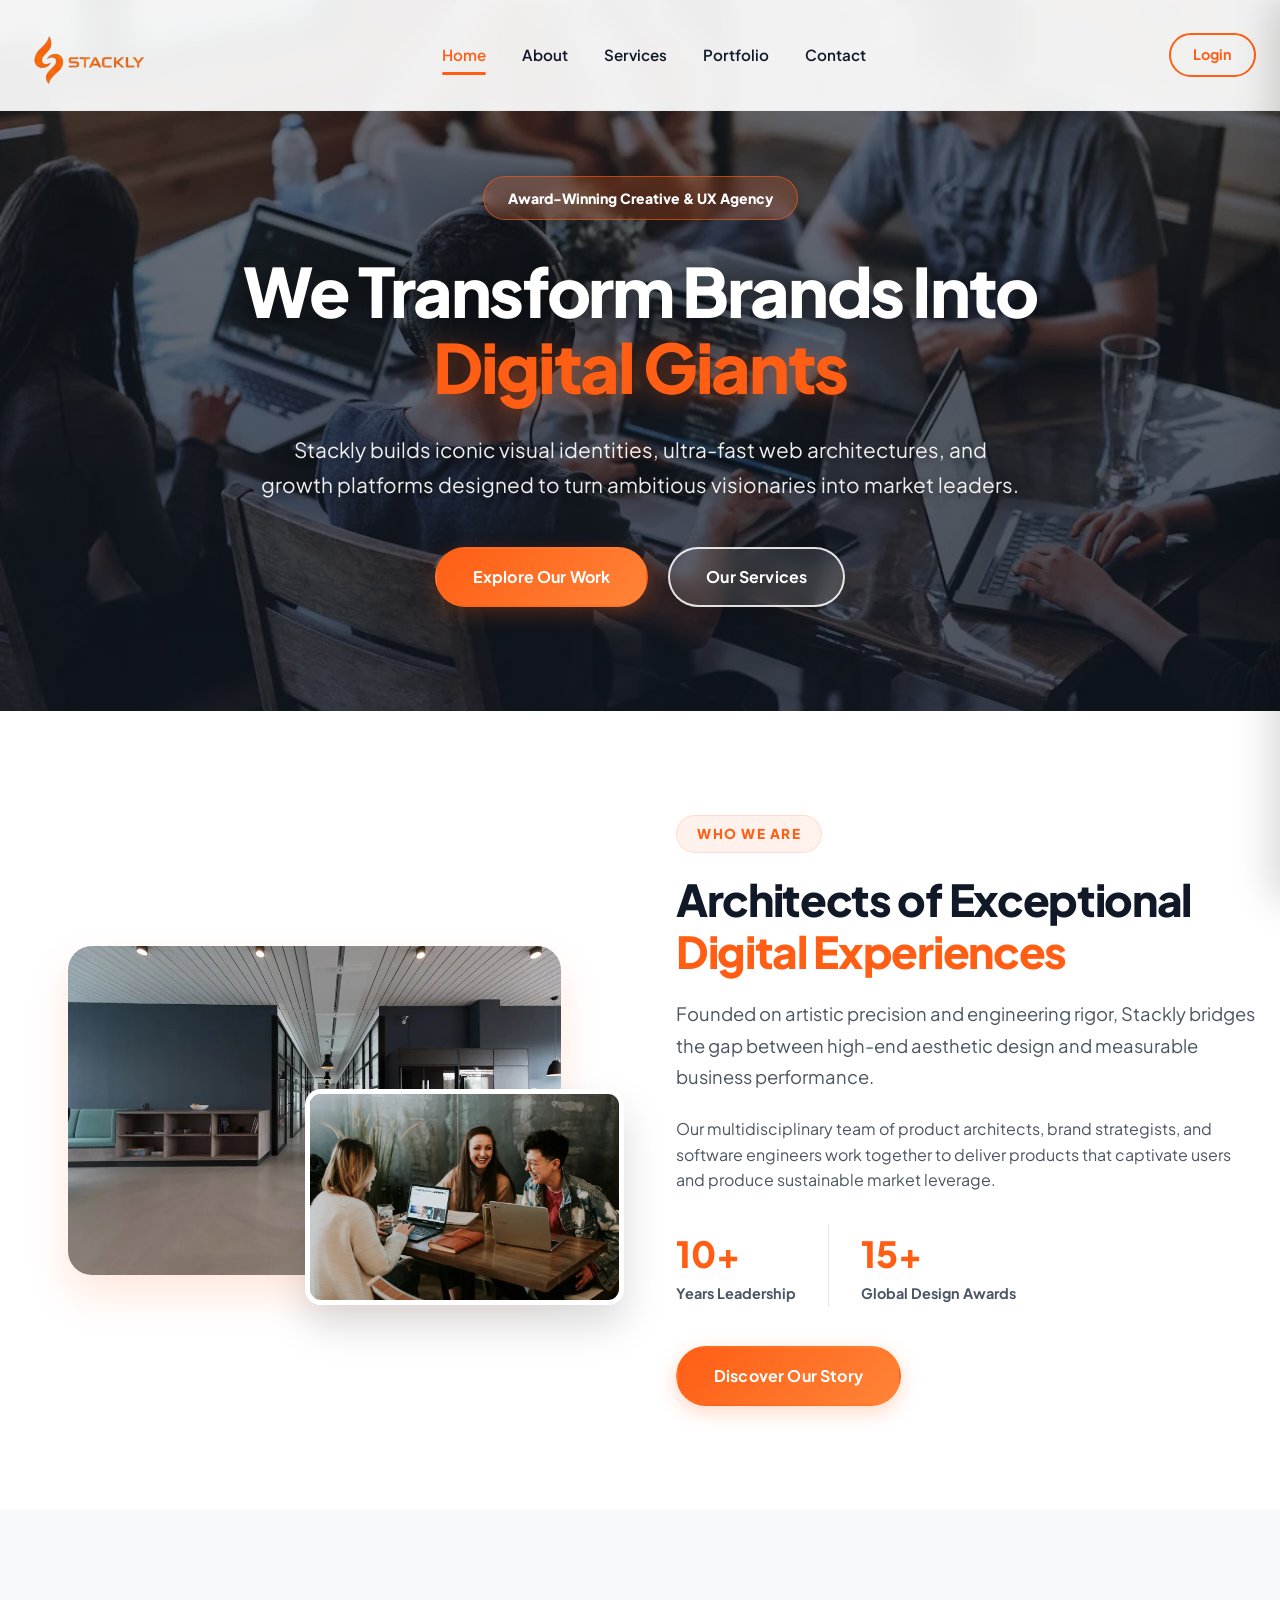
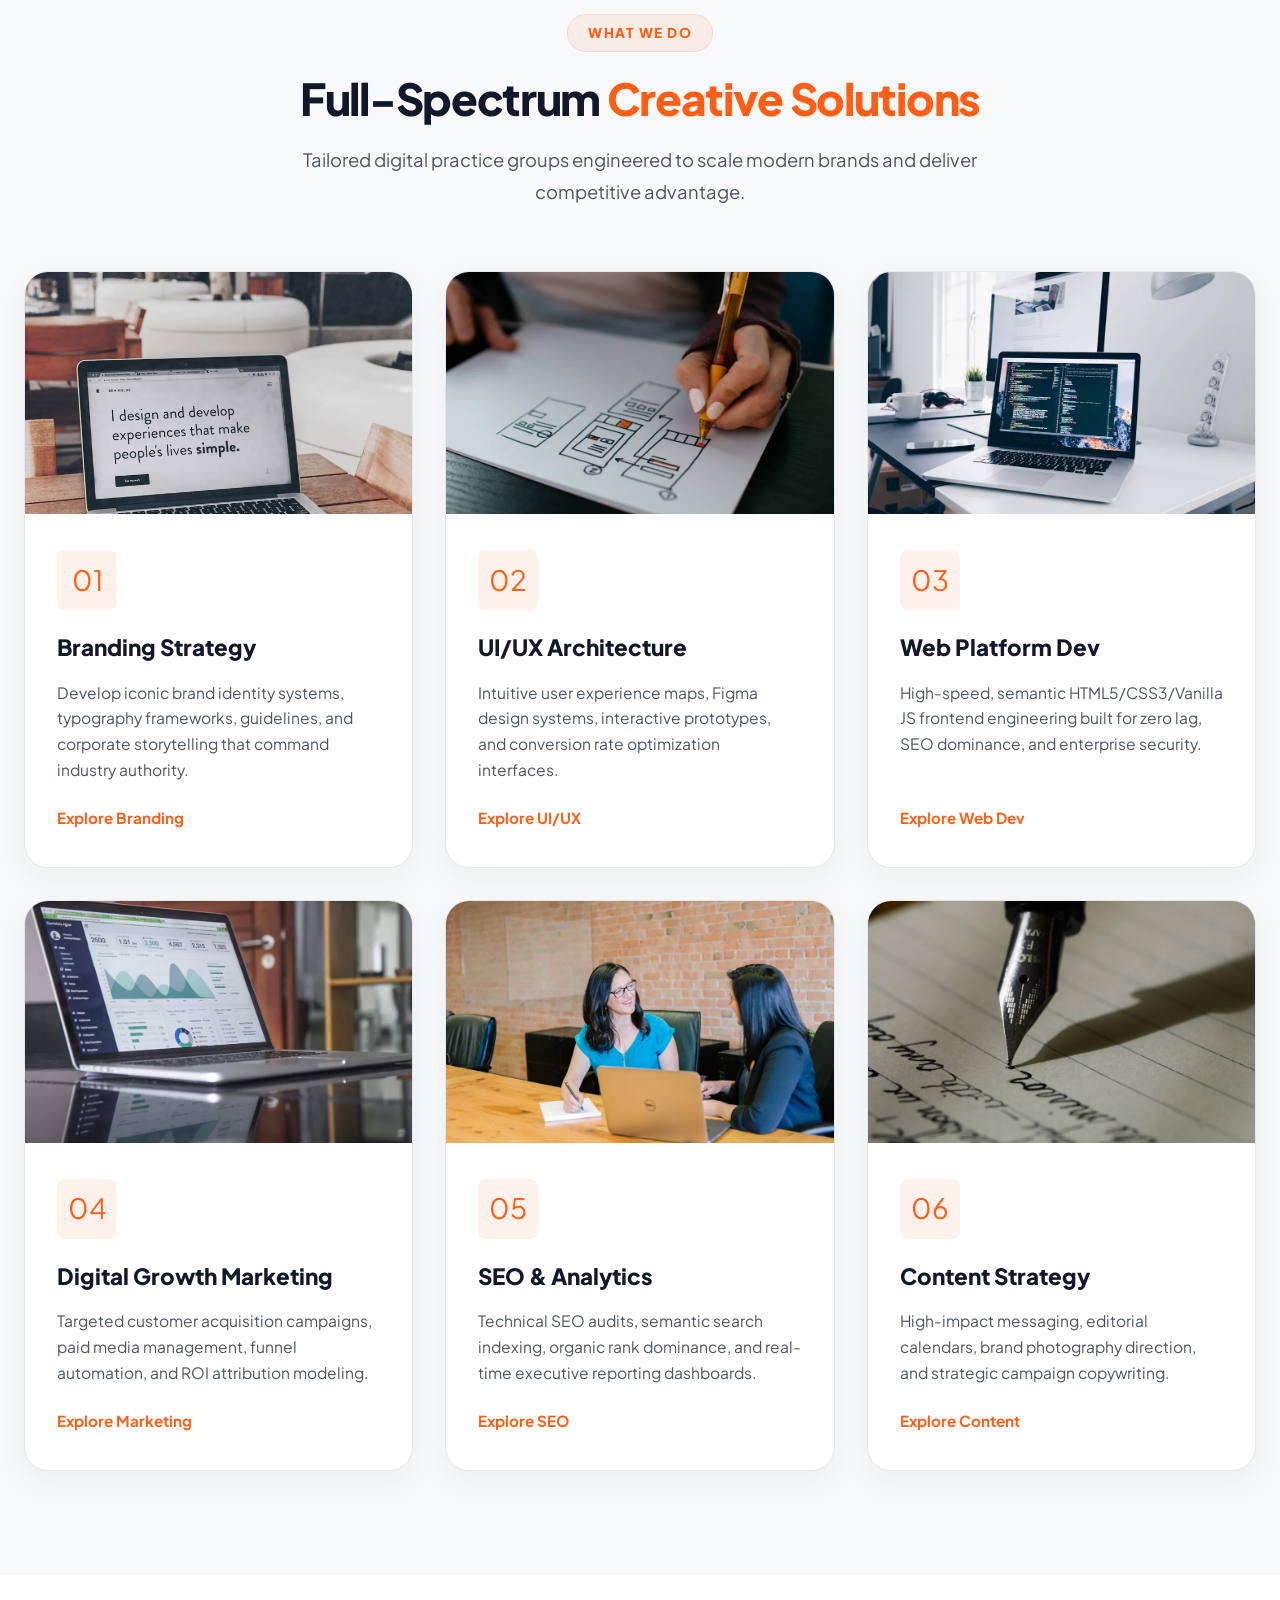
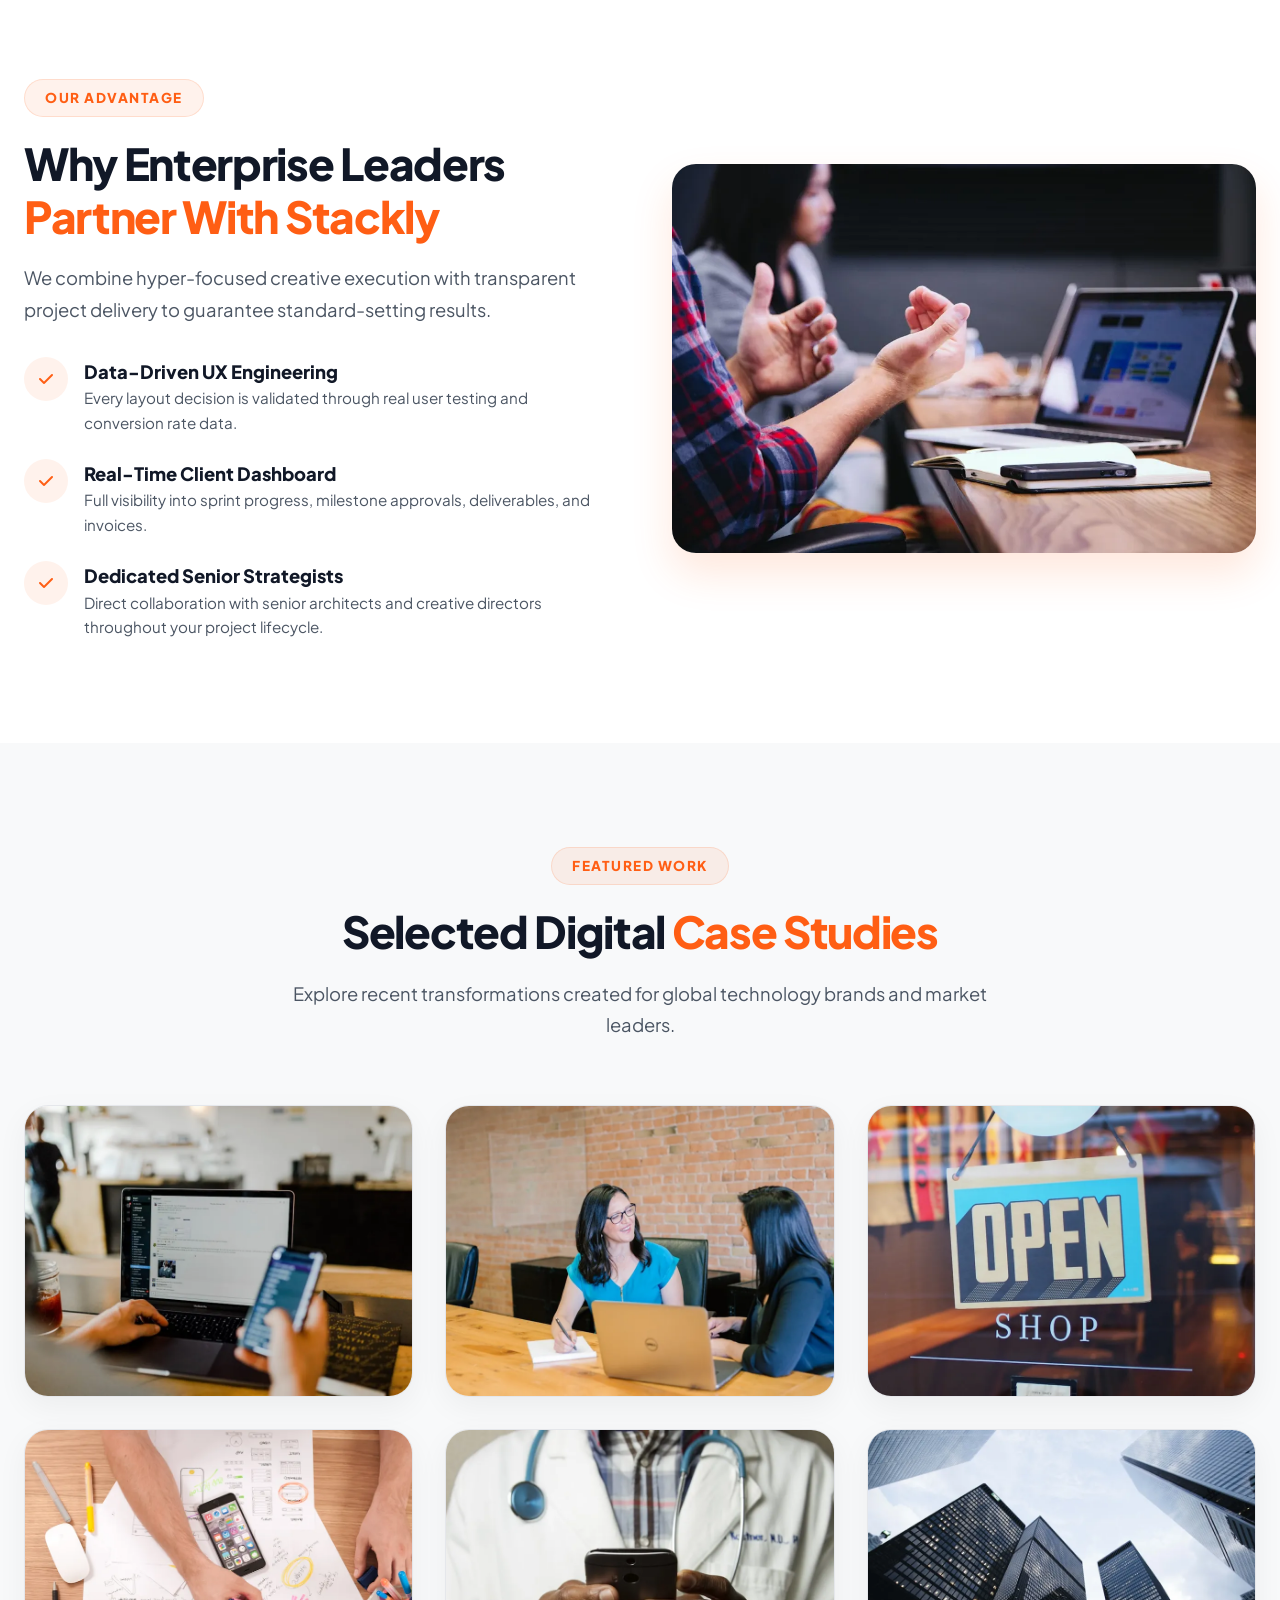
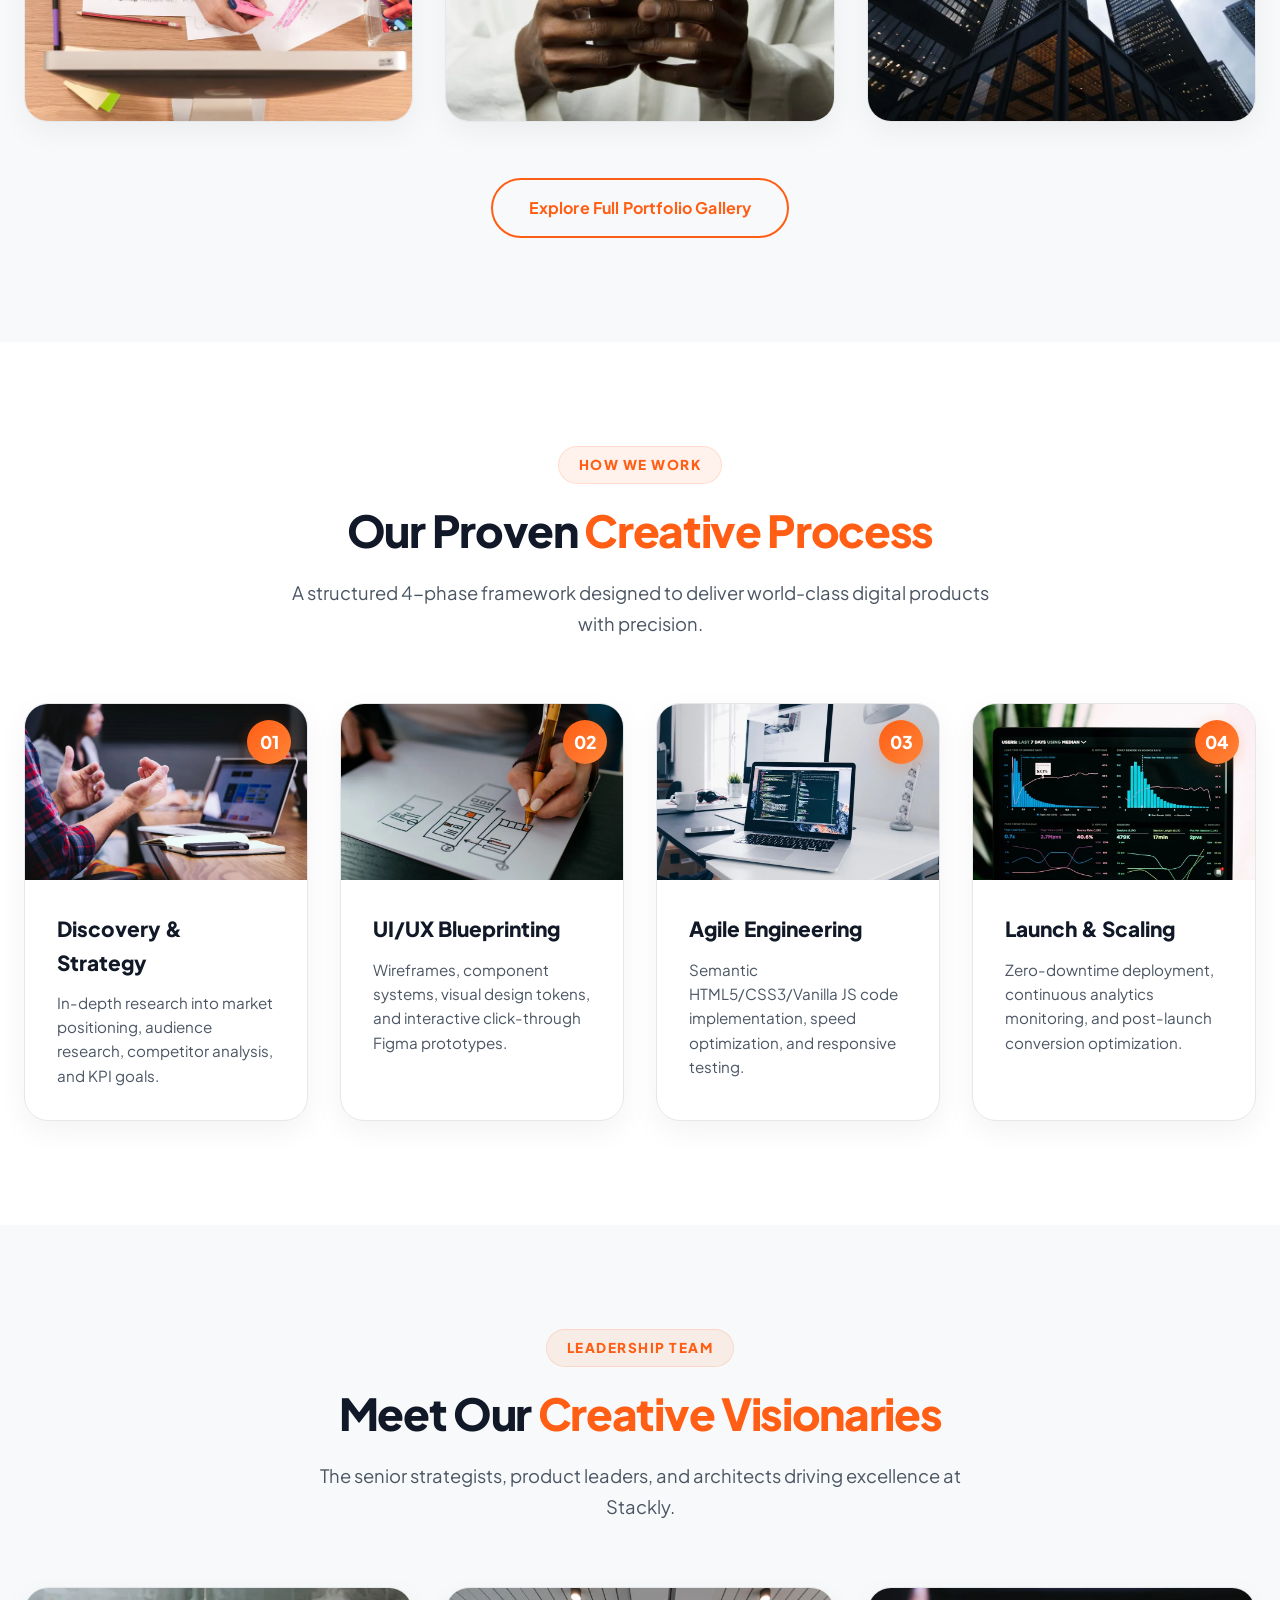
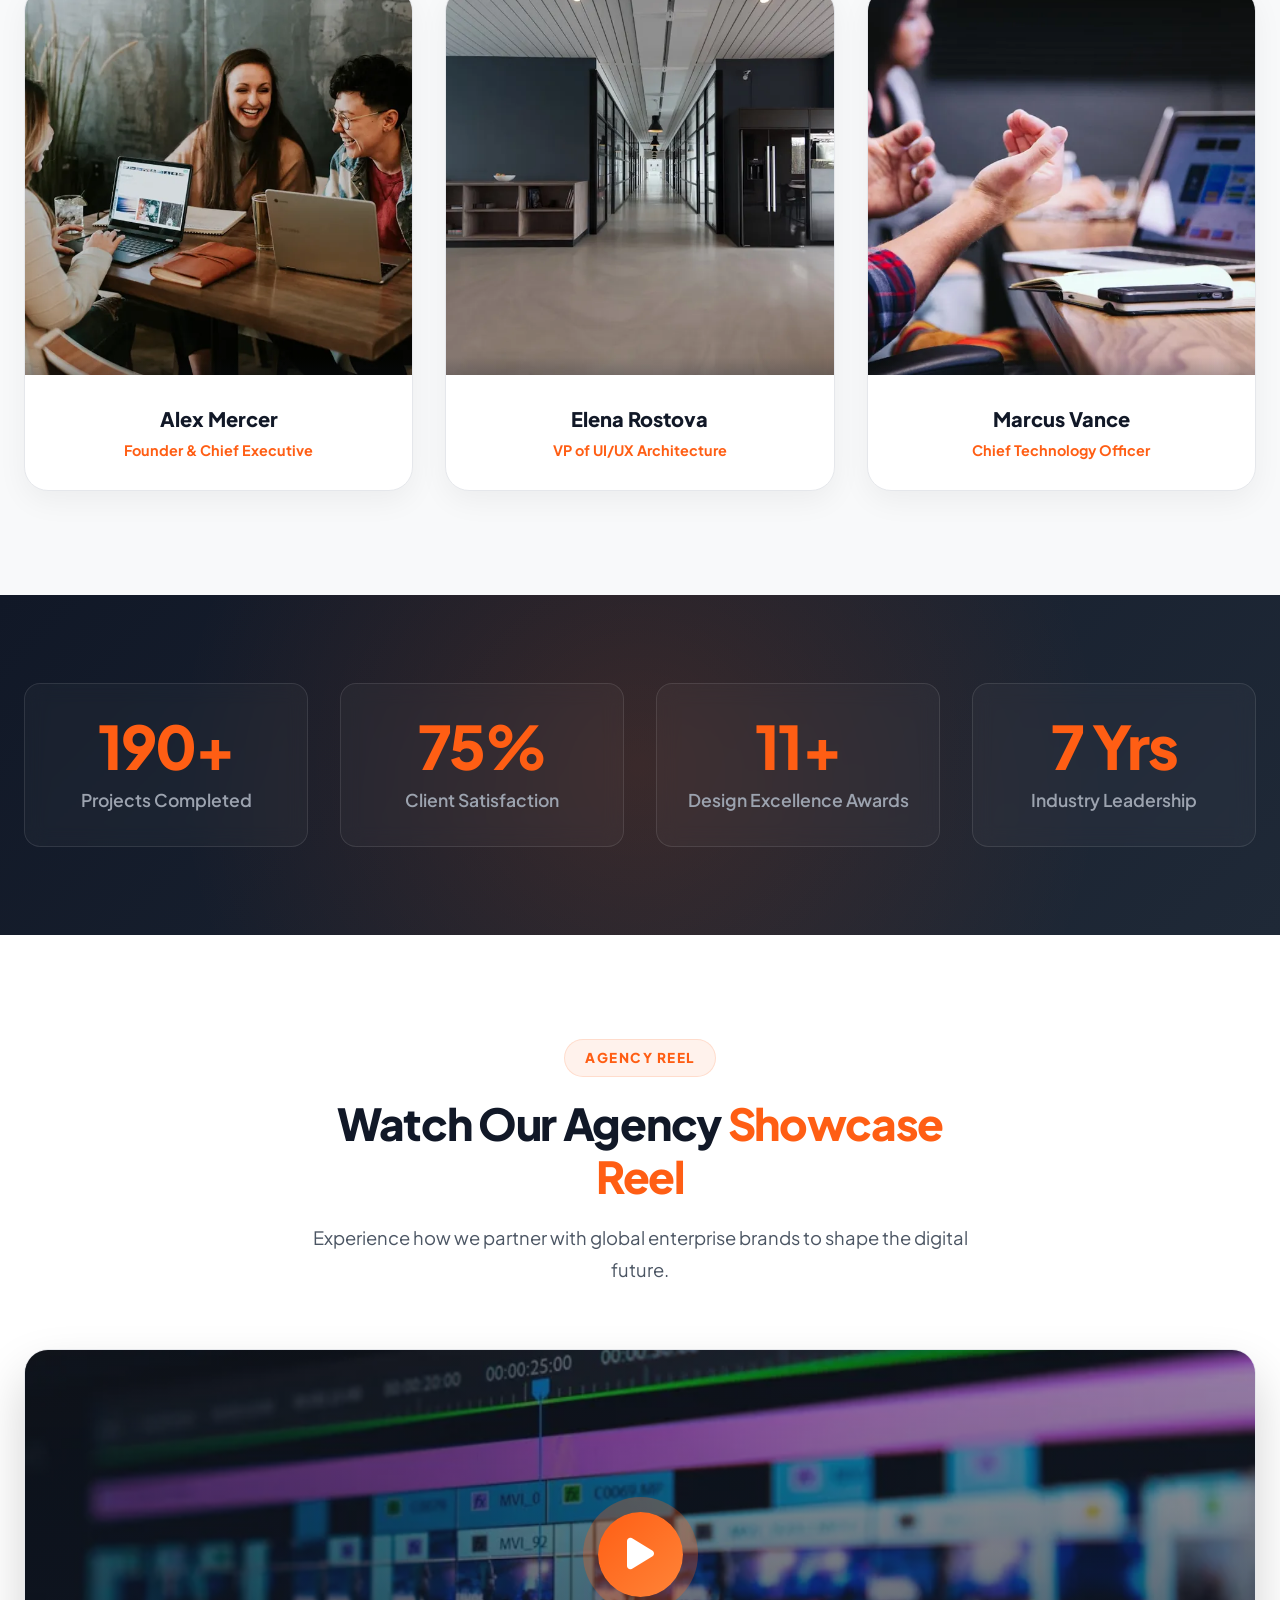
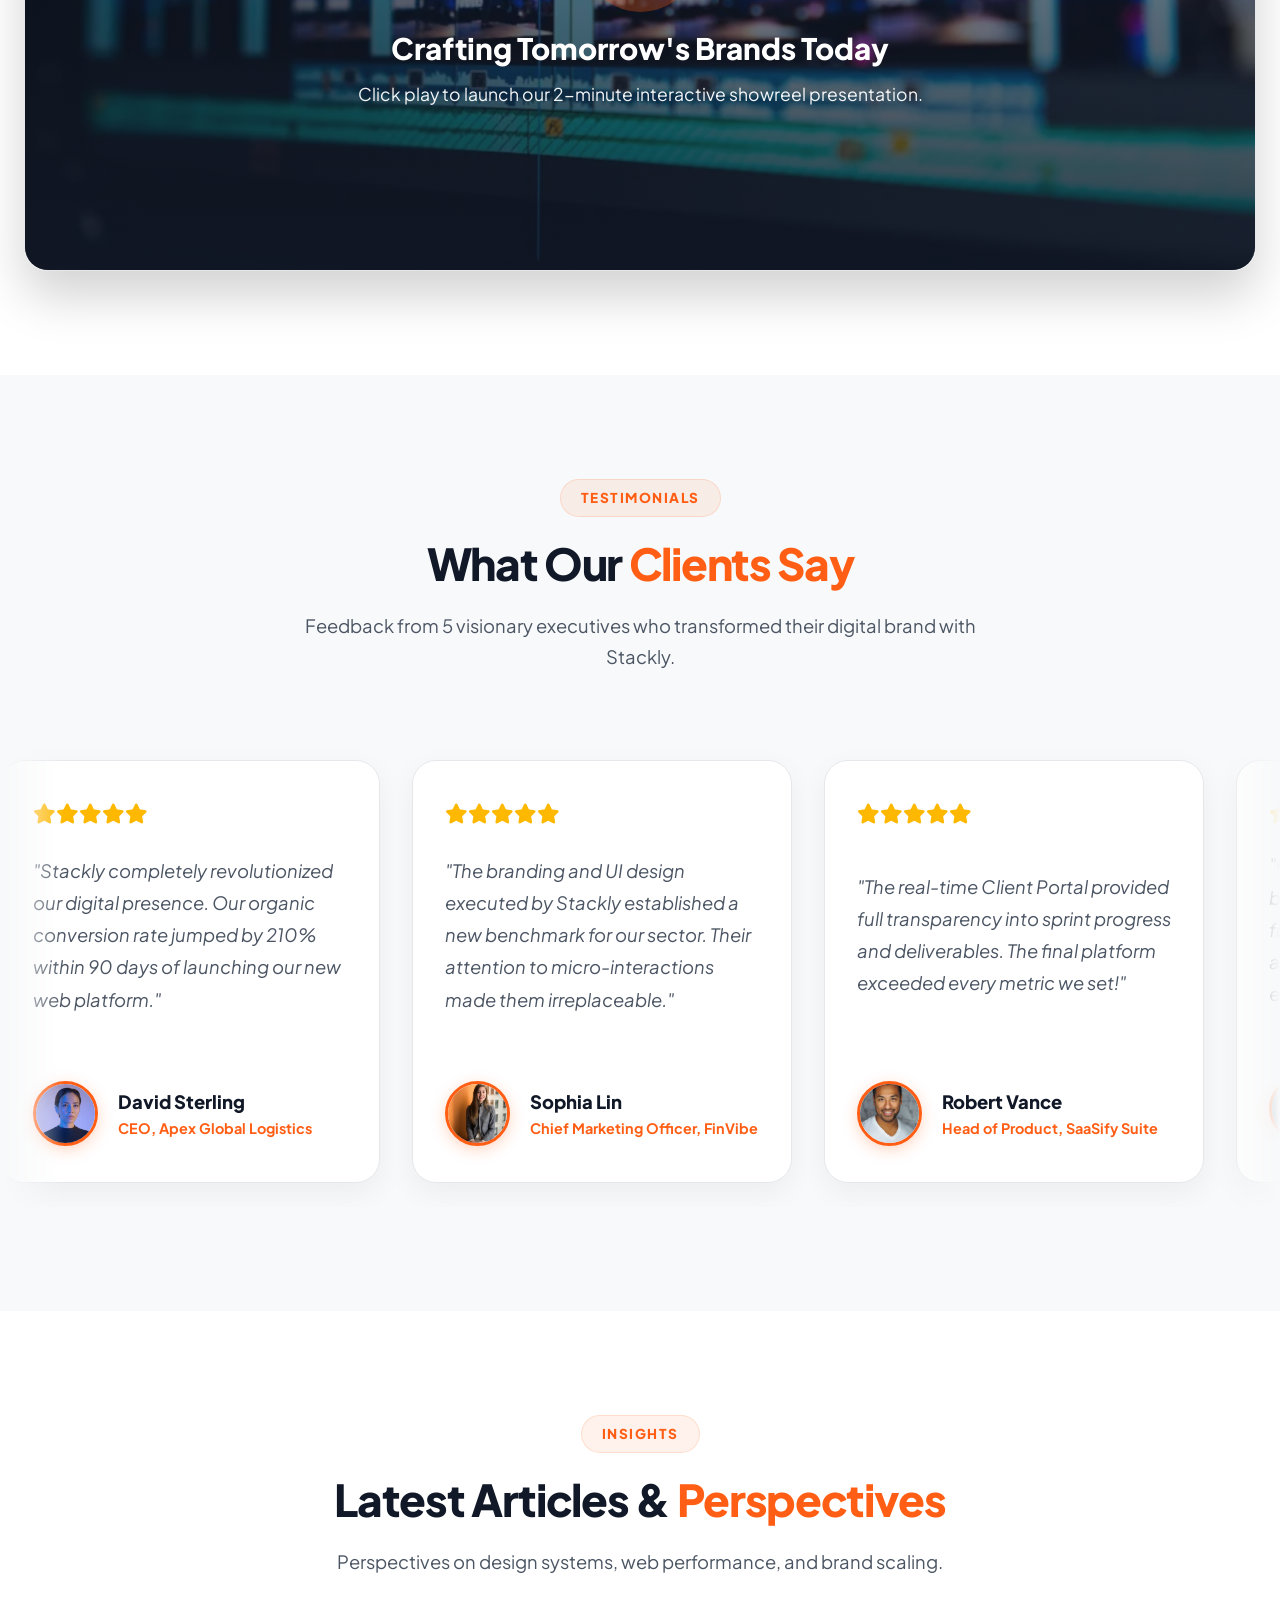
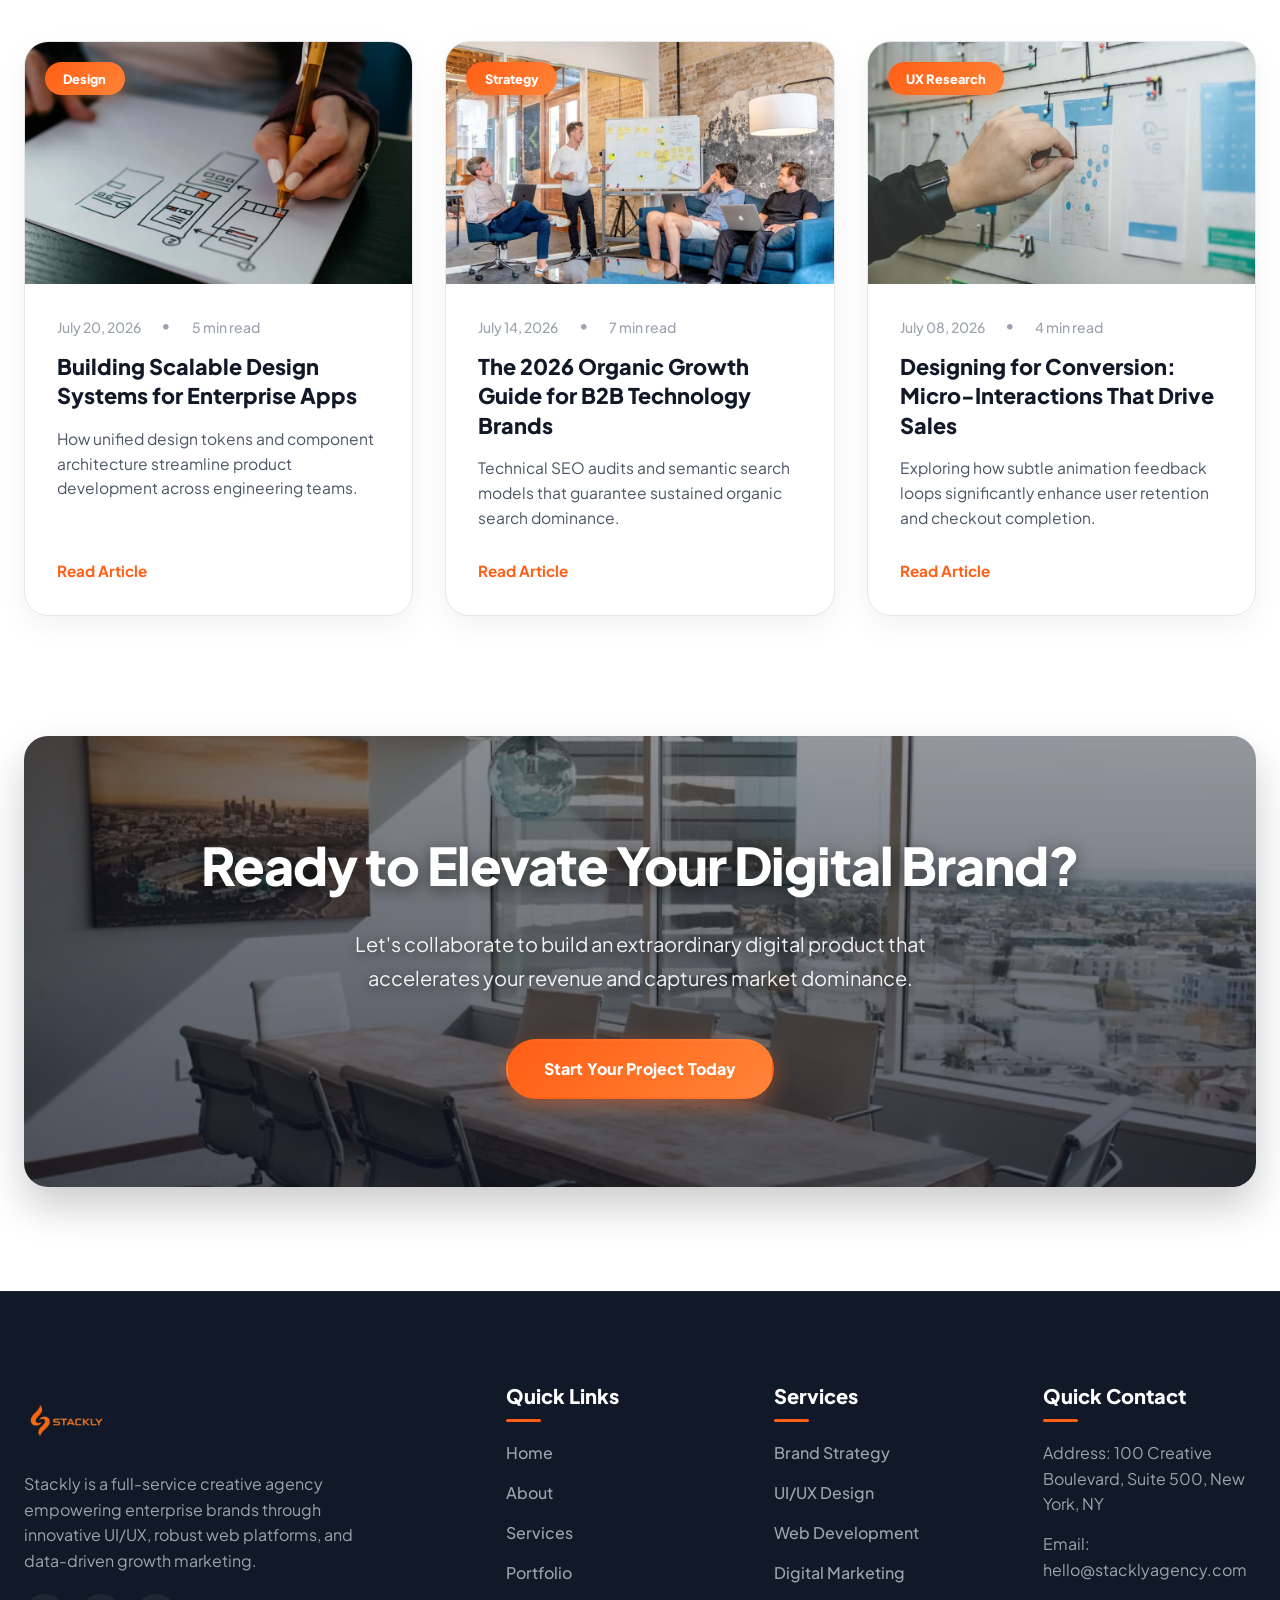
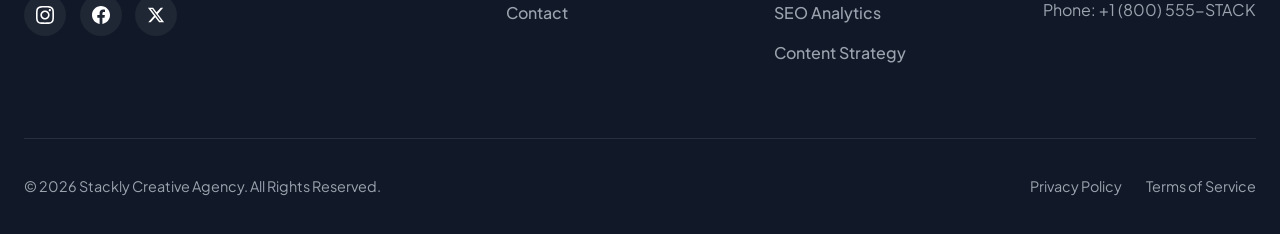
<file: index.html>
<!DOCTYPE html>
<html lang="en">
<head>
  <meta charset="UTF-8">
  <meta name="viewport" content="width=device-width, initial-scale=1.0">
  <title>Stackly | Luxury Creative & Digital Engineering Agency</title>
  <meta name="description" content="Stackly is an award-winning creative agency crafting high-converting brand identities, UI/UX designs, web platforms, and digital growth strategies.">
  <link rel="icon" type="image/webp" href="assets/images/logo.webp">
  <link rel="preconnect" href="https://fonts.googleapis.com">
  <link rel="preconnect" href="https://fonts.gstatic.com" crossorigin>
  <link href="https://fonts.googleapis.com/css2?family=Plus+Jakarta+Sans:wght@400;500;600;700;800&display=swap" rel="stylesheet">
  <link rel="stylesheet" href="https://cdnjs.cloudflare.com/ajax/libs/font-awesome/6.5.0/css/all.min.css">
  <link rel="stylesheet" href="css/style.css">
  <link rel="stylesheet" href="https://unpkg.com/aos@next/dist/aos.css" />
</head>
<body>

  <!-- Premium Brand Preloader -->
  <div class="preloader" id="preloader">
    <div class="preloader-content">
      <div class="preloader-logo-wrapper">
        <div class="preloader-glow-ring"></div>
        <div class="preloader-spinner-ring"></div>
        <img src="stackly logo03.webp" alt="Stackly Creative Agency" class="preloader-logo">
      </div>
      <div class="preloader-brand-title">STACKLY<span>.</span></div>
      <div class="preloader-bar">
        <div class="preloader-progress"></div>
      </div>
    </div>
  </div>

  <!-- Header / Navigation -->
  <header class="header">
    <div class="container nav-container">
      <a href="index.html" class="logo">
        <img src="stackly logo03.webp" alt="Stackly Creative Agency">
      </a>

            <nav class="nav-menu">
        <a href="index.html" class="nav-link active">Home</a>
        <a href="about.html" class="nav-link">About</a>
        <a href="services.html" class="nav-link">Services</a>
        <a href="portfolio.html" class="nav-link">Portfolio</a>
        <a href="contact.html" class="nav-link">Contact</a>
      </nav>

      <div class="nav-actions">
        <a href="login.html" class="btn btn-outline" style="padding: 0.5rem 1.35rem; font-size: 0.9rem;">Login</a>
        <button class="mobile-toggle" aria-label="Toggle Mobile Menu"><i class="fa-solid fa-bars"></i></button>
      </div>
    </div>
  </header>

  <!-- Mobile Drawer -->
  <div class="mobile-menu-overlay"></div>
  <aside class="mobile-drawer">
    <div class="mobile-drawer-header">
      <a href="index.html" class="logo">
        <img src="stackly logo03.webp" alt="Stackly Logo">
      </a>
      <div class="close-drawer"><i class="fa-solid fa-xmark"></i></div>
    </div>
        <div class="mobile-nav-links">
      <a href="index.html" class="mobile-nav-link active">Home</a>
      <a href="about.html" class="mobile-nav-link">About</a>
      <a href="services.html" class="mobile-nav-link">Services</a>
      <a href="portfolio.html" class="mobile-nav-link">Portfolio</a>
      <a href="contact.html" class="mobile-nav-link">Contact</a>
      <div class="mobile-nav-divider"></div>
      <a href="login.html" class="mobile-nav-login"><i class="fa-solid fa-right-to-bracket" style="margin-right: 0.5rem;"></i>Login</a>
    </div>
  </aside>

  <!-- Main Content -->
  <main>
    <!-- Hero Banner Section -->
    <section class="hero">
      <!-- 5 Live Running Background Images Layer -->
      <div class="hero-bg-slider">
        <div class="hero-bg-slide active" style="background-image: url('assets/images/hero-bg-1.webp');"></div>
        <div class="hero-bg-slide" style="background-image: url('assets/images/hero-bg-2.webp');"></div>
        <div class="hero-bg-slide" style="background-image: url('assets/images/hero-bg-3.webp');"></div>
        <div class="hero-bg-slide" style="background-image: url('assets/images/hero-bg-4.webp');"></div>
        <div class="hero-bg-slide" style="background-image: url('assets/images/hero-bg-5.webp');"></div>
        <div class="hero-bg-overlay"></div>
      </div>

      <div class="container hero-grid">
        <div class="hero-content" data-aos="fade-up" data-aos-duration="1000">
          <div class="hero-badge">Award-Winning Creative & UX Agency</div>
          <h1 class="hero-title">We Transform Brands Into <span>Digital Giants</span></h1>
          <p class="hero-description">Stackly builds iconic visual identities, ultra-fast web architectures, and growth platforms designed to turn ambitious visionaries into market leaders.</p>
          <div class="hero-btns">
            <a href="404.html" class="btn btn-primary">Explore Our Work</a>
            <a href="404.html" class="btn btn-outline">Our Services</a>
          </div>
        </div>
      </div>
    </section>



    <!-- About Agency Section with Dual Image Overlap Collages -->
    <section class="section">
      <div class="container">
        <div class="grid grid-2" style="align-items: center; gap: 4.5rem;">
          <div class="image-collage" data-aos="fade-right" data-aos-duration="800">
            <img src="assets/images/agency-office.webp" alt="Stackly Agency Office" class="collage-primary">
            <img src="assets/images/creative-team.webp" alt="Stackly Creative Team" class="collage-secondary">
          </div>
          <div data-aos="fade-left" data-aos-duration="800">
            <span class="badge">WHO WE ARE</span>
            <h2 class="section-title">Architects of Exceptional <span>Digital Experiences</span></h2>
            <p class="section-desc" style="margin-bottom: 1.5rem;">Founded on artistic precision and engineering rigor, Stackly bridges the gap between high-end aesthetic design and measurable business performance.</p>
            <p style="color: var(--text-muted); margin-bottom: 2rem;">Our multidisciplinary team of product architects, brand strategists, and software engineers work together to deliver products that captivate users and produce sustainable market leverage.</p>
            
            <div class="about-quick-stats">
              <div>
                <div style="font-size: 2.25rem; font-weight: 800; color: var(--primary);">10+</div>
                <div style="font-size: 0.9rem; color: var(--text-muted); font-weight: 700;">Years Leadership</div>
              </div>
              <div class="stat-divider">
                <div style="font-size: 2.25rem; font-weight: 800; color: var(--primary);">15+</div>
                <div style="font-size: 0.9rem; color: var(--text-muted); font-weight: 700;">Global Design Awards</div>
              </div>
            </div>

            <a href="404.html" class="btn btn-primary">Discover Our Story</a>
          </div>
        </div>
      </div>
    </section>

    <!-- Services Section with Visual WEBP Image Cards -->
    <section class="section section-alt">
      <div class="container">
        <div class="section-header" data-aos="fade-up" data-aos-duration="800">
          <span class="badge">WHAT WE DO</span>
          <h2 class="section-title">Full-Spectrum <span>Creative Solutions</span></h2>
          <p class="section-desc">Tailored digital practice groups engineered to scale modern brands and deliver competitive advantage.</p>
        </div>

        <div class="grid grid-3">
          
          <!-- Service 1 -->
          <div class="service-card" data-aos="fade-up" data-aos-duration="800" data-aos-delay="100">
            <div class="service-card-img-wrap">
              <img src="assets/images/branding-strategy.webp" alt="Branding Strategy" loading="lazy">
            </div>
            <div class="service-card-body">
              <div class="service-icon">01</div>
              <h3>Branding Strategy</h3>
              <p>Develop iconic brand identity systems, typography frameworks, guidelines, and corporate storytelling that command industry authority.</p>
              <a href="404.html" class="link-arrow">Explore Branding</a>
            </div>
          </div>

          <!-- Service 2 -->
          <div class="service-card" data-aos="fade-up" data-aos-duration="800" data-aos-delay="200">
            <div class="service-card-img-wrap">
              <img src="assets/images/ui-ux-design.webp" alt="UI/UX Design" loading="lazy">
            </div>
            <div class="service-card-body">
              <div class="service-icon">02</div>
              <h3>UI/UX Architecture</h3>
              <p>Intuitive user experience maps, Figma design systems, interactive prototypes, and conversion rate optimization interfaces.</p>
              <a href="404.html" class="link-arrow">Explore UI/UX</a>
            </div>
          </div>

          <!-- Service 3 -->
          <div class="service-card" data-aos="fade-up" data-aos-duration="800" data-aos-delay="300">
            <div class="service-card-img-wrap">
              <img src="assets/images/website-development.webp" alt="Website Development" loading="lazy">
            </div>
            <div class="service-card-body">
              <div class="service-icon">03</div>
              <h3>Web Platform Dev</h3>
              <p>High-speed, semantic HTML5/CSS3/Vanilla JS frontend engineering built for zero lag, SEO dominance, and enterprise security.</p>
              <a href="404.html" class="link-arrow">Explore Web Dev</a>
            </div>
          </div>

          <!-- Service 4 -->
          <div class="service-card" data-aos="fade-up" data-aos-duration="800" data-aos-delay="100">
            <div class="service-card-img-wrap">
              <img src="assets/images/digital-marketing.webp" alt="Digital Marketing" loading="lazy">
            </div>
            <div class="service-card-body">
              <div class="service-icon">04</div>
              <h3>Digital Growth Marketing</h3>
              <p>Targeted customer acquisition campaigns, paid media management, funnel automation, and ROI attribution modeling.</p>
              <a href="404.html" class="link-arrow">Explore Marketing</a>
            </div>
          </div>

          <!-- Service 5 -->
          <div class="service-card" data-aos="fade-up" data-aos-duration="800" data-aos-delay="200">
            <div class="service-card-img-wrap">
              <img src="assets/images/seo-analytics.webp" alt="SEO Analytics" loading="lazy">
            </div>
            <div class="service-card-body">
              <div class="service-icon">05</div>
              <h3>SEO & Analytics</h3>
              <p>Technical SEO audits, semantic search indexing, organic rank dominance, and real-time executive reporting dashboards.</p>
              <a href="404.html" class="link-arrow">Explore SEO</a>
            </div>
          </div>

          <!-- Service 6 -->
          <div class="service-card" data-aos="fade-up" data-aos-duration="800" data-aos-delay="300">
            <div class="service-card-img-wrap">
              <img src="assets/images/content-strategy.webp" alt="Content Strategy" loading="lazy">
            </div>
            <div class="service-card-body">
              <div class="service-icon">06</div>
              <h3>Content Strategy</h3>
              <p>High-impact messaging, editorial calendars, brand photography direction, and strategic campaign copywriting.</p>
              <a href="404.html" class="link-arrow">Explore Content</a>
            </div>
          </div>

        </div>
      </div>
    </section>

    <!-- Why Choose Us with High-Res Image Card -->
    <section class="section">
      <div class="container">
        <div class="grid grid-2" style="align-items: center; gap: 4rem;">
          <div data-aos="fade-right" data-aos-duration="800">
            <span class="badge">OUR ADVANTAGE</span>
            <h2 class="section-title">Why Enterprise Leaders <span>Partner With Stackly</span></h2>
            <p class="section-desc" style="margin-bottom: 2rem;">We combine hyper-focused creative execution with transparent project delivery to guarantee standard-setting results.</p>
            
            <div style="display: flex; flex-direction: column; gap: 1.5rem;">
              <div style="display: flex; gap: 1rem;">
                <div style="width: 44px; height: 44px; border-radius: 50%; background: var(--primary-light); color: var(--primary); display: flex; align-items: center; justify-content: center; font-size: 1rem; flex-shrink: 0;"><i class="fa-solid fa-check"></i></div>
                <div>
                  <h4 style="font-size: 1.15rem; font-weight: 800;">Data-Driven UX Engineering</h4>
                  <p style="color: var(--text-muted); font-size: 0.95rem;">Every layout decision is validated through real user testing and conversion rate data.</p>
                </div>
              </div>

              <div style="display: flex; gap: 1rem;">
                <div style="width: 44px; height: 44px; border-radius: 50%; background: var(--primary-light); color: var(--primary); display: flex; align-items: center; justify-content: center; font-size: 1rem; flex-shrink: 0;"><i class="fa-solid fa-check"></i></div>
                <div>
                  <h4 style="font-size: 1.15rem; font-weight: 800;">Real-Time Client Dashboard</h4>
                  <p style="color: var(--text-muted); font-size: 0.95rem;">Full visibility into sprint progress, milestone approvals, deliverables, and invoices.</p>
                </div>
              </div>

              <div style="display: flex; gap: 1rem;">
                <div style="width: 44px; height: 44px; border-radius: 50%; background: var(--primary-light); color: var(--primary); display: flex; align-items: center; justify-content: center; font-size: 1rem; flex-shrink: 0;"><i class="fa-solid fa-check"></i></div>
                <div>
                  <h4 style="font-size: 1.15rem; font-weight: 800;">Dedicated Senior Strategists</h4>
                  <p style="color: var(--text-muted); font-size: 0.95rem;">Direct collaboration with senior architects and creative directors throughout your project lifecycle.</p>
                </div>
              </div>
            </div>
          </div>

          <div data-aos="fade-left" data-aos-duration="800">
            <img src="assets/images/client-meetings.webp" alt="Stackly Strategic Collaboration" style="border-radius: var(--radius-lg); box-shadow: var(--card-shadow-hover);">
          </div>
        </div>
      </div>
    </section>

    <!-- Featured Portfolio Grid -->
    <section class="section section-alt">
      <div class="container">
        <div class="section-header" data-aos="fade-up" data-aos-duration="800">
          <span class="badge">FEATURED WORK</span>
          <h2 class="section-title">Selected Digital <span>Case Studies</span></h2>
          <p class="section-desc">Explore recent transformations created for global technology brands and market leaders.</p>
        </div>

        <div class="grid grid-3">
          <div class="portfolio-card" data-aos="fade-up" data-aos-duration="800" data-aos-delay="100">
            <div class="portfolio-img-wrap">
              <img src="assets/images/portfolio-1.webp" alt="Vortex Financial Identity" loading="lazy">
              <div class="portfolio-overlay">
                <span class="portfolio-cat">Branding Strategy</span>
                <h3 class="portfolio-title">Vortex Financial Identity</h3>
                <a href="404.html" class="portfolio-btn">View Case Study</a>
              </div>
            </div>
          </div>

          <div class="portfolio-card" data-aos="fade-up" data-aos-duration="800" data-aos-delay="200">
            <div class="portfolio-img-wrap">
              <img src="assets/images/portfolio-2.webp" alt="CloudSync SaaS Interface" loading="lazy">
              <div class="portfolio-overlay">
                <span class="portfolio-cat">UI/UX Architecture</span>
                <h3 class="portfolio-title">CloudSync SaaS Suite</h3>
                <a href="404.html" class="portfolio-btn">View Case Study</a>
              </div>
            </div>
          </div>

          <div class="portfolio-card" data-aos="fade-up" data-aos-duration="800" data-aos-delay="300">
            <div class="portfolio-img-wrap">
              <img src="assets/images/portfolio-3.webp" alt="Luxe Attire Shop" loading="lazy">
              <div class="portfolio-overlay">
                <span class="portfolio-cat">Web Development</span>
                <h3 class="portfolio-title">Luxe Attire E-Shop</h3>
                <a href="404.html" class="portfolio-btn">View Case Study</a>
              </div>
            </div>
          </div>

          <div class="portfolio-card" data-aos="fade-up" data-aos-duration="800" data-aos-delay="100">
            <div class="portfolio-img-wrap">
              <img src="assets/images/portfolio-4.webp" alt="Apex Growth Campaign" loading="lazy">
              <div class="portfolio-overlay">
                <span class="portfolio-cat">Digital Marketing</span>
                <h3 class="portfolio-title">Apex Growth Strategy</h3>
                <a href="404.html" class="portfolio-btn">View Case Study</a>
              </div>
            </div>
          </div>

          <div class="portfolio-card" data-aos="fade-up" data-aos-duration="800" data-aos-delay="200">
            <div class="portfolio-img-wrap">
              <img src="assets/images/portfolio-5.webp" alt="HealthTrack Mobile App" loading="lazy">
              <div class="portfolio-overlay">
                <span class="portfolio-cat">UI/UX Design</span>
                <h3 class="portfolio-title">HealthTrack Patient App</h3>
                <a href="404.html" class="portfolio-btn">View Case Study</a>
              </div>
            </div>
          </div>

          <div class="portfolio-card" data-aos="fade-up" data-aos-duration="800" data-aos-delay="300">
            <div class="portfolio-img-wrap">
              <img src="assets/images/portfolio-6.webp" alt="FinVibe Banking Portal" loading="lazy">
              <div class="portfolio-overlay">
                <span class="portfolio-cat">Web Platform</span>
                <h3 class="portfolio-title">FinVibe Banking Portal</h3>
                <a href="404.html" class="portfolio-btn">View Case Study</a>
              </div>
            </div>
          </div>
        </div>

        <div class="text-center" style="margin-top: 3.5rem;" data-aos="fade-up" data-aos-duration="800">
          <a href="portfolio.html" class="btn btn-outline">Explore Full Portfolio Gallery</a>
        </div>
      </div>
    </section>

    <!-- Visual Creative Process Section -->
    <section class="section">
      <div class="container">
        <div class="section-header" data-aos="fade-up" data-aos-duration="800">
          <span class="badge">HOW WE WORK</span>
          <h2 class="section-title">Our Proven <span>Creative Process</span></h2>
          <p class="section-desc">A structured 4-phase framework designed to deliver world-class digital products with precision.</p>
        </div>

        <div class="grid grid-4">
          <div class="process-card-visual" data-aos="fade-up" data-aos-duration="800" data-aos-delay="100">
            <div class="process-img-wrap">
              <img src="assets/images/client-meetings.webp" alt="Discovery Phase" loading="lazy">
              <span class="process-step-badge">01</span>
            </div>
            <div class="process-body">
              <h3>Discovery & Strategy</h3>
              <p>In-depth research into market positioning, audience research, competitor analysis, and KPI goals.</p>
            </div>
          </div>

          <div class="process-card-visual" data-aos="fade-up" data-aos-duration="800" data-aos-delay="200">
            <div class="process-img-wrap">
              <img src="assets/images/ui-ux-design.webp" alt="UI UX Blueprinting" loading="lazy">
              <span class="process-step-badge">02</span>
            </div>
            <div class="process-body">
              <h3>UI/UX Blueprinting</h3>
              <p>Wireframes, component systems, visual design tokens, and interactive click-through Figma prototypes.</p>
            </div>
          </div>

          <div class="process-card-visual" data-aos="fade-up" data-aos-duration="800" data-aos-delay="300">
            <div class="process-img-wrap">
              <img src="assets/images/website-development.webp" alt="Agile Engineering" loading="lazy">
              <span class="process-step-badge">03</span>
            </div>
            <div class="process-body">
              <h3>Agile Engineering</h3>
              <p>Semantic HTML5/CSS3/Vanilla JS code implementation, speed optimization, and responsive testing.</p>
            </div>
          </div>

          <div class="process-card-visual" data-aos="fade-up" data-aos-duration="800" data-aos-delay="400">
            <div class="process-img-wrap">
              <img src="assets/images/business-growth.webp" alt="Launch & Scale" loading="lazy">
              <span class="process-step-badge">04</span>
            </div>
            <div class="process-body">
              <h3>Launch & Scaling</h3>
              <p>Zero-downtime deployment, continuous analytics monitoring, and post-launch conversion optimization.</p>
            </div>
          </div>
        </div>
      </div>
    </section>

    <!-- Meet Our Team with Visual Photos -->
    <section class="section section-alt">
      <div class="container">
        <div class="section-header" data-aos="fade-up" data-aos-duration="800">
          <span class="badge">LEADERSHIP TEAM</span>
          <h2 class="section-title">Meet Our <span>Creative Visionaries</span></h2>
          <p class="section-desc">The senior strategists, product leaders, and architects driving excellence at Stackly.</p>
        </div>

        <div class="grid grid-3">
          <div class="team-card" data-aos="fade-up" data-aos-duration="800" data-aos-delay="100">
            <div class="team-img-wrap">
              <img src="assets/images/creative-team.webp" alt="Alex Mercer" loading="lazy">
              <div class="team-social">
                <a href="404.html" class="social-icon" aria-label="Instagram"><svg width="15" height="15" fill="currentColor" viewBox="0 0 24 24"><path d="M12 2.163c3.204 0 3.584.012 4.85.07 3.252.148 4.771 1.691 4.919 4.919.058 1.265.069 1.645.069 4.849 0 3.205-.012 3.584-.069 4.849-.149 3.225-1.664 4.771-4.919 4.919-1.266.058-1.644.07-4.85.07-3.204 0-3.584-.012-4.849-.07-3.26-.149-4.771-1.699-4.919-4.92-.058-1.265-.07-1.644-.07-4.849 0-3.204.013-3.583.07-4.849.149-3.227 1.664-4.771 4.919-4.919 1.266-.057 1.645-.069 4.849-.069zm0-2.163c-3.259 0-3.667.014-4.947.072-4.358.2-6.78 2.618-6.98 6.98-.059 1.281-.073 1.689-.073 4.948 0 3.259.014 3.668.072 4.948.2 4.358 2.618 6.78 6.98 6.98 1.281.058 1.689.072 4.948.072 3.259 0 3.668-.014 4.948-.072 4.354-.2 6.782-2.618 6.979-6.98.059-1.28.073-1.689.073-4.948 0-3.259-.014-3.667-.072-4.947-.196-4.354-2.617-6.78-6.979-6.98-1.281-.059-1.69-.073-4.949-.073zm0 5.838c-3.403 0-6.162 2.759-6.162 6.162s2.759 6.163 6.162 6.163 6.162-2.759 6.162-6.163c0-3.403-2.759-6.162-6.162-6.162zm0 10.162c-2.209 0-4-1.79-4-4 0-2.209 1.791-4 4-4s4 1.791 4 4c0 2.21-1.791 4-4 4zm6.406-11.845c-.796 0-1.441.645-1.441 1.44s.645 1.44 1.441 1.44c.795 0 1.439-.645 1.439-1.44s-.644-1.44-1.439-1.44z"/></svg></a>
                <a href="404.html" class="social-icon" aria-label="Facebook"><svg width="15" height="15" fill="currentColor" viewBox="0 0 24 24"><path d="M24 12.073c0-6.627-5.373-12-12-12s-12 5.373-12 12c0 5.99 4.388 10.954 10.125 11.854v-8.385H7.078v-3.47h3.047V9.43c0-3.007 1.792-4.669 4.533-4.669 1.312 0 2.686.235 2.686.235v2.953H15.83c-1.491 0-1.956.925-1.956 1.874v2.25h3.328l-.532 3.47h-2.796v8.385C19.612 23.027 24 18.062 24 12.073z"/></svg></a>
                <a href="404.html" class="social-icon" aria-label="Twitter"><svg width="15" height="15" fill="currentColor" viewBox="0 0 24 24"><path d="M18.244 2.25h3.308l-7.227 8.26 8.502 11.24H16.17l-5.214-6.817L4.99 21.75H1.68l7.73-8.835L1.254 2.25H8.08l4.713 6.231zm-1.161 17.52h1.833L7.084 4.126H5.117z"/></svg></a>
              </div>
            </div>
            <div class="team-info">
              <h4>Alex Mercer</h4>
              <p>Founder & Chief Executive</p>
            </div>
          </div>

          <div class="team-card" data-aos="fade-up" data-aos-duration="800" data-aos-delay="200">
            <div class="team-img-wrap">
              <img src="assets/images/agency-office.webp" alt="Elena Rostova" loading="lazy">
              <div class="team-social">
                <a href="404.html" class="social-icon" aria-label="Instagram"><svg width="15" height="15" fill="currentColor" viewBox="0 0 24 24"><path d="M12 2.163c3.204 0 3.584.012 4.85.07 3.252.148 4.771 1.691 4.919 4.919.058 1.265.069 1.645.069 4.849 0 3.205-.012 3.584-.069 4.849-.149 3.225-1.664 4.771-4.919 4.919-1.266.058-1.644.07-4.85.07-3.204 0-3.584-.012-4.849-.07-3.26-.149-4.771-1.699-4.919-4.92-.058-1.265-.07-1.644-.07-4.849 0-3.204.013-3.583.07-4.849.149-3.227 1.664-4.771 4.919-4.919 1.266-.057 1.645-.069 4.849-.069zm0-2.163c-3.259 0-3.667.014-4.947.072-4.358.2-6.78 2.618-6.98 6.98-.059 1.281-.073 1.689-.073 4.948 0 3.259.014 3.668.072 4.948.2 4.358 2.618 6.78 6.98 6.98 1.281.058 1.689.072 4.948.072 3.259 0 3.668-.014 4.948-.072 4.354-.2 6.782-2.618 6.979-6.98.059-1.28.073-1.689.073-4.948 0-3.259-.014-3.667-.072-4.947-.196-4.354-2.617-6.78-6.979-6.98-1.281-.059-1.69-.073-4.949-.073zm0 5.838c-3.403 0-6.162 2.759-6.162 6.162s2.759 6.163 6.162 6.163 6.162-2.759 6.162-6.163c0-3.403-2.759-6.162-6.162-6.162zm0 10.162c-2.209 0-4-1.79-4-4 0-2.209 1.791-4 4-4s4 1.791 4 4c0 2.21-1.791 4-4 4zm6.406-11.845c-.796 0-1.441.645-1.441 1.44s.645 1.44 1.441 1.44c.795 0 1.439-.645 1.439-1.44s-.644-1.44-1.439-1.44z"/></svg></a>
                <a href="404.html" class="social-icon" aria-label="Facebook"><svg width="15" height="15" fill="currentColor" viewBox="0 0 24 24"><path d="M24 12.073c0-6.627-5.373-12-12-12s-12 5.373-12 12c0 5.99 4.388 10.954 10.125 11.854v-8.385H7.078v-3.47h3.047V9.43c0-3.007 1.792-4.669 4.533-4.669 1.312 0 2.686.235 2.686.235v2.953H15.83c-1.491 0-1.956.925-1.956 1.874v2.25h3.328l-.532 3.47h-2.796v8.385C19.612 23.027 24 18.062 24 12.073z"/></svg></a>
                <a href="404.html" class="social-icon" aria-label="Twitter"><svg width="15" height="15" fill="currentColor" viewBox="0 0 24 24"><path d="M18.244 2.25h3.308l-7.227 8.26 8.502 11.24H16.17l-5.214-6.817L4.99 21.75H1.68l7.73-8.835L1.254 2.25H8.08l4.713 6.231zm-1.161 17.52h1.833L7.084 4.126H5.117z"/></svg></a>
              </div>
            </div>
            <div class="team-info">
              <h4>Elena Rostova</h4>
              <p>VP of UI/UX Architecture</p>
            </div>
          </div>

          <div class="team-card" data-aos="fade-up" data-aos-duration="800" data-aos-delay="300">
            <div class="team-img-wrap">
              <img src="assets/images/client-meetings.webp" alt="Marcus Vance" loading="lazy">
              <div class="team-social">
                <a href="404.html" class="social-icon" aria-label="Instagram"><svg width="15" height="15" fill="currentColor" viewBox="0 0 24 24"><path d="M12 2.163c3.204 0 3.584.012 4.85.07 3.252.148 4.771 1.691 4.919 4.919.058 1.265.069 1.645.069 4.849 0 3.205-.012 3.584-.069 4.849-.149 3.225-1.664 4.771-4.919 4.919-1.266.058-1.644.07-4.85.07-3.204 0-3.584-.012-4.849-.07-3.26-.149-4.771-1.699-4.919-4.92-.058-1.265-.07-1.644-.07-4.849 0-3.204.013-3.583.07-4.849.149-3.227 1.664-4.771 4.919-4.919 1.266-.057 1.645-.069 4.849-.069zm0-2.163c-3.259 0-3.667.014-4.947.072-4.358.2-6.78 2.618-6.98 6.98-.059 1.281-.073 1.689-.073 4.948 0 3.259.014 3.668.072 4.948.2 4.358 2.618 6.78 6.98 6.98 1.281.058 1.689.072 4.948.072 3.259 0 3.668-.014 4.948-.072 4.354-.2 6.782-2.618 6.979-6.98.059-1.28.073-1.689.073-4.948 0-3.259-.014-3.667-.072-4.947-.196-4.354-2.617-6.78-6.979-6.98-1.281-.059-1.69-.073-4.949-.073zm0 5.838c-3.403 0-6.162 2.759-6.162 6.162s2.759 6.163 6.162 6.163 6.162-2.759 6.162-6.163c0-3.403-2.759-6.162-6.162-6.162zm0 10.162c-2.209 0-4-1.79-4-4 0-2.209 1.791-4 4-4s4 1.791 4 4c0 2.21-1.791 4-4 4zm6.406-11.845c-.796 0-1.441.645-1.441 1.44s.645 1.44 1.441 1.44c.795 0 1.439-.645 1.439-1.44s-.644-1.44-1.439-1.44z"/></svg></a>
                <a href="404.html" class="social-icon" aria-label="Facebook"><svg width="15" height="15" fill="currentColor" viewBox="0 0 24 24"><path d="M24 12.073c0-6.627-5.373-12-12-12s-12 5.373-12 12c0 5.99 4.388 10.954 10.125 11.854v-8.385H7.078v-3.47h3.047V9.43c0-3.007 1.792-4.669 4.533-4.669 1.312 0 2.686.235 2.686.235v2.953H15.83c-1.491 0-1.956.925-1.956 1.874v2.25h3.328l-.532 3.47h-2.796v8.385C19.612 23.027 24 18.062 24 12.073z"/></svg></a>
                <a href="404.html" class="social-icon" aria-label="Twitter"><svg width="15" height="15" fill="currentColor" viewBox="0 0 24 24"><path d="M18.244 2.25h3.308l-7.227 8.26 8.502 11.24H16.17l-5.214-6.817L4.99 21.75H1.68l7.73-8.835L1.254 2.25H8.08l4.713 6.231zm-1.161 17.52h1.833L7.084 4.126H5.117z"/></svg></a>
              </div>
            </div>
            <div class="team-info">
              <h4>Marcus Vance</h4>
              <p>Chief Technology Officer</p>
            </div>
          </div>
        </div>
      </div>
    </section>

    <!-- Company Statistics Section -->
    <section class="stats-section" data-aos="zoom-in" data-aos-duration="1000">
      <div class="container">
        <div class="grid grid-4">
          <div class="stat-card">
            <div class="stat-number" data-count="250" data-suffix="+">0</div>
            <div class="stat-label">Projects Completed</div>
          </div>

          <div class="stat-card">
            <div class="stat-number" data-count="99" data-suffix="%">0</div>
            <div class="stat-label">Client Satisfaction</div>
          </div>

          <div class="stat-card">
            <div class="stat-number" data-count="15" data-suffix="+">0</div>
            <div class="stat-label">Design Excellence Awards</div>
          </div>

          <div class="stat-card">
            <div class="stat-number" data-count="10" data-suffix=" Yrs">0</div>
            <div class="stat-label">Industry Leadership</div>
          </div>
        </div>
      </div>
    </section>

    <!-- Video Presentation Section -->
    <section class="section">
      <div class="container">
        <div class="section-header" data-aos="fade-up" data-aos-duration="800">
          <span class="badge">AGENCY REEL</span>
          <h2 class="section-title">Watch Our Agency <span>Showcase Reel</span></h2>
          <p class="section-desc">Experience how we partner with global enterprise brands to shape the digital future.</p>
        </div>

        <div class="video-banner" data-aos="zoom-in-up" data-aos-duration="800">
          <img src="assets/images/video-presentation.webp" alt="Stackly Video Presentation">
          <div class="video-overlay">
            <a href="404.html" style="display: inline-block; text-decoration: none;"><div class="play-btn"><i class="fa-solid fa-play"></i></div></a>
            <h3 class="video-overlay-title">Crafting Tomorrow's Brands Today</h3>
            <p class="video-overlay-desc">Click play to launch our 2-minute interactive showreel presentation.</p>
          </div>
        </div>
      </div>
    </section>


    <!-- Client Testimonials Section - 5 Persons Reviews Running Continuously Horizontally -->
    <section class="section section-alt">
      <div class="container">
        <div class="section-header" data-aos="fade-up" data-aos-duration="800">
          <span class="badge">TESTIMONIALS</span>
          <h2 class="section-title">What Our <span>Clients Say</span></h2>
          <p class="section-desc">Feedback from 5 visionary executives who transformed their digital brand with Stackly.</p>
        </div>
      </div>

      <!-- Infinite Continuous Horizontal Running Marquee Slider -->
      <div class="testimonial-marquee-wrapper" data-aos="fade-up" data-aos-duration="1000">
        <div class="testimonial-marquee-track">
          
          <!-- Review Person 1 -->
          <div class="testimonial-card-marquee">
            <div class="testimonial-rating"><i class="fa-solid fa-star"></i><i class="fa-solid fa-star"></i><i class="fa-solid fa-star"></i><i class="fa-solid fa-star"></i><i class="fa-solid fa-star"></i></div>
            <p class="testimonial-text">"Stackly completely revolutionized our digital presence. Our organic conversion rate jumped by 210% within 90 days of launching our new web platform."</p>
            <div class="testimonial-author" style="margin-top: 1.5rem;">
              <img src="assets/images/testimonial-1.webp" alt="David Sterling" class="author-img">
              <div class="author-info">
                <h4>David Sterling</h4>
                <p>CEO, Apex Global Logistics</p>
              </div>
            </div>
          </div>

          <!-- Review Person 2 -->
          <div class="testimonial-card-marquee">
            <div class="testimonial-rating"><i class="fa-solid fa-star"></i><i class="fa-solid fa-star"></i><i class="fa-solid fa-star"></i><i class="fa-solid fa-star"></i><i class="fa-solid fa-star"></i></div>
            <p class="testimonial-text">"The branding and UI design executed by Stackly established a new benchmark for our sector. Their attention to micro-interactions made them irreplaceable."</p>
            <div class="testimonial-author" style="margin-top: 1.5rem;">
              <img src="assets/images/testimonial-2.webp" alt="Sophia Lin" class="author-img">
              <div class="author-info">
                <h4>Sophia Lin</h4>
                <p>Chief Marketing Officer, FinVibe</p>
              </div>
            </div>
          </div>

          <!-- Review Person 3 -->
          <div class="testimonial-card-marquee">
            <div class="testimonial-rating"><i class="fa-solid fa-star"></i><i class="fa-solid fa-star"></i><i class="fa-solid fa-star"></i><i class="fa-solid fa-star"></i><i class="fa-solid fa-star"></i></div>
            <p class="testimonial-text">"The real-time Client Portal provided full transparency into sprint progress and deliverables. The final platform exceeded every metric we set!"</p>
            <div class="testimonial-author" style="margin-top: 1.5rem;">
              <img src="assets/images/testimonial-3.webp" alt="Robert Vance" class="author-img">
              <div class="author-info">
                <h4>Robert Vance</h4>
                <p>Head of Product, SaaSify Suite</p>
              </div>
            </div>
          </div>

          <!-- Review Person 4 -->
          <div class="testimonial-card-marquee">
            <div class="testimonial-rating"><i class="fa-solid fa-star"></i><i class="fa-solid fa-star"></i><i class="fa-solid fa-star"></i><i class="fa-solid fa-star"></i><i class="fa-solid fa-star"></i></div>
            <p class="testimonial-text">"Our online lead inquiries increased by +340% following Stackly's frontend overhaul. They are true architects of high-conversion digital experiences."</p>
            <div class="testimonial-author" style="margin-top: 1.5rem;">
              <img src="assets/images/testimonial-4.webp" alt="Marcus Chen" class="author-img">
              <div class="author-info">
                <h4>Marcus Chen</h4>
                <p>Managing Director, Vortex Media</p>
              </div>
            </div>
          </div>

          <!-- Review Person 5 -->
          <div class="testimonial-card-marquee">
            <div class="testimonial-rating"><i class="fa-solid fa-star"></i><i class="fa-solid fa-star"></i><i class="fa-solid fa-star"></i><i class="fa-solid fa-star"></i><i class="fa-solid fa-star"></i></div>
            <p class="testimonial-text">"Stackly delivered our complex SaaS portal ahead of schedule with zero performance lag. Their engineering team exceeded every expectation."</p>
            <div class="testimonial-author" style="margin-top: 1.5rem;">
              <img src="assets/images/testimonial-5.webp" alt="Elena Rostova" class="author-img">
              <div class="author-info">
                <h4>Elena Rostova</h4>
                <p>Chief Technology Officer, Elevate Labs</p>
              </div>
            </div>
          </div>

          <!-- Duplicate Set for Seamless Continuous Horizontal Loop -->
          <div class="testimonial-card-marquee">
            <div class="testimonial-rating"><i class="fa-solid fa-star"></i><i class="fa-solid fa-star"></i><i class="fa-solid fa-star"></i><i class="fa-solid fa-star"></i><i class="fa-solid fa-star"></i></div>
            <p class="testimonial-text">"Stackly completely revolutionized our digital presence. Our organic conversion rate jumped by 210% within 90 days of launching our new web platform."</p>
            <div class="testimonial-author" style="margin-top: 1.5rem;">
              <img src="assets/images/testimonial-1.webp" alt="David Sterling" class="author-img">
              <div class="author-info">
                <h4>David Sterling</h4>
                <p>CEO, Apex Global Logistics</p>
              </div>
            </div>
          </div>

          <div class="testimonial-card-marquee">
            <div class="testimonial-rating"><i class="fa-solid fa-star"></i><i class="fa-solid fa-star"></i><i class="fa-solid fa-star"></i><i class="fa-solid fa-star"></i><i class="fa-solid fa-star"></i></div>
            <p class="testimonial-text">"The branding and UI design executed by Stackly established a new benchmark for our sector. Their attention to micro-interactions made them irreplaceable."</p>
            <div class="testimonial-author" style="margin-top: 1.5rem;">
              <img src="assets/images/testimonial-2.webp" alt="Sophia Lin" class="author-img">
              <div class="author-info">
                <h4>Sophia Lin</h4>
                <p>Chief Marketing Officer, FinVibe</p>
              </div>
            </div>
          </div>

          <div class="testimonial-card-marquee">
            <div class="testimonial-rating"><i class="fa-solid fa-star"></i><i class="fa-solid fa-star"></i><i class="fa-solid fa-star"></i><i class="fa-solid fa-star"></i><i class="fa-solid fa-star"></i></div>
            <p class="testimonial-text">"The real-time Client Portal provided full transparency into sprint progress and deliverables. The final platform exceeded every metric we set!"</p>
            <div class="testimonial-author" style="margin-top: 1.5rem;">
              <img src="assets/images/testimonial-3.webp" alt="Robert Vance" class="author-img">
              <div class="author-info">
                <h4>Robert Vance</h4>
                <p>Head of Product, SaaSify Suite</p>
              </div>
            </div>
          </div>

          <div class="testimonial-card-marquee">
            <div class="testimonial-rating"><i class="fa-solid fa-star"></i><i class="fa-solid fa-star"></i><i class="fa-solid fa-star"></i><i class="fa-solid fa-star"></i><i class="fa-solid fa-star"></i></div>
            <p class="testimonial-text">"Our online lead inquiries increased by +340% following Stackly's frontend overhaul. They are true architects of high-conversion digital experiences."</p>
            <div class="testimonial-author" style="margin-top: 1.5rem;">
              <img src="assets/images/testimonial-4.webp" alt="Marcus Chen" class="author-img">
              <div class="author-info">
                <h4>Marcus Chen</h4>
                <p>Managing Director, Vortex Media</p>
              </div>
            </div>
          </div>

          <div class="testimonial-card-marquee">
            <div class="testimonial-rating"><i class="fa-solid fa-star"></i><i class="fa-solid fa-star"></i><i class="fa-solid fa-star"></i><i class="fa-solid fa-star"></i><i class="fa-solid fa-star"></i></div>
            <p class="testimonial-text">"Stackly delivered our complex SaaS portal ahead of schedule with zero performance lag. Their engineering team exceeded every expectation."</p>
            <div class="testimonial-author" style="margin-top: 1.5rem;">
              <img src="assets/images/testimonial-5.webp" alt="Elena Rostova" class="author-img">
              <div class="author-info">
                <h4>Elena Rostova</h4>
                <p>Chief Technology Officer, Elevate Labs</p>
              </div>
            </div>
          </div>

        </div>
      </div>
    </section>

    <!-- Latest Blog Articles with Visuals -->
    <section class="section">
      <div class="container">
        <div class="section-header">
          <span class="badge">INSIGHTS</span>
          <h2 class="section-title">Latest Articles & <span>Perspectives</span></h2>
          <p class="section-desc">Perspectives on design systems, web performance, and brand scaling.</p>
        </div>

        <div class="grid grid-3">
          <article class="blog-card">
            <div class="blog-img-wrap">
              <img src="assets/images/blog-1.webp" alt="Design Systems Article" loading="lazy">
              <span class="blog-category">Design</span>
            </div>
            <div class="blog-content">
              <div class="blog-meta">July 20, 2026 <i class="fa-solid fa-circle" style="font-size:0.35rem; vertical-align:middle; margin: 0 0.4rem;"></i>5 min read</div>
              <h3 class="blog-title"><a href="404.html">Building Scalable Design Systems for Enterprise Apps</a></h3>
              <p class="blog-excerpt">How unified design tokens and component architecture streamline product development across engineering teams.</p>
              <a href="404.html" class="link-arrow">Read Article</a>
            </div>
          </article>

          <article class="blog-card">
            <div class="blog-img-wrap">
              <img src="assets/images/blog-2.webp" alt="SEO Optimization Article" loading="lazy">
              <span class="blog-category">Strategy</span>
            </div>
            <div class="blog-content">
              <div class="blog-meta">July 14, 2026 <i class="fa-solid fa-circle" style="font-size:0.35rem; vertical-align:middle; margin: 0 0.4rem;"></i>7 min read</div>
              <h3 class="blog-title"><a href="404.html">The 2026 Organic Growth Guide for B2B Technology Brands</a></h3>
              <p class="blog-excerpt">Technical SEO audits and semantic search models that guarantee sustained organic search dominance.</p>
              <a href="404.html" class="link-arrow">Read Article</a>
            </div>
          </article>

          <article class="blog-card">
            <div class="blog-img-wrap">
              <img src="assets/images/blog-3.webp" alt="UX Strategy Article" loading="lazy">
              <span class="blog-category">UX Research</span>
            </div>
            <div class="blog-content">
              <div class="blog-meta">July 08, 2026 <i class="fa-solid fa-circle" style="font-size:0.35rem; vertical-align:middle; margin: 0 0.4rem;"></i>4 min read</div>
              <h3 class="blog-title"><a href="404.html">Designing for Conversion: Micro-Interactions That Drive Sales</a></h3>
              <p class="blog-excerpt">Exploring how subtle animation feedback loops significantly enhance user retention and checkout completion.</p>
              <a href="404.html" class="link-arrow">Read Article</a>
            </div>
          </article>
        </div>
      </div>
    </section>

    <!-- Image-Backed Call to Action Banner -->
    <section class="section" style="padding-top: 1rem;">
      <div class="container">
        <div class="cta-banner" data-aos="zoom-in" data-aos-duration="800">
          <h2>Ready to Elevate Your Digital Brand?</h2>
          <p>Let's collaborate to build an extraordinary digital product that accelerates your revenue and captures market dominance.</p>
          <a href="404.html" class="btn btn-white">Start Your Project Today</a>
        </div>
      </div>
    </section>
  </main>

  <button class="scroll-top-btn" aria-label="Scroll to top"><i class="fa-solid fa-arrow-up"></i></button>
  
      <!-- Footer -->
  <footer class="footer">
    <div class="container">
      <div class="footer-grid">
        <div class="footer-brand">
          <a href="index.html" class="logo">
            <img src="stackly logo03.webp" alt="Stackly Logo">
          </a>
          <p>Stackly is a full-service creative agency empowering enterprise brands through innovative UI/UX, robust web platforms, and data-driven growth marketing.</p>
          <div class="footer-socials">
            <a href="404.html" aria-label="Instagram"><svg width="18" height="18" fill="currentColor" viewBox="0 0 24 24"><path d="M12 2.163c3.204 0 3.584.012 4.85.07 3.252.148 4.771 1.691 4.919 4.919.058 1.265.069 1.645.069 4.849 0 3.205-.012 3.584-.069 4.849-.149 3.225-1.664 4.771-4.919 4.919-1.266.058-1.644.07-4.85.07-3.204 0-3.584-.012-4.849-.07-3.26-.149-4.771-1.699-4.919-4.92-.058-1.265-.07-1.644-.07-4.849 0-3.204.013-3.583.07-4.849.149-3.227 1.664-4.771 4.919-4.919 1.266-.057 1.645-.069 4.849-.069zm0-2.163c-3.259 0-3.667.014-4.947.072-4.358.2-6.78 2.618-6.98 6.98-.059 1.281-.073 1.689-.073 4.948 0 3.259.014 3.668.072 4.948.2 4.358 2.618 6.78 6.98 6.98 1.281.058 1.689.072 4.948.072 3.259 0 3.668-.014 4.948-.072 4.354-.2 6.782-2.618 6.979-6.98.059-1.28.073-1.689.073-4.948 0-3.259-.014-3.667-.072-4.947-.196-4.354-2.617-6.78-6.979-6.98-1.281-.059-1.69-.073-4.949-.073zm0 5.838c-3.403 0-6.162 2.759-6.162 6.162s2.759 6.163 6.162 6.163 6.162-2.759 6.162-6.163c0-3.403-2.759-6.162-6.162-6.162zm0 10.162c-2.209 0-4-1.79-4-4 0-2.209 1.791-4 4-4s4 1.791 4 4c0 2.21-1.791 4-4 4zm6.406-11.845c-.796 0-1.441.645-1.441 1.44s.645 1.44 1.441 1.44c.795 0 1.439-.645 1.439-1.44s-.644-1.44-1.439-1.44z"/></svg></a>
            <a href="404.html" aria-label="Facebook"><svg width="18" height="18" fill="currentColor" viewBox="0 0 24 24"><path d="M24 12.073c0-6.627-5.373-12-12-12s-12 5.373-12 12c0 5.99 4.388 10.954 10.125 11.854v-8.385H7.078v-3.47h3.047V9.43c0-3.007 1.792-4.669 4.533-4.669 1.312 0 2.686.235 2.686.235v2.953H15.83c-1.491 0-1.956.925-1.956 1.874v2.25h3.328l-.532 3.47h-2.796v8.385C19.612 23.027 24 18.062 24 12.073z"/></svg></a>
            <a href="404.html" aria-label="Twitter"><svg width="18" height="18" fill="currentColor" viewBox="0 0 24 24"><path d="M18.244 2.25h3.308l-7.227 8.26 8.502 11.24H16.17l-5.214-6.817L4.99 21.75H1.68l7.73-8.835L1.254 2.25H8.08l4.713 6.231zm-1.161 17.52h1.833L7.084 4.126H5.117z"/></svg></a>
          </div>
        </div>

        <div class="footer-col">
          <h4>Quick Links</h4>
          <div class="footer-links">
            <a href="index.html">Home</a>
            <a href="about.html">About</a>
            <a href="services.html">Services</a>
            <a href="portfolio.html">Portfolio</a>
            <a href="contact.html">Contact</a>
          </div>
        </div>

        <div class="footer-col">
          <h4>Services</h4>
          <div class="footer-links">
            <a href="404.html">Brand Strategy</a>
            <a href="404.html">UI/UX Design</a>
            <a href="404.html">Web Development</a>
            <a href="404.html">Digital Marketing</a>
            <a href="404.html">SEO Analytics</a>
            <a href="404.html">Content Strategy</a>
          </div>
        </div>

        <div class="footer-col">
          <h4>Quick Contact</h4>
          <div class="footer-links">
            <p style="color: var(--text-light);">Address: 100 Creative Boulevard, Suite 500, New York, NY</p>
            <p style="color: var(--text-light);">Email: hello@stacklyagency.com</p>
            <p style="color: var(--text-light);">Phone: +1 (800) 555-STACK</p>
          </div>
        </div>
      </div>

      <div class="footer-bottom">
        <p>© 2026 Stackly Creative Agency. All Rights Reserved.</p>
        <div style="display: flex; gap: 1.5rem;">
          <a href="404.html">Privacy Policy</a>
          <a href="404.html">Terms of Service</a>
        </div>
      </div>
    </div>
  </footer>

  <script src="https://unpkg.com/aos@next/dist/aos.js"></script>
  <script>
    AOS.init({
      duration: 800,
      once: true,
      easing: 'ease-out-cubic'
    });
  </script>
  <script src="js/script.js"></script>
</body>
</html>
</file>
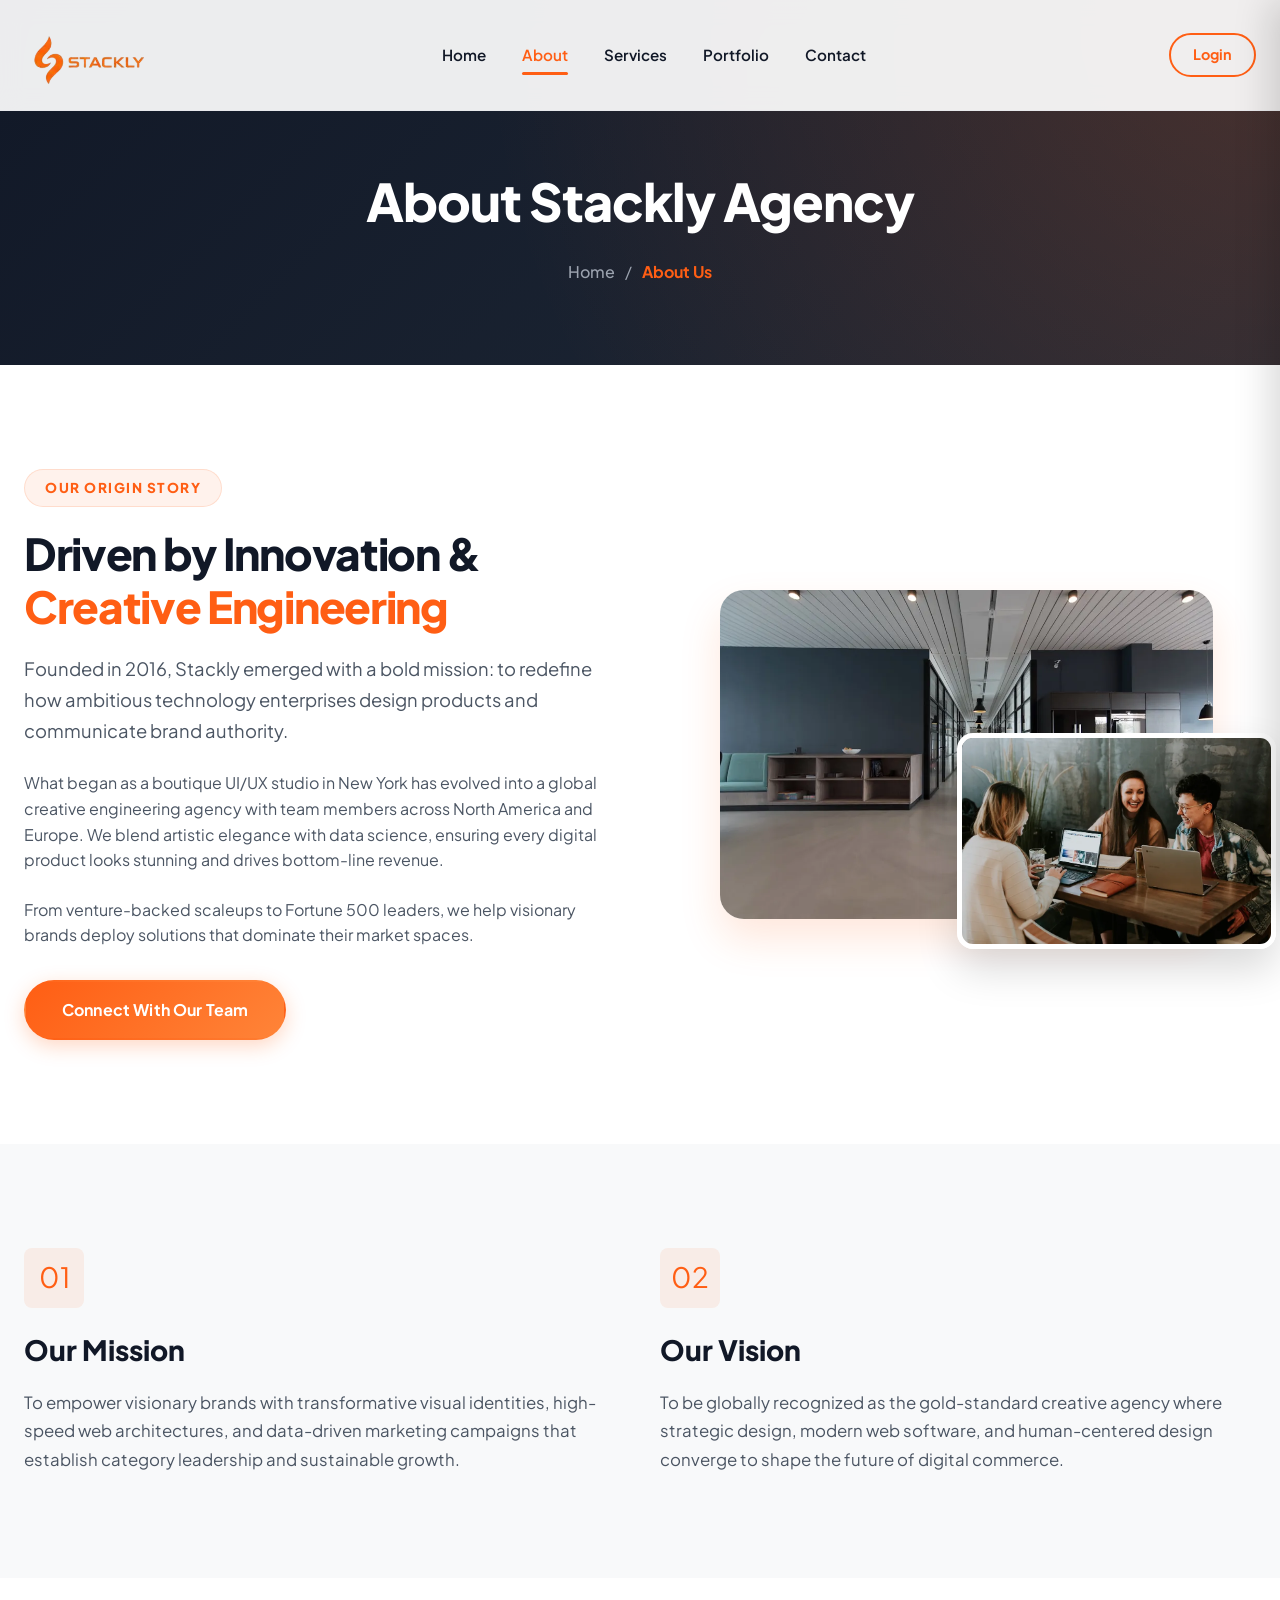
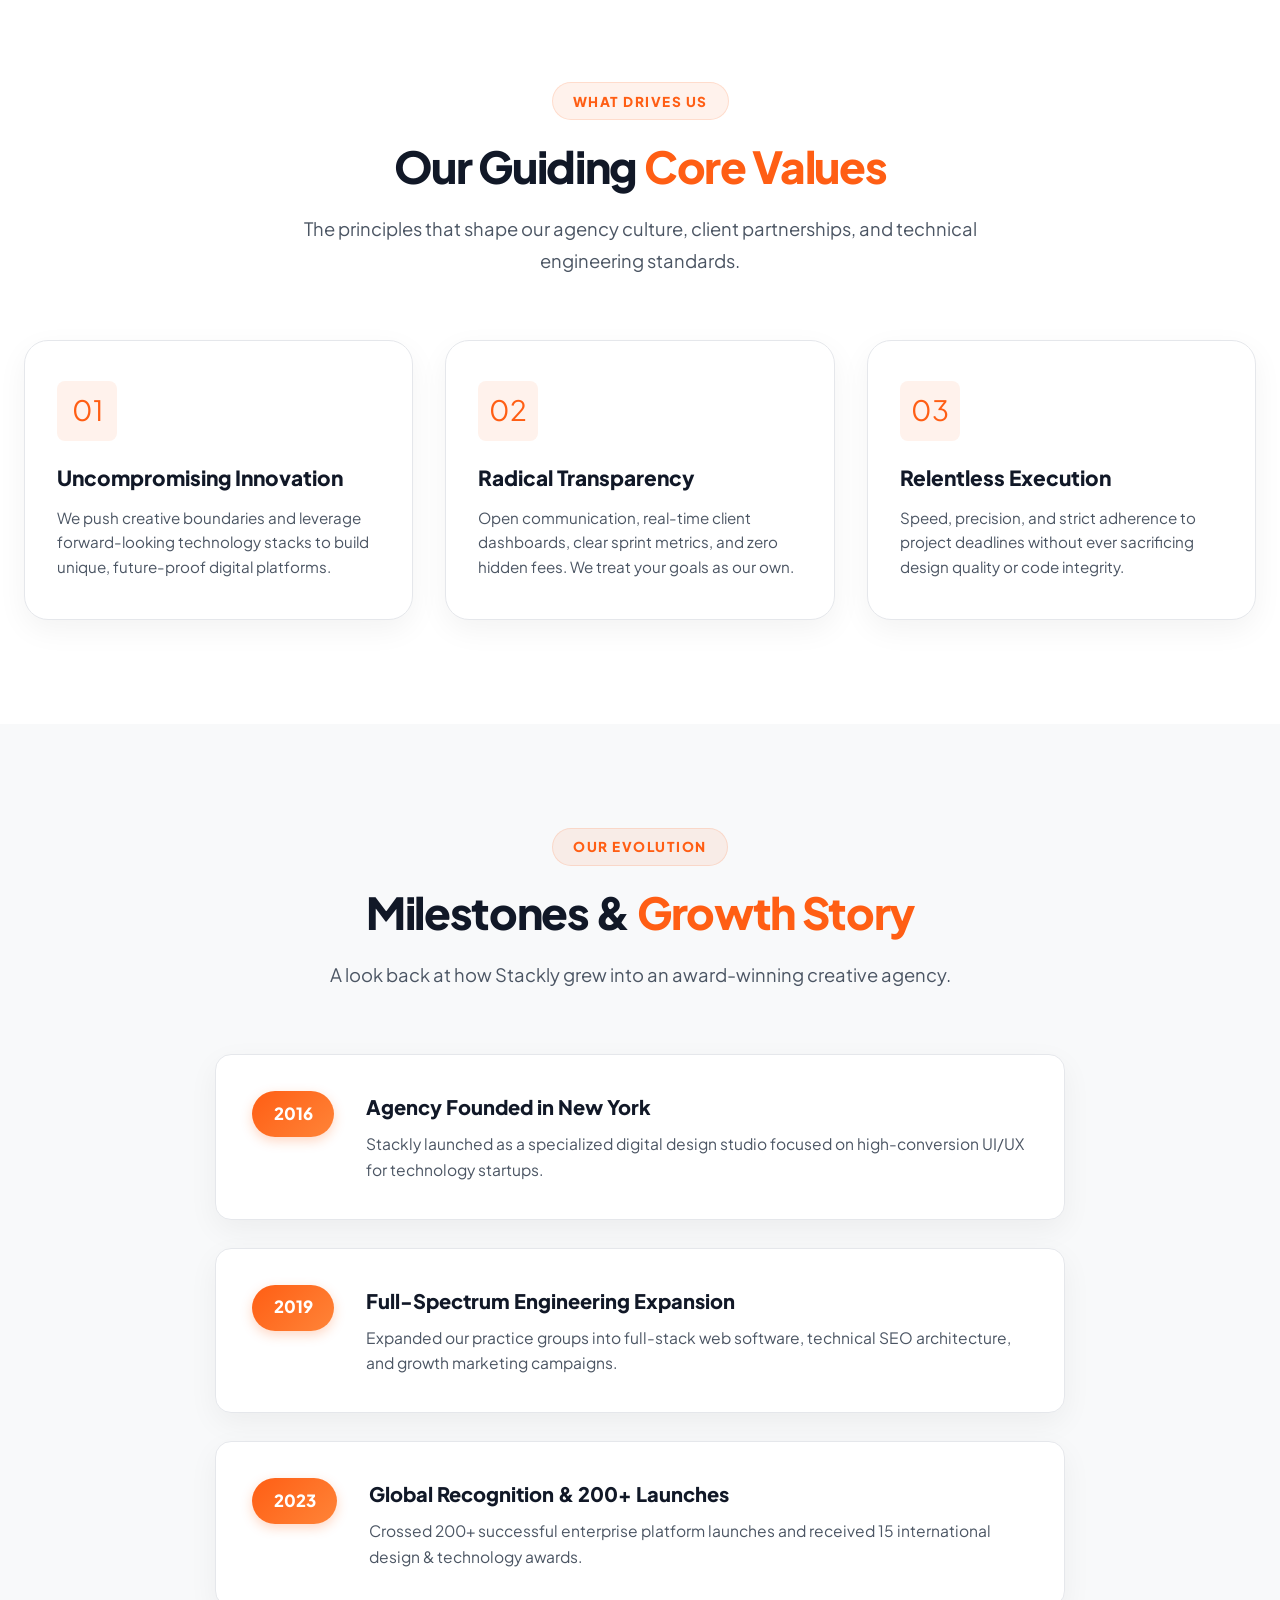
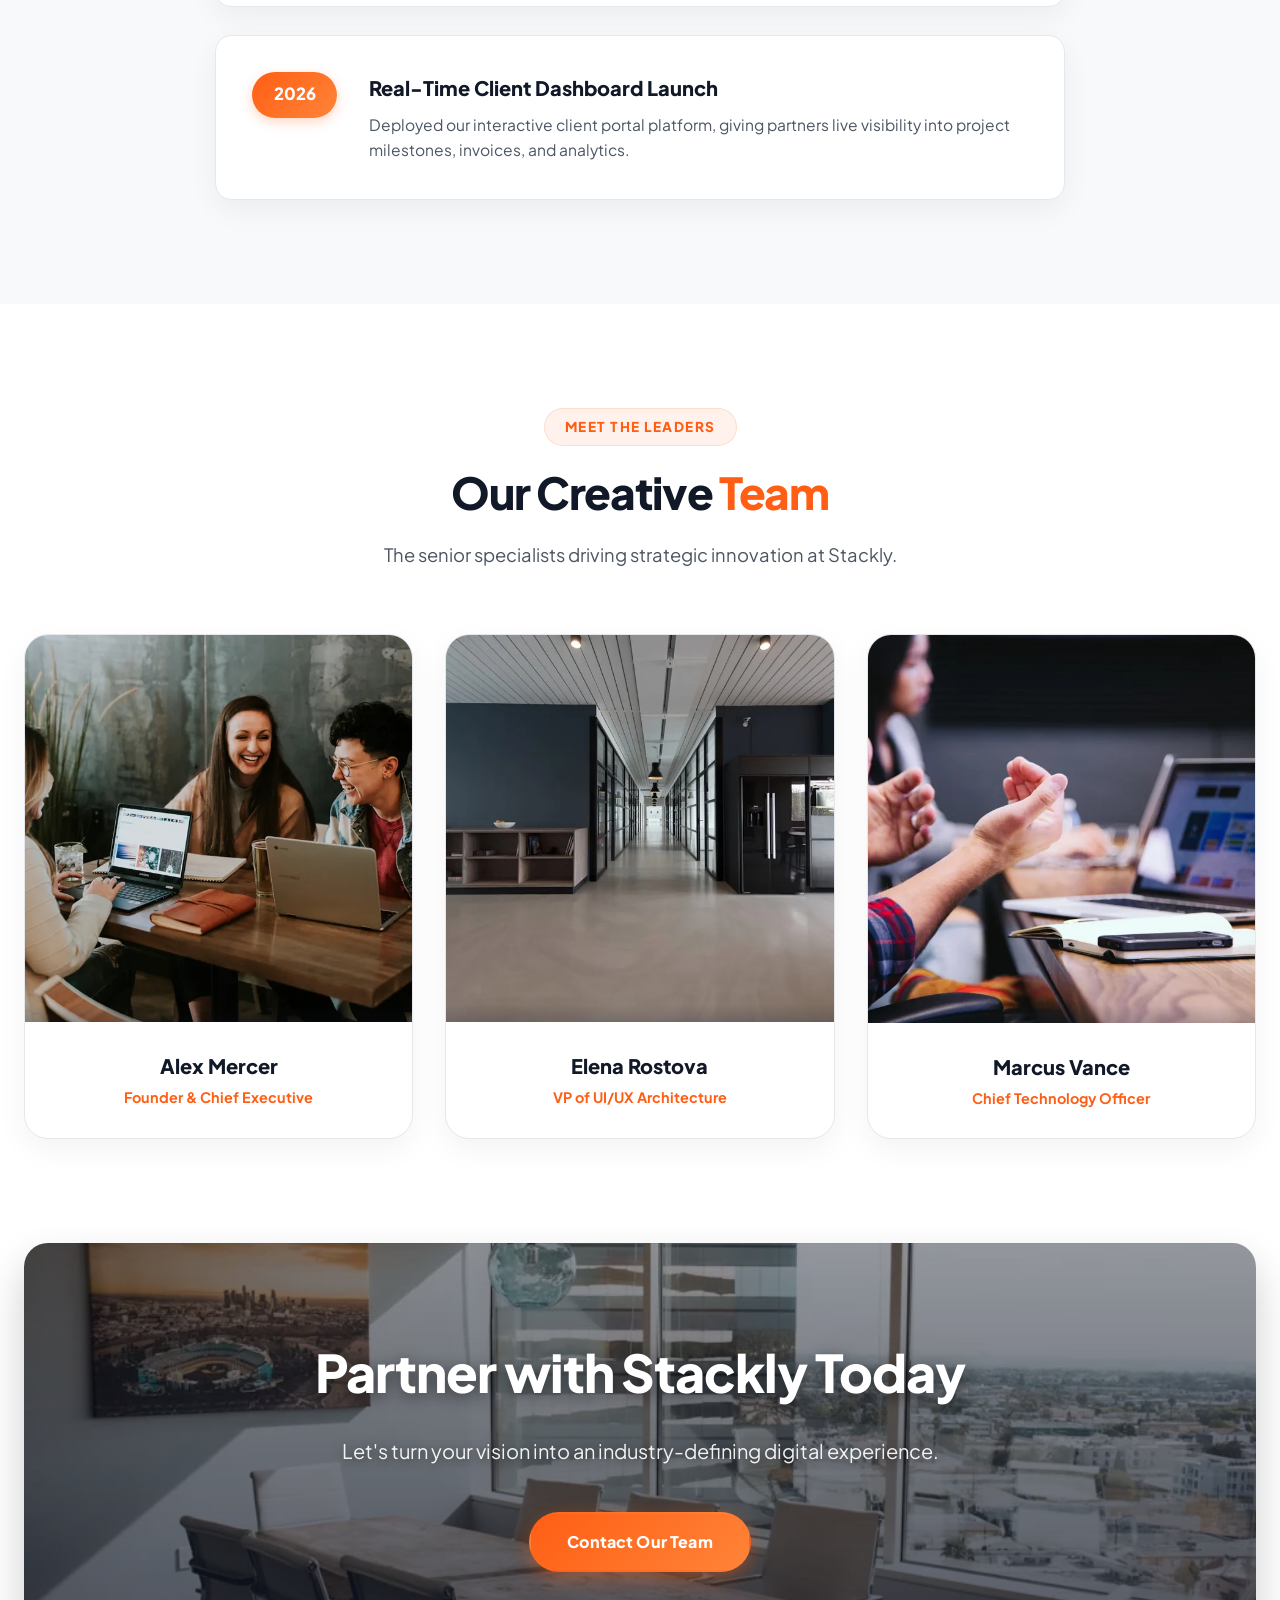
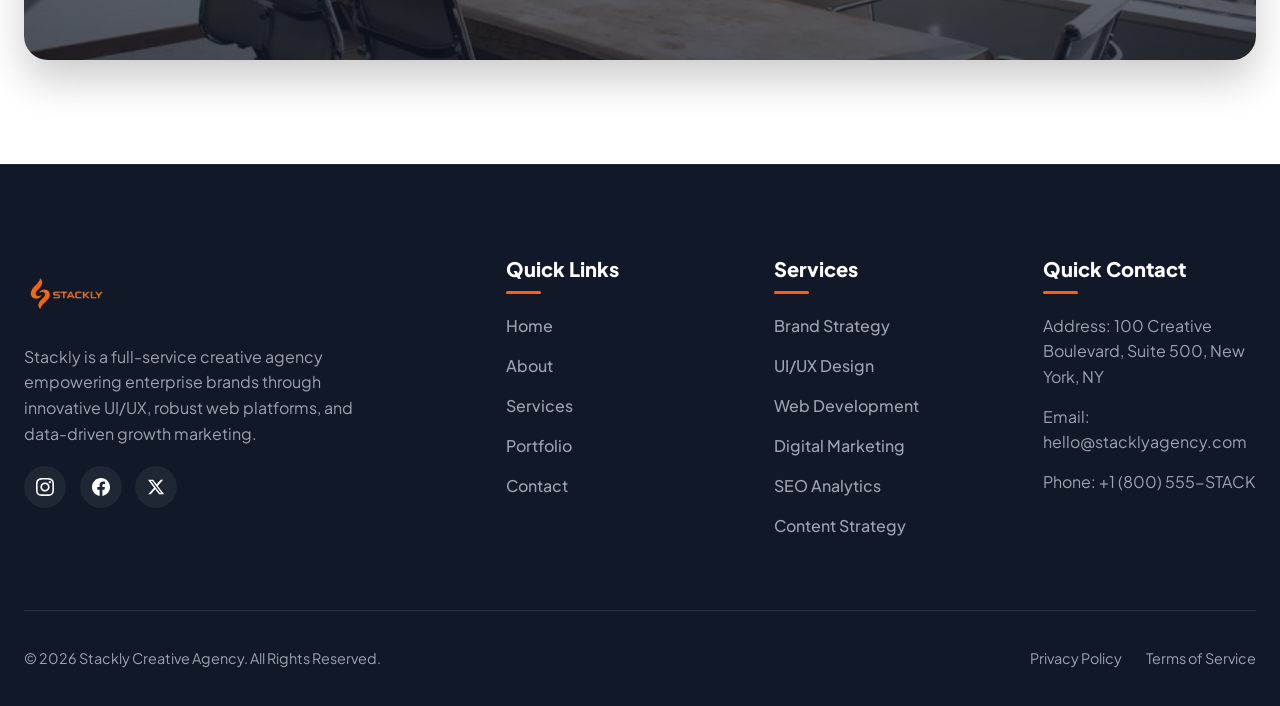
<file: about.html>
<!DOCTYPE html>
<html lang="en">
<head>
  <meta charset="UTF-8">
  <meta name="viewport" content="width=device-width, initial-scale=1.0">
  <title>About Us | Stackly Creative Agency</title>
  <meta name="description" content="Learn about Stackly's story, mission, core values, leadership team, and track record of delivering world-class digital innovation.">
  <link rel="icon" type="image/webp" href="assets/images/logo.webp">
  <link rel="preconnect" href="https://fonts.googleapis.com">
  <link rel="preconnect" href="https://fonts.gstatic.com" crossorigin>
  <link href="https://fonts.googleapis.com/css2?family=Plus+Jakarta+Sans:wght@400;500;600;700;800&display=swap" rel="stylesheet">
  <link rel="stylesheet" href="https://cdnjs.cloudflare.com/ajax/libs/font-awesome/6.5.0/css/all.min.css">
  <link rel="stylesheet" href="css/style.css">
  <link rel="stylesheet" href="https://unpkg.com/aos@next/dist/aos.css" />
</head>
<body>

  <!-- Premium Brand Preloader -->
  <div class="preloader" id="preloader">
    <div class="preloader-content">
      <div class="preloader-logo-wrapper">
        <div class="preloader-glow-ring"></div>
        <div class="preloader-spinner-ring"></div>
        <img src="stackly logo03.webp" alt="Stackly Creative Agency" class="preloader-logo">
      </div>
      <div class="preloader-brand-title">STACKLY<span>.</span></div>
      <div class="preloader-bar">
        <div class="preloader-progress"></div>
      </div>
    </div>
  </div>

  <!-- Header -->
  <header class="header">
    <div class="container nav-container">
      <a href="index.html" class="logo">
        <img src="stackly logo03.webp" alt="Stackly Creative Agency">
      </a>

            <nav class="nav-menu">
        <a href="index.html" class="nav-link">Home</a>
        <a href="about.html" class="nav-link active">About</a>
        <a href="services.html" class="nav-link">Services</a>
        <a href="portfolio.html" class="nav-link">Portfolio</a>
        <a href="contact.html" class="nav-link">Contact</a>
      </nav>

      <div class="nav-actions">
        <a href="login.html" class="btn btn-outline" style="padding: 0.5rem 1.35rem; font-size: 0.9rem;">Login</a>
        <button class="mobile-toggle" aria-label="Toggle Mobile Menu"><i class="fa-solid fa-bars"></i></button>
      </div>
    </div>
  </header>

  <!-- Mobile Drawer -->
  <div class="mobile-menu-overlay"></div>
  <aside class="mobile-drawer">
    <div class="mobile-drawer-header">
      <a href="index.html" class="logo">
        <img src="stackly logo03.webp" alt="Stackly Logo">
      </a>
      <div class="close-drawer"><i class="fa-solid fa-xmark"></i></div>
    </div>
        <div class="mobile-nav-links">
      <a href="index.html" class="mobile-nav-link">Home</a>
      <a href="about.html" class="mobile-nav-link active">About</a>
      <a href="services.html" class="mobile-nav-link">Services</a>
      <a href="portfolio.html" class="mobile-nav-link">Portfolio</a>
      <a href="contact.html" class="mobile-nav-link">Contact</a>
      <div class="mobile-nav-divider"></div>
      <a href="login.html" class="mobile-nav-login"><i class="fa-solid fa-right-to-bracket" style="margin-right: 0.5rem;"></i>Login</a>
    </div>
  </aside>

  <main>
    <!-- Page Hero Banner -->
    <section class="page-hero">
      <div class="container" data-aos="fade-up" data-aos-duration="800">
        <h1 class="page-hero-title">About Stackly Agency</h1>
        <div class="breadcrumbs">
          <a href="index.html">Home</a> <span>/</span> <span class="current">About Us</span>
        </div>
      </div>
    </section>

    <!-- Agency Story with Overlapping Image Collage -->
    <section class="section">
      <div class="container">
        <div class="grid grid-2" style="align-items: center; gap: 4.5rem;">
          <div data-aos="fade-right" data-aos-duration="800">
            <span class="badge">OUR ORIGIN STORY</span>
            <h2 class="section-title">Driven by Innovation & <span>Creative Engineering</span></h2>
            <p class="section-desc" style="margin-bottom: 1.5rem;">Founded in 2016, Stackly emerged with a bold mission: to redefine how ambitious technology enterprises design products and communicate brand authority.</p>
            <p style="color: var(--text-muted); margin-bottom: 1.5rem;">What began as a boutique UI/UX studio in New York has evolved into a global creative engineering agency with team members across North America and Europe. We blend artistic elegance with data science, ensuring every digital product looks stunning and drives bottom-line revenue.</p>
            <p style="color: var(--text-muted); margin-bottom: 2rem;">From venture-backed scaleups to Fortune 500 leaders, we help visionary brands deploy solutions that dominate their market spaces.</p>
            <a href="404.html" class="btn btn-primary">Connect With Our Team</a>
          </div>
          <div class="image-collage" data-aos="fade-left" data-aos-duration="800">
            <img src="assets/images/agency-office.webp" alt="Stackly Headquarters" class="collage-primary">
            <img src="assets/images/creative-team.webp" alt="Stackly Team Discussion" class="collage-secondary">
          </div>
        </div>
      </div>
    </section>

    <!-- Mission & Vision Split Cards -->
    <section class="section section-alt">
      <div class="container">
        <div class="grid grid-2" style="gap: 2.5rem;">
          <div class="mission-vision-card" data-aos="fade-up" data-aos-duration="800" data-aos-delay="100">
            <div class="service-icon">01</div>
            <h3 style="font-size: 1.75rem; font-weight: 800; margin-bottom: 1rem;">Our Mission</h3>
            <p style="color: var(--text-muted); font-size: 1.05rem; line-height: 1.7;">To empower visionary brands with transformative visual identities, high-speed web architectures, and data-driven marketing campaigns that establish category leadership and sustainable growth.</p>
          </div>

          <div class="mission-vision-card" data-aos="fade-up" data-aos-duration="800" data-aos-delay="200">
            <div class="service-icon">02</div>
            <h3 style="font-size: 1.75rem; font-weight: 800; margin-bottom: 1rem;">Our Vision</h3>
            <p style="color: var(--text-muted); font-size: 1.05rem; line-height: 1.7;">To be globally recognized as the gold-standard creative agency where strategic design, modern web software, and human-centered design converge to shape the future of digital commerce.</p>
          </div>
        </div>
      </div>
    </section>

    <!-- Core Values -->
    <section class="section">
      <div class="container">
        <div class="section-header" data-aos="fade-up" data-aos-duration="800">
          <span class="badge">WHAT DRIVES US</span>
          <h2 class="section-title">Our Guiding <span>Core Values</span></h2>
          <p class="section-desc">The principles that shape our agency culture, client partnerships, and technical engineering standards.</p>
        </div>

        <div class="grid grid-3">
          <div class="service-card" style="padding: 2.5rem 2rem;" data-aos="fade-up" data-aos-duration="800" data-aos-delay="100">
            <div class="service-icon">01</div>
            <h3 style="font-size: 1.3rem; font-weight: 800; margin-bottom: 0.75rem;">Uncompromising Innovation</h3>
            <p style="color: var(--text-muted); font-size: 0.95rem;">We push creative boundaries and leverage forward-looking technology stacks to build unique, future-proof digital platforms.</p>
          </div>

          <div class="service-card" style="padding: 2.5rem 2rem;" data-aos="fade-up" data-aos-duration="800" data-aos-delay="200">
            <div class="service-icon">02</div>
            <h3 style="font-size: 1.3rem; font-weight: 800; margin-bottom: 0.75rem;">Radical Transparency</h3>
            <p style="color: var(--text-muted); font-size: 0.95rem;">Open communication, real-time client dashboards, clear sprint metrics, and zero hidden fees. We treat your goals as our own.</p>
          </div>

          <div class="service-card" style="padding: 2.5rem 2rem;" data-aos="fade-up" data-aos-duration="800" data-aos-delay="300">
            <div class="service-icon">03</div>
            <h3 style="font-size: 1.3rem; font-weight: 800; margin-bottom: 0.75rem;">Relentless Execution</h3>
            <p style="color: var(--text-muted); font-size: 0.95rem;">Speed, precision, and strict adherence to project deadlines without ever sacrificing design quality or code integrity.</p>
          </div>
        </div>
      </div>
    </section>

    <!-- Company Timeline -->
    <section class="section section-alt">
      <div class="container">
        <div class="section-header" data-aos="fade-up" data-aos-duration="800">
          <span class="badge">OUR EVOLUTION</span>
          <h2 class="section-title">Milestones & <span>Growth Story</span></h2>
          <p class="section-desc">A look back at how Stackly grew into an award-winning creative agency.</p>
        </div>

        <div class="timeline-container">
          <div class="timeline-card" data-aos="fade-up" data-aos-duration="800" data-aos-delay="100">
            <div class="timeline-badge">2016</div>
            <div class="timeline-content">
              <h4>Agency Founded in New York</h4>
              <p>Stackly launched as a specialized digital design studio focused on high-conversion UI/UX for technology startups.</p>
            </div>
          </div>

          <div class="timeline-card" data-aos="fade-up" data-aos-duration="800" data-aos-delay="200">
            <div class="timeline-badge">2019</div>
            <div class="timeline-content">
              <h4>Full-Spectrum Engineering Expansion</h4>
              <p>Expanded our practice groups into full-stack web software, technical SEO architecture, and growth marketing campaigns.</p>
            </div>
          </div>

          <div class="timeline-card" data-aos="fade-up" data-aos-duration="800" data-aos-delay="300">
            <div class="timeline-badge">2023</div>
            <div class="timeline-content">
              <h4>Global Recognition & 200+ Launches</h4>
              <p>Crossed 200+ successful enterprise platform launches and received 15 international design & technology awards.</p>
            </div>
          </div>

          <div class="timeline-card" data-aos="fade-up" data-aos-duration="800" data-aos-delay="400">
            <div class="timeline-badge">2026</div>
            <div class="timeline-content">
              <h4>Real-Time Client Dashboard Launch</h4>
              <p>Deployed our interactive client portal platform, giving partners live visibility into project milestones, invoices, and analytics.</p>
            </div>
          </div>
        </div>
      </div>
    </section>

    <!-- Leadership Roster with High-Res Photos -->
    <section class="section">
      <div class="container">
        <div class="section-header" data-aos="fade-up" data-aos-duration="800">
          <span class="badge">MEET THE LEADERS</span>
          <h2 class="section-title">Our Creative <span>Team</span></h2>
          <p class="section-desc">The senior specialists driving strategic innovation at Stackly.</p>
        </div>

        <div class="grid grid-3">
          <div class="team-card" data-aos="fade-up" data-aos-duration="800" data-aos-delay="100">
            <div class="team-img-wrap">
              <img src="assets/images/creative-team.webp" alt="Alex Mercer" loading="lazy">
              <div class="team-social">
                <a href="404.html" class="social-icon" aria-label="Instagram"><i class="fa-brands fa-instagram"></i></a>
                <a href="404.html" class="social-icon" aria-label="Facebook"><i class="fa-brands fa-facebook-f"></i></a>
                <a href="404.html" class="social-icon" aria-label="Twitter"><i class="fa-brands fa-x-twitter"></i></a>
              </div>
            </div>
            <div class="team-info">
              <h4>Alex Mercer</h4>
              <p>Founder & Chief Executive</p>
            </div>
          </div>

          <div class="team-card" data-aos="fade-up" data-aos-duration="800" data-aos-delay="200">
            <div class="team-img-wrap">
              <img src="assets/images/agency-office.webp" alt="Elena Rostova" loading="lazy">
              <div class="team-social">
                <a href="404.html" class="social-icon" aria-label="Instagram"><i class="fa-brands fa-instagram"></i></a>
                <a href="404.html" class="social-icon" aria-label="Facebook"><i class="fa-brands fa-facebook-f"></i></a>
                <a href="404.html" class="social-icon" aria-label="Twitter"><i class="fa-brands fa-x-twitter"></i></a>
              </div>
            </div>
            <div class="team-info">
              <h4>Elena Rostova</h4>
              <p>VP of UI/UX Architecture</p>
            </div>
          </div>

          <div class="team-card" data-aos="fade-up" data-aos-duration="800" data-aos-delay="300">
            <div class="team-img-wrap">
              <img src="assets/images/client-meetings.webp" alt="Marcus Vance" loading="lazy">
              <div class="team-social">
                <a href="404.html" class="social-icon" aria-label="Instagram"><i class="fa-brands fa-instagram"></i></a>
                <a href="404.html" class="social-icon" aria-label="Facebook"><i class="fa-brands fa-facebook-f"></i></a>
                <a href="404.html" class="social-icon" aria-label="Twitter"><i class="fa-brands fa-x-twitter"></i></a>
              </div>
            </div>
            <div class="team-info">
              <h4>Marcus Vance</h4>
              <p>Chief Technology Officer</p>
            </div>
          </div>
        </div>
      </div>
    </section>

    <!-- Image-Backed CTA Section -->
    <section class="section" style="padding-top: 0;">
      <div class="container">
        <div class="cta-banner" data-aos="zoom-in" data-aos-duration="800">
          <h2>Partner with Stackly Today</h2>
          <p>Let's turn your vision into an industry-defining digital experience.</p>
          <a href="404.html" class="btn btn-white">Contact Our Team</a>
        </div>
      </div>
    </section>
  </main>

  <footer class="footer">
    <div class="container">
      <div class="footer-grid">
        <div class="footer-brand">
          <a href="index.html" class="logo">
            <img src="stackly logo03.webp" alt="Stackly Logo">
          </a>
          <p>Stackly is a full-service creative agency empowering enterprise brands through innovative UI/UX, robust web platforms, and data-driven growth marketing.</p>
          <div class="footer-socials">
            <a href="404.html" aria-label="Instagram"><svg width="18" height="18" fill="currentColor" viewBox="0 0 24 24"><path d="M12 2.163c3.204 0 3.584.012 4.85.07 3.252.148 4.771 1.691 4.919 4.919.058 1.265.069 1.645.069 4.849 0 3.205-.012 3.584-.069 4.849-.149 3.225-1.664 4.771-4.919 4.919-1.266.058-1.644.07-4.85.07-3.204 0-3.584-.012-4.849-.07-3.26-.149-4.771-1.699-4.919-4.92-.058-1.265-.07-1.644-.07-4.849 0-3.204.013-3.583.07-4.849.149-3.227 1.664-4.771 4.919-4.919 1.266-.057 1.645-.069 4.849-.069zm0-2.163c-3.259 0-3.667.014-4.947.072-4.358.2-6.78 2.618-6.98 6.98-.059 1.281-.073 1.689-.073 4.948 0 3.259.014 3.668.072 4.948.2 4.358 2.618 6.78 6.98 6.98 1.281.058 1.689.072 4.948.072 3.259 0 3.668-.014 4.948-.072 4.354-.2 6.782-2.618 6.979-6.98.059-1.28.073-1.689.073-4.948 0-3.259-.014-3.667-.072-4.947-.196-4.354-2.617-6.78-6.979-6.98-1.281-.059-1.69-.073-4.949-.073zm0 5.838c-3.403 0-6.162 2.759-6.162 6.162s2.759 6.163 6.162 6.163 6.162-2.759 6.162-6.163c0-3.403-2.759-6.162-6.162-6.162zm0 10.162c-2.209 0-4-1.79-4-4 0-2.209 1.791-4 4-4s4 1.791 4 4c0 2.21-1.791 4-4 4zm6.406-11.845c-.796 0-1.441.645-1.441 1.44s.645 1.44 1.441 1.44c.795 0 1.439-.645 1.439-1.44s-.644-1.44-1.439-1.44z"/></svg></a>
            <a href="404.html" aria-label="Facebook"><svg width="18" height="18" fill="currentColor" viewBox="0 0 24 24"><path d="M24 12.073c0-6.627-5.373-12-12-12s-12 5.373-12 12c0 5.99 4.388 10.954 10.125 11.854v-8.385H7.078v-3.47h3.047V9.43c0-3.007 1.792-4.669 4.533-4.669 1.312 0 2.686.235 2.686.235v2.953H15.83c-1.491 0-1.956.925-1.956 1.874v2.25h3.328l-.532 3.47h-2.796v8.385C19.612 23.027 24 18.062 24 12.073z"/></svg></a>
            <a href="404.html" aria-label="Twitter"><svg width="18" height="18" fill="currentColor" viewBox="0 0 24 24"><path d="M18.244 2.25h3.308l-7.227 8.26 8.502 11.24H16.17l-5.214-6.817L4.99 21.75H1.68l7.73-8.835L1.254 2.25H8.08l4.713 6.231zm-1.161 17.52h1.833L7.084 4.126H5.117z"/></svg></a>
          </div>
        </div>

        <div class="footer-col">
          <h4>Quick Links</h4>
          <div class="footer-links">
            <a href="index.html">Home</a>
            <a href="about.html">About</a>
            <a href="services.html">Services</a>
            <a href="portfolio.html">Portfolio</a>
            <a href="contact.html">Contact</a>
          </div>
        </div>

        <div class="footer-col">
          <h4>Services</h4>
          <div class="footer-links">
            <a href="404.html">Brand Strategy</a>
            <a href="404.html">UI/UX Design</a>
            <a href="404.html">Web Development</a>
            <a href="404.html">Digital Marketing</a>
            <a href="404.html">SEO Analytics</a>
            <a href="404.html">Content Strategy</a>
          </div>
        </div>

        <div class="footer-col">
          <h4>Quick Contact</h4>
          <div class="footer-links">
            <p style="color: var(--text-light);">Address: 100 Creative Boulevard, Suite 500, New York, NY</p>
            <p style="color: var(--text-light);">Email: hello@stacklyagency.com</p>
            <p style="color: var(--text-light);">Phone: +1 (800) 555-STACK</p>
          </div>
        </div>
      </div>

      <div class="footer-bottom">
        <p>© 2026 Stackly Creative Agency. All Rights Reserved.</p>
        <div style="display: flex; gap: 1.5rem;">
          <a href="404.html">Privacy Policy</a>
          <a href="404.html">Terms of Service</a>
        </div>
      </div>
    </div>
  </footer>

  <button class="scroll-top-btn" aria-label="Scroll to top">↑</button>
  <script src="https://unpkg.com/aos@next/dist/aos.js"></script>
  <script>
    AOS.init({
      duration: 800,
      once: true,
      easing: 'ease-out-cubic'
    });
  </script>
  <script src="js/script.js"></script>
</body>
</html>
</file>
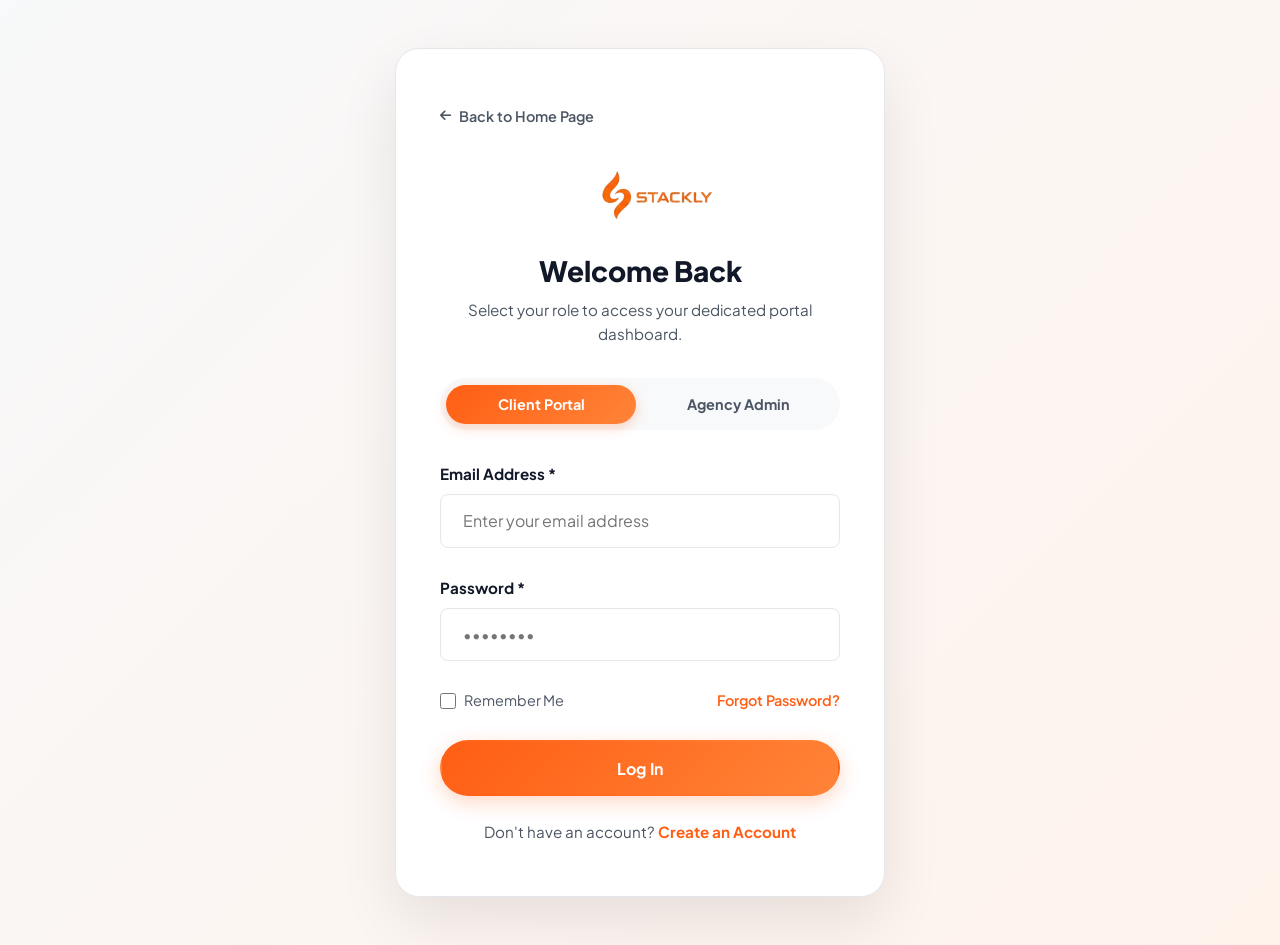
<file: admin-dashboard.html>
<!DOCTYPE html>
<html lang="en">
<head>
  <meta charset="UTF-8">
  <meta name="viewport" content="width=device-width, initial-scale=1.0">
  <title>Agency Admin Dashboard | Stackly Creative Agency</title>
  <link rel="icon" type="image/webp" href="assets/images/logo.webp">
  <link rel="preconnect" href="https://fonts.googleapis.com">
  <link rel="preconnect" href="https://fonts.gstatic.com" crossorigin>
  <link href="https://fonts.googleapis.com/css2?family=Plus+Jakarta+Sans:wght@400;500;600;700;800&display=swap" rel="stylesheet">
  <link rel="stylesheet" href="https://cdnjs.cloudflare.com/ajax/libs/font-awesome/6.5.0/css/all.min.css">
  <link rel="stylesheet" href="css/style.css">
  <style>
    html, body { height: 100%; overflow: hidden; }
  </style>
</head>
<body>

  <!-- Premium Brand Preloader -->
  <div class="preloader" id="preloader">
    <div class="preloader-content">
      <div class="preloader-logo-wrapper">
        <div class="preloader-glow-ring"></div>
        <div class="preloader-spinner-ring"></div>
        <img src="stackly logo03.webp" alt="Stackly Creative Agency" class="preloader-logo">
      </div>
      <div class="preloader-brand-title">STACKLY<span>.</span></div>
      <div class="preloader-bar">
        <div class="preloader-progress"></div>
      </div>
    </div>
  </div>

  <div class="dashboard-layout">
    
    <!-- Sidebar -->
    <aside class="sidebar">
      <div class="sidebar-logo">
        <a href="admin-dashboard.html" class="logo" style="display: inline-flex; align-items: center;">
          <img src="stackly logo03.webp" alt="Stackly Logo" style="display: block; height: 95px;">
        </a>
        <button class="sidebar-close-btn" aria-label="Close Sidebar"><i class="fa-solid fa-xmark"></i></button>
      </div>

      <nav class="sidebar-menu">
        <a href="#analytics" class="sidebar-link active" data-tab="analytics"><span>Agency Analytics</span></a>
        <a href="#pipeline" class="sidebar-link" data-tab="pipeline"><span>Project Pipeline</span></a>
        <a href="#team" class="sidebar-link" data-tab="team"><span>Team Allocation</span></a>
        <a href="#financials" class="sidebar-link" data-tab="financials"><span>Financial Reports</span></a>
      </nav>

      <div class="sidebar-footer">
        <a href="login.html" class="sidebar-link logout-link">
          <svg width="20" height="20" viewBox="0 0 24 24" fill="none" stroke="currentColor" stroke-width="2" stroke-linecap="round" stroke-linejoin="round">
            <path d="M9 21H5a2 2 0 0 1-2-2V5a2 2 0 0 1 2-2h4"></path>
            <polyline points="16 17 21 12 16 7"></polyline>
            <line x1="21" y1="12" x2="9" y2="12"></line>
          </svg>
          <span>Sign Out</span>
        </a>
      </div>
    </aside>

    <!-- Main Content -->
    <main class="dashboard-main">
      
      <!-- Top Header -->
      <header class="dashboard-header">
        <div style="display: flex; align-items: center; gap: 0.85rem;">
          <button class="dashboard-sidebar-toggle" aria-label="Toggle Navigation Sidebar"><i class="fa-solid fa-bars"></i></button>
          <h2 id="adminPageTitle" style="font-size: 1.35rem; font-weight: 800;">Analytics</h2>
        </div>

        <!-- Profile Avatar & Dropdown -->
        <div class="profile-dropdown-wrapper">
          <div class="user-profile-header-trigger" id="userProfileTrigger" title="Click to view profile menu">
            <div class="avatar" id="userAvatar" style="background: var(--primary); color: white;">AM</div>
            <div class="user-profile-info">
              <span class="user-profile-name" id="headerUserName">Alex Mercer</span>
              <span class="user-profile-email" id="headerUserEmail">admin@stackly.com</span>
            </div>
          </div>
          
          <div class="profile-dropdown" id="profileDropdown">
            <div class="profile-dropdown-header">
              <div class="profile-dropdown-avatar" id="dropdownAvatar">AM</div>
              <div class="profile-dropdown-info">
                <div class="profile-dropdown-name" id="dropdownUserName">Alex Mercer</div>
                <div class="profile-dropdown-email" id="dropdownUserEmail">admin@stackly.com</div>
                <span class="profile-dropdown-role-badge" id="dropdownUserRole">★ Agency Admin</span>
              </div>
            </div>
          </div>
        </div>
      </header>

      <!-- Dashboard Content -->
      <div class="dashboard-content">
        
        <!-- ================= TAB 1: ANALYTICS ================= -->
        <div id="admin-tab-analytics" class="admin-tab-section">
          <!-- KPI Cards Row -->
          <div class="grid grid-4" style="margin-bottom: 2rem;">
            <div class="metric-card">
              <div class="metric-title">Monthly Revenue</div>
              <div class="metric-value">$184,500</div>
              <div class="metric-trend">↑ +18.4% vs last month</div>
            </div>

            <div class="metric-card">
              <div class="metric-title">Active Projects</div>
              <div class="metric-value">14</div>
              <div class="metric-trend">● 4 Sprints Delivering Today</div>
            </div>

            <div class="metric-card">
              <div class="metric-title">Lead Conversion Rate</div>
              <div class="metric-value">34.2%</div>
              <div class="metric-trend">↑ +4.1% YoY</div>
            </div>

            <div class="metric-card">
              <div class="metric-title">Team Capacity</div>
              <div class="metric-value">88%</div>
              <div class="metric-trend" style="color: var(--primary);">Optimal Workload</div>
            </div>
          </div>

          <!-- Project Pipeline & Recent Leads Row -->
          <div class="grid grid-2" style="gap: 2rem; margin-bottom: 2rem;">
            
            <!-- Performance Bar Chart Widget (Pure SVG / CSS) -->
            <div style="background: #FFFFFF; padding: 2rem; border-radius: var(--radius-md); border: 1px solid var(--border-color); box-shadow: var(--card-shadow);">
              <div style="display: flex; justify-content: space-between; align-items: center; margin-bottom: 1.5rem;">
                <h3 style="font-size: 1.2rem; font-weight: 800;">2026 Monthly Revenue Growth</h3>
                <span style="font-size: 0.85rem; color: var(--primary); font-weight: 700;">USD ($K)</span>
              </div>

              <!-- Bar Chart Display -->
              <div style="display: flex; align-items: flex-end; justify-content: space-between; height: 180px; padding-top: 1rem; border-bottom: 2px solid var(--border-color);">
                <div style="display: flex; flex-direction: column; align-items: center; gap: 0.5rem; flex: 1;">
                  <div style="width: 32px; height: 100px; background: var(--primary-light); border-radius: 4px 4px 0 0;"></div>
                  <span style="font-size: 0.75rem; font-weight: 600;">Jan</span>
                </div>
                <div style="display: flex; flex-direction: column; align-items: center; gap: 0.5rem; flex: 1;">
                  <div style="width: 32px; height: 120px; background: var(--primary-light); border-radius: 4px 4px 0 0;"></div>
                  <span style="font-size: 0.75rem; font-weight: 600;">Feb</span>
                </div>
                <div style="display: flex; flex-direction: column; align-items: center; gap: 0.5rem; flex: 1;">
                  <div style="width: 32px; height: 140px; background: var(--primary-light); border-radius: 4px 4px 0 0;"></div>
                  <span style="font-size: 0.75rem; font-weight: 600;">Mar</span>
                </div>
                <div style="display: flex; flex-direction: column; align-items: center; gap: 0.5rem; flex: 1;">
                  <div style="width: 32px; height: 130px; background: var(--primary-light); border-radius: 4px 4px 0 0;"></div>
                  <span style="font-size: 0.75rem; font-weight: 600;">Apr</span>
                </div>
                <div style="display: flex; flex-direction: column; align-items: center; gap: 0.5rem; flex: 1;">
                  <div style="width: 32px; height: 160px; background: var(--primary-light); border-radius: 4px 4px 0 0;"></div>
                  <span style="font-size: 0.75rem; font-weight: 600;">May</span>
                </div>
                <div style="display: flex; flex-direction: column; align-items: center; gap: 0.5rem; flex: 1;">
                  <div style="width: 32px; height: 175px; background: var(--primary-gradient); border-radius: 4px 4px 0 0; box-shadow: 0 4px 12px var(--primary-glow);"></div>
                  <span style="font-size: 0.75rem; font-weight: 800; color: var(--primary);">Jun</span>
                </div>
              </div>
            </div>

            <!-- New Lead Inquiries Inbox -->
            <div style="background: #FFFFFF; padding: 2rem; border-radius: var(--radius-md); border: 1px solid var(--border-color); box-shadow: var(--card-shadow);">
              <div style="display: flex; justify-content: space-between; align-items: center; margin-bottom: 1.5rem;">
                <h3 style="font-size: 1.2rem; font-weight: 800;">Recent Website Inquiries</h3>
                <span class="badge" style="margin-bottom: 0;">5 New</span>
              </div>

              <div style="display: flex; flex-direction: column; gap: 1rem;">
                <div style="display: flex; justify-content: space-between; align-items: center; padding-bottom: 0.75rem; border-bottom: 1px solid var(--border-color);">
                  <div>
                    <div style="font-weight: 700; font-size: 0.95rem;">Vortex Capital Group</div>
                    <div style="font-size: 0.8rem; color: var(--text-muted);">Rebranding & Web Application Portal</div>
                  </div>
                  <button class="btn btn-outline" onclick="showCustomToast('Inquiry Details:\nClient: Vortex Capital\nBudget: $45,000\nStatus: Initial Discovery Requested', 'info')" style="padding: 0.35rem 0.85rem; font-size: 0.75rem;">View Inquiry</button>
                </div>

                <div style="display: flex; justify-content: space-between; align-items: center; padding-bottom: 0.75rem; border-bottom: 1px solid var(--border-color);">
                  <div>
                    <div style="font-weight: 700; font-size: 0.95rem;">Sphere Health Inc</div>
                    <div style="font-size: 0.8rem; color: var(--text-muted);">Patient Mobile App UI/UX Audit</div>
                  </div>
                  <button class="btn btn-outline" onclick="showCustomToast('Inquiry Details:\nClient: Sphere Health\nBudget: $28,000\nStatus: Proposal Sent', 'info')" style="padding: 0.35rem 0.85rem; font-size: 0.75rem;">View Inquiry</button>
                </div>

                <div style="display: flex; justify-content: space-between; align-items: center;">
                  <div>
                    <div style="font-weight: 700; font-size: 0.95rem;">Luxe Global Fashion</div>
                    <div style="font-size: 0.8rem; color: var(--text-muted);">Custom E-Commerce Platform Build</div>
                  </div>
                  <button class="btn btn-outline" onclick="showCustomToast('Inquiry Details:\nClient: Luxe Global\nBudget: $62,000\nStatus: Discovery Call Scheduled', 'info')" style="padding: 0.35rem 0.85rem; font-size: 0.75rem;">View Inquiry</button>
                </div>
              </div>
            </div>

          </div>

          <!-- Master Project Pipeline Table -->
          <div style="background: #FFFFFF; border-radius: var(--radius-md); border: 1px solid var(--border-color); box-shadow: var(--card-shadow); padding: 2rem;">
            <h3 style="font-size: 1.2rem; font-weight: 800; margin-bottom: 1.5rem;">Agency Master Project Pipeline</h3>

            <div class="data-table-container">
              <table class="data-table">
                <thead>
                  <tr>
                    <th>Client Brand</th>
                    <th>Service Scope</th>
                    <th>Lead Architect</th>
                    <th>Progress</th>
                    <th>Status</th>
                    <th>Action</th>
                  </tr>
                </thead>
                <tbody>
                  <tr>
                    <td>Apex Global Logistics</td>
                    <td>Portal Redesign & Web Dev</td>
                    <td>Alex Mercer</td>
                    <td>85%</td>
                    <td><span style="background: #DEF7EC; color: #03543F; padding: 0.25rem 0.75rem; border-radius: var(--radius-full); font-weight: 700; font-size: 0.8rem;">In Progress</span></td>
                    <td><a href="#" onclick="showCustomToast('Managing Apex Global Logistics project specs...', 'info')" style="color: var(--primary); font-weight: 700;">Manage Project</a></td>
                  </tr>
                  <tr>
                    <td>FinVibe Global</td>
                    <td>Fintech Mobile App UI/UX</td>
                    <td>Elena Rostova</td>
                    <td>100%</td>
                    <td><span style="background: #E0E7FF; color: #3730A3; padding: 0.25rem 0.75rem; border-radius: var(--radius-full); font-weight: 700; font-size: 0.8rem;">Completed</span></td>
                    <td><a href="404.html" style="color: var(--primary); font-weight: 700;">View Case Study</a></td>
                  </tr>
                  <tr>
                    <td>CloudSync Analytics</td>
                    <td>SaaS Platform Architecture</td>
                    <td>Marcus Vance</td>
                    <td>40%</td>
                    <td><span style="background: #FEF3C7; color: #92400E; padding: 0.25rem 0.75rem; border-radius: var(--radius-full); font-weight: 700; font-size: 0.8rem;">Sprint 2</span></td>
                    <td><a href="#" onclick="showCustomToast('Managing CloudSync Analytics project specs...', 'info')" style="color: var(--primary); font-weight: 700;">Manage Project</a></td>
                  </tr>
                </tbody>
              </table>
            </div>
          </div>
        </div>

        <!-- ================= TAB 2: PIPELINE ================= -->
        <div id="admin-tab-pipeline" class="admin-tab-section" style="display: none;">
          <div class="dashboard-card">
            <div class="dashboard-card-header">
              <h3 class="dashboard-card-title">Master Active Project Pipeline</h3>
              <div class="card-action-btns">
                <button class="btn btn-primary" onclick="window.location.href='404.html'">+ Create New Project</button>
              </div>
            </div>
            
            <div class="data-table-container">
              <table class="data-table">
                <thead>
                  <tr>
                    <th>Client</th>
                    <th>Scope</th>
                    <th>Lead Architect</th>
                    <th>Timeline</th>
                    <th>Budget</th>
                    <th>Progress</th>
                    <th>Status</th>
                  </tr>
                </thead>
                <tbody>
                  <tr>
                    <td><strong>Apex Global Logistics</strong></td>
                    <td>Web Platform & Portal</td>
                    <td>Alex Mercer</td>
                    <td>Aug 15, 2026</td>
                    <td>$42,500</td>
                    <td>85%</td>
                    <td><span style="background: #DEF7EC; color: #03543F; padding: 0.25rem 0.75rem; border-radius: var(--radius-full); font-weight: 700; font-size: 0.8rem;">Sprint 4 Active</span></td>
                  </tr>
                  <tr>
                    <td><strong>Sphere Health Inc</strong></td>
                    <td>Patient Mobile App</td>
                    <td>Elena Rostova</td>
                    <td>Sept 30, 2026</td>
                    <td>$58,000</td>
                    <td>60%</td>
                    <td><span style="background: #DEF7EC; color: #03543F; padding: 0.25rem 0.75rem; border-radius: var(--radius-full); font-weight: 700; font-size: 0.8rem;">Sprint 2 Active</span></td>
                  </tr>
                  <tr>
                    <td><strong>CloudSync Analytics</strong></td>
                    <td>SaaS Architecture</td>
                    <td>Marcus Vance</td>
                    <td>Nov 10, 2026</td>
                    <td>$75,000</td>
                    <td>40%</td>
                    <td><span style="background: #FEF3C7; color: #92400E; padding: 0.25rem 0.75rem; border-radius: var(--radius-full); font-weight: 700; font-size: 0.8rem;">Sprint 1 Active</span></td>
                  </tr>
                  <tr>
                    <td><strong>Vortex Capital</strong></td>
                    <td>Rebranding & Portal</td>
                    <td>Alex Mercer</td>
                    <td>Dec 01, 2026</td>
                    <td>$45,000</td>
                    <td>15%</td>
                    <td><span style="background: #E0E7FF; color: #3730A3; padding: 0.25rem 0.75rem; border-radius: var(--radius-full); font-weight: 700; font-size: 0.8rem;">Kickoff Phase</span></td>
                  </tr>
                </tbody>
              </table>
            </div>
          </div>
        </div>

        <!-- ================= TAB 3: LEADS ================= -->
        <div id="admin-tab-leads" class="admin-tab-section" style="display: none;">
          <div class="dashboard-card">
            <div class="dashboard-card-header">
              <h3 class="dashboard-card-title">Inbound Website Leads & Inquiries</h3>
              <span class="milestone-status-pill primary">5 Unprocessed</span>
            </div>

            <div style="display: flex; flex-direction: column; gap: 1.25rem;">
              <div style="padding: 1.25rem; border: 1px solid var(--border-color); border-radius: var(--radius-sm); background: var(--bg-alt);">
                <div style="display: flex; justify-content: space-between; align-items: center; margin-bottom: 0.5rem;">
                  <h4 style="font-size: 1.1rem; font-weight: 800;">Vortex Capital Group</h4>
                  <span style="font-size: 0.8rem; color: var(--text-muted);">Submitted Today at 08:30 AM</span>
                </div>
                <p style="font-size: 0.9rem; color: var(--text-muted); margin-bottom: 0.75rem;">"We need a complete digital rebranding and custom client portal build for our venture firm."</p>
                <div style="display: flex; justify-content: space-between; align-items: center; flex-wrap: wrap; gap: 0.5rem;">
                  <span style="font-size: 0.85rem; font-weight: 700; color: var(--primary);">Est. Budget: $45,000 - $60,000</span>
                  <button class="btn btn-primary" onclick="window.location.href='404.html'" style="padding: 0.45rem 1rem; font-size: 0.8rem;">Send Proposal</button>
                </div>
              </div>

              <div style="padding: 1.25rem; border: 1px solid var(--border-color); border-radius: var(--radius-sm); background: var(--bg-alt);">
                <div style="display: flex; justify-content: space-between; align-items: center; margin-bottom: 0.5rem;">
                  <h4 style="font-size: 1.1rem; font-weight: 800;">Luxe Global Fashion</h4>
                  <span style="font-size: 0.8rem; color: var(--text-muted);">Submitted Yesterday at 04:15 PM</span>
                </div>
                <p style="font-size: 0.9rem; color: var(--text-muted); margin-bottom: 0.75rem;">"Looking to scale our luxury fashion e-commerce experience with custom Next.js storefront."</p>
                <div style="display: flex; justify-content: space-between; align-items: center; flex-wrap: wrap; gap: 0.5rem;">
                  <span style="font-size: 0.85rem; font-weight: 700; color: var(--primary);">Est. Budget: $60,000 - $80,000</span>
                  <button class="btn btn-primary" onclick="window.location.href='404.html'" style="padding: 0.45rem 1rem; font-size: 0.8rem;">Send Proposal</button>
                </div>
              </div>
            </div>
          </div>
        </div>

        <!-- ================= TAB 4: TEAM ================= -->
        <div id="admin-tab-team" class="admin-tab-section" style="display: none;">
          <div class="dashboard-content" style="padding: 0;">

            <!-- Team Stats Bar -->
            <div class="grid grid-3" style="gap: 1.25rem; margin-bottom: 2rem;">
              <div style="background: #FFFFFF; padding: 1.5rem; border-radius: var(--radius-md); border: 1px solid var(--border-color); box-shadow: var(--card-shadow); display: flex; align-items: center; gap: 1rem;">
                <div style="width: 48px; height: 48px; border-radius: var(--radius-sm); background: var(--primary-light); color: var(--primary); display: flex; align-items: center; justify-content: center; font-size: 1.25rem; flex-shrink: 0;"><i class="fa-solid fa-users"></i></div>
                <div><div style="font-size: 0.8rem; color: var(--text-muted); font-weight: 700; text-transform: uppercase; letter-spacing: 0.05em;">Total Team</div><div style="font-size: 1.75rem; font-weight: 800;">8 Members</div></div>
              </div>
              <div style="background: #FFFFFF; padding: 1.5rem; border-radius: var(--radius-md); border: 1px solid var(--border-color); box-shadow: var(--card-shadow); display: flex; align-items: center; gap: 1rem;">
                <div style="width: 48px; height: 48px; border-radius: var(--radius-sm); background: rgba(16,185,129,0.12); color: #10B981; display: flex; align-items: center; justify-content: center; font-size: 1.25rem; flex-shrink: 0;"><i class="fa-solid fa-circle-check"></i></div>
                <div><div style="font-size: 0.8rem; color: var(--text-muted); font-weight: 700; text-transform: uppercase; letter-spacing: 0.05em;">Active Sprints</div><div style="font-size: 1.75rem; font-weight: 800;">6 Running</div></div>
              </div>
              <div style="background: #FFFFFF; padding: 1.5rem; border-radius: var(--radius-md); border: 1px solid var(--border-color); box-shadow: var(--card-shadow); display: flex; align-items: center; gap: 1rem;">
                <div style="width: 48px; height: 48px; border-radius: var(--radius-sm); background: rgba(59,130,246,0.12); color: #3B82F6; display: flex; align-items: center; justify-content: center; font-size: 1.25rem; flex-shrink: 0;"><i class="fa-solid fa-gauge-high"></i></div>
                <div><div style="font-size: 0.8rem; color: var(--text-muted); font-weight: 700; text-transform: uppercase; letter-spacing: 0.05em;">Avg. Capacity</div><div style="font-size: 1.75rem; font-weight: 800;">83% Used</div></div>
              </div>
            </div>

            <!-- Team Members Cards -->
            <div class="dashboard-card" style="margin-bottom: 2rem;">
              <div class="dashboard-card-header">
                <h3 class="dashboard-card-title">Team Member Capacity</h3>
                <span class="milestone-status-pill success"><i class="fa-solid fa-circle" style="font-size: 0.45rem; vertical-align: middle; margin-right: 0.35rem;"></i>Sprint Week 3 of 4</span>
              </div>

              <div style="display: flex; flex-direction: column; gap: 1.25rem;">

                <!-- Member 1 -->
                <div class="team-member-row">
                  <div class="team-member-info">
                    <div style="width: 46px; height: 46px; border-radius: 50%; background: var(--primary); color: white; display: flex; align-items: center; justify-content: center; font-weight: 800; font-size: 0.95rem; flex-shrink: 0;">AM</div>
                    <div>
                      <div style="font-weight: 800; font-size: 0.95rem;">Alex Mercer</div>
                      <div style="font-size: 0.78rem; color: var(--text-muted);">Lead Solutions Architect</div>
                      <div style="margin-top: 0.35rem;"><span style="background: var(--primary-light); color: var(--primary); font-size: 0.7rem; font-weight: 700; padding: 0.2rem 0.6rem; border-radius: 999px;">Strategy</span></div>
                    </div>
                  </div>
                  <div class="team-member-progress">
                    <div style="display: flex; justify-content: space-between; font-size: 0.8rem; font-weight: 700; margin-bottom: 0.4rem;"><span style="color: var(--text-muted);">Nexus SaaS Platform, Vortex Rebrand</span><span>85%</span></div>
                    <div style="height: 8px; background: var(--bg-alt); border-radius: 999px; overflow: hidden;"><div style="height: 100%; width: 85%; background: var(--primary-gradient); border-radius: 999px;"></div></div>
                  </div>
                  <div class="team-member-status"><span class="milestone-status-pill success"><i class="fa-solid fa-circle" style="font-size:0.45rem; vertical-align:middle; margin-right:0.3rem;"></i>Active</span></div>
                </div>

                <!-- Member 2 -->
                <div class="team-member-row">
                  <div class="team-member-info">
                    <div style="width: 46px; height: 46px; border-radius: 50%; background: #3B82F6; color: white; display: flex; align-items: center; justify-content: center; font-weight: 800; font-size: 0.95rem; flex-shrink: 0;">ER</div>
                    <div>
                      <div style="font-weight: 800; font-size: 0.95rem;">Elena Rostova</div>
                      <div style="font-size: 0.78rem; color: var(--text-muted);">UI/UX Design Director</div>
                      <div style="margin-top: 0.35rem;"><span style="background: rgba(59,130,246,0.1); color: #3B82F6; font-size: 0.7rem; font-weight: 700; padding: 0.2rem 0.6rem; border-radius: 999px;">Design</span></div>
                    </div>
                  </div>
                  <div class="team-member-progress">
                    <div style="display: flex; justify-content: space-between; font-size: 0.8rem; font-weight: 700; margin-bottom: 0.4rem;"><span style="color: var(--text-muted);">FinVibe Dashboard, EcoPort App</span><span>90%</span></div>
                    <div style="height: 8px; background: var(--bg-alt); border-radius: 999px; overflow: hidden;"><div style="height: 100%; width: 90%; background: linear-gradient(135deg, #3B82F6, #6366F1); border-radius: 999px;"></div></div>
                  </div>
                  <div class="team-member-status"><span class="milestone-status-pill success"><i class="fa-solid fa-circle" style="font-size:0.45rem; vertical-align:middle; margin-right:0.3rem;"></i>Active</span></div>
                </div>

                <!-- Member 3 -->
                <div class="team-member-row">
                  <div class="team-member-info">
                    <div style="width: 46px; height: 46px; border-radius: 50%; background: #10B981; color: white; display: flex; align-items: center; justify-content: center; font-weight: 800; font-size: 0.95rem; flex-shrink: 0;">MV</div>
                    <div>
                      <div style="font-weight: 800; font-size: 0.95rem;">Marcus Vance</div>
                      <div style="font-size: 0.78rem; color: var(--text-muted);">Senior Full-Stack Engineer</div>
                      <div style="margin-top: 0.35rem;"><span style="background: rgba(16,185,129,0.1); color: #10B981; font-size: 0.7rem; font-weight: 700; padding: 0.2rem 0.6rem; border-radius: 999px;">Engineering</span></div>
                    </div>
                  </div>
                  <div class="team-member-progress">
                    <div style="display: flex; justify-content: space-between; font-size: 0.8rem; font-weight: 700; margin-bottom: 0.4rem;"><span style="color: var(--text-muted);">Nexus SaaS Platform</span><span>75%</span></div>
                    <div style="height: 8px; background: var(--bg-alt); border-radius: 999px; overflow: hidden;"><div style="height: 100%; width: 75%; background: linear-gradient(135deg, #10B981, #059669); border-radius: 999px;"></div></div>
                  </div>
                  <div class="team-member-status"><span class="milestone-status-pill success"><i class="fa-solid fa-circle" style="font-size:0.45rem; vertical-align:middle; margin-right:0.3rem;"></i>Active</span></div>
                </div>

                <!-- Member 4 -->
                <div class="team-member-row">
                  <div class="team-member-info">
                    <div style="width: 46px; height: 46px; border-radius: 50%; background: #8B5CF6; color: white; display: flex; align-items: center; justify-content: center; font-weight: 800; font-size: 0.95rem; flex-shrink: 0;">SL</div>
                    <div>
                      <div style="font-weight: 800; font-size: 0.95rem;">Sofia Lin</div>
                      <div style="font-size: 0.78rem; color: var(--text-muted);">Brand Strategist</div>
                      <div style="margin-top: 0.35rem;"><span style="background: rgba(139,92,246,0.1); color: #8B5CF6; font-size: 0.7rem; font-weight: 700; padding: 0.2rem 0.6rem; border-radius: 999px;">Branding</span></div>
                    </div>
                  </div>
                  <div class="team-member-progress">
                    <div style="display: flex; justify-content: space-between; font-size: 0.8rem; font-weight: 700; margin-bottom: 0.4rem;"><span style="color: var(--text-muted);">Vortex Rebrand, EcoPort Identity</span><span>65%</span></div>
                    <div style="height: 8px; background: var(--bg-alt); border-radius: 999px; overflow: hidden;"><div style="height: 100%; width: 65%; background: linear-gradient(135deg, #8B5CF6, #7C3AED); border-radius: 999px;"></div></div>
                  </div>
                  <div class="team-member-status"><span class="milestone-status-pill primary"><i class="fa-solid fa-circle" style="font-size:0.45rem; vertical-align:middle; margin-right:0.3rem;"></i>On Review</span></div>
                </div>

                <!-- Member 5 -->
                <div class="team-member-row">
                  <div class="team-member-info">
                    <div style="width: 46px; height: 46px; border-radius: 50%; background: #F59E0B; color: white; display: flex; align-items: center; justify-content: center; font-weight: 800; font-size: 0.95rem; flex-shrink: 0;">JK</div>
                    <div>
                      <div style="font-weight: 800; font-size: 0.95rem;">James Kim</div>
                      <div style="font-size: 0.78rem; color: var(--text-muted);">SEO & Growth Analyst</div>
                      <div style="margin-top: 0.35rem;"><span style="background: rgba(245,158,11,0.1); color: #D97706; font-size: 0.7rem; font-weight: 700; padding: 0.2rem 0.6rem; border-radius: 999px;">Analytics</span></div>
                    </div>
                  </div>
                  <div class="team-member-progress">
                    <div style="display: flex; justify-content: space-between; font-size: 0.8rem; font-weight: 700; margin-bottom: 0.4rem;"><span style="color: var(--text-muted);">Available — On Bench</span><span>20%</span></div>
                    <div style="height: 8px; background: var(--bg-alt); border-radius: 999px; overflow: hidden;"><div style="height: 100%; width: 20%; background: linear-gradient(135deg, #F59E0B, #D97706); border-radius: 999px;"></div></div>
                  </div>
                  <div class="team-member-status"><span class="milestone-status-pill neutral"><i class="fa-solid fa-circle" style="font-size:0.45rem; vertical-align:middle; margin-right:0.3rem;"></i>Available</span></div>
                </div>

              </div>
            </div>

            <!-- Skills & Sprint Summary -->
            <div class="grid grid-2" style="gap: 1.5rem;">
              <div class="dashboard-card">
                <h4 style="font-weight: 800; font-size: 1.05rem; margin-bottom: 1.5rem;"><i class="fa-solid fa-chart-pie" style="color: var(--primary); margin-right: 0.5rem;"></i>Skill Distribution</h4>
                <div style="display: flex; flex-direction: column; gap: 1rem;">
                  <div><div style="display: flex; justify-content: space-between; font-size: 0.85rem; font-weight: 700; margin-bottom: 0.4rem;"><span>Engineering</span><span style="white-space: nowrap;">3 members</span></div><div style="height: 8px; background: var(--bg-alt); border-radius: 999px;"><div style="height: 100%; width: 38%; background: #10B981; border-radius: 999px;"></div></div></div>
                  <div><div style="display: flex; justify-content: space-between; font-size: 0.85rem; font-weight: 700; margin-bottom: 0.4rem;"><span>Design</span><span style="white-space: nowrap;">2 members</span></div><div style="height: 8px; background: var(--bg-alt); border-radius: 999px;"><div style="height: 100%; width: 25%; background: #3B82F6; border-radius: 999px;"></div></div></div>
                  <div><div style="display: flex; justify-content: space-between; font-size: 0.85rem; font-weight: 700; margin-bottom: 0.4rem;"><span>Strategy & Brand</span><span style="white-space: nowrap;">2 members</span></div><div style="height: 8px; background: var(--bg-alt); border-radius: 999px;"><div style="height: 100%; width: 25%; background: #8B5CF6; border-radius: 999px;"></div></div></div>
                  <div><div style="display: flex; justify-content: space-between; font-size: 0.85rem; font-weight: 700; margin-bottom: 0.4rem;"><span>Analytics / SEO</span><span style="white-space: nowrap;">1 member</span></div><div style="height: 8px; background: var(--bg-alt); border-radius: 999px;"><div style="height: 100%; width: 12%; background: #F59E0B; border-radius: 999px;"></div></div></div>
                </div>
              </div>
              <div class="dashboard-card">
                <h4 style="font-weight: 800; font-size: 1.05rem; margin-bottom: 1.5rem;"><i class="fa-solid fa-bolt" style="color: var(--primary); margin-right: 0.5rem;"></i>Sprint Summary — July 2026</h4>
                <div style="display: flex; flex-direction: column; gap: 1rem;">
                  <div style="display: flex; justify-content: space-between; align-items: center; padding: 0.85rem 1rem; background: var(--bg-alt); border-radius: var(--radius-sm);"><span style="font-size: 0.88rem; font-weight: 700;">Tasks Completed</span><span style="font-size: 1.1rem; font-weight: 800; color: #10B981; white-space: nowrap; flex-shrink: 0; margin-left: 0.5rem;">47 / 58</span></div>
                  <div style="display: flex; justify-content: space-between; align-items: center; padding: 0.85rem 1rem; background: var(--bg-alt); border-radius: var(--radius-sm);"><span style="font-size: 0.88rem; font-weight: 700;">Milestones Delivered</span><span style="font-size: 1.1rem; font-weight: 800; color: #3B82F6; white-space: nowrap; flex-shrink: 0; margin-left: 0.5rem;">12 / 15</span></div>
                  <div style="display: flex; justify-content: space-between; align-items: center; padding: 0.85rem 1rem; background: var(--bg-alt); border-radius: var(--radius-sm);"><span style="font-size: 0.88rem; font-weight: 700;">Client Approvals</span><span style="font-size: 1.1rem; font-weight: 800; color: #8B5CF6; white-space: nowrap; flex-shrink: 0; margin-left: 0.5rem;">9 / 10</span></div>
                  <div style="display: flex; justify-content: space-between; align-items: center; padding: 0.85rem 1rem; background: var(--bg-alt); border-radius: var(--radius-sm);"><span style="font-size: 0.88rem; font-weight: 700;">Hours Logged This Week</span><span style="font-size: 1.1rem; font-weight: 800; color: var(--primary); white-space: nowrap; flex-shrink: 0; margin-left: 0.5rem;">284 hrs</span></div>
                </div>
              </div>
            </div>

          </div>
        </div>

        <!-- ================= TAB 5: FINANCIALS ================= -->
        <div id="admin-tab-financials" class="admin-tab-section" style="display: none;">
          <div class="dashboard-content" style="padding: 0;">

            <!-- Revenue KPI Cards -->
            <div class="grid grid-3" style="gap: 1.25rem; margin-bottom: 2rem;">
              <div style="background: #FFFFFF; padding: 1.5rem; border-radius: var(--radius-md); border: 1px solid var(--border-color); box-shadow: var(--card-shadow);">
                <div style="display: flex; align-items: center; gap: 0.75rem; margin-bottom: 1rem;">
                  <div style="width: 42px; height: 42px; border-radius: var(--radius-sm); background: var(--primary-light); color: var(--primary); display: flex; align-items: center; justify-content: center; font-size: 1rem;"><i class="fa-solid fa-dollar-sign"></i></div>
                  <span style="font-size: 0.8rem; font-weight: 700; color: var(--text-muted); text-transform: uppercase;">Q2 2026 Revenue</span>
                </div>
                <div style="font-size: 2rem; font-weight: 800; color: var(--text-main);">$542,000</div>
                <div style="font-size: 0.82rem; color: #10B981; font-weight: 700; margin-top: 0.35rem;"><i class="fa-solid fa-arrow-trend-up"></i> +22% vs Q1 2026</div>
              </div>
              <div style="background: #FFFFFF; padding: 1.5rem; border-radius: var(--radius-md); border: 1px solid var(--border-color); box-shadow: var(--card-shadow);">
                <div style="display: flex; align-items: center; gap: 0.75rem; margin-bottom: 1rem;">
                  <div style="width: 42px; height: 42px; border-radius: var(--radius-sm); background: rgba(16,185,129,0.12); color: #10B981; display: flex; align-items: center; justify-content: center; font-size: 1rem;"><i class="fa-solid fa-file-contract"></i></div>
                  <span style="font-size: 0.8rem; font-weight: 700; color: var(--text-muted); text-transform: uppercase;">Avg. Retainer</span>
                </div>
                <div style="font-size: 2rem; font-weight: 800; color: var(--text-main);">$48,500</div>
                <div style="font-size: 0.82rem; color: #10B981; font-weight: 700; margin-top: 0.35rem;"><i class="fa-solid fa-arrow-trend-up"></i> +14% Year-on-Year</div>
              </div>
              <div style="background: #FFFFFF; padding: 1.5rem; border-radius: var(--radius-md); border: 1px solid var(--border-color); box-shadow: var(--card-shadow);">
                <div style="display: flex; align-items: center; gap: 0.75rem; margin-bottom: 1rem;">
                  <div style="width: 42px; height: 42px; border-radius: var(--radius-sm); background: rgba(239,68,68,0.1); color: #EF4444; display: flex; align-items: center; justify-content: center; font-size: 1rem;"><i class="fa-solid fa-clock-rotate-left"></i></div>
                  <span style="font-size: 0.8rem; font-weight: 700; color: var(--text-muted); text-transform: uppercase;">Receivables</span>
                </div>
                <div style="font-size: 2rem; font-weight: 800; color: var(--text-main);">$24,000</div>
                <div style="font-size: 0.82rem; color: #EF4444; font-weight: 700; margin-top: 0.35rem;"><i class="fa-solid fa-triangle-exclamation"></i> Due within 15 days</div>
              </div>
            </div>

            <!-- Additional KPI Row -->
            <div class="grid grid-3" style="gap: 1.25rem; margin-bottom: 2rem;">
              <div style="background: #FFFFFF; padding: 1.5rem; border-radius: var(--radius-md); border: 1px solid var(--border-color); box-shadow: var(--card-shadow);">
                <div style="font-size: 0.8rem; color: var(--text-muted); font-weight: 700; text-transform: uppercase; margin-bottom: 0.75rem;">Net Profit Margin</div>
                <div style="font-size: 1.85rem; font-weight: 800;">38.4%</div>
                <div style="height: 6px; background: var(--bg-alt); border-radius: 999px; margin-top: 0.75rem;"><div style="height: 100%; width: 38%; background: var(--primary-gradient); border-radius: 999px;"></div></div>
              </div>
              <div style="background: #FFFFFF; padding: 1.5rem; border-radius: var(--radius-md); border: 1px solid var(--border-color); box-shadow: var(--card-shadow);">
                <div style="font-size: 0.8rem; color: var(--text-muted); font-weight: 700; text-transform: uppercase; margin-bottom: 0.75rem;">YTD Revenue</div>
                <div style="font-size: 1.85rem; font-weight: 800;">$986,500</div>
                <div style="font-size: 0.82rem; color: #10B981; font-weight: 700; margin-top: 0.5rem;"><i class="fa-solid fa-arrow-trend-up"></i> On track for $1.9M annual</div>
              </div>
              <div style="background: #FFFFFF; padding: 1.5rem; border-radius: var(--radius-md); border: 1px solid var(--border-color); box-shadow: var(--card-shadow);">
                <div style="font-size: 0.8rem; color: var(--text-muted); font-weight: 700; text-transform: uppercase; margin-bottom: 0.75rem;">Active Contracts</div>
                <div style="font-size: 1.85rem; font-weight: 800;">11 Active</div>
                <div style="font-size: 0.82rem; color: #3B82F6; font-weight: 700; margin-top: 0.5rem;"><i class="fa-solid fa-file-signature"></i> 3 renewals pending</div>
              </div>
            </div>

            <!-- Monthly Revenue Table + Service Breakdown -->
            <div class="grid grid-2" style="gap: 1.5rem; margin-bottom: 2rem;">
              <!-- Monthly Revenue Trend -->
              <div class="dashboard-card">
                <h4 style="font-weight: 800; font-size: 1.05rem; margin-bottom: 1.5rem;"><i class="fa-solid fa-chart-line" style="color: var(--primary); margin-right: 0.5rem;"></i>Monthly Revenue — 2026</h4>
                <div class="data-table-container" style="border: none; box-shadow: none;">
                  <table style="width: 100%; border-collapse: collapse; font-size: 0.88rem;">
                    <thead>
                      <tr style="border-bottom: 2px solid var(--border-color);">
                        <th style="text-align: left; padding: 0.6rem 0.5rem; font-weight: 700; color: var(--text-muted);">Month</th>
                        <th style="text-align: right; padding: 0.6rem 0.5rem; font-weight: 700; color: var(--text-muted); white-space: nowrap;">Revenue</th>
                        <th style="text-align: right; padding: 0.6rem 0.5rem; font-weight: 700; color: var(--text-muted); white-space: nowrap;">Growth</th>
                      </tr>
                    </thead>
                    <tbody>
                      <tr style="border-bottom: 1px solid var(--border-color);"><td style="padding: 0.75rem 0.5rem; font-weight: 600;">January</td><td style="text-align: right; padding: 0.75rem 0.5rem; font-weight: 700; white-space: nowrap;">$198,000</td><td style="text-align: right; padding: 0.75rem 0.5rem; color: #10B981; font-weight: 700; white-space: nowrap;">Baseline</td></tr>
                      <tr style="border-bottom: 1px solid var(--border-color);"><td style="padding: 0.75rem 0.5rem; font-weight: 600;">February</td><td style="text-align: right; padding: 0.75rem 0.5rem; font-weight: 700; white-space: nowrap;">$214,000</td><td style="text-align: right; padding: 0.75rem 0.5rem; color: #10B981; font-weight: 700; white-space: nowrap;"><i class="fa-solid fa-arrow-up" style="font-size:0.7rem; margin-right: 0.15rem;"></i>+8.1%</td></tr>
                      <tr style="border-bottom: 1px solid var(--border-color);"><td style="padding: 0.75rem 0.5rem; font-weight: 600;">March</td><td style="text-align: right; padding: 0.75rem 0.5rem; font-weight: 700; white-space: nowrap;">$232,000</td><td style="text-align: right; padding: 0.75rem 0.5rem; color: #10B981; font-weight: 700; white-space: nowrap;"><i class="fa-solid fa-arrow-up" style="font-size:0.7rem; margin-right: 0.15rem;"></i>+8.4%</td></tr>
                      <tr style="border-bottom: 1px solid var(--border-color);"><td style="padding: 0.75rem 0.5rem; font-weight: 600;">April</td><td style="text-align: right; padding: 0.75rem 0.5rem; font-weight: 700; white-space: nowrap;">$168,000</td><td style="text-align: right; padding: 0.75rem 0.5rem; color: #EF4444; font-weight: 700; white-space: nowrap;"><i class="fa-solid fa-arrow-down" style="font-size:0.7rem; margin-right: 0.15rem;"></i>-27.6%</td></tr>
                      <tr style="border-bottom: 1px solid var(--border-color);"><td style="padding: 0.75rem 0.5rem; font-weight: 600;">May</td><td style="text-align: right; padding: 0.75rem 0.5rem; font-weight: 700; white-space: nowrap;">$186,000</td><td style="text-align: right; padding: 0.75rem 0.5rem; color: #10B981; font-weight: 700; white-space: nowrap;"><i class="fa-solid fa-arrow-up" style="font-size:0.7rem; margin-right: 0.15rem;"></i>+10.7%</td></tr>
                      <tr><td style="padding: 0.75rem 0.5rem; font-weight: 700; color: var(--primary);">June</td><td style="text-align: right; padding: 0.75rem 0.5rem; font-weight: 800; color: var(--primary); white-space: nowrap;">$188,500</td><td style="text-align: right; padding: 0.75rem 0.5rem; color: #10B981; font-weight: 700; white-space: nowrap;"><i class="fa-solid fa-arrow-up" style="font-size:0.7rem; margin-right: 0.15rem;"></i>+1.3%</td></tr>
                    </tbody>
                  </table>
                </div>
              </div>

              <!-- Service Revenue Breakdown -->
              <div class="dashboard-card">
                <h4 style="font-weight: 800; font-size: 1.05rem; margin-bottom: 1.5rem;"><i class="fa-solid fa-layer-group" style="color: var(--primary); margin-right: 0.5rem;"></i>Revenue by Service Line</h4>
                <div style="display: flex; flex-direction: column; gap: 1.1rem;">
                  <div>
                    <div style="display: flex; justify-content: space-between; align-items: center; flex-wrap: wrap; gap: 0.25rem; font-size: 0.85rem; font-weight: 700; margin-bottom: 0.4rem;"><span>Web Development</span><span style="white-space: nowrap; flex-shrink: 0; margin-left: 0.5rem;">$218,000 — 40%</span></div>
                    <div style="height: 10px; background: var(--bg-alt); border-radius: 999px; overflow: hidden;"><div style="height: 100%; width: 40%; background: var(--primary-gradient); border-radius: 999px;"></div></div>
                  </div>
                  <div>
                    <div style="display: flex; justify-content: space-between; align-items: center; flex-wrap: wrap; gap: 0.25rem; font-size: 0.85rem; font-weight: 700; margin-bottom: 0.4rem;"><span>UI/UX Design</span><span style="white-space: nowrap; flex-shrink: 0; margin-left: 0.5rem;">$130,000 — 24%</span></div>
                    <div style="height: 10px; background: var(--bg-alt); border-radius: 999px; overflow: hidden;"><div style="height: 100%; width: 24%; background: linear-gradient(135deg, #3B82F6, #6366F1); border-radius: 999px;"></div></div>
                  </div>
                  <div>
                    <div style="display: flex; justify-content: space-between; align-items: center; flex-wrap: wrap; gap: 0.25rem; font-size: 0.85rem; font-weight: 700; margin-bottom: 0.4rem;"><span>Brand Strategy</span><span style="white-space: nowrap; flex-shrink: 0; margin-left: 0.5rem;">$108,000 — 20%</span></div>
                    <div style="height: 10px; background: var(--bg-alt); border-radius: 999px; overflow: hidden;"><div style="height: 100%; width: 20%; background: linear-gradient(135deg, #8B5CF6, #7C3AED); border-radius: 999px;"></div></div>
                  </div>
                  <div>
                    <div style="display: flex; justify-content: space-between; align-items: center; flex-wrap: wrap; gap: 0.25rem; font-size: 0.85rem; font-weight: 700; margin-bottom: 0.4rem;"><span>Digital Marketing</span><span style="white-space: nowrap; flex-shrink: 0; margin-left: 0.5rem;">$54,000 — 10%</span></div>
                    <div style="height: 10px; background: var(--bg-alt); border-radius: 999px; overflow: hidden;"><div style="height: 100%; width: 10%; background: linear-gradient(135deg, #F59E0B, #D97706); border-radius: 999px;"></div></div>
                  </div>
                  <div>
                    <div style="display: flex; justify-content: space-between; align-items: center; flex-wrap: wrap; gap: 0.25rem; font-size: 0.85rem; font-weight: 700; margin-bottom: 0.4rem;"><span>SEO Analytics</span><span style="white-space: nowrap; flex-shrink: 0; margin-left: 0.5rem;">$32,000 — 6%</span></div>
                    <div style="height: 10px; background: var(--bg-alt); border-radius: 999px; overflow: hidden;"><div style="height: 100%; width: 6%; background: linear-gradient(135deg, #10B981, #059669); border-radius: 999px;"></div></div>
                  </div>
                </div>
              </div>
            </div>

            <!-- Invoice Status Table -->
            <div class="dashboard-card">
              <div class="dashboard-card-header">
                <h4 class="dashboard-card-title"><i class="fa-solid fa-receipt" style="color: var(--primary); margin-right: 0.5rem;"></i>Invoice Status Tracker</h4>
                <span class="milestone-status-pill primary">July 2026</span>
              </div>
              <div class="data-table-container">
                <table style="width: 100%; border-collapse: collapse; font-size: 0.88rem; min-width: 600px;">
                  <thead>
                    <tr style="border-bottom: 2px solid var(--border-color); background: var(--bg-alt);">
                      <th style="text-align: left; padding: 0.75rem 1rem; font-weight: 700; color: var(--text-muted);">Client</th>
                      <th style="text-align: left; padding: 0.75rem 1rem; font-weight: 700; color: var(--text-muted);">Invoice</th>
                      <th style="text-align: right; padding: 0.75rem 1rem; font-weight: 700; color: var(--text-muted);">Amount</th>
                      <th style="text-align: left; padding: 0.75rem 1rem; font-weight: 700; color: var(--text-muted);">Due Date</th>
                      <th style="text-align: center; padding: 0.75rem 1rem; font-weight: 700; color: var(--text-muted);">Status</th>
                    </tr>
                  </thead>
                  <tbody>
                    <tr style="border-bottom: 1px solid var(--border-color);">
                      <td style="padding: 0.85rem 1rem; font-weight: 700;">Nexus SaaS Co.</td>
                      <td style="padding: 0.85rem 1rem; color: var(--text-muted);">#INV-2026-041</td>
                      <td style="padding: 0.85rem 1rem; text-align: right; font-weight: 800;">$38,500</td>
                      <td style="padding: 0.85rem 1rem; color: var(--text-muted);">Jul 28, 2026</td>
                      <td style="padding: 0.85rem 1rem; text-align: center;"><span style="background: rgba(16,185,129,0.12); color: #10B981; font-size: 0.78rem; font-weight: 700; padding: 0.3rem 0.75rem; border-radius: 999px;">Paid</span></td>
                    </tr>
                    <tr style="border-bottom: 1px solid var(--border-color);">
                      <td style="padding: 0.85rem 1rem; font-weight: 700;">Vortex Media</td>
                      <td style="padding: 0.85rem 1rem; color: var(--text-muted);">#INV-2026-042</td>
                      <td style="padding: 0.85rem 1rem; text-align: right; font-weight: 800;">$24,000</td>
                      <td style="padding: 0.85rem 1rem; color: #EF4444; font-weight: 700;">Aug 04, 2026</td>
                      <td style="padding: 0.85rem 1rem; text-align: center;"><span style="background: rgba(239,68,68,0.1); color: #EF4444; font-size: 0.78rem; font-weight: 700; padding: 0.3rem 0.75rem; border-radius: 999px;">Overdue</span></td>
                    </tr>
                    <tr style="border-bottom: 1px solid var(--border-color);">
                      <td style="padding: 0.85rem 1rem; font-weight: 700;">FinVibe Ltd.</td>
                      <td style="padding: 0.85rem 1rem; color: var(--text-muted);">#INV-2026-043</td>
                      <td style="padding: 0.85rem 1rem; text-align: right; font-weight: 800;">$52,000</td>
                      <td style="padding: 0.85rem 1rem; color: var(--text-muted);">Aug 15, 2026</td>
                      <td style="padding: 0.85rem 1rem; text-align: center;"><span style="background: rgba(251,191,36,0.12); color: #D97706; font-size: 0.78rem; font-weight: 700; padding: 0.3rem 0.75rem; border-radius: 999px;">Pending</span></td>
                    </tr>
                    <tr style="border-bottom: 1px solid var(--border-color);">
                      <td style="padding: 0.85rem 1rem; font-weight: 700;">EcoPort Systems</td>
                      <td style="padding: 0.85rem 1rem; color: var(--text-muted);">#INV-2026-044</td>
                      <td style="padding: 0.85rem 1rem; text-align: right; font-weight: 800;">$19,500</td>
                      <td style="padding: 0.85rem 1rem; color: var(--text-muted);">Aug 20, 2026</td>
                      <td style="padding: 0.85rem 1rem; text-align: center;"><span style="background: rgba(16,185,129,0.12); color: #10B981; font-size: 0.78rem; font-weight: 700; padding: 0.3rem 0.75rem; border-radius: 999px;">Paid</span></td>
                    </tr>
                    <tr>
                      <td style="padding: 0.85rem 1rem; font-weight: 700;">SaaSify Suite</td>
                      <td style="padding: 0.85rem 1rem; color: var(--text-muted);">#INV-2026-045</td>
                      <td style="padding: 0.85rem 1rem; text-align: right; font-weight: 800;">$44,000</td>
                      <td style="padding: 0.85rem 1rem; color: var(--text-muted);">Sep 01, 2026</td>
                      <td style="padding: 0.85rem 1rem; text-align: center;"><span style="background: rgba(59,130,246,0.12); color: #3B82F6; font-size: 0.78rem; font-weight: 700; padding: 0.3rem 0.75rem; border-radius: 999px;">Drafted</span></td>
                    </tr>
                  </tbody>
                </table>
              </div>
            </div>

          </div>
        </div>


        <!-- ================= TAB 6: SETTINGS ================= -->
        <div id="admin-tab-settings" class="admin-tab-section" style="display: none;">
          <div style="background: #FFFFFF; border-radius: var(--radius-md); border: 1px solid var(--border-color); box-shadow: var(--card-shadow); padding: 2rem;">
            <h3 style="font-size: 1.35rem; font-weight: 800; margin-bottom: 1.5rem;">Agency Global Settings</h3>
            <form id="adminSettingsForm" onsubmit="event.preventDefault(); showCustomToast('Agency settings saved successfully!', 'success');">
              <div class="form-group" style="max-width: 500px;">
                <label class="form-label">Agency Name</label>
                <input type="text" class="form-control" value="Stackly Creative Agency">
              </div>
              <div class="form-group" style="max-width: 500px;">
                <label class="form-label">Support Contact Email</label>
                <input type="email" class="form-control" value="alex.mercer@stacklyagency.com">
              </div>
              <div class="form-group" style="max-width: 500px;">
                <label class="form-label">Client Portal Access Mode</label>
                <select class="form-control">
                  <option selected>Invite-Only & Managed Access</option>
                  <option>Public Self-Registration</option>
                </select>
              </div>
              <button type="submit" class="btn btn-primary" style="padding: 0.65rem 1.5rem;">Save Settings</button>
            </form>
          </div>
        </div>

      </div>
    </main>

  </div>

  <!-- Custom Toast Function for Alerts Replacement -->
  <script>
    function showCustomToast(message, type) {
      type = type || 'success';
      var container = document.getElementById('custom-toast-container');
      if (!container) {
        container = document.createElement('div');
        container.id = 'custom-toast-container';
        container.style.cssText = 'position: fixed; bottom: 2rem; right: 2rem; z-index: 9999; display: flex; flex-direction: column; gap: 0.75rem; pointer-events: none;';
        document.body.appendChild(container);
      }
      
      var toast = document.createElement('div');
      toast.style.cssText = 'background: #111827; border-left: 4px solid var(--primary); color: #FFFFFF; padding: 1rem 1.5rem; border-radius: var(--radius-sm); box-shadow: 0 10px 30px rgba(0,0,0,0.3); font-size: 0.9rem; font-weight: 600; min-width: 280px; max-width: 400px; transform: translateY(50px); opacity: 0; transition: all 0.4s cubic-bezier(0.16, 1, 0.3, 1); pointer-events: auto; font-family: inherit;';
      if (type === 'info') {
        toast.style.borderLeftColor = '#3B82F6';
      }
      
      toast.innerHTML = message.replace(/\n/g, '<br>');
      container.appendChild(toast);
      
      setTimeout(function() {
        toast.style.transform = 'translateY(0)';
        toast.style.opacity = '1';
      }, 10);
      
      setTimeout(function() {
        toast.style.transform = 'translateY(-20px)';
        toast.style.opacity = '0';
        setTimeout(function() {
          toast.remove();
        }, 400);
      }, 4000);
    }
  </script>

  <!-- Admin Tab Switching & User Session Script -->
  <script>
    document.addEventListener('DOMContentLoaded', () => {
      'use strict';

      // 1. Verify User Session
      const sessionRaw = localStorage.getItem('stackly_user');
      if (!sessionRaw) {
        window.location.href = 'login.html';
        return;
      }

      let currentUser = {};
      try {
        currentUser = JSON.parse(sessionRaw);
      } catch(e) {
        window.location.href = 'login.html';
        return;
      }

      if (!currentUser.loggedIn) {
        window.location.href = 'login.html';
        return;
      }

      // 2. Populate Top-Right User Profile Avatar & Floating Dropdown
      const userAvatar = document.getElementById('userAvatar');
      const userProfileTrigger = document.getElementById('userProfileTrigger');
      const headerUserName = document.getElementById('headerUserName');
      const headerUserEmail = document.getElementById('headerUserEmail');
      const profileDropdown = document.getElementById('profileDropdown');
      const dropdownAvatar = document.getElementById('dropdownAvatar');
      const dropdownUserName = document.getElementById('dropdownUserName');
      const dropdownUserEmail = document.getElementById('dropdownUserEmail');
      const dropdownUserRole = document.getElementById('dropdownUserRole');

      if (userAvatar) userAvatar.textContent = currentUser.initials || 'AM';
      if (headerUserName) headerUserName.textContent = currentUser.name || 'Alex Mercer';
      if (headerUserEmail) headerUserEmail.textContent = currentUser.email || 'admin@stackly.com';
      if (dropdownAvatar) dropdownAvatar.textContent = currentUser.initials || 'AM';
      if (dropdownUserName) dropdownUserName.textContent = currentUser.name || 'Alex Mercer';
      if (dropdownUserEmail) dropdownUserEmail.textContent = currentUser.email || 'admin@stackly.com';
      if (dropdownUserRole) dropdownUserRole.textContent = currentUser.role === 'admin' ? '★ Agency Admin' : '● Client Account';

      // Dropdown toggle & outside click close
      const profileBtn = userProfileTrigger || userAvatar;
      if (profileBtn && profileDropdown) {
        profileBtn.addEventListener('click', (e) => {
          e.stopPropagation();
          profileDropdown.classList.toggle('open');
        });

        document.addEventListener('click', (e) => {
          if (!profileDropdown.contains(e.target) && !profileBtn.contains(e.target)) {
            profileDropdown.classList.remove('open');
          }
        });
      }

      // 3. Handle Sign Out (Clear session and redirect)
      const logoutLinks = document.querySelectorAll('.logout-link, #dropdownLogoutBtn');
      logoutLinks.forEach(link => {
        link.addEventListener('click', (e) => {
          e.preventDefault();
          localStorage.removeItem('stackly_user');
          window.location.href = 'login.html';
        });
      });

      // 4. Tab Navigation & Dynamic Page Titles
      const links = document.querySelectorAll('.sidebar-menu .sidebar-link[data-tab]');
      const tabSections = document.querySelectorAll('.admin-tab-section');
      const adminPageTitle = document.getElementById('adminPageTitle');
      const adminPageSubTitle = document.getElementById('adminPageSubTitle');

      const titles = {
        'analytics': { title: 'Analytics', sub: 'Real-time agency performance & pipeline metrics' },
        'pipeline': { title: 'Pipeline', sub: 'Active sprint progress, client deliverables, and timelines' },
        'leads': { title: 'Leads', sub: 'Inbound prospect requests and proposal workflows' },
        'team': { title: 'Team', sub: 'Capacity metrics for architects, designers, and engineers' },
        'financials': { title: 'Financials', sub: 'Revenue benchmarks, invoice status, and projections' },
        'settings': { title: 'Settings', sub: 'System configurations and access controls' }
      };

      function switchTab(tabId) {
        links.forEach(l => l.classList.remove('active'));
        tabSections.forEach(s => s.style.display = 'none');

        const activeLink = document.querySelector(`.sidebar-link[data-tab="${tabId}"]`);
        const activeSection = document.getElementById(`admin-tab-${tabId}`);

        if (activeLink) activeLink.classList.add('active');
        if (activeSection) activeSection.style.display = 'block';

        if (titles[tabId] && adminPageTitle) {
          adminPageTitle.textContent = titles[tabId].title;
          if (adminPageSubTitle) adminPageSubTitle.textContent = titles[tabId].sub;
        }
      }

      links.forEach(link => {
        link.addEventListener('click', (e) => {
          e.preventDefault();
          const tabId = link.getAttribute('data-tab');
          switchTab(tabId);
          window.location.hash = tabId;
          if (window.innerWidth <= 992) {
            document.querySelector('.sidebar')?.classList.remove('active');
          }
        });
      });

      // Mobile Sidebar Toggle
      const dashSidebarToggle = document.querySelector('.dashboard-sidebar-toggle');
      const dashSidebarClose = document.querySelector('.sidebar-close-btn');
      const dashSidebar = document.querySelector('.sidebar');

      if (dashSidebarToggle && dashSidebar) {
        dashSidebarToggle.addEventListener('click', () => {
          dashSidebar.classList.add('active');
        });
      }
      if (dashSidebarClose && dashSidebar) {
        dashSidebarClose.addEventListener('click', () => {
          dashSidebar.classList.remove('active');
        });
      }

      const initialHash = window.location.hash.replace('#', '');
      if (initialHash && titles[initialHash]) {
        switchTab(initialHash);
      } else {
        switchTab('analytics');
      }
    });
  </script>

  <script src="js/script.js"></script>
</body>
</html>
</file>
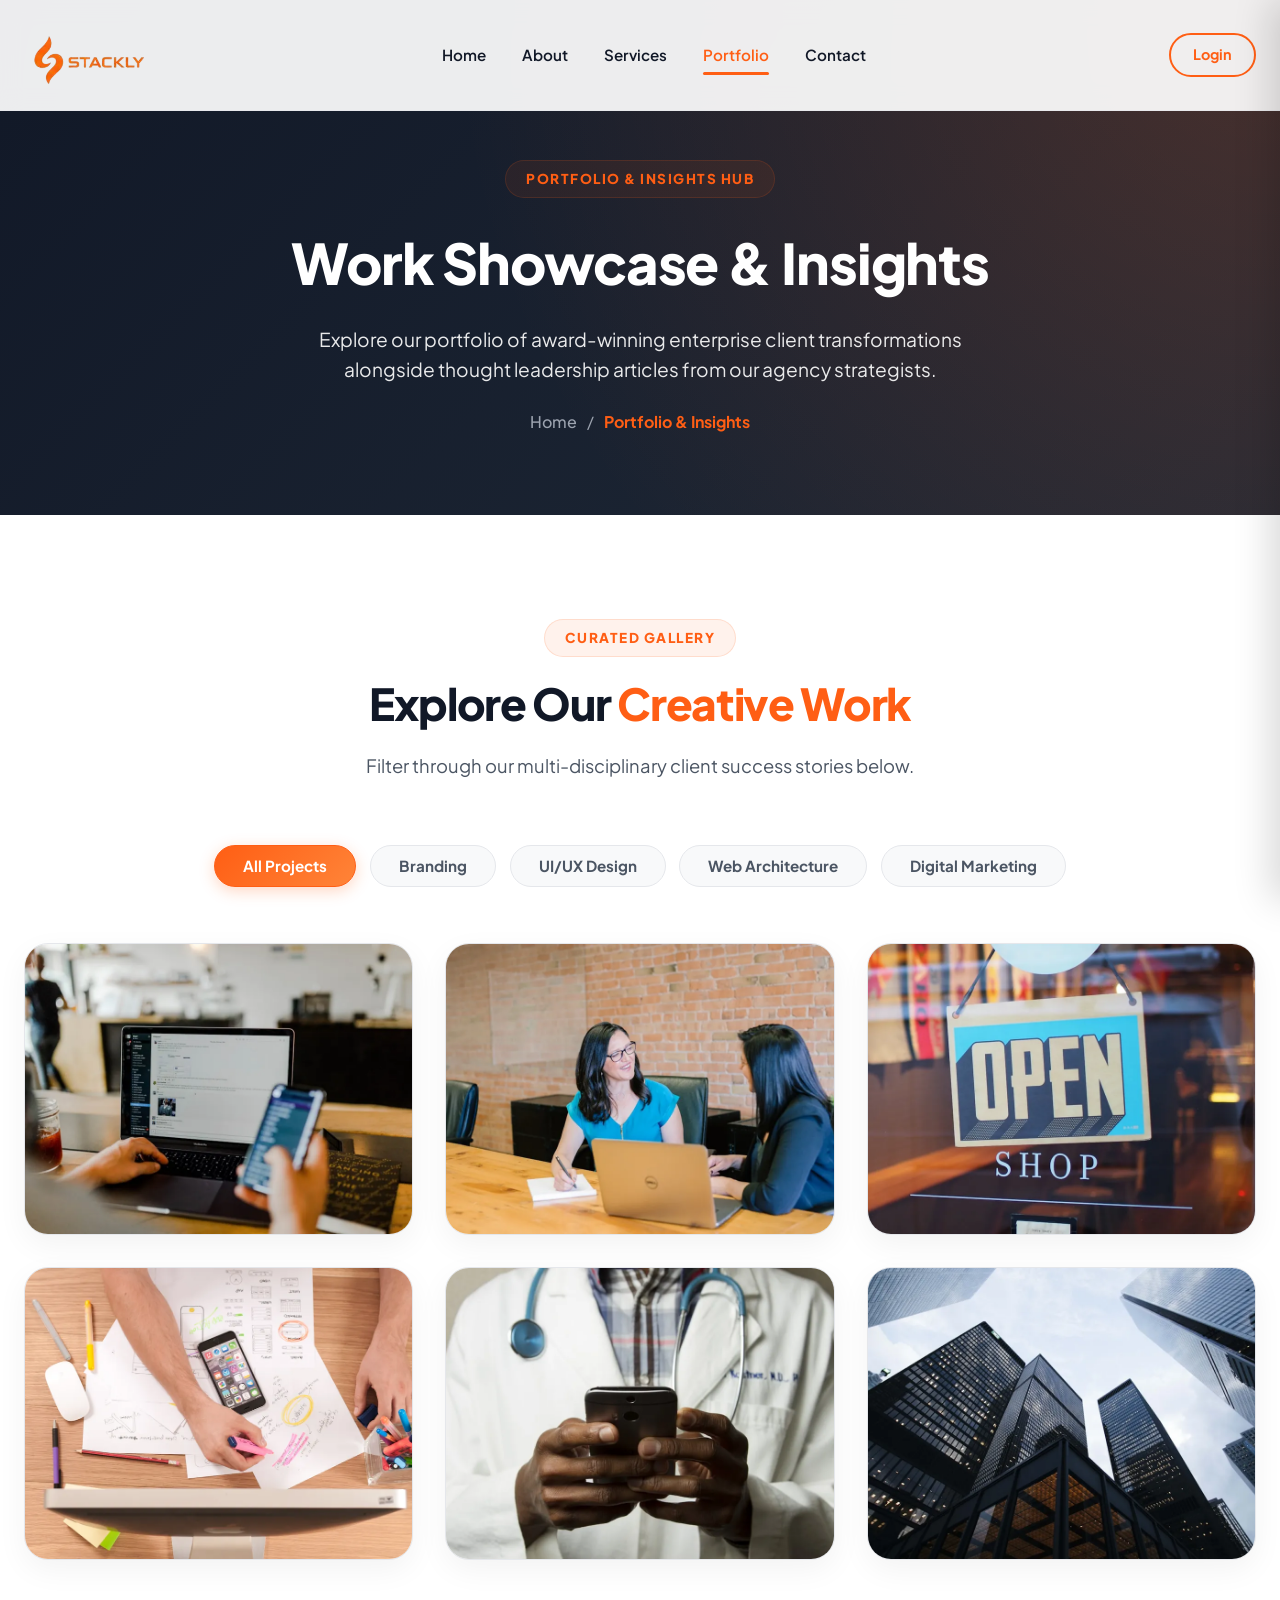
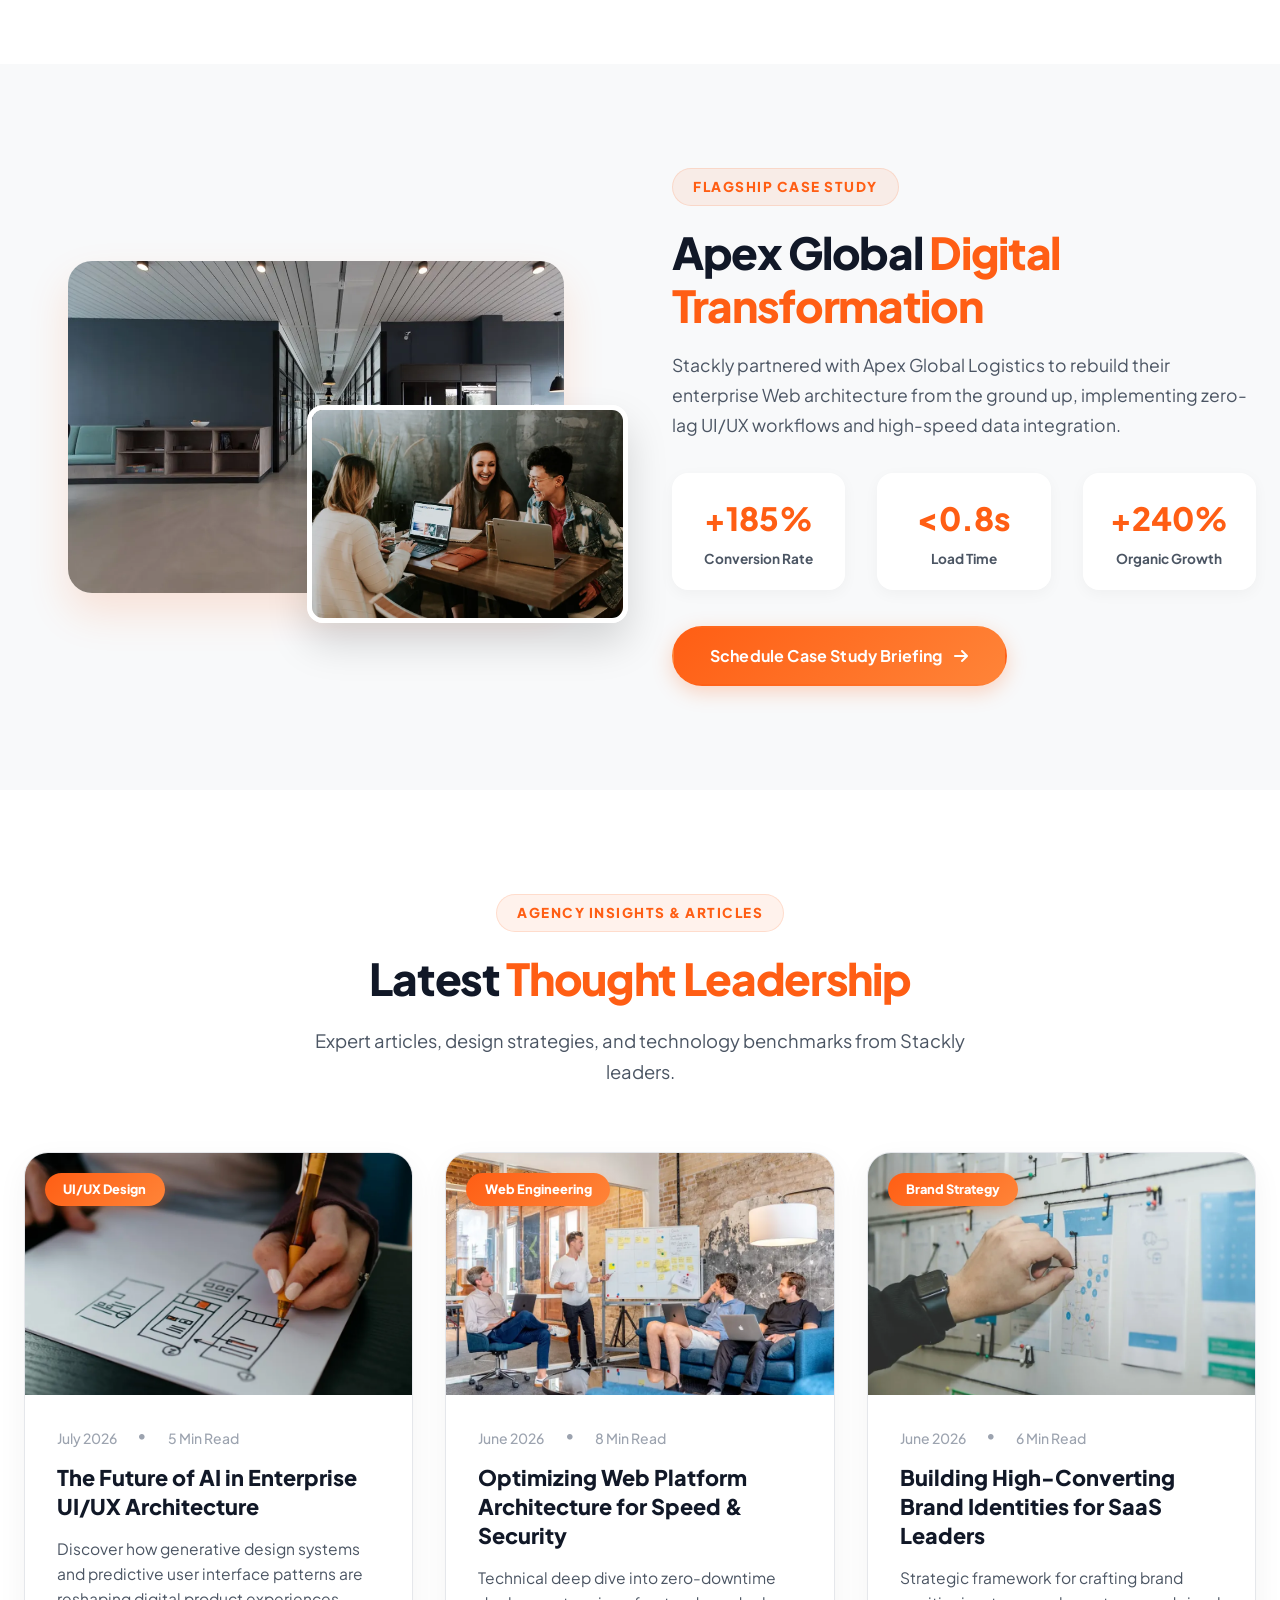
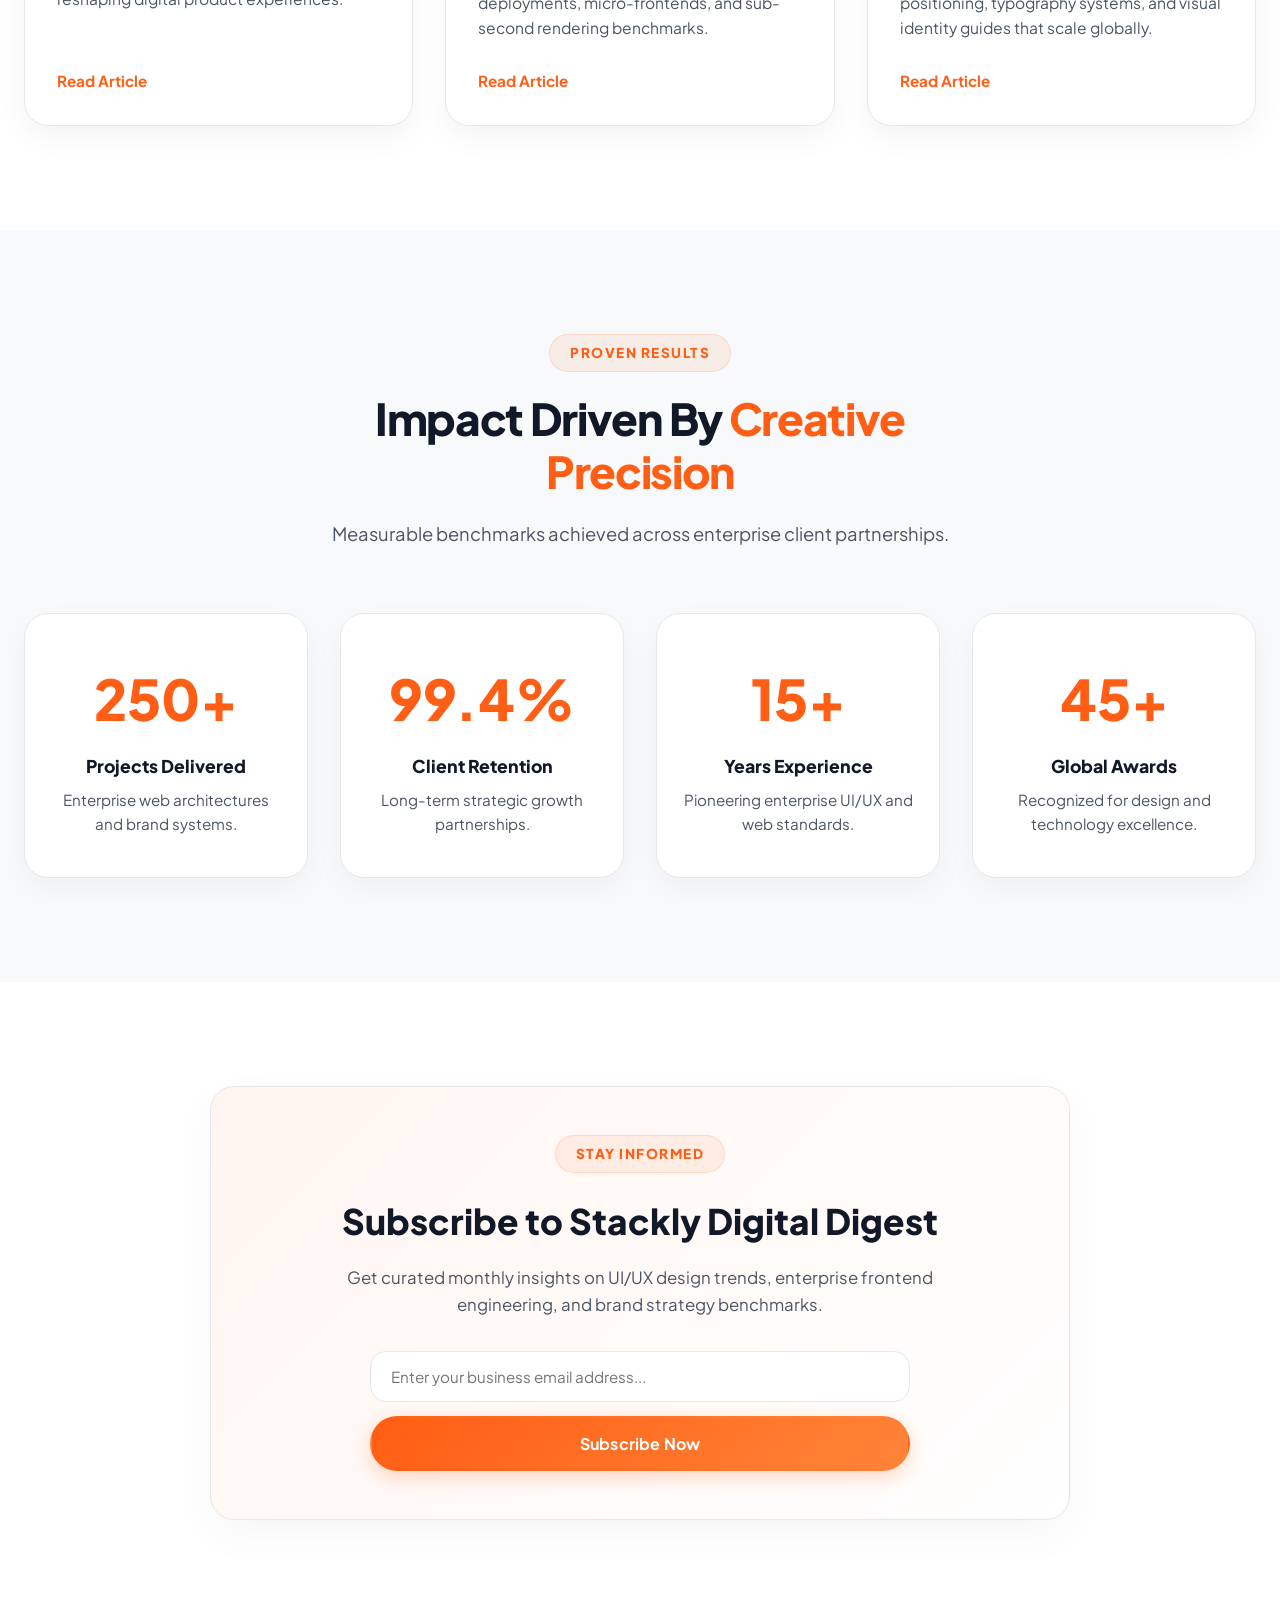
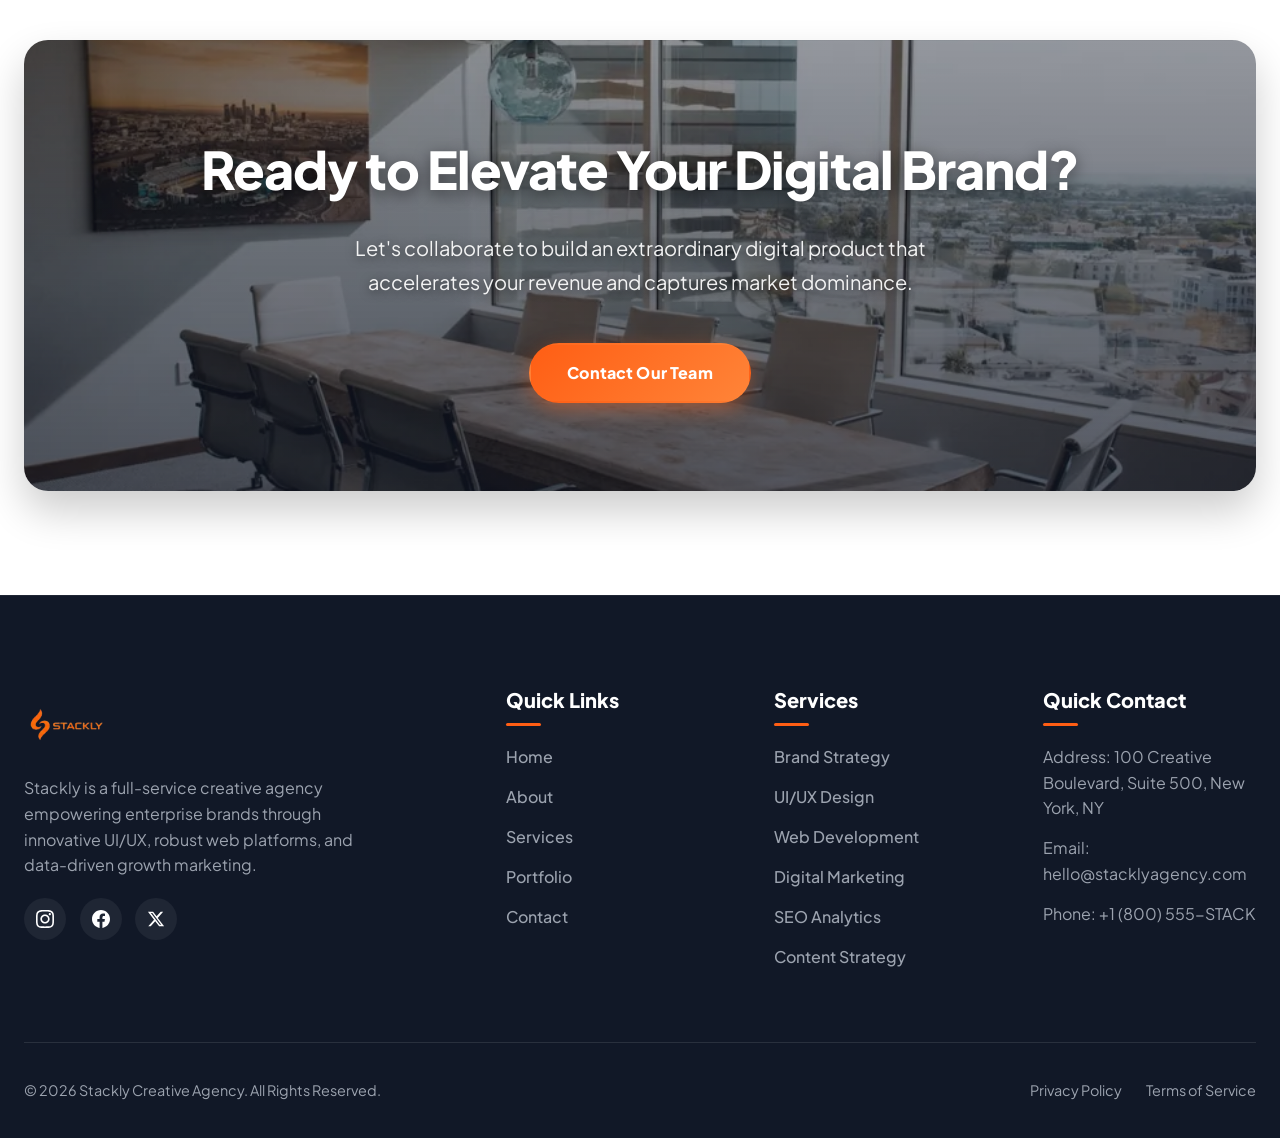
<file: blog.html>
<!DOCTYPE html>
<html lang="en">
<head>
  <meta charset="UTF-8">
  <meta http-equiv="refresh" content="0; url=portfolio.html">
  <title>Redirecting to Portfolio & Insights | Stackly Creative Agency</title>
  <script>window.location.href = "portfolio.html";</script>
</head>
<body>
  <p>Redirecting to <a href="portfolio.html">Portfolio & Insights</a>...</p>
</body>
</html>
</file>
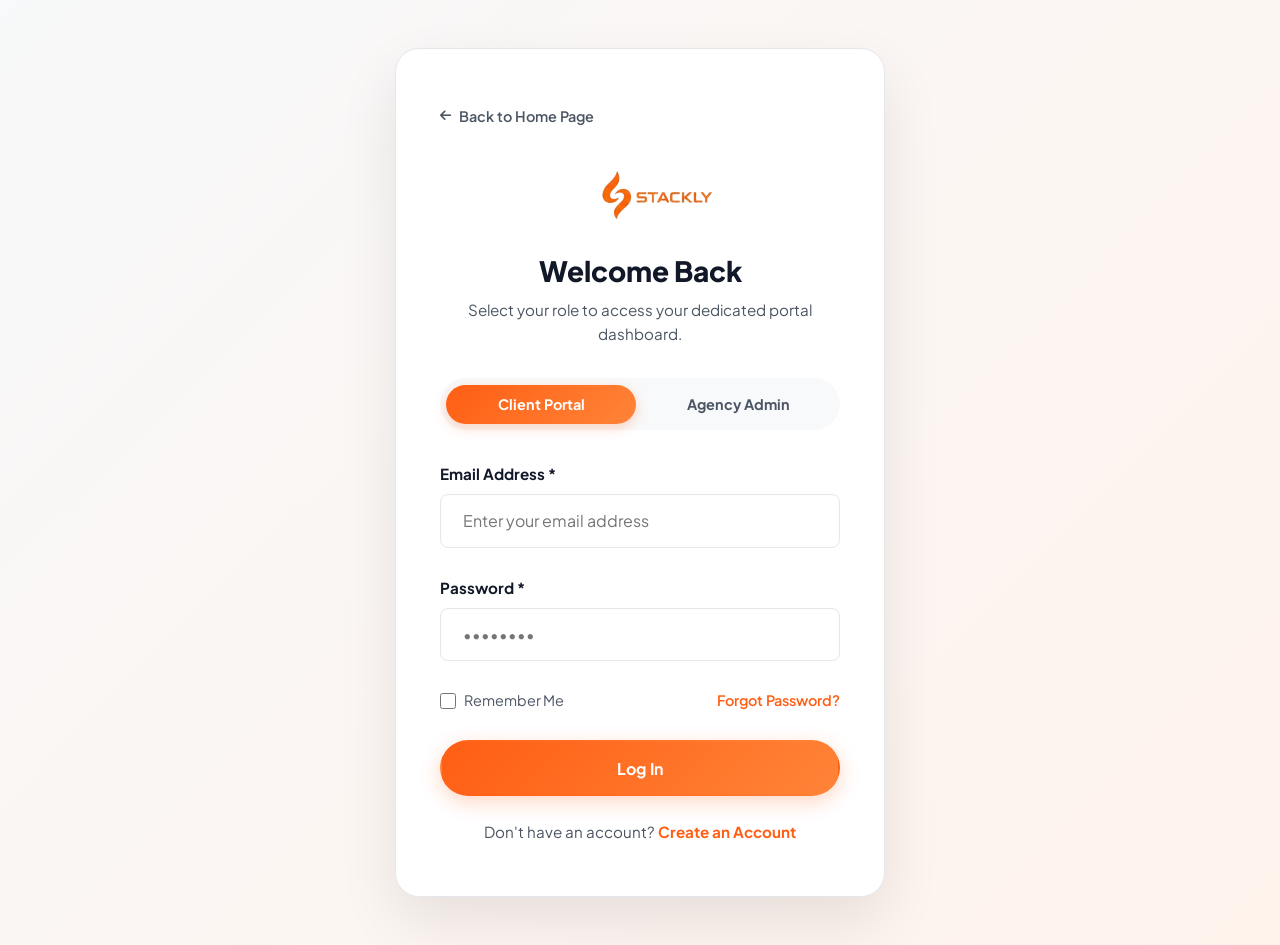
<file: client-dashboard.html>
<!DOCTYPE html>
<html lang="en">
<head>
  <meta charset="UTF-8">
  <meta name="viewport" content="width=device-width, initial-scale=1.0">
  <title>Client Portal Dashboard | Stackly Creative Agency</title>
  <link rel="icon" type="image/webp" href="assets/images/logo.webp">
  <link rel="preconnect" href="https://fonts.googleapis.com">
  <link rel="preconnect" href="https://fonts.gstatic.com" crossorigin>
  <link href="https://fonts.googleapis.com/css2?family=Plus+Jakarta+Sans:wght@400;500;600;700;800&display=swap" rel="stylesheet">
  <link rel="stylesheet" href="https://cdnjs.cloudflare.com/ajax/libs/font-awesome/6.5.0/css/all.min.css">
  <link rel="stylesheet" href="css/style.css">
  <style>
    html, body { height: 100%; overflow: hidden; }
  </style>
</head>
<body>

  <!-- Premium Brand Preloader -->
  <div class="preloader" id="preloader">
    <div class="preloader-content">
      <div class="preloader-logo-wrapper">
        <div class="preloader-glow-ring"></div>
        <div class="preloader-spinner-ring"></div>
        <img src="stackly logo03.webp" alt="Stackly Creative Agency" class="preloader-logo">
      </div>
      <div class="preloader-brand-title">STACKLY<span>.</span></div>
      <div class="preloader-bar">
        <div class="preloader-progress"></div>
      </div>
    </div>
  </div>

  <div class="dashboard-layout">
    
    <!-- Sidebar Navigation -->
    <aside class="sidebar">
      <div class="sidebar-logo">
        <a href="client-dashboard.html" class="logo" style="display: inline-flex; align-items: center;">
          <img src="stackly logo03.webp" alt="Stackly Logo" style="display: block; height: 95px;">
        </a>
        <button class="sidebar-close-btn" aria-label="Close Sidebar"><i class="fa-solid fa-xmark"></i></button>
      </div>

      <nav class="sidebar-menu">
        <a href="#overview" class="sidebar-link active" data-tab="overview"><span>Overview</span></a>
        <a href="#active-projects" class="sidebar-link" data-tab="active-projects"><span>Active Projects</span></a>
        <a href="#milestones" class="sidebar-link" data-tab="milestones"><span>Milestones</span></a>
        <a href="#messages" class="sidebar-link" data-tab="messages"><span>Messages (2)</span></a>
      </nav>

      <div class="sidebar-footer">
        <a href="login.html" class="sidebar-link logout-link">
          <svg width="20" height="20" viewBox="0 0 24 24" fill="none" stroke="currentColor" stroke-width="2" stroke-linecap="round" stroke-linejoin="round">
            <path d="M9 21H5a2 2 0 0 1-2-2V5a2 2 0 0 1 2-2h4"></path>
            <polyline points="16 17 21 12 16 7"></polyline>
            <line x1="21" y1="12" x2="9" y2="12"></line>
          </svg>
          <span>Sign Out</span>
        </a>
      </div>
    </aside>

    <!-- Main Dashboard Area -->
    <main class="dashboard-main">
      
      <!-- Top Dashboard Header -->
      <header class="dashboard-header">
        <div style="display: flex; align-items: center; gap: 0.85rem;">
          <button class="dashboard-sidebar-toggle" aria-label="Toggle Navigation Sidebar"><i class="fa-solid fa-bars"></i></button>
          <h2 id="pageTitle" style="font-size: 1.35rem; font-weight: 800;">Overview</h2>
        </div>

        <!-- Profile Avatar & Dropdown -->
        <div class="profile-dropdown-wrapper">
          <div class="user-profile-header-trigger" id="userProfileTrigger" title="Click to view profile menu">
            <div class="avatar" id="userAvatar">U</div>
            <div class="user-profile-info">
              <span class="user-profile-name" id="headerUserName">User Name</span>
              <span class="user-profile-email" id="headerUserEmail">user@example.com</span>
            </div>
          </div>
          
          <div class="profile-dropdown" id="profileDropdown">
            <div class="profile-dropdown-header">
              <div class="profile-dropdown-avatar" id="dropdownAvatar">U</div>
              <div class="profile-dropdown-info">
                <div class="profile-dropdown-name" id="dropdownUserName">User Name</div>
                <div class="profile-dropdown-email" id="dropdownUserEmail">user@example.com</div>
                <span class="profile-dropdown-role-badge" id="dropdownUserRole">● Client Account</span>
              </div>
            </div>
          </div>
        </div>
      </header>

      <!-- Dashboard Body Content -->
      <div class="dashboard-content">
        
        <!-- ================= TAB 1: OVERVIEW ================= -->
        <div id="tab-overview" class="tab-content-section">
          <!-- Metrics Row -->
          <div class="grid grid-4" style="margin-bottom: 2rem;">
            <div class="metric-card">
              <div class="metric-title">Active Projects</div>
              <div class="metric-value">02</div>
              <div class="metric-trend">● 1 Sprint in Progress</div>
            </div>

            <div class="metric-card">
              <div class="metric-title">Milestone Completion</div>
              <div class="metric-value">85%</div>
              <div class="metric-trend">↑ On Schedule</div>
            </div>

            <div class="metric-card">
              <div class="metric-title">Pending Approvals</div>
              <div class="metric-value">01</div>
              <div class="metric-trend" style="color: var(--primary);">Action Needed</div>
            </div>

            <div class="metric-card">
              <div class="metric-title">Total Invested</div>
              <div class="metric-value">$42,500</div>
              <div class="metric-trend">● All Invoices Current</div>
            </div>
          </div>

          <!-- Project Status & Messages Row -->
          <div class="grid grid-2" style="gap: 2rem; margin-bottom: 2rem;">
            
            <!-- Active Project Status Card -->
            <div class="dashboard-card">
              <div style="display: flex; justify-content: space-between; align-items: center; flex-wrap: wrap; gap: 0.75rem; margin-bottom: 1.5rem;">
                <h3 style="font-size: 1.2rem; font-weight: 800;">Apex Portal Redesign</h3>
                <span class="badge" style="margin-bottom: 0; white-space: nowrap;">Sprint 4 / 5</span>
              </div>

              <!-- Progress Bar -->
              <div style="margin-bottom: 1.5rem;">
                <div style="display: flex; justify-content: space-between; font-size: 0.85rem; font-weight: 700; margin-bottom: 0.5rem;">
                  <span>Overall Progress</span>
                  <span style="color: var(--primary);">85%</span>
                </div>
                <div style="width: 100%; height: 10px; background: var(--bg-alt); border-radius: var(--radius-full); overflow: hidden;">
                  <div style="width: 85%; height: 100%; background: var(--primary-gradient); border-radius: var(--radius-full);"></div>
                </div>
              </div>

              <!-- Milestone Checklist -->
              <div style="display: flex; flex-direction: column;">
                <div class="milestone-item">
                  <div class="milestone-text">
                    <i class="fa-solid fa-circle-check" style="color: #10B981;"></i>
                    <span>Phase 1: Brand System & Figma Prototype</span>
                  </div>
                  <span class="milestone-status status-done">Completed</span>
                </div>

                <div class="milestone-item">
                  <div class="milestone-text">
                    <i class="fa-solid fa-circle-check" style="color: #10B981;"></i>
                    <span>Phase 2: Frontend HTML5/CSS Architecture</span>
                  </div>
                  <span class="milestone-status status-done">Completed</span>
                </div>

                <div class="milestone-item">
                  <div class="milestone-text">
                    <i class="fa-solid fa-hourglass-half" style="color: var(--primary);"></i>
                    <span>Phase 3: Analytics & CRM Integration</span>
                  </div>
                  <span class="milestone-status status-review">In Review</span>
                </div>

                <div class="milestone-item" style="border-bottom: none;">
                  <div class="milestone-text">
                    <i class="fa-regular fa-circle" style="color: var(--text-light);"></i>
                    <span>Phase 4: Security Audit & Production Launch</span>
                  </div>
                  <span class="milestone-status status-upcoming">Upcoming</span>
                </div>
              </div>
            </div>

            <!-- Messages Widget -->
            <div class="dashboard-card" style="display: flex; flex-direction: column;">
              <div style="display: flex; justify-content: space-between; align-items: center; flex-wrap: wrap; gap: 0.75rem; margin-bottom: 1.5rem;">
                <h3 style="font-size: 1.2rem; font-weight: 800;">Recent Communications</h3>
                <a href="#messages" id="quickMsgTabBtn" style="color: var(--primary); font-size: 0.85rem; font-weight: 700; white-space: nowrap;">View All Messages →</a>
              </div>
              
              <div style="flex-grow: 1; display: flex; flex-direction: column; gap: 1rem; margin-bottom: 1.5rem; max-height: 220px; overflow-y: auto; padding-right: 0.25rem;">
                <div style="background: var(--bg-alt); padding: 0.875rem 1rem; border-radius: var(--radius-sm); max-width: 88%; align-self: flex-start; margin-right: auto;">
                  <div style="font-size: 0.75rem; font-weight: 700; color: var(--primary); margin-bottom: 0.25rem;">Alex Mercer (Lead Architect)</div>
                  <p style="font-size: 0.875rem; line-height: 1.5;">Hi Sarah! We have uploaded the initial analytics integration preview to Sprint 3 for your review.</p>
                </div>

                <div style="background: var(--primary-light); color: var(--text-main); padding: 0.875rem 1rem; border-radius: var(--radius-sm); max-width: 88%; align-self: flex-end; margin-left: auto;">
                  <div style="font-size: 0.75rem; font-weight: 700; color: var(--primary); margin-bottom: 0.25rem;">You</div>
                  <p style="font-size: 0.875rem; line-height: 1.5;">Awesome, checking it now! The speed benchmark looks fantastic.</p>
                </div>
              </div>
            </div>

          </div>

          <!-- Invoices & Deliverables Table -->
          <div style="background: #FFFFFF; border-radius: var(--radius-md); border: 1px solid var(--border-color); box-shadow: var(--card-shadow); padding: 2rem;">
            <h3 style="font-size: 1.2rem; font-weight: 800; margin-bottom: 1.5rem;">Recent Invoices & Financial Summary</h3>

            <div class="data-table-container">
              <table class="data-table">
                <thead>
                  <tr>
                    <th>Invoice #</th>
                    <th>Project Milestone</th>
                    <th>Amount</th>
                    <th>Due Date</th>
                    <th>Status</th>
                    <th>Action</th>
                  </tr>
                </thead>
                <tbody>
                  <tr>
                    <td>#INV-2026-089</td>
                    <td>Milestone 1 - Initial Design & Prototype</td>
                    <td>$15,000.00</td>
                    <td>June 15, 2026</td>
                    <td><span style="background: #DEF7EC; color: #03543F; padding: 0.25rem 0.75rem; border-radius: var(--radius-full); font-weight: 700; font-size: 0.8rem;">Paid</span></td>
                    <td><a href="404.html" style="color: var(--primary); font-weight: 700;">Download PDF</a></td>
                  </tr>
                  <tr>
                    <td>#INV-2026-104</td>
                    <td>Milestone 2 - Frontend Web Platform</td>
                    <td>$17,500.00</td>
                    <td>July 10, 2026</td>
                    <td><span style="background: #DEF7EC; color: #03543F; padding: 0.25rem 0.75rem; border-radius: var(--radius-full); font-weight: 700; font-size: 0.8rem;">Paid</span></td>
                    <td><a href="404.html" style="color: var(--primary); font-weight: 700;">Download PDF</a></td>
                  </tr>
                  <tr>
                    <td>#INV-2026-120</td>
                    <td>Milestone 3 - Production Deployment</td>
                    <td>$10,000.00</td>
                    <td>August 05, 2026</td>
                    <td><span style="background: #FEF3C7; color: #92400E; padding: 0.25rem 0.75rem; border-radius: var(--radius-full); font-weight: 700; font-size: 0.8rem;">Pending</span></td>
                    <td><a href="404.html" style="color: var(--primary); font-weight: 700;">Pay Now</a></td>
                  </tr>
                </tbody>
              </table>
            </div>
          </div>
        </div>

        <!-- ================= TAB 2: ACTIVE PROJECTS ================= -->
        <div id="tab-active-projects" class="tab-content-section" style="display: none;">
          <div style="display: flex; flex-direction: column; gap: 2rem;">
            
            <!-- Project 1 Card -->
            <div style="background: #FFFFFF; padding: 2.25rem; border-radius: var(--radius-md); border: 1px solid var(--border-color); box-shadow: var(--card-shadow);">
              <div style="display: flex; justify-content: space-between; align-items: flex-start; flex-wrap: wrap; gap: 1rem; margin-bottom: 1.5rem;">
                <div>
                  <div style="display: flex; align-items: center; gap: 0.75rem; margin-bottom: 0.5rem;">
                    <h3 style="font-size: 1.35rem; font-weight: 800;">Apex Portal Redesign & Web Platform</h3>
                    <span style="background: #DEF7EC; color: #03543F; padding: 0.25rem 0.75rem; border-radius: var(--radius-full); font-weight: 700; font-size: 0.8rem;">Sprint 4 / 5 Active</span>
                  </div>
                  <p style="color: var(--text-muted); font-size: 0.95rem;">Full-stack portal modernization, customer dashboard UI/UX, and real-time CRM API integration.</p>
                </div>
                <div class="card-action-btns">
                  <button class="btn btn-outline" onclick="window.location.href='404.html'"><i class="fa-solid fa-palette" style="margin-right: 0.4rem;"></i>Figma Design</button>
                  <button class="btn btn-primary" onclick="window.location.href='404.html'"><i class="fa-solid fa-rocket" style="margin-right: 0.4rem;"></i>Preview Staging Build</button>
                </div>
              </div>

              <!-- Tech Stack & Metadata -->
              <div style="display: grid; grid-template-columns: repeat(auto-fit, minmax(200px, 1fr)); gap: 1.5rem; padding: 1.25rem; background: var(--bg-alt); border-radius: var(--radius-sm); margin-bottom: 1.5rem;">
                <div>
                  <div style="font-size: 0.75rem; font-weight: 700; color: var(--text-muted); text-transform: uppercase;">Lead Architect</div>
                  <div style="font-weight: 700; font-size: 0.95rem; color: var(--text-main); margin-top: 0.25rem;">Alex Mercer</div>
                </div>
                <div>
                  <div style="font-size: 0.75rem; font-weight: 700; color: var(--text-muted); text-transform: uppercase;">Target Delivery</div>
                  <div style="font-weight: 700; font-size: 0.95rem; color: var(--text-main); margin-top: 0.25rem;">August 15, 2026</div>
                </div>
                <div>
                  <div style="font-size: 0.75rem; font-weight: 700; color: var(--text-muted); text-transform: uppercase;">Repository Status</div>
                  <div style="font-weight: 700; font-size: 0.95rem; color: #10B981; margin-top: 0.25rem;">● 48 Commits (Main)</div>
                </div>
                <div>
                  <div style="font-size: 0.75rem; font-weight: 700; color: var(--text-muted); text-transform: uppercase;">Build Health</div>
                  <div style="font-weight: 700; font-size: 0.95rem; color: #10B981; margin-top: 0.25rem;">99.8% Test Coverage</div>
                </div>
              </div>

              <!-- Progress Bar -->
              <div>
                <div style="display: flex; justify-content: space-between; font-size: 0.9rem; font-weight: 700; margin-bottom: 0.5rem;">
                  <span>Overall Build Completion</span>
                  <span style="color: var(--primary);">85%</span>
                </div>
                <div style="width: 100%; height: 12px; background: var(--bg-alt); border-radius: var(--radius-full); overflow: hidden;">
                  <div style="width: 85%; height: 100%; background: var(--primary-gradient); border-radius: var(--radius-full);"></div>
                </div>
              </div>
            </div>

            <!-- Project 2 Card -->
            <div style="background: #FFFFFF; padding: 2.25rem; border-radius: var(--radius-md); border: 1px solid var(--border-color); box-shadow: var(--card-shadow);">
              <div style="display: flex; justify-content: space-between; align-items: flex-start; flex-wrap: wrap; gap: 1rem; margin-bottom: 1.5rem;">
                <div>
                  <div style="display: flex; align-items: center; gap: 0.75rem; margin-bottom: 0.5rem;">
                    <h3 style="font-size: 1.35rem; font-weight: 800;">Apex Mobile Logistics Companion App</h3>
                    <span style="background: #E0E7FF; color: #3730A3; padding: 0.25rem 0.75rem; border-radius: var(--radius-full); font-weight: 700; font-size: 0.8rem;">Phase 1 Discovery</span>
                  </div>
                  <p style="color: var(--text-muted); font-size: 0.95rem;">Cross-platform iOS & Android driver tracking app with offline sync and push notifications.</p>
                </div>
                <div class="card-action-btns">
                  <button class="btn btn-outline" onclick="window.location.href='404.html'"><i class="fa-solid fa-file-code" style="margin-right: 0.4rem;"></i>Architecture Spec</button>
                  <button class="btn btn-outline" onclick="window.location.href='404.html'"><i class="fa-solid fa-calendar-days" style="margin-right: 0.4rem;"></i>Schedule Call</button>
                </div>
              </div>

              <!-- Tech Stack & Metadata -->
              <div style="display: grid; grid-template-columns: repeat(auto-fit, minmax(200px, 1fr)); gap: 1.5rem; padding: 1.25rem; background: var(--bg-alt); border-radius: var(--radius-sm); margin-bottom: 1.5rem;">
                <div>
                  <div style="font-size: 0.75rem; font-weight: 700; color: var(--text-muted); text-transform: uppercase;">Lead UI/UX Designer</div>
                  <div style="font-weight: 700; font-size: 0.95rem; color: var(--text-main); margin-top: 0.25rem;">Elena Rostova</div>
                </div>
                <div>
                  <div style="font-size: 0.75rem; font-weight: 700; color: var(--text-muted); text-transform: uppercase;">Target Delivery</div>
                  <div style="font-weight: 700; font-size: 0.95rem; color: var(--text-main); margin-top: 0.25rem;">October 30, 2026</div>
                </div>
                <div>
                  <div style="font-size: 0.75rem; font-weight: 700; color: var(--text-muted); text-transform: uppercase;">Framework</div>
                  <div style="font-weight: 700; font-size: 0.95rem; color: var(--text-main); margin-top: 0.25rem;">React Native / Expo</div>
                </div>
                <div>
                  <div style="font-size: 0.75rem; font-weight: 700; color: var(--text-muted); text-transform: uppercase;">Status</div>
                  <div style="font-weight: 700; font-size: 0.95rem; color: var(--primary); margin-top: 0.25rem;">Wireframes In Progress</div>
                </div>
              </div>

              <!-- Progress Bar -->
              <div>
                <div style="display: flex; justify-content: space-between; font-size: 0.9rem; font-weight: 700; margin-bottom: 0.5rem;">
                  <span>Discovery & Wireframe Progress</span>
                  <span style="color: var(--primary);">25%</span>
                </div>
                <div style="width: 100%; height: 12px; background: var(--bg-alt); border-radius: var(--radius-full); overflow: hidden;">
                  <div style="width: 25%; height: 100%; background: var(--primary-gradient); border-radius: var(--radius-full);"></div>
                </div>
              </div>
            </div>

          </div>
        </div>

        <!-- ================= TAB 3: MILESTONES ================= -->
        <div id="tab-milestones" class="tab-content-section" style="display: none;">
          <div class="dashboard-card">
            <div style="display: flex; justify-content: space-between; align-items: flex-start; flex-wrap: wrap; gap: 1rem; margin-bottom: 2rem;">
              <div style="flex: 1; min-width: 240px;">
                <h3 style="font-size: 1.35rem; font-weight: 800; line-height: 1.3;">Project Delivery Roadmap & Milestone Log</h3>
                <p style="color: var(--text-muted); font-size: 0.9rem; margin-top: 0.35rem; line-height: 1.5;">Track sprint approvals, deliverables, and sign-offs for Apex Portal Redesign.</p>
              </div>
              <div class="card-action-btns">
                <button class="btn btn-outline" onclick="window.location.href='404.html'"><i class="fa-solid fa-file-pdf" style="margin-right: 0.4rem;"></i>Download Roadmap PDF</button>
              </div>
            </div>

            <!-- Timeline / Milestones Accordion & List -->
            <div style="display: flex; flex-direction: column; gap: 1.5rem;">
              
              <!-- Milestone 1 -->
              <div class="milestone-card">
                <div class="milestone-card-header">
                  <div class="milestone-title-group">
                    <span class="milestone-icon-badge success"><i class="fa-solid fa-check"></i></span>
                    <h4>Milestone 1: Brand System & Figma Interactive Prototype</h4>
                  </div>
                  <span class="milestone-status-pill success">Approved & Completed</span>
                </div>
                <p class="milestone-desc">Design system tokens, color palettes, micro-interactions, responsive mobile views, and stakeholder prototype approval.</p>
                <div class="milestone-meta">
                  Sign-off Date: June 14, 2026 | Approved by Sarah Jenkins | Deliverables: Figma Prototype, Brand Assets (.zip)
                </div>
              </div>

              <!-- Milestone 2 -->
              <div class="milestone-card">
                <div class="milestone-card-header">
                  <div class="milestone-title-group">
                    <span class="milestone-icon-badge success"><i class="fa-solid fa-check"></i></span>
                    <h4>Milestone 2: Frontend HTML5/CSS Architecture & UI Components</h4>
                  </div>
                  <span class="milestone-status-pill success">Approved & Completed</span>
                </div>
                <p class="milestone-desc">Semantic HTML5 structure, custom CSS design system, responsive grid layouts, animations, and cross-browser QA testing.</p>
                <div class="milestone-meta">
                  Sign-off Date: July 08, 2026 | Approved by Alex Mercer & Sarah Jenkins | Deliverables: Git Repository Branch `v2.0`
                </div>
              </div>

              <!-- Milestone 3 -->
              <div class="milestone-card active">
                <div class="milestone-card-header">
                  <div class="milestone-title-group">
                    <span class="milestone-icon-badge primary"><i class="fa-solid fa-clock"></i></span>
                    <h4>Milestone 3: Analytics Dashboard & CRM API Integration</h4>
                  </div>
                  <span class="milestone-status-pill primary">85% In Review</span>
                </div>
                <p class="milestone-desc">Integration of live analytics charts, real-time lead inbox webhook sync, invoice data tables, and client auth state persistence.</p>
                <div class="milestone-actions-wrap">
                  <div class="card-action-btns">
                    <button class="btn btn-primary" onclick="window.location.href='404.html'">Approve Milestone 3</button>
                    <button class="btn btn-outline" onclick="window.location.href='404.html'">Request Revision</button>
                  </div>
                </div>
              </div>

              <!-- Milestone 4 -->
              <div class="milestone-card" style="opacity: 0.75;">
                <div class="milestone-card-header">
                  <div class="milestone-title-group">
                    <span class="milestone-icon-badge neutral"><i class="fa-solid fa-circle-notch"></i></span>
                    <h4>Milestone 4: Security Audit, SSL & Production Launch</h4>
                  </div>
                  <span class="milestone-status-pill neutral">Upcoming (Aug 1 - Aug 15)</span>
                </div>
                <p class="milestone-desc">Final penetration testing, SSL certificate setup, CDN domain propagation, and production release cutover.</p>
              </div>

            </div>
          </div>
        </div>

        <!-- ================= TAB 4: MESSAGES ================= -->
        <div id="tab-messages" class="tab-content-section" style="display: none;">
          <div class="chat-container" id="chatContainer">
            
            <!-- Message Contacts List -->
            <div class="chat-sidebar" id="chatSidebar">
              <h4 class="chat-sidebar-title">Agency Team Chat</h4>
              
              <div class="chat-contacts-list">
                <div class="chat-contact-item active" data-name="Alex Mercer" data-role="Lead Architect" data-project="Apex Portal Redesign &amp; Web Platform Project">
                  <div class="chat-contact-name">Alex Mercer</div>
                  <div class="chat-contact-role">Lead Architect</div>
                  <div class="chat-contact-status status-online">● Online</div>
                </div>

                <div class="chat-contact-item" data-name="Elena Rostova" data-role="UI/UX Director" data-project="SaaSify Suite Design System &amp; UX Audit">
                  <div class="chat-contact-name">Elena Rostova</div>
                  <div class="chat-contact-role">UI/UX Director</div>
                  <div class="chat-contact-status status-away">Away (Last active 2h ago)</div>
                </div>

                <div class="chat-contact-item" data-name="Billing &amp; Support" data-role="Financial Helpdesk" data-project="Enterprise Account, Retainer &amp; Invoicing Support">
                  <div class="chat-contact-name">Billing &amp; Support</div>
                  <div class="chat-contact-role">Financial Helpdesk</div>
                  <div class="chat-contact-status status-online">● Online</div>
                </div>
              </div>
            </div>

            <!-- Chat Window -->
            <div class="chat-main" id="chatMain">
              <div class="chat-header">
                <div style="display: flex; align-items: center; gap: 0.65rem; min-width: 0; flex: 1;">
                  <button type="button" class="chat-back-btn" id="chatBackBtn" aria-label="Back to Contacts list">
                    <i class="fa-solid fa-chevron-left"></i>
                  </button>
                  <div class="chat-header-info">
                    <h4 class="chat-header-name" id="chatHeaderName">Alex Mercer — Lead Architect</h4>
                    <div class="chat-header-project" id="chatHeaderProject">Apex Portal Redesign &amp; Web Platform Project</div>
                  </div>
                </div>
                <span class="chat-channel-badge">Direct Channel Active</span>
              </div>

              <!-- Message History Container -->
              <div id="fullChatHistory" class="chat-history">
                
                <div class="chat-msg chat-msg-received">
                  <div class="chat-msg-meta">Alex Mercer (Lead Architect) • 10:14 AM</div>
                  <p class="chat-msg-text">Hi Sarah! We have uploaded the initial analytics integration preview to Sprint 3 for your review. Please test the data table filters when you get a chance!</p>
                </div>

                <div class="chat-msg chat-msg-sent">
                  <div class="chat-msg-meta">You (Sarah Jenkins) • 10:28 AM</div>
                  <p class="chat-msg-text">Awesome, checking it now! The speed benchmark looks fantastic. The page load transitions are super smooth.</p>
                </div>

                <div class="chat-msg chat-msg-received">
                  <div class="chat-msg-meta">Alex Mercer (Lead Architect) • 10:45 AM</div>
                  <p class="chat-msg-text">Great to hear! We are now finalizing the security penetration tests ahead of Milestone 4 cutover. Let us know if you need any adjustments.</p>
                </div>

              </div>

              <!-- Chat Input Form -->
              <form id="chatForm" class="chat-form" novalidate>
                <input type="text" id="chatInput" class="form-control chat-input" placeholder="Write your message to Alex Mercer..." required>
                <button type="submit" class="btn btn-primary chat-send-btn">Send Message</button>
              </form>
            </div>

          </div>
        </div>

      </div>

  <!-- Dashboard Script -->
  <script>
    document.addEventListener('DOMContentLoaded', function() {

      /* ── Tab Navigation ── */
      var sideLinks   = document.querySelectorAll('.sidebar-menu .sidebar-link[data-tab]');
      var tabSections = document.querySelectorAll('.tab-content-section');
      var pageTitle   = document.getElementById('pageTitle');

      var tabTitles = {
        'overview':        'Overview',
        'active-projects': 'Projects',
        'milestones':      'Milestones',
        'messages':        'Messages'
      };

      function switchTab(tabId) {
        sideLinks.forEach(function(l) { l.classList.remove('active'); });
        tabSections.forEach(function(s) { s.style.display = 'none'; });

        var activeLink = document.querySelector('.sidebar-link[data-tab="' + tabId + '"]');
        var activeSection = document.getElementById('tab-' + tabId);

        if (activeLink)    activeLink.classList.add('active');
        if (activeSection) activeSection.style.display = 'block';
        if (pageTitle && tabTitles[tabId]) pageTitle.textContent = tabTitles[tabId];
      }

      sideLinks.forEach(function(link) {
        link.addEventListener('click', function(e) {
          e.preventDefault();
          switchTab(link.getAttribute('data-tab'));
          if (window.innerWidth <= 992) {
            var sb = document.querySelector('.sidebar');
            if (sb) sb.classList.remove('active');
          }
        });
      });

      // Quick message shortcut button
      var quickMsgBtn = document.getElementById('quickMsgTabBtn');
      if (quickMsgBtn) {
        quickMsgBtn.addEventListener('click', function(e) {
          e.preventDefault();
          switchTab('messages');
        });
      }

      // Show overview on load
      switchTab('overview');

      /* ── Mobile Sidebar ── */
      var toggleBtn  = document.querySelector('.dashboard-sidebar-toggle');
      var closeBtn   = document.querySelector('.sidebar-close-btn');
      var sidebar    = document.querySelector('.sidebar');
      if (toggleBtn && sidebar) toggleBtn.addEventListener('click', function() { sidebar.classList.add('active'); });
      if (closeBtn  && sidebar) closeBtn.addEventListener('click',  function() { sidebar.classList.remove('active'); });

      /* ── Team Chat Mobile Navigation & Contact Switcher ── */
      var chatContainer   = document.getElementById('chatContainer');
      var chatBackBtn     = document.getElementById('chatBackBtn');
      var contactItems    = document.querySelectorAll('.chat-contact-item');
      var chatHeaderName  = document.getElementById('chatHeaderName');
      var chatHeaderProj  = document.getElementById('chatHeaderProject');
      var chatInput       = document.getElementById('chatInput');
      var fullChatHistory = document.getElementById('fullChatHistory');

      var contactConversations = {
        'Alex Mercer': [
          { sender: 'Alex Mercer (Lead Architect) • 10:14 AM', type: 'received', text: 'Hi Sarah! We have uploaded the initial analytics integration preview to Sprint 3 for your review. Please test the data table filters when you get a chance!' },
          { sender: 'You (Sarah Jenkins) • 10:28 AM', type: 'sent', text: 'Awesome, checking it now! The speed benchmark looks fantastic. The page load transitions are super smooth.' },
          { sender: 'Alex Mercer (Lead Architect) • 10:45 AM', type: 'received', text: 'Great to hear! We are now finalizing the security penetration tests ahead of Milestone 4 cutover. Let us know if you need any adjustments.' }
        ],
        'Elena Rostova': [
          { sender: 'Elena Rostova (UI/UX Director) • Yesterday', type: 'received', text: 'Hello Sarah! The design system tokens for the client dashboard dark theme have been finalized in Figma. Let me know if you need high-res exports.' },
          { sender: 'You (Sarah Jenkins) • Yesterday', type: 'sent', text: 'Thanks Elena! The color palette contrast ratios look great. We appreciate the quick turn-around.' }
        ],
        'Billing & Support': [
          { sender: 'Billing & Support Helpdesk • 2 days ago', type: 'received', text: 'Invoice #INV-2026-104 for Milestone 3 completion has been generated and emailed to your billing contact.' },
          { sender: 'You (Sarah Jenkins) • 2 days ago', type: 'sent', text: 'Received and forwarded to our finance department for processing. Thank you!' }
        ]
      };

      contactItems.forEach(function(item) {
        item.addEventListener('click', function() {
          contactItems.forEach(function(ci) { ci.classList.remove('active'); });
          item.classList.add('active');

          var name    = item.getAttribute('data-name')    || 'Team Member';
          var role    = item.getAttribute('data-role')    || '';
          var project = item.getAttribute('data-project') || 'Stackly Project Channel';

          if (chatHeaderName) chatHeaderName.textContent = name + (role ? ' — ' + role : '');
          if (chatHeaderProj) chatHeaderProj.textContent = project;
          if (chatInput)      chatInput.placeholder     = 'Write your message to ' + name + '...';

          if (fullChatHistory && contactConversations[name]) {
            var msgs = contactConversations[name];
            var html = '';
            msgs.forEach(function(m) {
              var cls = m.type === 'sent' ? 'chat-msg chat-msg-sent' : 'chat-msg chat-msg-received';
              html += '<div class="' + cls + '">' +
                        '<div class="chat-msg-meta">' + m.sender + '</div>' +
                        '<p class="chat-msg-text">' + m.text + '</p>' +
                      '</div>';
            });
            fullChatHistory.innerHTML = html;
            fullChatHistory.scrollTop = fullChatHistory.scrollHeight;
          }

          if (chatContainer) {
            chatContainer.classList.add('show-chat');
          }
        });
      });

      if (chatBackBtn && chatContainer) {
        chatBackBtn.addEventListener('click', function(e) {
          e.preventDefault();
          chatContainer.classList.remove('show-chat');
        });
      }

      /* ── Chat Form ── */
      var chatForm  = document.getElementById('chatForm');
      if (chatForm) {
        chatForm.addEventListener('submit', function(e) {
          e.preventDefault();
          if (chatInput && chatInput.value.trim() && fullChatHistory) {
            var msgText = chatInput.value.trim();
            var activeContact = document.querySelector('.chat-contact-item.active');
            var contactName = activeContact ? activeContact.getAttribute('data-name') : 'Alex Mercer';
            
            // Append message to active conversation in memory
            if (!contactConversations[contactName]) {
              contactConversations[contactName] = [];
            }
            contactConversations[contactName].push({
              sender: 'You (Sarah Jenkins) • Just Now',
              type: 'sent',
              text: msgText
            });
            
            // Re-render the message history
            var msgs = contactConversations[contactName];
            var html = '';
            msgs.forEach(function(m) {
              var cls = m.type === 'sent' ? 'chat-msg chat-msg-sent' : 'chat-msg chat-msg-received';
              html += '<div class="' + cls + '">' +
                        '<div class="chat-msg-meta">' + m.sender + '</div>' +
                        '<p class="chat-msg-text">' + m.text + '</p>' +
                      '</div>';
            });
            fullChatHistory.innerHTML = html;
            fullChatHistory.scrollTop = fullChatHistory.scrollHeight;
            chatInput.value = '';
          }
        });
      }

      /* ── User Session ── */
      var sessionRaw = localStorage.getItem('stackly_user');
      if (!sessionRaw) { window.location.href = 'login.html'; return; }

      var currentUser;
      try { currentUser = JSON.parse(sessionRaw); }
      catch(e) { window.location.href = 'login.html'; return; }
      if (!currentUser || !currentUser.loggedIn) { window.location.href = 'login.html'; return; }

      /* ── Populate Profile ── */
      var els = {
        userAvatar:        document.getElementById('userAvatar'),
        headerUserName:    document.getElementById('headerUserName'),
        headerUserEmail:   document.getElementById('headerUserEmail'),
        dropdownAvatar:    document.getElementById('dropdownAvatar'),
        dropdownUserName:  document.getElementById('dropdownUserName'),
        dropdownUserEmail: document.getElementById('dropdownUserEmail'),
        dropdownUserRole:  document.getElementById('dropdownUserRole')
      };
      if (els.userAvatar)        els.userAvatar.textContent        = currentUser.initials || 'U';
      if (els.headerUserName)    els.headerUserName.textContent    = currentUser.name     || 'User Name';
      if (els.headerUserEmail)   els.headerUserEmail.textContent   = currentUser.email    || 'user@example.com';
      if (els.dropdownAvatar)    els.dropdownAvatar.textContent    = currentUser.initials || 'U';
      if (els.dropdownUserName)  els.dropdownUserName.textContent  = currentUser.name     || 'User Name';
      if (els.dropdownUserEmail) els.dropdownUserEmail.textContent = currentUser.email    || 'user@example.com';
      if (els.dropdownUserRole)  els.dropdownUserRole.textContent  = currentUser.role === 'admin' ? '★ Agency Admin' : '● Client Account';

      /* ── Profile Dropdown ── */
      var profileTrig = document.getElementById('userProfileTrigger') || els.userAvatar;
      var profileDrop = document.getElementById('profileDropdown');
      if (profileTrig && profileDrop) {
        profileTrig.addEventListener('click', function(e) {
          e.stopPropagation();
          profileDrop.classList.toggle('open');
        });
        document.addEventListener('click', function(e) {
          if (!profileDrop.contains(e.target) && !profileTrig.contains(e.target)) {
            profileDrop.classList.remove('open');
          }
        });
      }

      /* ── Sign Out ── */
      document.querySelectorAll('.logout-link, #dropdownLogoutBtn').forEach(function(link) {
        link.addEventListener('click', function(e) {
          e.preventDefault();
          localStorage.removeItem('stackly_user');
          window.location.href = 'login.html';
        });
      });

    });
  </script>

  <script src="js/script.js"></script>
</body>
</html>
</file>
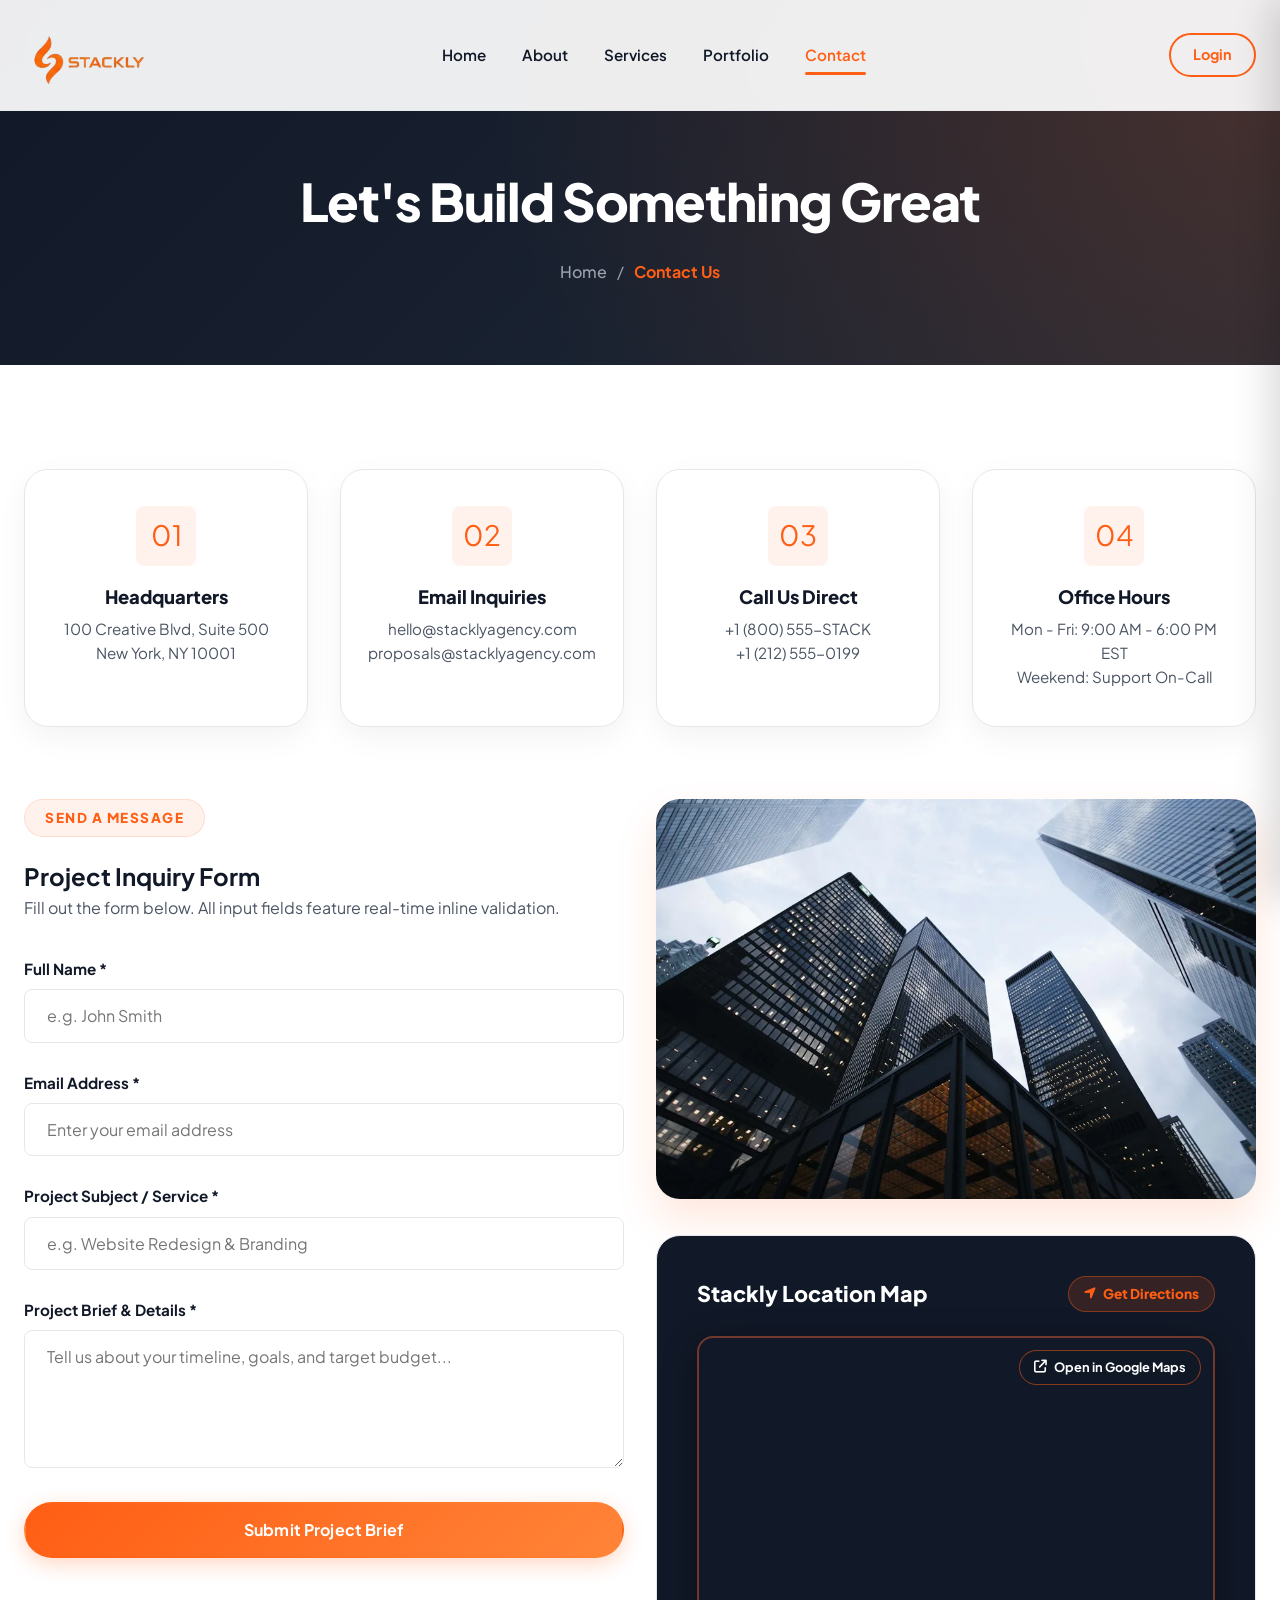
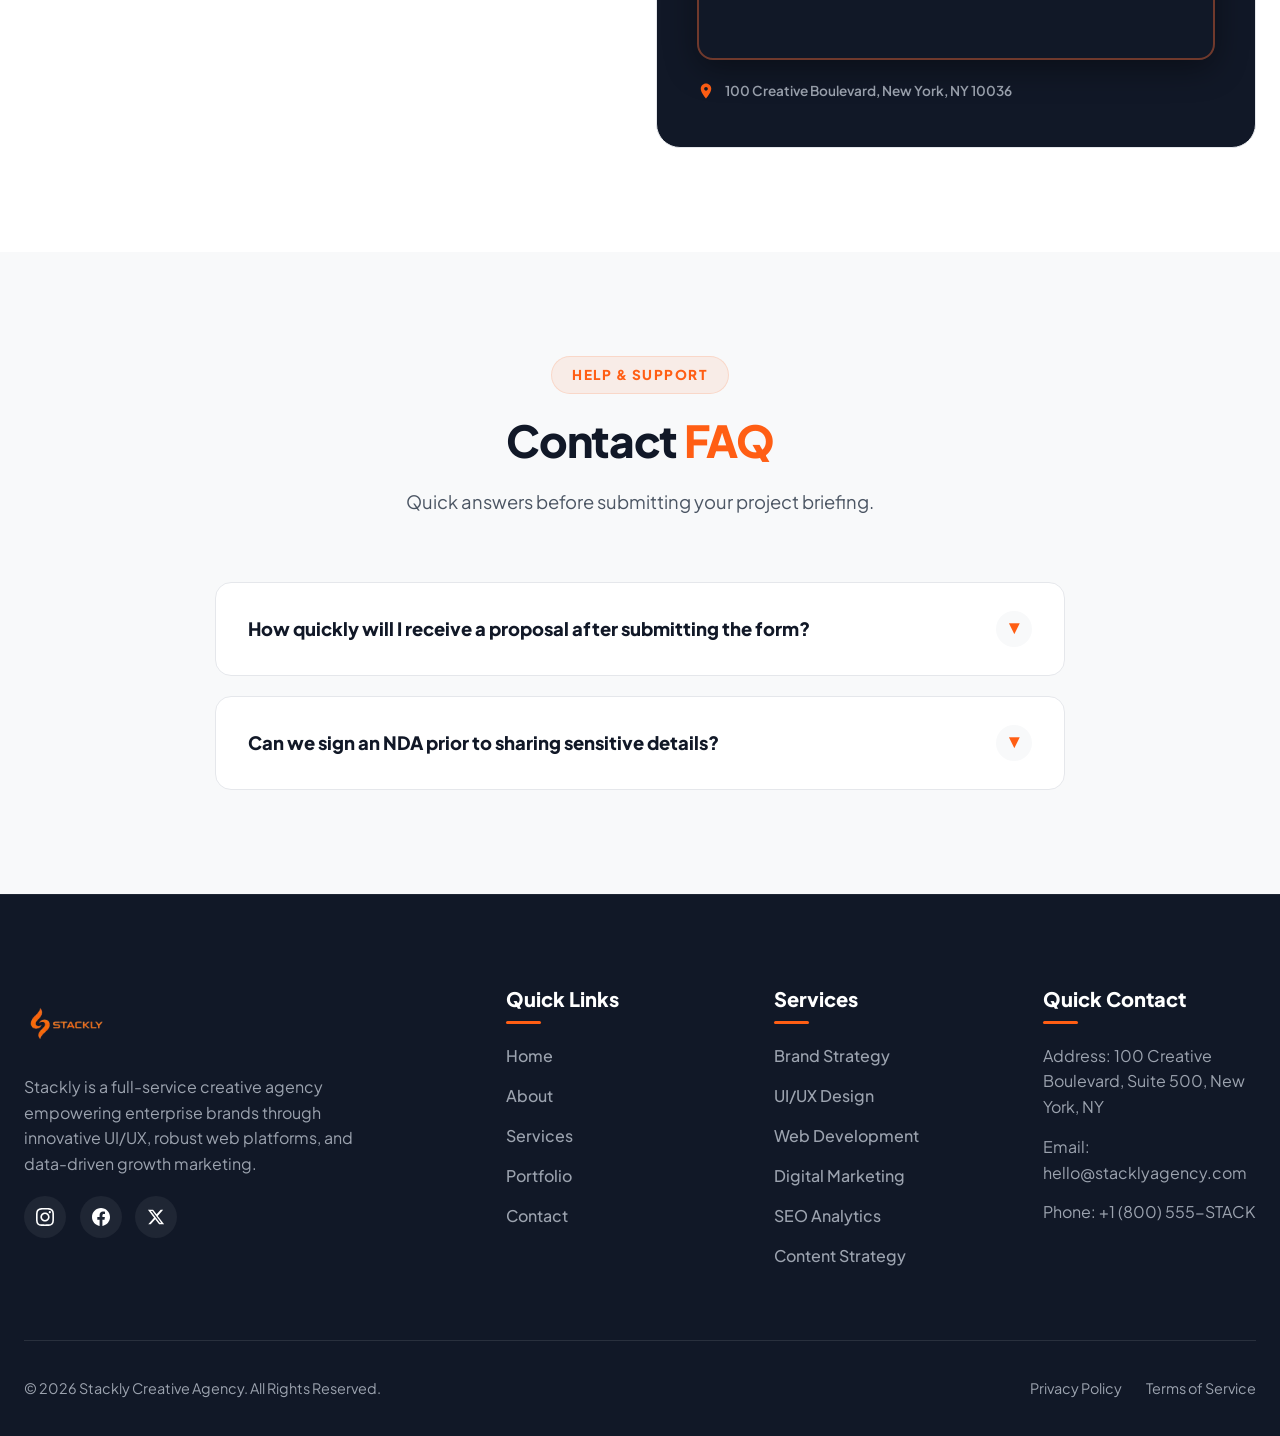
<file: contact.html>
<!DOCTYPE html>
<html lang="en">
<head>
  <meta charset="UTF-8">
  <meta name="viewport" content="width=device-width, initial-scale=1.0">
  <title>Contact Us | Stackly Creative Agency</title>
  <meta name="description" content="Get in touch with Stackly Creative Agency. Reach out for project inquiries, strategy consultations, or visit our office in New York.">
  <link rel="icon" type="image/webp" href="assets/images/logo.webp">
  <link rel="preconnect" href="https://fonts.googleapis.com">
  <link rel="preconnect" href="https://fonts.gstatic.com" crossorigin>
  <link href="https://fonts.googleapis.com/css2?family=Plus+Jakarta+Sans:wght@400;500;600;700;800&display=swap" rel="stylesheet">
  <link rel="stylesheet" href="https://cdnjs.cloudflare.com/ajax/libs/font-awesome/6.5.0/css/all.min.css">
  <link rel="stylesheet" href="css/style.css">
  <link rel="stylesheet" href="https://unpkg.com/aos@next/dist/aos.css" />
</head>
<body>

  <!-- Premium Brand Preloader -->
  <div class="preloader" id="preloader">
    <div class="preloader-content">
      <div class="preloader-logo-wrapper">
        <div class="preloader-glow-ring"></div>
        <div class="preloader-spinner-ring"></div>
        <img src="stackly logo03.webp" alt="Stackly Creative Agency" class="preloader-logo">
      </div>
      <div class="preloader-brand-title">STACKLY<span>.</span></div>
      <div class="preloader-bar">
        <div class="preloader-progress"></div>
      </div>
    </div>
  </div>

  <header class="header">
    <div class="container nav-container">
      <a href="index.html" class="logo">
        <img src="stackly logo03.webp" alt="Stackly Creative Agency">
      </a>

            <nav class="nav-menu">
        <a href="index.html" class="nav-link">Home</a>
        <a href="about.html" class="nav-link">About</a>
        <a href="services.html" class="nav-link">Services</a>
        <a href="portfolio.html" class="nav-link">Portfolio</a>
        <a href="contact.html" class="nav-link active">Contact</a>
      </nav>

      <div class="nav-actions">
        <a href="login.html" class="btn btn-outline" style="padding: 0.5rem 1.35rem; font-size: 0.9rem;">Login</a>
        <button class="mobile-toggle" aria-label="Toggle Mobile Menu"><i class="fa-solid fa-bars"></i></button>
      </div>
    </div>
  </header>

  <div class="mobile-menu-overlay"></div>
  <aside class="mobile-drawer">
    <div class="mobile-drawer-header">
      <a href="index.html" class="logo">
        <img src="stackly logo03.webp" alt="Stackly Logo">
      </a>
      <div class="close-drawer"><i class="fa-solid fa-xmark"></i></div>
    </div>
        <div class="mobile-nav-links">
      <a href="index.html" class="mobile-nav-link">Home</a>
      <a href="about.html" class="mobile-nav-link">About</a>
      <a href="services.html" class="mobile-nav-link">Services</a>
      <a href="portfolio.html" class="mobile-nav-link">Portfolio</a>
      <a href="contact.html" class="mobile-nav-link active">Contact</a>
      <div class="mobile-nav-divider"></div>
      <a href="login.html" class="mobile-nav-login"><i class="fa-solid fa-right-to-bracket" style="margin-right: 0.5rem;"></i>Login</a>
    </div>
  </aside>

  <main>
    <section class="page-hero">
      <div class="container" data-aos="fade-up" data-aos-duration="800">
        <h1 class="page-hero-title">Let's Build Something Great</h1>
        <div class="breadcrumbs">
          <a href="index.html">Home</a> <span>/</span> <span class="current">Contact Us</span>
        </div>
      </div>
    </section>

    <!-- Contact Info Cards -->
    <section class="section">
      <div class="container">
        <div class="grid grid-4" style="margin-bottom: 4.5rem;">
          <div class="service-card text-center" style="padding: 2.25rem 1.5rem;" data-aos="fade-up" data-aos-duration="800" data-aos-delay="100">
            <div class="service-icon" style="margin: 0 auto 1rem auto;">01</div>
            <h4 style="font-size: 1.15rem; font-weight: 800; margin-bottom: 0.35rem;">Headquarters</h4>
            <p style="color: var(--text-muted); font-size: 0.95rem;">100 Creative Blvd, Suite 500<br>New York, NY 10001</p>
          </div>

          <div class="service-card text-center" style="padding: 2.25rem 1.5rem;" data-aos="fade-up" data-aos-duration="800" data-aos-delay="200">
            <div class="service-icon" style="margin: 0 auto 1rem auto;">02</div>
            <h4 style="font-size: 1.15rem; font-weight: 800; margin-bottom: 0.35rem;">Email Inquiries</h4>
            <p style="color: var(--text-muted); font-size: 0.95rem;">hello@stacklyagency.com<br>proposals@stacklyagency.com</p>
          </div>

          <div class="service-card text-center" style="padding: 2.25rem 1.5rem;" data-aos="fade-up" data-aos-duration="800" data-aos-delay="300">
            <div class="service-icon" style="margin: 0 auto 1rem auto;">03</div>
            <h4 style="font-size: 1.15rem; font-weight: 800; margin-bottom: 0.35rem;">Call Us Direct</h4>
            <p style="color: var(--text-muted); font-size: 0.95rem;">+1 (800) 555-STACK<br>+1 (212) 555-0199</p>
          </div>

          <div class="service-card text-center" style="padding: 2.25rem 1.5rem;" data-aos="fade-up" data-aos-duration="800" data-aos-delay="400">
            <div class="service-icon" style="margin: 0 auto 1rem auto;">04</div>
            <h4 style="font-size: 1.15rem; font-weight: 800; margin-bottom: 0.35rem;">Office Hours</h4>
            <p style="color: var(--text-muted); font-size: 0.95rem;">Mon - Fri: 9:00 AM - 6:00 PM EST<br>Weekend: Support On-Call</p>
          </div>
        </div>

        <!-- Form & Office Visual Layout -->
        <div class="grid grid-2 contact-grid" style="align-items: start;">
          
          <!-- Contact Form -->
          <div class="contact-form-card" data-aos="fade-right" data-aos-duration="800">
            <span class="badge">SEND A MESSAGE</span>
            <h2 class="contact-card-title">Project Inquiry Form</h2>
            <p style="color: var(--text-muted); margin-bottom: 2.25rem;">Fill out the form below. All input fields feature real-time inline validation.</p>

            <div id="contactSuccess" class="form-success"></div>

            <form id="contactForm" novalidate>
              <div class="form-group">
                <label for="contactName" class="form-label">Full Name *</label>
                <input type="text" id="contactName" class="form-control" placeholder="e.g. John Smith" autocomplete="name">
                <div id="nameError" class="error-message" style="display:none; color: #ef4444; font-size: 0.82rem; margin-top: 0.35rem; font-weight: 600;"></div>
              </div>

              <div class="form-group">
                <label for="contactEmail" class="form-label">Email Address *</label>
                <input type="email" id="contactEmail" class="form-control" placeholder="Enter your email address" autocomplete="email">
                <div id="emailError" class="error-message" style="display:none; color: #ef4444; font-size: 0.82rem; margin-top: 0.35rem; font-weight: 600;"></div>
              </div>

              <div class="form-group">
                <label for="contactSubject" class="form-label">Project Subject / Service *</label>
                <input type="text" id="contactSubject" class="form-control" placeholder="e.g. Website Redesign &amp; Branding">
                <div id="subjectError" class="error-message" style="display:none; color: #ef4444; font-size: 0.82rem; margin-top: 0.35rem; font-weight: 600;"></div>
              </div>

              <div class="form-group">
                <label for="contactMessage" class="form-label">Project Brief &amp; Details *</label>
                <textarea id="contactMessage" class="form-control" rows="5" placeholder="Tell us about your timeline, goals, and target budget..."></textarea>
                <div id="messageError" class="error-message" style="display:none; color: #ef4444; font-size: 0.82rem; margin-top: 0.35rem; font-weight: 600;"></div>
              </div>

              <button type="submit" id="contactSubmitBtn" class="btn btn-primary" style="width: 100%;">Submit Project Brief</button>
            </form>

            <script>
              (function () {
                const form = document.getElementById('contactForm');

                function showError(inputEl, errorEl, msg) {
                  inputEl.style.borderColor = '#ef4444';
                  inputEl.style.boxShadow = '0 0 0 3px rgba(239,68,68,0.15)';
                  errorEl.textContent = msg;
                  errorEl.style.display = 'block';
                }

                function clearError(inputEl, errorEl) {
                  inputEl.style.borderColor = '';
                  inputEl.style.boxShadow = '';
                  errorEl.textContent = '';
                  errorEl.style.display = 'none';
                }

                // Live validation on blur
                const fields = [
                  { id: 'contactName',    errId: 'nameError' },
                  { id: 'contactEmail',   errId: 'emailError' },
                  { id: 'contactSubject', errId: 'subjectError' },
                  { id: 'contactMessage', errId: 'messageError' }
                ];
                fields.forEach(function(f) {
                  const el  = document.getElementById(f.id);
                  const err = document.getElementById(f.errId);
                  el.addEventListener('input', function() { validateField(el, err); });
                  el.addEventListener('blur',  function() { validateField(el, err); });
                });

                function validateField(el, err) {
                  const val = el.value.trim();
                  if (!val) {
                    showError(el, err, getRequiredMsg(el.id)); return false;
                  }
                  if (el.id === 'contactEmail') {
                    const emailRx = /^[^\s@]+@[^\s@]+\.[^\s@]+$/;
                    if (!emailRx.test(val)) {
                      showError(el, err, 'Please enter a valid email address (e.g. name@domain.com).'); return false;
                    }
                  }
                  if (el.id === 'contactName' && val.length < 2) {
                    showError(el, err, 'Full name must be at least 2 characters.'); return false;
                  }
                  if (el.id === 'contactSubject' && val.length < 3) {
                    showError(el, err, 'Subject must be at least 3 characters.'); return false;
                  }
                  if (el.id === 'contactMessage' && val.length < 10) {
                    showError(el, err, 'Please provide at least 10 characters describing your project.'); return false;
                  }
                  clearError(el, err); return true;
                }

                function getRequiredMsg(id) {
                  const msgs = {
                    contactName:    'Full name is required.',
                    contactEmail:   'Email address is required.',
                    contactSubject: 'Project subject is required.',
                    contactMessage: 'Project brief details are required.'
                  };
                  return msgs[id] || 'This field is required.';
                }

                form.addEventListener('submit', function(e) {
                  e.preventDefault();
                  let isValid = true;
                  fields.forEach(function(f) {
                    const el  = document.getElementById(f.id);
                    const err = document.getElementById(f.errId);
                    if (!validateField(el, err)) isValid = false;
                  });
                  if (isValid) {
                    window.location.href = '404.html';
                  }
                });
              })();
            </script>

          </div>

          <!-- Office Photo & Map Container -->
          <div data-aos="fade-left" data-aos-duration="800">
            <div style="margin-bottom: 2.25rem;">
              <img src="assets/images/contact-office.webp" alt="Stackly Headquarters" style="border-radius: var(--radius-lg); box-shadow: var(--card-shadow-hover);">
            </div>

            <!-- Styled Map Box -->
            <div style="background: #111827; border-radius: var(--radius-lg); padding: 2.5rem; color: #FFFFFF; position: relative; overflow: hidden; border: 1px solid var(--border-color);">
              <div style="display: flex; align-items: center; justify-content: space-between; margin-bottom: 1.5rem; flex-wrap: wrap; gap: 0.5rem;">
                <h3 style="font-size: 1.35rem; font-weight: 800; color: #FFFFFF;">Stackly Location Map</h3>
                <a href="https://maps.google.com/?q=100+Creative+Boulevard,+New+York,+NY+10036" target="_blank" rel="noopener noreferrer" style="color: var(--primary); font-weight: 800; font-size: 0.85rem; display: inline-flex; align-items: center; gap: 0.4rem; background: rgba(255,94,20,0.15); padding: 0.4rem 0.95rem; border-radius: var(--radius-full); border: 1px solid rgba(255,94,20,0.4); text-decoration: none; transition: var(--transition);">
                  <i class="fa-solid fa-location-arrow"></i> Get Directions
                </a>
              </div>
              
              <a href="https://maps.google.com/?q=100+Creative+Boulevard,+New+York,+NY+10036" target="_blank" rel="noopener noreferrer" class="map-link-wrap" style="display: block; position: relative; border-radius: var(--radius-md); overflow: hidden; border: 2px solid rgba(255,107,53,0.4); box-shadow: 0 8px 32px rgba(0,0,0,0.4); text-decoration: none; cursor: pointer;" title="Click to open location in Google Maps">
                <div class="map-overlay-badge">
                  <i class="fa-solid fa-arrow-up-right-from-square"></i> Open in Google Maps
                </div>
                <iframe
                  src="https://www.google.com/maps/embed?pb=!1m18!1m12!1m3!1d3022.215582819684!2d-73.98784368459418!3d40.75797097932697!2m3!1f0!2f0!3f0!3m2!1i1024!2i768!4f13.1!3m3!1m2!1s0x89c25855c6480299%3A0x55194ec5a1ae072e!2sTimes%20Square!5e0!3m2!1sen!2sus!4v1690000000000!5m2!1sen!2sus"
                  width="100%"
                  height="320"
                  style="border: 0; display: block; pointer-events: none;"
                  loading="lazy"
                  referrerpolicy="no-referrer-when-downgrade"
                  title="Stackly Creative Agency Location - New York, NY">
                </iframe>
              </a>

              <div style="margin-top: 1.25rem;">
                <a href="https://maps.google.com/?q=100+Creative+Boulevard,+New+York,+NY+10036" target="_blank" rel="noopener noreferrer" style="display: inline-flex; align-items: center; gap: 0.65rem; color: #9CA3AF; font-size: 0.85rem; font-weight: 600; text-decoration: none; transition: var(--transition);" onmouseover="this.style.color='var(--primary)'" onmouseout="this.style.color='#9CA3AF'">
                  <svg width="18" height="18" viewBox="0 0 24 24" fill="var(--primary)" xmlns="http://www.w3.org/2000/svg"><path d="M12 2C8.13 2 5 5.13 5 9c0 5.25 7 13 7 13s7-7.75 7-13c0-3.87-3.13-7-7-7zm0 9.5c-1.38 0-2.5-1.12-2.5-2.5s1.12-2.5 2.5-2.5 2.5 1.12 2.5 2.5-1.12 2.5-2.5 2.5z"/></svg>
                  <span>100 Creative Boulevard, New York, NY 10036</span>
                </a>
              </div>
            </div>
          </div>

        </div>
      </div>
    </section>

    <!-- FAQ Accordion -->
    <section class="section section-alt">
      <div class="container">
        <div class="section-header" data-aos="fade-up" data-aos-duration="800">
          <span class="badge">HELP & SUPPORT</span>
          <h2 class="section-title">Contact <span>FAQ</span></h2>
          <p class="section-desc">Quick answers before submitting your project briefing.</p>
        </div>

        <div class="faq-accordion">
          <div class="faq-item" data-aos="fade-up" data-aos-duration="800" data-aos-delay="100">
            <div class="faq-header">
              <span>How quickly will I receive a proposal after submitting the form?</span>
              <div class="faq-icon">▼</div>
            </div>
            <div class="faq-body">
              <p>Our senior strategy team reviews every briefing within 4 business hours and sends a comprehensive initial scope & estimate within 24 hours.</p>
            </div>
          </div>

          <div class="faq-item" data-aos="fade-up" data-aos-duration="800" data-aos-delay="200">
            <div class="faq-header">
              <span>Can we sign an NDA prior to sharing sensitive details?</span>
              <div class="faq-icon">▼</div>
            </div>
            <div class="faq-body">
              <p>Absolutely. We treat all client concepts and strategic data with strict confidentiality and are happy to execute an NDA before our initial consultation.</p>
            </div>
          </div>
        </div>
      </div>
    </section>
  </main>

  <footer class="footer">
    <div class="container">
      <div class="footer-grid">
        <div class="footer-brand">
          <a href="index.html" class="logo">
            <img src="stackly logo03.webp" alt="Stackly Logo">
          </a>
          <p>Stackly is a full-service creative agency empowering enterprise brands through innovative UI/UX, robust web platforms, and data-driven growth marketing.</p>
          <div class="footer-socials">
            <a href="404.html" aria-label="Instagram"><svg width="18" height="18" fill="currentColor" viewBox="0 0 24 24"><path d="M12 2.163c3.204 0 3.584.012 4.85.07 3.252.148 4.771 1.691 4.919 4.919.058 1.265.069 1.645.069 4.849 0 3.205-.012 3.584-.069 4.849-.149 3.225-1.664 4.771-4.919 4.919-1.266.058-1.644.07-4.85.07-3.204 0-3.584-.012-4.849-.07-3.26-.149-4.771-1.699-4.919-4.92-.058-1.265-.07-1.644-.07-4.849 0-3.204.013-3.583.07-4.849.149-3.227 1.664-4.771 4.919-4.919 1.266-.057 1.645-.069 4.849-.069zm0-2.163c-3.259 0-3.667.014-4.947.072-4.358.2-6.78 2.618-6.98 6.98-.059 1.281-.073 1.689-.073 4.948 0 3.259.014 3.668.072 4.948.2 4.358 2.618 6.78 6.98 6.98 1.281.058 1.689.072 4.948.072 3.259 0 3.668-.014 4.948-.072 4.354-.2 6.782-2.618 6.979-6.98.059-1.28.073-1.689.073-4.948 0-3.259-.014-3.667-.072-4.947-.196-4.354-2.617-6.78-6.979-6.98-1.281-.059-1.69-.073-4.949-.073zm0 5.838c-3.403 0-6.162 2.759-6.162 6.162s2.759 6.163 6.162 6.163 6.162-2.759 6.162-6.163c0-3.403-2.759-6.162-6.162-6.162zm0 10.162c-2.209 0-4-1.79-4-4 0-2.209 1.791-4 4-4s4 1.791 4 4c0 2.21-1.791 4-4 4zm6.406-11.845c-.796 0-1.441.645-1.441 1.44s.645 1.44 1.441 1.44c.795 0 1.439-.645 1.439-1.44s-.644-1.44-1.439-1.44z"/></svg></a>
            <a href="404.html" aria-label="Facebook"><svg width="18" height="18" fill="currentColor" viewBox="0 0 24 24"><path d="M24 12.073c0-6.627-5.373-12-12-12s-12 5.373-12 12c0 5.99 4.388 10.954 10.125 11.854v-8.385H7.078v-3.47h3.047V9.43c0-3.007 1.792-4.669 4.533-4.669 1.312 0 2.686.235 2.686.235v2.953H15.83c-1.491 0-1.956.925-1.956 1.874v2.25h3.328l-.532 3.47h-2.796v8.385C19.612 23.027 24 18.062 24 12.073z"/></svg></a>
            <a href="404.html" aria-label="Twitter"><svg width="18" height="18" fill="currentColor" viewBox="0 0 24 24"><path d="M18.244 2.25h3.308l-7.227 8.26 8.502 11.24H16.17l-5.214-6.817L4.99 21.75H1.68l7.73-8.835L1.254 2.25H8.08l4.713 6.231zm-1.161 17.52h1.833L7.084 4.126H5.117z"/></svg></a>
          </div>
        </div>

        <div class="footer-col">
          <h4>Quick Links</h4>
          <div class="footer-links">
            <a href="index.html">Home</a>
            <a href="about.html">About</a>
            <a href="services.html">Services</a>
            <a href="portfolio.html">Portfolio</a>
            <a href="contact.html">Contact</a>
          </div>
        </div>

        <div class="footer-col">
          <h4>Services</h4>
          <div class="footer-links">
            <a href="404.html">Brand Strategy</a>
            <a href="404.html">UI/UX Design</a>
            <a href="404.html">Web Development</a>
            <a href="404.html">Digital Marketing</a>
            <a href="404.html">SEO Analytics</a>
            <a href="404.html">Content Strategy</a>
          </div>
        </div>

        <div class="footer-col">
          <h4>Quick Contact</h4>
          <div class="footer-links">
            <p style="color: var(--text-light);">Address: 100 Creative Boulevard, Suite 500, New York, NY</p>
            <p style="color: var(--text-light);">Email: hello@stacklyagency.com</p>
            <p style="color: var(--text-light);">Phone: +1 (800) 555-STACK</p>
          </div>
        </div>
      </div>

      <div class="footer-bottom">
        <p>© 2026 Stackly Creative Agency. All Rights Reserved.</p>
        <div style="display: flex; gap: 1.5rem;">
          <a href="404.html">Privacy Policy</a>
          <a href="404.html">Terms of Service</a>
        </div>
      </div>
    </div>
  </footer>

  <button class="scroll-top-btn" aria-label="Scroll to top">↑</button>
  <script src="https://unpkg.com/aos@next/dist/aos.js"></script>
  <script>
    AOS.init({
      duration: 800,
      once: true,
      easing: 'ease-out-cubic'
    });
  </script>
  <script src="js/script.js"></script>
</body>
</html>
</file>
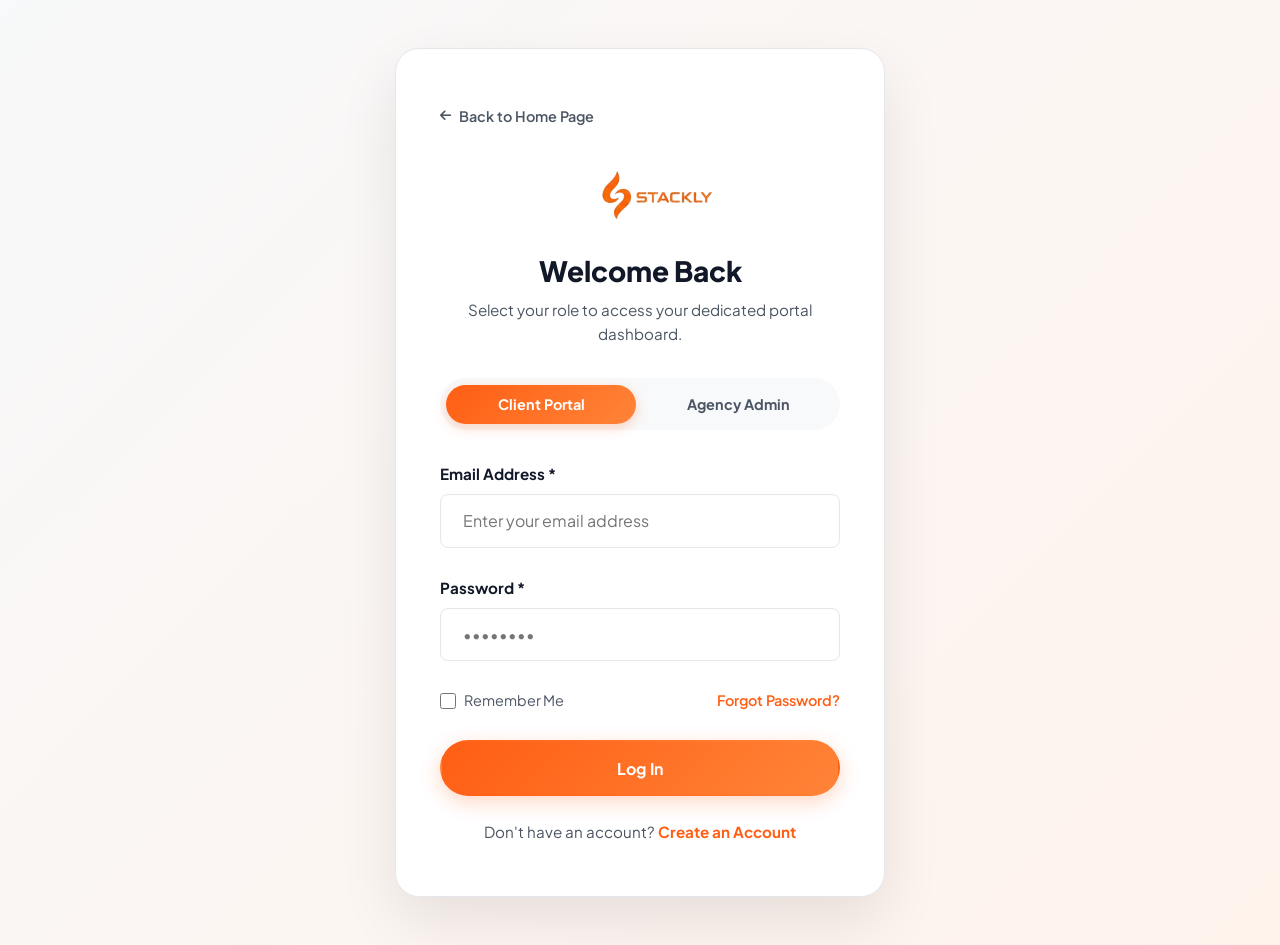
<file: login.html>
<!DOCTYPE html>
<html lang="en">
<head>
  <meta charset="UTF-8">
  <meta name="viewport" content="width=device-width, initial-scale=1.0">
  <title>Login | Stackly Creative Agency Portal</title>
  <meta name="description" content="Log in to Stackly Creative Agency Client Portal or Agency Admin Dashboard.">
  <link rel="icon" type="image/webp" href="assets/images/logo.webp">
  <link rel="preconnect" href="https://fonts.googleapis.com">
  <link rel="preconnect" href="https://fonts.gstatic.com" crossorigin>
  <link href="https://fonts.googleapis.com/css2?family=Plus+Jakarta+Sans:wght@400;500;600;700;800&display=swap" rel="stylesheet">
  <link rel="stylesheet" href="https://cdnjs.cloudflare.com/ajax/libs/font-awesome/6.5.0/css/all.min.css">
  <link rel="stylesheet" href="css/style.css">
</head>
<body>

  <!-- Premium Brand Preloader -->
  <div class="preloader" id="preloader">
    <div class="preloader-content">
      <div class="preloader-logo-wrapper">
        <div class="preloader-glow-ring"></div>
        <div class="preloader-spinner-ring"></div>
        <img src="stackly logo03.webp" alt="Stackly Creative Agency" class="preloader-logo">
      </div>
      <div class="preloader-brand-title">STACKLY<span>.</span></div>
      <div class="preloader-bar">
        <div class="preloader-progress"></div>
      </div>
    </div>
  </div>

  <!-- Auth Wrapper Container -->
  <div class="auth-wrapper">
    <div class="auth-card">
      
      <!-- Back to Home Link (Top) -->
      <div style="margin-bottom: 1.25rem;">
        <a href="index.html" style="color: var(--text-muted); font-weight: 600; font-size: 0.9rem; display: inline-flex; align-items: center; gap: 0.5rem; transition: var(--transition);" onmouseover="this.style.color='var(--primary)'" onmouseout="this.style.color='var(--text-muted)'">
          <i class="fa-solid fa-arrow-left" style="font-size: 0.8rem;"></i> Back to Home Page
        </a>
      </div>

      <!-- Card Header -->
      <div class="auth-header">
        <a href="index.html" class="logo" style="display: inline-flex; justify-content: center; margin: 0 auto;">
          <img src="stackly logo03.webp" alt="Stackly Logo" style="margin: 0 auto; display: block; height: 85px; max-height: 85px;">
        </a>
        <h2 style="font-size: 1.75rem; font-weight: 800; margin-top: 1rem; color: var(--text-main);">Welcome Back</h2>
        <p style="color: var(--text-muted); font-size: 0.95rem; margin-top: 0.25rem;">Select your role to access your dedicated portal dashboard.</p>
      </div>

      <!-- Role Selector Tabs -->
      <div class="role-selector">
        <button type="button" class="role-btn active" id="roleClientBtn" data-role="client">Client Portal</button>
        <button type="button" class="role-btn" id="roleAdminBtn" data-role="admin">Agency Admin</button>
      </div>

      <!-- Login Notification Banner -->
      <div id="loginSuccess" class="form-success">Redirecting to your dashboard...</div>

      <!-- Login Form -->
      <form id="loginForm" novalidate>
        <!-- Email Address -->
        <div class="form-group">
          <label for="loginEmail" class="form-label">Email Address *</label>
          <input type="email" id="loginEmail" class="form-control" placeholder="Enter your email address">
          <div id="loginEmailError" class="error-message"></div>
        </div>

        <!-- Password -->
        <div class="form-group">
          <label for="loginPassword" class="form-label">Password *</label>
          <input type="password" id="loginPassword" class="form-control" placeholder="••••••••">
          <div id="loginPasswordError" class="error-message"></div>
        </div>

        <!-- Remember Me & Forgot Password -->
        <div style="display: flex; align-items: center; justify-content: space-between; flex-wrap: wrap; gap: 0.75rem 1rem; margin-bottom: 1.75rem; font-size: 0.9rem;">
          <label style="display: flex; align-items: center; gap: 0.5rem; color: var(--text-muted); cursor: pointer; white-space: nowrap;">
            <input type="checkbox" id="rememberMe" style="accent-color: var(--primary); width: 16px; height: 16px; flex-shrink: 0;">
            <span>Remember Me</span>
          </label>
          <a href="404.html" style="color: var(--primary); font-weight: 600; white-space: nowrap;">Forgot Password?</a>
        </div>

        <!-- Login Button -->
        <button type="submit" id="loginSubmitBtn" class="btn btn-primary" style="width: 100%; font-size: 1rem;">Log In</button>

        <!-- Create Account Section -->
        <div style="text-align: center; margin-top: 1.5rem; font-size: 0.95rem; color: var(--text-muted);">
          Don't have an account? <a href="signup.html" id="createAccountBtn" style="color: var(--primary); font-weight: 700; white-space: nowrap; display: inline-block;">Create an Account</a>
        </div>
      </form>

    </div>
  </div>

  <!-- Inline Validation & Role Redirect JS -->
  <script>
    document.addEventListener('DOMContentLoaded', () => {
      'use strict';

      let currentRole = 'client';
      const roleClientBtn = document.getElementById('roleClientBtn');
      const roleAdminBtn = document.getElementById('roleAdminBtn');
      const loginForm = document.getElementById('loginForm');

      const loginEmail = document.getElementById('loginEmail');
      const loginPassword = document.getElementById('loginPassword');
      const loginEmailError = document.getElementById('loginEmailError');
      const loginPasswordError = document.getElementById('loginPasswordError');
      const loginSuccess = document.getElementById('loginSuccess');

      const emailRegex = /^[^\s@]+@[^\s@]+\.[^\s@]+$/;


      // Role Selection Action
      roleClientBtn.addEventListener('click', () => {
        currentRole = 'client';
        roleClientBtn.classList.add('active');
        roleAdminBtn.classList.remove('active');
      });

      roleAdminBtn.addEventListener('click', () => {
        currentRole = 'admin';
        roleAdminBtn.classList.add('active');
        roleClientBtn.classList.remove('active');
      });

      // Form Validation & Redirect
      loginForm.addEventListener('submit', (e) => {
        e.preventDefault();

        let isValid = true;

        // Email Validation
        const emailValue = loginEmail.value.trim();
        if (!emailValue) {
          loginEmail.classList.add('input-error');
          loginEmailError.textContent = 'Email address is required.';
          loginEmailError.classList.add('show');
          isValid = false;
        } else if (!emailRegex.test(emailValue)) {
          loginEmail.classList.add('input-error');
          loginEmailError.textContent = 'Please enter a valid email format (e.g. user@domain.com).';
          loginEmailError.classList.add('show');
          isValid = false;
        } else {
          loginEmail.classList.remove('input-error');
          loginEmailError.classList.remove('show');
        }

        // Password Validation
        const passwordValue = loginPassword.value.trim();
        if (!passwordValue) {
          loginPassword.classList.add('input-error');
          loginPasswordError.textContent = 'Password field must not be empty.';
          loginPasswordError.classList.add('show');
          isValid = false;
        } else {
          loginPassword.classList.remove('input-error');
          loginPasswordError.classList.remove('show');
        }

        // If Validation Passes -> Save Session & Redirect
        if (isValid) {
          const username = emailValue.split('@')[0] || 'User';
          const nameParts = username.split(/[\._\-]+/).filter(Boolean);
          let derivedName = 'User';
          if (nameParts.length > 0) {
            derivedName = nameParts.map(p => p.charAt(0).toUpperCase() + p.slice(1).toLowerCase()).join(' ');
          }

          const words = derivedName.split(/\s+/);
          let initials = 'U';
          if (words.length === 1 && words[0].length > 0) {
            initials = words[0].charAt(0).toUpperCase();
          } else if (words.length > 1) {
            initials = (words[0].charAt(0) + words[words.length - 1].charAt(0)).toUpperCase();
          }

          const userSession = {
            email: emailValue,
            name: derivedName,
            initials: initials,
            role: currentRole,
            loggedIn: true
          };

          localStorage.setItem('stackly_user', JSON.stringify(userSession));

          loginSuccess.classList.add('show');
          loginSuccess.textContent = `Login successful! Redirecting to ${currentRole === 'client' ? 'Client Portal' : 'Agency Admin Dashboard'}...`;

          setTimeout(() => {
            if (currentRole === 'client') {
              window.location.href = 'client-dashboard.html';
            } else {
              window.location.href = 'admin-dashboard.html';
            }
          }, 1000);
        }
      });
    });
  </script>

  <script src="js/script.js"></script>
</body>
</html>
</file>
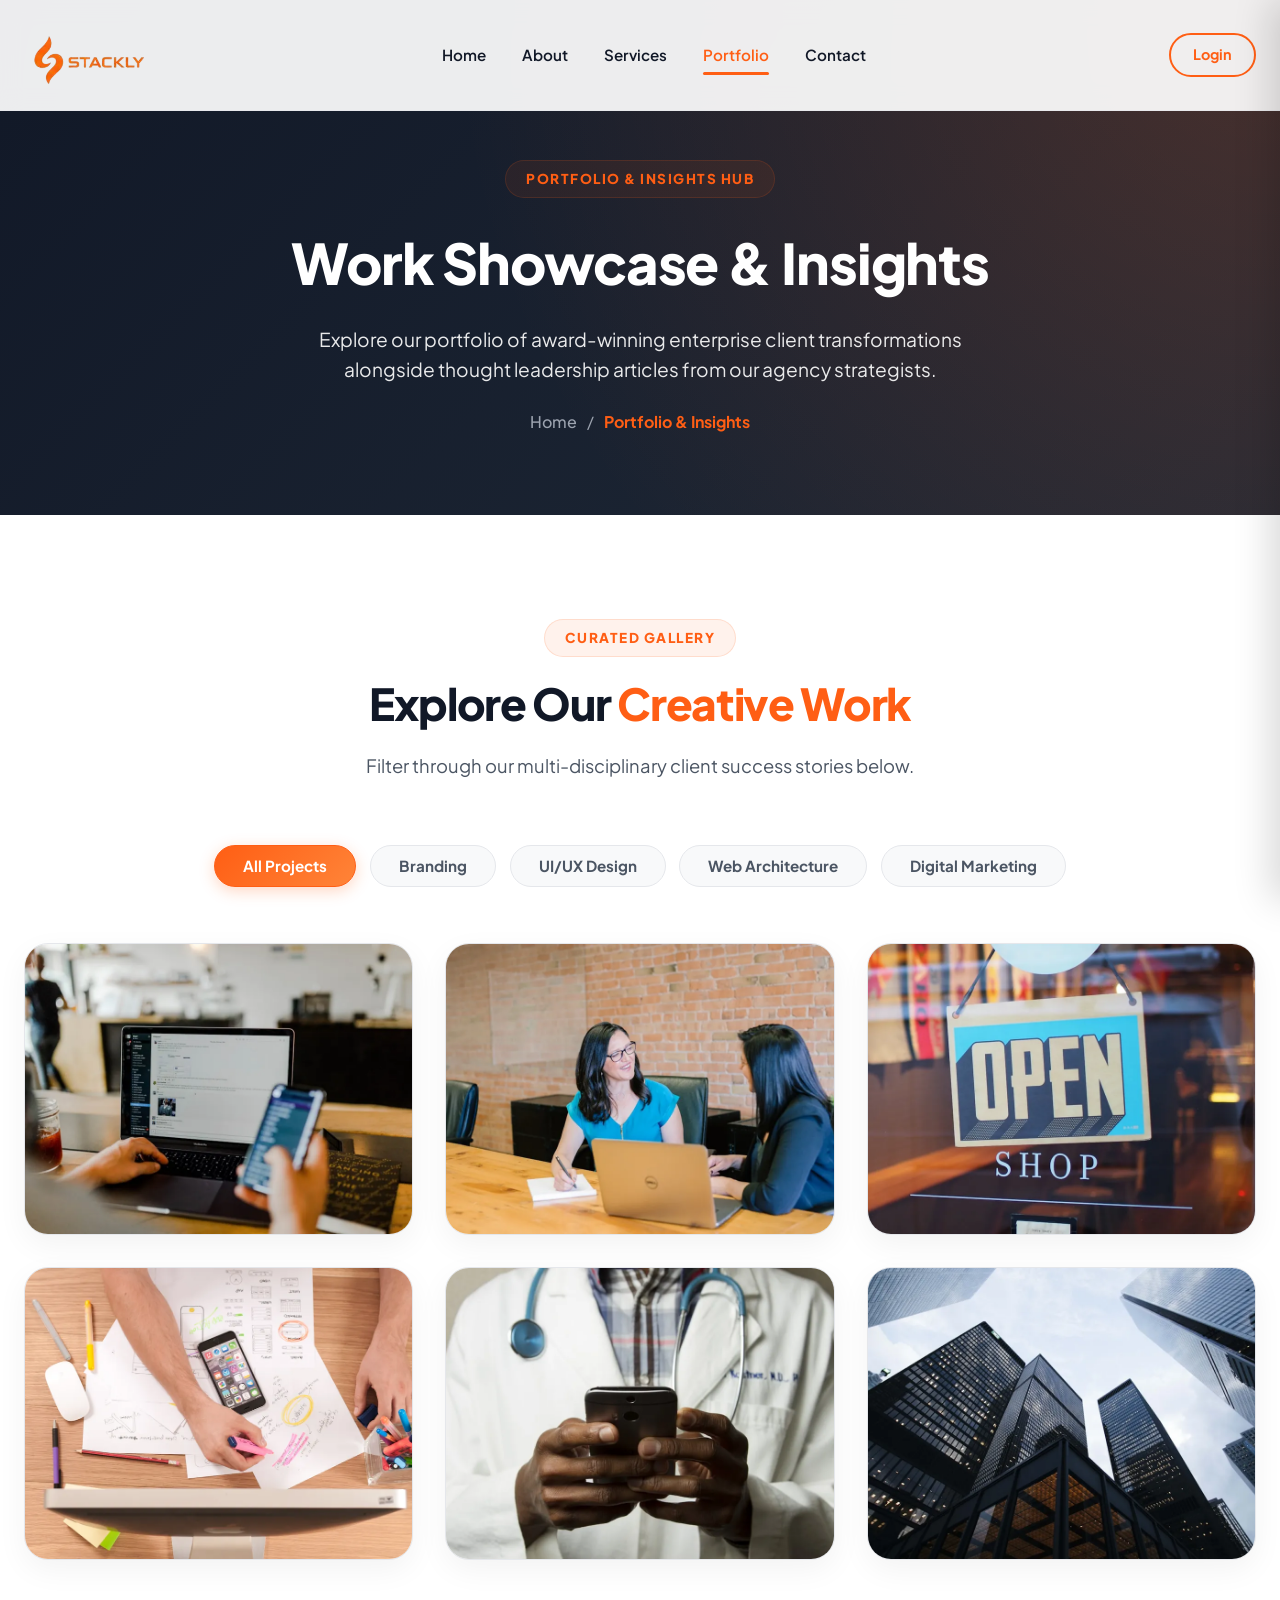
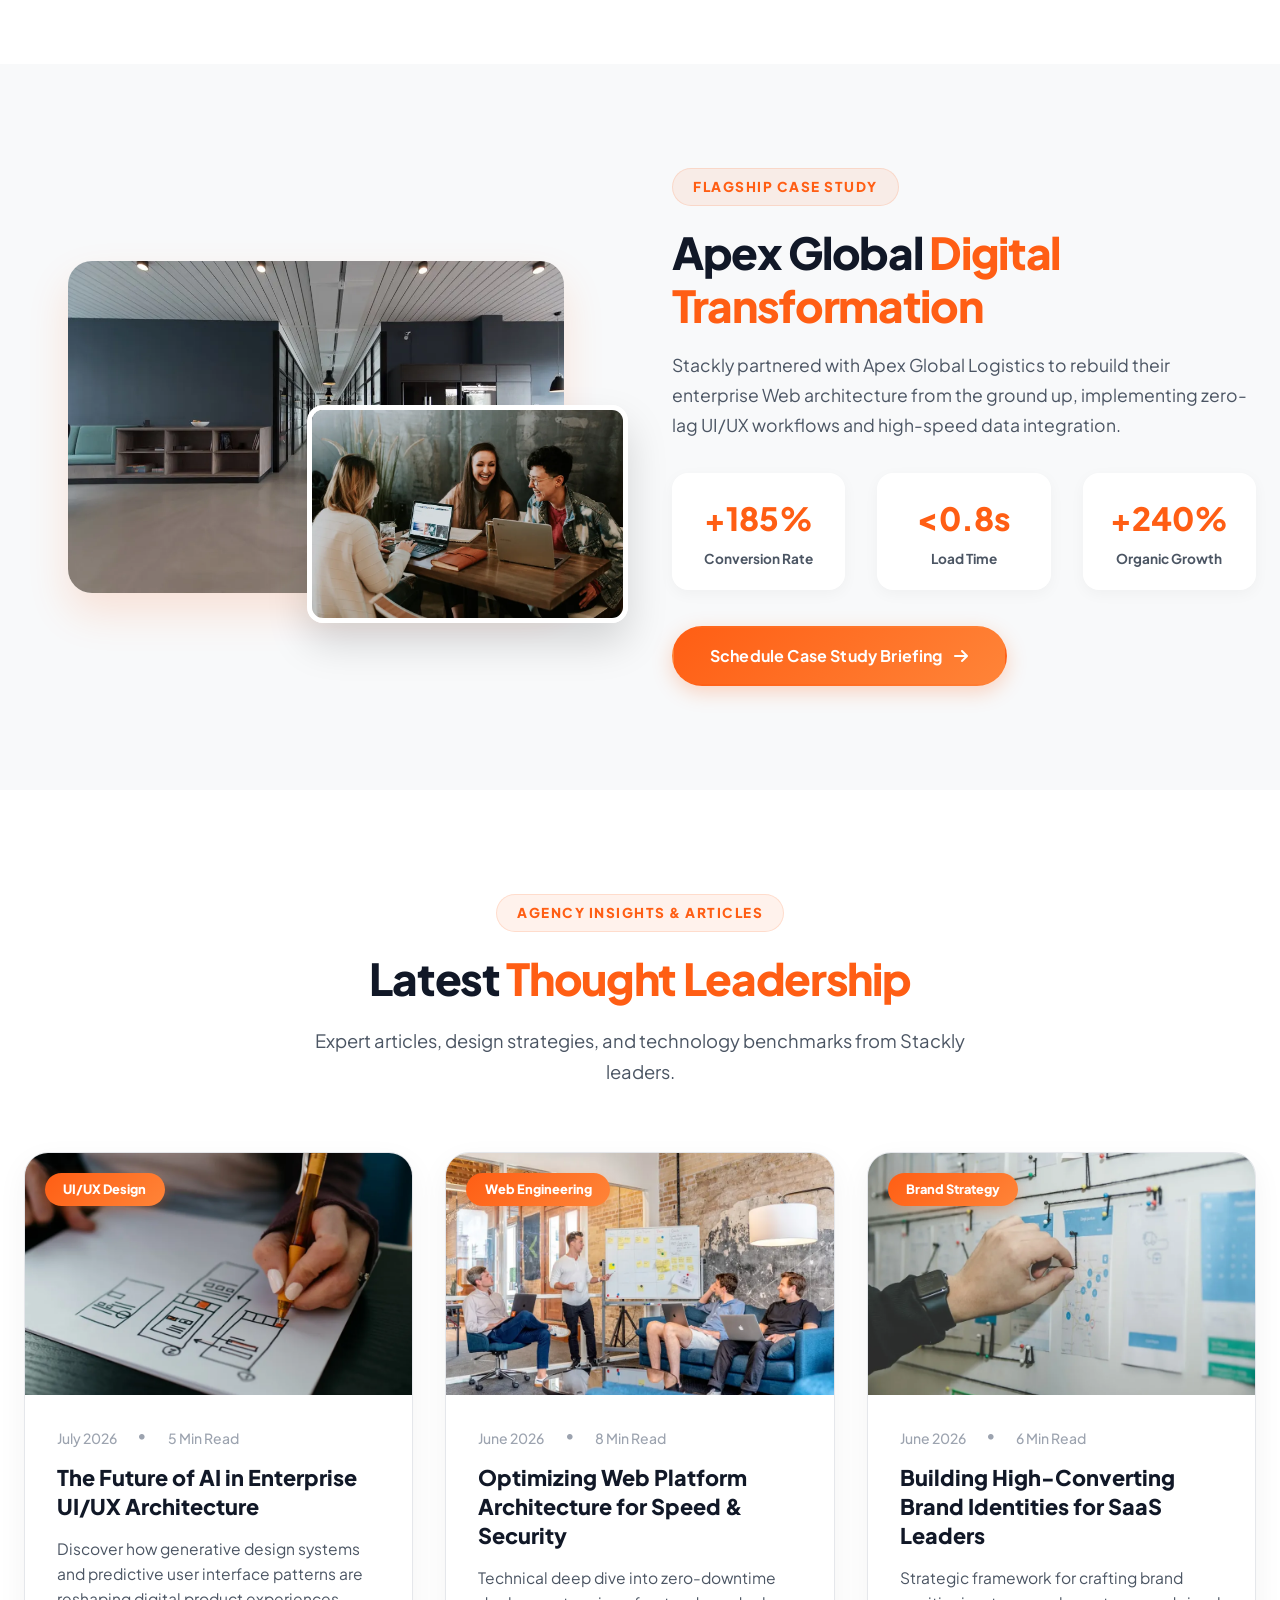
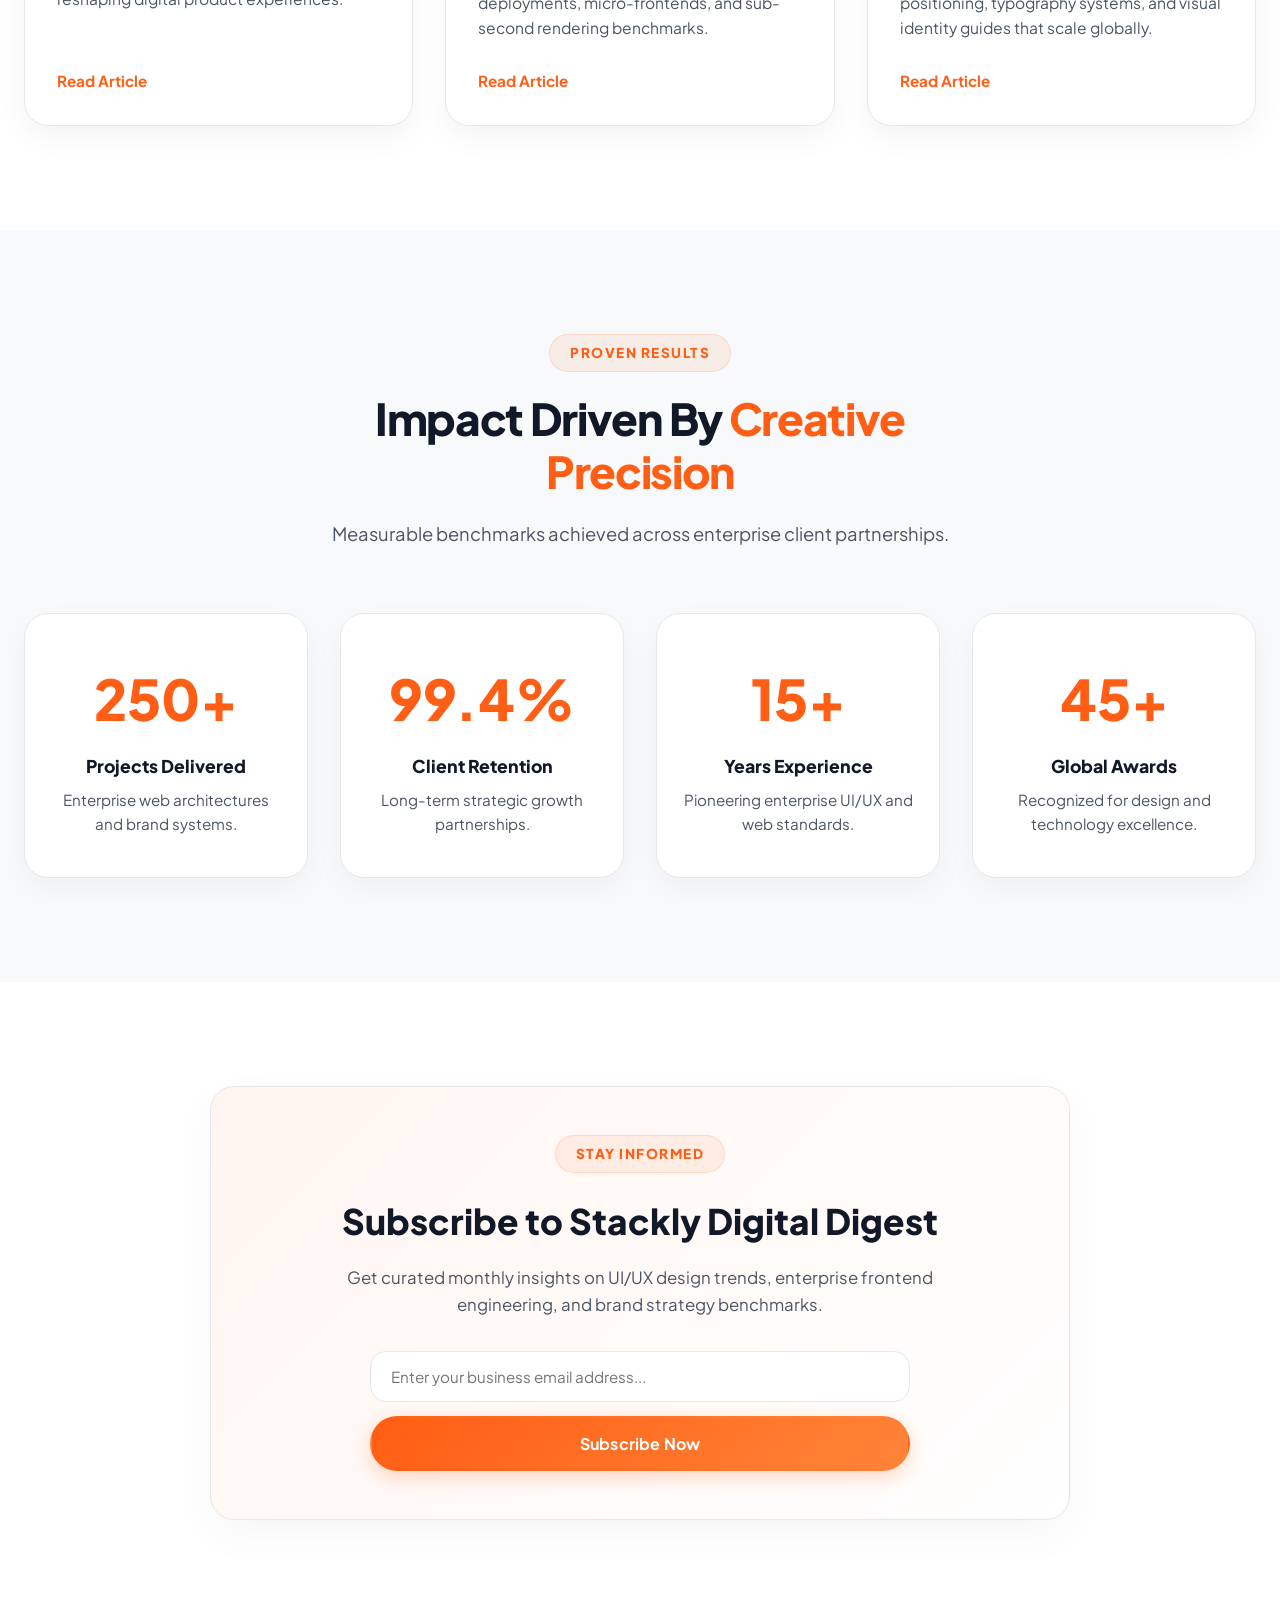
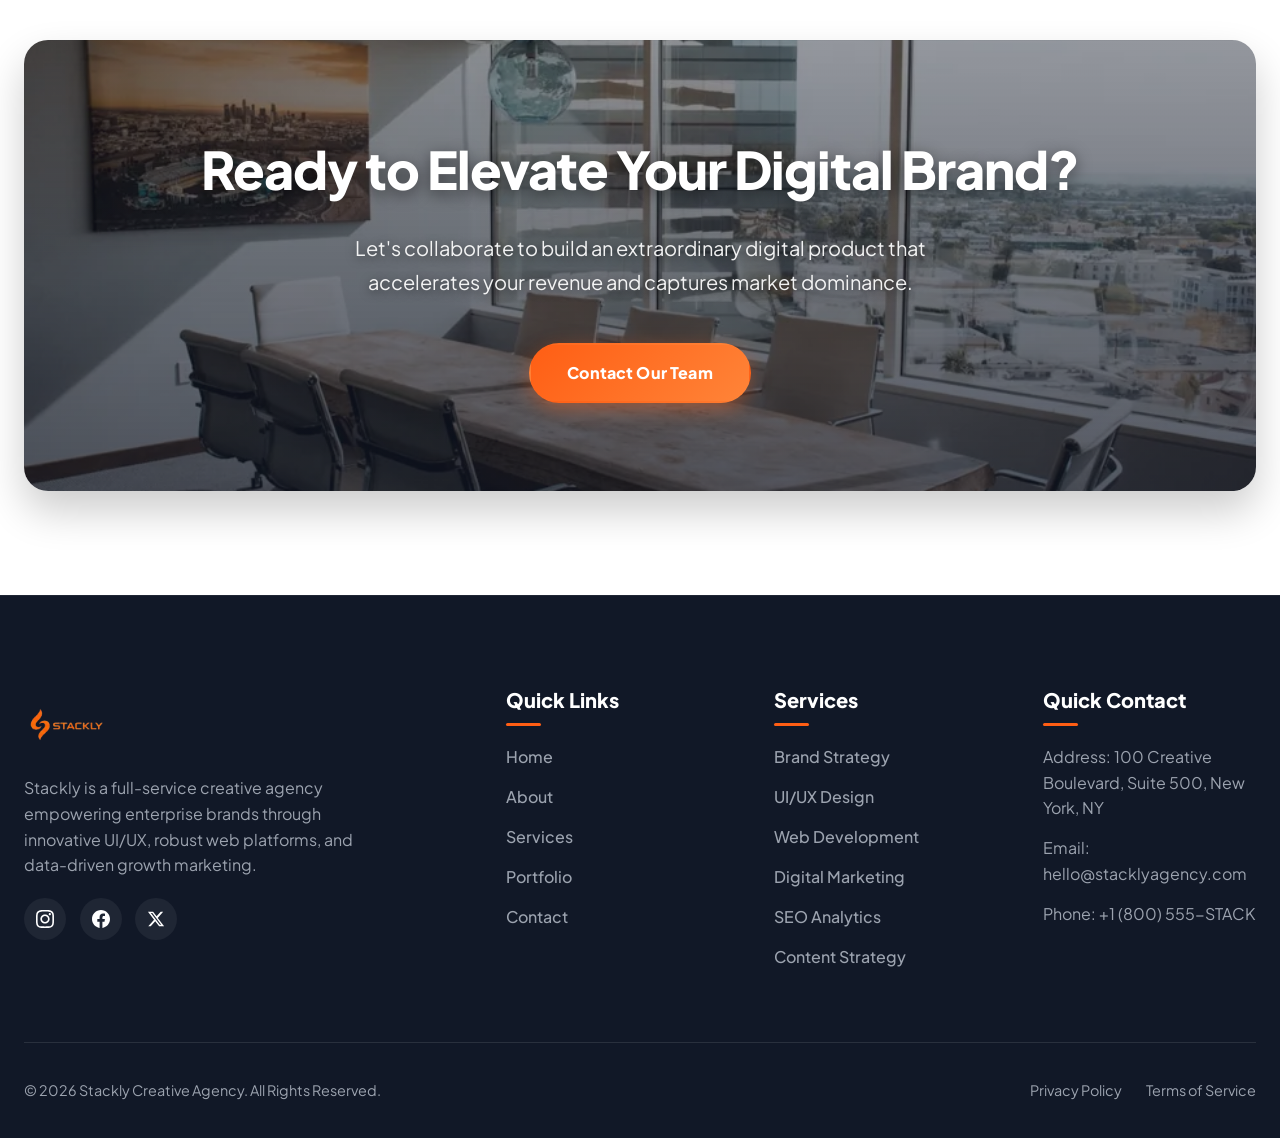
<file: portfolio.html>
<!DOCTYPE html>
<html lang="en">
<head>
  <meta charset="UTF-8">
  <meta name="viewport" content="width=device-width, initial-scale=1.0">
  <title>Portfolio & Insights | Stackly Creative Agency</title>
  <meta name="description" content="Explore Stackly's award-winning portfolio of enterprise client projects, UI/UX designs, web platforms, and industry insights.">
  <link rel="icon" type="image/webp" href="assets/images/logo.webp">
  <link rel="preconnect" href="https://fonts.googleapis.com">
  <link rel="preconnect" href="https://fonts.gstatic.com" crossorigin>
  <link href="https://fonts.googleapis.com/css2?family=Plus+Jakarta+Sans:wght@400;500;600;700;800;900&display=swap" rel="stylesheet">
  <link rel="stylesheet" href="https://cdnjs.cloudflare.com/ajax/libs/font-awesome/6.5.0/css/all.min.css">
  <link rel="stylesheet" href="css/style.css">
  <link rel="stylesheet" href="https://unpkg.com/aos@next/dist/aos.css" />
</head>
<body>

  <!-- Premium Brand Preloader -->
  <div class="preloader" id="preloader">
    <div class="preloader-content">
      <div class="preloader-logo-wrapper">
        <div class="preloader-glow-ring"></div>
        <div class="preloader-spinner-ring"></div>
        <img src="stackly logo03.webp" alt="Stackly Creative Agency" class="preloader-logo">
      </div>
      <div class="preloader-brand-title">STACKLY<span>.</span></div>
      <div class="preloader-bar">
        <div class="preloader-progress"></div>
      </div>
    </div>
  </div>

  <!-- Header Navigation -->
  <header class="header">
    <div class="container nav-container">
      <a href="index.html" class="logo">
        <img src="stackly logo03.webp" alt="Stackly Creative Agency">
      </a>

      <nav class="nav-menu">
        <a href="index.html" class="nav-link">Home</a>
        <a href="about.html" class="nav-link">About</a>
        <a href="services.html" class="nav-link">Services</a>
        <a href="portfolio.html" class="nav-link active">Portfolio</a>
        <a href="contact.html" class="nav-link">Contact</a>
      </nav>

      <div class="nav-actions">
        <a href="login.html" class="btn btn-outline" style="padding: 0.5rem 1.35rem; font-size: 0.9rem;">Login</a>
        <button class="mobile-toggle" aria-label="Toggle Mobile Menu"><i class="fa-solid fa-bars"></i></button>
      </div>
    </div>
  </header>

  <!-- Mobile Drawer -->
  <div class="mobile-menu-overlay"></div>
  <aside class="mobile-drawer">
    <div class="mobile-drawer-header">
      <a href="index.html" class="logo">
        <img src="stackly logo03.webp" alt="Stackly Logo">
      </a>
      <div class="close-drawer"><i class="fa-solid fa-xmark"></i></div>
    </div>
    <div class="mobile-nav-links">
      <a href="index.html" class="mobile-nav-link">Home</a>
      <a href="about.html" class="mobile-nav-link">About</a>
      <a href="services.html" class="mobile-nav-link">Services</a>
      <a href="portfolio.html" class="mobile-nav-link active">Portfolio</a>
      <a href="contact.html" class="mobile-nav-link">Contact</a>
      <div class="mobile-nav-divider"></div>
      <a href="login.html" class="mobile-nav-login"><i class="fa-solid fa-right-to-bracket" style="margin-right: 0.5rem;"></i>Login</a>
    </div>
  </aside>

  <main>
    <!-- SECTION 1: Page Hero Banner -->
    <section class="page-hero">
      <div class="container text-center" data-aos="fade-up" data-aos-duration="800">
        <span class="badge" style="margin-bottom: 1.25rem;">PORTFOLIO & INSIGHTS HUB</span>
        <h1 class="page-hero-title" style="font-size: 3.5rem; margin-bottom: 1rem;">Work Showcase & Insights</h1>
        <p style="color: rgba(255,255,255,0.9); font-size: 1.2rem; max-width: 720px; margin: 0 auto 1.5rem auto; line-height: 1.6;">
          Explore our portfolio of award-winning enterprise client transformations alongside thought leadership articles from our agency strategists.
        </p>
        <div class="breadcrumbs">
          <a href="index.html">Home</a> <span>/</span> <span class="current">Portfolio & Insights</span>
        </div>
      </div>
    </section>

    <!-- SECTION 2: Filterable Portfolio Gallery Grid -->
    <section class="section">
      <div class="container">
        <div class="section-header" data-aos="fade-up" data-aos-duration="800">
          <span class="badge">CURATED GALLERY</span>
          <h2 class="section-title">Explore Our <span>Creative Work</span></h2>
          <p class="section-desc">Filter through our multi-disciplinary client success stories below.</p>
        </div>

        <!-- Interactive Category Filters -->
        <div class="portfolio-filters" data-aos="fade-up" data-aos-duration="800" data-aos-delay="100">
          <button class="filter-btn active" data-filter="all">All Projects</button>
          <button class="filter-btn" data-filter="branding">Branding</button>
          <button class="filter-btn" data-filter="uiux">UI/UX Design</button>
          <button class="filter-btn" data-filter="web">Web Architecture</button>
          <button class="filter-btn" data-filter="marketing">Digital Marketing</button>
        </div>

        <!-- Portfolio Cards Grid -->
        <div class="grid grid-3">
          <div class="portfolio-card" data-category="branding" data-aos="fade-up" data-aos-duration="800" data-aos-delay="100">
            <div class="portfolio-img-wrap">
              <img src="assets/images/portfolio-1.webp" alt="Vortex Financial Identity" loading="lazy">
              <div class="portfolio-overlay">
                <span class="portfolio-cat">Brand Strategy</span>
                <h3 class="portfolio-title">Vortex Financial Identity</h3>
                <a href="404.html" class="portfolio-btn" style="text-decoration: none;">View Details</a>
              </div>
            </div>
          </div>

          <div class="portfolio-card" data-category="uiux" data-aos="fade-up" data-aos-duration="800" data-aos-delay="200">
            <div class="portfolio-img-wrap">
              <img src="assets/images/portfolio-2.webp" alt="FinVibe Banking Mobile App" loading="lazy">
              <div class="portfolio-overlay">
                <span class="portfolio-cat">UI/UX Design</span>
                <h3 class="portfolio-title">FinVibe Mobile Banking</h3>
                <a href="404.html" class="portfolio-btn" style="text-decoration: none;">View Details</a>
              </div>
            </div>
          </div>

          <div class="portfolio-card" data-category="web" data-aos="fade-up" data-aos-duration="800" data-aos-delay="300">
            <div class="portfolio-img-wrap">
              <img src="assets/images/portfolio-3.webp" alt="Apex E-Commerce Platform" loading="lazy">
              <div class="portfolio-overlay">
                <span class="portfolio-cat">Web Architecture</span>
                <h3 class="portfolio-title">Apex Global E-Commerce</h3>
                <a href="404.html" class="portfolio-btn" style="text-decoration: none;">View Details</a>
              </div>
            </div>
          </div>

          <div class="portfolio-card" data-category="uiux" data-aos="fade-up" data-aos-duration="800" data-aos-delay="100">
            <div class="portfolio-img-wrap">
              <img src="assets/images/portfolio-4.webp" alt="SaaSify Cloud Dashboard" loading="lazy">
              <div class="portfolio-overlay">
                <span class="portfolio-cat">UI/UX Design</span>
                <h3 class="portfolio-title">SaaSify Suite Dashboard</h3>
                <a href="404.html" class="portfolio-btn" style="text-decoration: none;">View Details</a>
              </div>
            </div>
          </div>

          <div class="portfolio-card" data-category="marketing" data-aos="fade-up" data-aos-duration="800" data-aos-delay="200">
            <div class="portfolio-img-wrap">
              <img src="assets/images/portfolio-5.webp" alt="Elevate Labs Campaign" loading="lazy">
              <div class="portfolio-overlay">
                <span class="portfolio-cat">Digital Marketing</span>
                <h3 class="portfolio-title">Elevate Growth Campaign</h3>
                <a href="404.html" class="portfolio-btn" style="text-decoration: none;">View Details</a>
              </div>
            </div>
          </div>

          <div class="portfolio-card" data-category="web" data-aos="fade-up" data-aos-duration="800" data-aos-delay="300">
            <div class="portfolio-img-wrap">
              <img src="assets/images/portfolio-6.webp" alt="Nexus Media Portal" loading="lazy">
              <div class="portfolio-overlay">
                <span class="portfolio-cat">Web Development</span>
                <h3 class="portfolio-title">Nexus Streaming Portal</h3>
                <a href="404.html" class="portfolio-btn" style="text-decoration: none;">View Details</a>
              </div>
            </div>
          </div>
        </div>
      </div>
    </section>

    <!-- SECTION 3: Flagship Case Study Spotlight Deep Dive -->
    <section class="section section-alt">
      <div class="container">
        <div class="grid grid-2" style="align-items: center; gap: 4rem;">
          <div class="image-collage" data-aos="fade-right" data-aos-duration="800">
            <img src="assets/images/agency-office.webp" alt="Apex Global Digital Transformation" class="collage-primary" loading="lazy">
            <img src="assets/images/creative-team.webp" alt="Stackly Project Execution" class="collage-secondary" loading="lazy">
          </div>
          <div data-aos="fade-left" data-aos-duration="800">
            <span class="badge">FLAGSHIP CASE STUDY</span>
            <h2 class="section-title" style="margin-bottom: 1.25rem;">Apex Global <span>Digital Transformation</span></h2>
            <p style="color: var(--text-muted); font-size: 1.1rem; line-height: 1.7; margin-bottom: 2rem;">
              Stackly partnered with Apex Global Logistics to rebuild their enterprise Web architecture from the ground up, implementing zero-lag UI/UX workflows and high-speed data integration.
            </p>
            
            <div class="grid grid-3" style="margin-bottom: 2.25rem;">
              <div style="background: #FFFFFF; padding: 1.25rem; border-radius: var(--radius-md); text-align: center; box-shadow: 0 4px 15px rgba(0,0,0,0.04);">
                <div style="font-size: 2rem; font-weight: 800; color: var(--primary);">+185%</div>
                <div style="font-size: 0.85rem; font-weight: 700; color: var(--text-muted); margin-top: 0.25rem;">Conversion Rate</div>
              </div>
              <div style="background: #FFFFFF; padding: 1.25rem; border-radius: var(--radius-md); text-align: center; box-shadow: 0 4px 15px rgba(0,0,0,0.04);">
                <div style="font-size: 2rem; font-weight: 800; color: var(--primary);">&lt;0.8s</div>
                <div style="font-size: 0.85rem; font-weight: 700; color: var(--text-muted); margin-top: 0.25rem;">Load Time</div>
              </div>
              <div style="background: #FFFFFF; padding: 1.25rem; border-radius: var(--radius-md); text-align: center; box-shadow: 0 4px 15px rgba(0,0,0,0.04);">
                <div style="font-size: 2rem; font-weight: 800; color: var(--primary);">+240%</div>
                <div style="font-size: 0.85rem; font-weight: 700; color: var(--text-muted); margin-top: 0.25rem;">Organic Growth</div>
              </div>
            </div>

            <a href="404.html" class="btn btn-primary">Schedule Case Study Briefing <i class="fa-solid fa-arrow-right"></i></a>
          </div>
        </div>
      </div>
    </section>

    <!-- SECTION 4: Industry Insights & Blog Section -->
    <section class="section">
      <div class="container">
        <div class="section-header" data-aos="fade-up" data-aos-duration="800">
          <span class="badge">AGENCY INSIGHTS & ARTICLES</span>
          <h2 class="section-title">Latest <span>Thought Leadership</span></h2>
          <p class="section-desc">Expert articles, design strategies, and technology benchmarks from Stackly leaders.</p>
        </div>

        <div class="grid grid-3">
          <article class="blog-card" data-aos="fade-up" data-aos-duration="800" data-aos-delay="100">
            <div class="blog-img-wrap">
              <img src="assets/images/blog-1.webp" alt="The Future of AI in Enterprise UI/UX Architecture" loading="lazy">
              <span class="blog-category">UI/UX Design</span>
            </div>
            <div class="blog-content">
              <div class="blog-meta">
                <span>July 2026</span><i class="fa-solid fa-circle" style="font-size:0.35rem; vertical-align:middle; margin: 0 0.4rem;"></i><span>5 Min Read</span>
              </div>
              <h3 class="blog-title"><a href="404.html" style="color: inherit; text-decoration: none;">The Future of AI in Enterprise UI/UX Architecture</a></h3>
              <p class="blog-excerpt">Discover how generative design systems and predictive user interface patterns are reshaping digital product experiences.</p>
              <a href="404.html" class="link-arrow">Read Article</a>
            </div>
          </article>

          <article class="blog-card" data-aos="fade-up" data-aos-duration="800" data-aos-delay="200">
            <div class="blog-img-wrap">
              <img src="assets/images/blog-2.webp" alt="Optimizing Web Architecture for Speed & Security" loading="lazy">
              <span class="blog-category">Web Engineering</span>
            </div>
            <div class="blog-content">
              <div class="blog-meta">
                <span>June 2026</span><i class="fa-solid fa-circle" style="font-size:0.35rem; vertical-align:middle; margin: 0 0.4rem;"></i><span>8 Min Read</span>
              </div>
              <h3 class="blog-title"><a href="404.html" style="color: inherit; text-decoration: none;">Optimizing Web Platform Architecture for Speed & Security</a></h3>
              <p class="blog-excerpt">Technical deep dive into zero-downtime deployments, micro-frontends, and sub-second rendering benchmarks.</p>
              <a href="404.html" class="link-arrow">Read Article</a>
            </div>
          </article>

          <article class="blog-card" data-aos="fade-up" data-aos-duration="800" data-aos-delay="300">
            <div class="blog-img-wrap">
              <img src="assets/images/blog-3.webp" alt="Building High-Converting Brand Identities" loading="lazy">
              <span class="blog-category">Brand Strategy</span>
            </div>
            <div class="blog-content">
              <div class="blog-meta">
                <span>June 2026</span><i class="fa-solid fa-circle" style="font-size:0.35rem; vertical-align:middle; margin: 0 0.4rem;"></i><span>6 Min Read</span>
              </div>
              <h3 class="blog-title"><a href="404.html" style="color: inherit; text-decoration: none;">Building High-Converting Brand Identities for SaaS Leaders</a></h3>
              <p class="blog-excerpt">Strategic framework for crafting brand positioning, typography systems, and visual identity guides that scale globally.</p>
              <a href="404.html" class="link-arrow">Read Article</a>
            </div>
          </article>
        </div>
      </div>
    </section>

    <!-- SECTION 5: Agency Impact & Performance Metrics -->
    <section class="section section-alt">
      <div class="container">
        <div class="section-header" data-aos="fade-up" data-aos-duration="800">
          <span class="badge">PROVEN RESULTS</span>
          <h2 class="section-title">Impact Driven By <span>Creative Precision</span></h2>
          <p class="section-desc">Measurable benchmarks achieved across enterprise client partnerships.</p>
        </div>

        <div class="grid grid-4" style="text-align: center;">
          <div style="background: #FFFFFF; padding: 2.5rem 1.5rem; border-radius: var(--radius-lg); border: 1px solid var(--border-color); box-shadow: 0 10px 30px rgba(0,0,0,0.04);" data-aos="fade-up" data-aos-duration="800" data-aos-delay="100">
            <div style="font-size: 3.5rem; font-weight: 900; color: var(--primary); margin-bottom: 0.5rem;">250+</div>
            <h4 style="font-size: 1.1rem; font-weight: 800; color: var(--text-main); margin-bottom: 0.5rem;">Projects Delivered</h4>
            <p style="color: var(--text-muted); font-size: 0.95rem;">Enterprise web architectures and brand systems.</p>
          </div>

          <div style="background: #FFFFFF; padding: 2.5rem 1.5rem; border-radius: var(--radius-lg); border: 1px solid var(--border-color); box-shadow: 0 10px 30px rgba(0,0,0,0.04);" data-aos="fade-up" data-aos-duration="800" data-aos-delay="200">
            <div style="font-size: 3.5rem; font-weight: 900; color: var(--primary); margin-bottom: 0.5rem;">99.4%</div>
            <h4 style="font-size: 1.1rem; font-weight: 800; color: var(--text-main); margin-bottom: 0.5rem;">Client Retention</h4>
            <p style="color: var(--text-muted); font-size: 0.95rem;">Long-term strategic growth partnerships.</p>
          </div>

          <div style="background: #FFFFFF; padding: 2.5rem 1.5rem; border-radius: var(--radius-lg); border: 1px solid var(--border-color); box-shadow: 0 10px 30px rgba(0,0,0,0.04);" data-aos="fade-up" data-aos-duration="800" data-aos-delay="300">
            <div style="font-size: 3.5rem; font-weight: 900; color: var(--primary); margin-bottom: 0.5rem;">15+</div>
            <h4 style="font-size: 1.1rem; font-weight: 800; color: var(--text-main); margin-bottom: 0.5rem;">Years Experience</h4>
            <p style="color: var(--text-muted); font-size: 0.95rem;">Pioneering enterprise UI/UX and web standards.</p>
          </div>

          <div style="background: #FFFFFF; padding: 2.5rem 1.5rem; border-radius: var(--radius-lg); border: 1px solid var(--border-color); box-shadow: 0 10px 30px rgba(0,0,0,0.04);" data-aos="fade-up" data-aos-duration="800" data-aos-delay="400">
            <div style="font-size: 3.5rem; font-weight: 900; color: var(--primary); margin-bottom: 0.5rem;">45+</div>
            <h4 style="font-size: 1.1rem; font-weight: 800; color: var(--text-main); margin-bottom: 0.5rem;">Global Awards</h4>
            <p style="color: var(--text-muted); font-size: 0.95rem;">Recognized for design and technology excellence.</p>
          </div>
        </div>
      </div>
    </section>

    <!-- SECTION 6: Insights Newsletter Subscription -->
    <section class="section">
      <div class="container">
        <div style="background: linear-gradient(135deg, #FFF5F0 0%, #FFFFFF 100%); padding: 3rem 1.5rem; border-radius: var(--radius-lg); border: 1px solid var(--border-color); text-align: center; max-width: 860px; margin: 0 auto; box-shadow: 0 15px 40px rgba(0,0,0,0.04);" data-aos="zoom-in" data-aos-duration="800">
          <span class="badge" style="margin-bottom: 1.25rem;">STAY INFORMED</span>
          <h2 style="font-size: 2.2rem; font-weight: 800; color: var(--text-main); margin-bottom: 1rem;">Subscribe to Stackly Digital Digest</h2>
          <p style="color: var(--text-muted); font-size: 1.05rem; max-width: 600px; margin: 0 auto 2rem auto; line-height: 1.6;">
            Get curated monthly insights on UI/UX design trends, enterprise frontend engineering, and brand strategy benchmarks.
          </p>

          <form id="subscribeForm" style="display: flex; gap: 0.85rem; max-width: 540px; margin: 0 auto; flex-wrap: wrap;" novalidate>
            <div style="flex: 1 1 200px; width: 100%;">
              <input type="email" id="subscribeEmail" placeholder="Enter your business email address..." style="width: 100%; padding: 0.95rem 1.25rem; border-radius: var(--radius-md); border: 1px solid var(--border-color); outline: none; font-family: inherit; font-size: 0.95rem; box-sizing: border-box;" autocomplete="email">
              <div id="subscribeEmailError" style="display:none; color:#ef4444; font-size:0.82rem; margin-top:0.35rem; font-weight:600; text-align:left;"></div>
            </div>
            <button type="submit" class="btn btn-primary" style="width: 100%;">Subscribe Now</button>
          </form>
          <script>
            (function() {
              var form = document.getElementById('subscribeForm');
              var emailInput = document.getElementById('subscribeEmail');
              var emailError = document.getElementById('subscribeEmailError');
              var emailRx = /^[^\s@]+@[^\s@]+\.[^\s@]+$/;

              emailInput.addEventListener('input', function() {
                if (emailInput.value.trim() && emailRx.test(emailInput.value.trim())) {
                  emailInput.style.borderColor = '';
                  emailInput.style.boxShadow = '';
                  emailError.style.display = 'none';
                }
              });

              form.addEventListener('submit', function(e) {
                e.preventDefault();
                var val = emailInput.value.trim();
                if (!val) {
                  emailInput.style.borderColor = '#ef4444';
                  emailInput.style.boxShadow = '0 0 0 3px rgba(239,68,68,0.15)';
                  emailError.textContent = 'Please enter your email address.';
                  emailError.style.display = 'block';
                  return;
                }
                if (!emailRx.test(val)) {
                  emailInput.style.borderColor = '#ef4444';
                  emailInput.style.boxShadow = '0 0 0 3px rgba(239,68,68,0.15)';
                  emailError.textContent = 'Please enter a valid email address (e.g. name@domain.com).';
                  emailError.style.display = 'block';
                  return;
                }
                window.location.href = '404.html';
              });
            })();
          </script>

        </div>
      </div>
    </section>

    <!-- SECTION 7: Image-Backed Call to Action Banner -->
    <section class="section" style="padding-top: 1rem;">
      <div class="container">
        <div class="cta-banner" data-aos="zoom-in" data-aos-duration="800">
          <h2>Ready to Elevate Your Digital Brand?</h2>
          <p>Let's collaborate to build an extraordinary digital product that accelerates your revenue and captures market dominance.</p>
          <a href="404.html" class="btn btn-white">Contact Our Team</a>
        </div>
      </div>
    </section>
  </main>

  <button class="scroll-top-btn" aria-label="Scroll to top"><i class="fa-solid fa-arrow-up"></i></button>

  <!-- Master Footer -->
  <footer class="footer">
    <div class="container">
      <div class="footer-grid">
        <div class="footer-brand">
          <a href="index.html" class="logo">
            <img src="stackly logo03.webp" alt="Stackly Logo">
          </a>
          <p>Stackly is a full-service creative agency empowering enterprise brands through innovative UI/UX, robust web platforms, and data-driven growth marketing.</p>
          <div class="footer-socials">
            <a href="404.html" aria-label="Instagram"><svg width="18" height="18" fill="currentColor" viewBox="0 0 24 24"><path d="M12 2.163c3.204 0 3.584.012 4.85.07 3.252.148 4.771 1.691 4.919 4.919.058 1.265.069 1.645.069 4.849 0 3.205-.012 3.584-.069 4.849-.149 3.225-1.664 4.771-4.919 4.919-1.266.058-1.644.07-4.85.07-3.204 0-3.584-.012-4.849-.07-3.26-.149-4.771-1.699-4.919-4.92-.058-1.265-.07-1.644-.07-4.849 0-3.204.013-3.583.07-4.849.149-3.227 1.664-4.771 4.919-4.919 1.266-.057 1.645-.069 4.849-.069zm0-2.163c-3.259 0-3.667.014-4.947.072-4.358.2-6.78 2.618-6.98 6.98-.059 1.281-.073 1.689-.073 4.948 0 3.259.014 3.668.072 4.948.2 4.358 2.618 6.78 6.98 6.98 1.281.058 1.689.072 4.948.072 3.259 0 3.668-.014 4.948-.072 4.354-.2 6.782-2.618 6.979-6.98.059-1.28.073-1.689.073-4.948 0-3.259-.014-3.667-.072-4.947-.196-4.354-2.617-6.78-6.979-6.98-1.281-.059-1.69-.073-4.949-.073zm0 5.838c-3.403 0-6.162 2.759-6.162 6.162s2.759 6.163 6.162 6.163 6.162-2.759 6.162-6.163c0-3.403-2.759-6.162-6.162-6.162zm0 10.162c-2.209 0-4-1.79-4-4 0-2.209 1.791-4 4-4s4 1.791 4 4c0 2.21-1.791 4-4 4zm6.406-11.845c-.796 0-1.441.645-1.441 1.44s.645 1.44 1.441 1.44c.795 0 1.439-.645 1.439-1.44s-.644-1.44-1.439-1.44z"/></svg></a>
            <a href="404.html" aria-label="Facebook"><svg width="18" height="18" fill="currentColor" viewBox="0 0 24 24"><path d="M24 12.073c0-6.627-5.373-12-12-12s-12 5.373-12 12c0 5.99 4.388 10.954 10.125 11.854v-8.385H7.078v-3.47h3.047V9.43c0-3.007 1.792-4.669 4.533-4.669 1.312 0 2.686.235 2.686.235v2.953H15.83c-1.491 0-1.956.925-1.956 1.874v2.25h3.328l-.532 3.47h-2.796v8.385C19.612 23.027 24 18.062 24 12.073z"/></svg></a>
            <a href="404.html" aria-label="Twitter"><svg width="18" height="18" fill="currentColor" viewBox="0 0 24 24"><path d="M18.244 2.25h3.308l-7.227 8.26 8.502 11.24H16.17l-5.214-6.817L4.99 21.75H1.68l7.73-8.835L1.254 2.25H8.08l4.713 6.231zm-1.161 17.52h1.833L7.084 4.126H5.117z"/></svg></a>
          </div>
        </div>

        <div class="footer-col">
          <h4>Quick Links</h4>
          <div class="footer-links">
            <a href="index.html">Home</a>
            <a href="about.html">About</a>
            <a href="services.html">Services</a>
            <a href="portfolio.html">Portfolio</a>
            <a href="contact.html">Contact</a>
          </div>
        </div>

        <div class="footer-col">
          <h4>Services</h4>
          <div class="footer-links">
            <a href="404.html">Brand Strategy</a>
            <a href="404.html">UI/UX Design</a>
            <a href="404.html">Web Development</a>
            <a href="404.html">Digital Marketing</a>
            <a href="404.html">SEO Analytics</a>
            <a href="404.html">Content Strategy</a>
          </div>
        </div>

        <div class="footer-col">
          <h4>Quick Contact</h4>
          <div class="footer-links">
            <p style="color: var(--text-light);">Address: 100 Creative Boulevard, Suite 500, New York, NY</p>
            <p style="color: var(--text-light);">Email: hello@stacklyagency.com</p>
            <p style="color: var(--text-light);">Phone: +1 (800) 555-STACK</p>
          </div>
        </div>
      </div>

      <div class="footer-bottom">
        <p>© 2026 Stackly Creative Agency. All Rights Reserved.</p>
        <div style="display: flex; gap: 1.5rem;">
          <a href="404.html">Privacy Policy</a>
          <a href="404.html">Terms of Service</a>
        </div>
      </div>
    </div>
  </footer>

  <script src="https://unpkg.com/aos@next/dist/aos.js"></script>
  <script>
    AOS.init({
      duration: 800,
      once: true,
      easing: 'ease-out-cubic'
    });
  </script>
  <script src="js/script.js"></script>
</body>
</html>
</file>
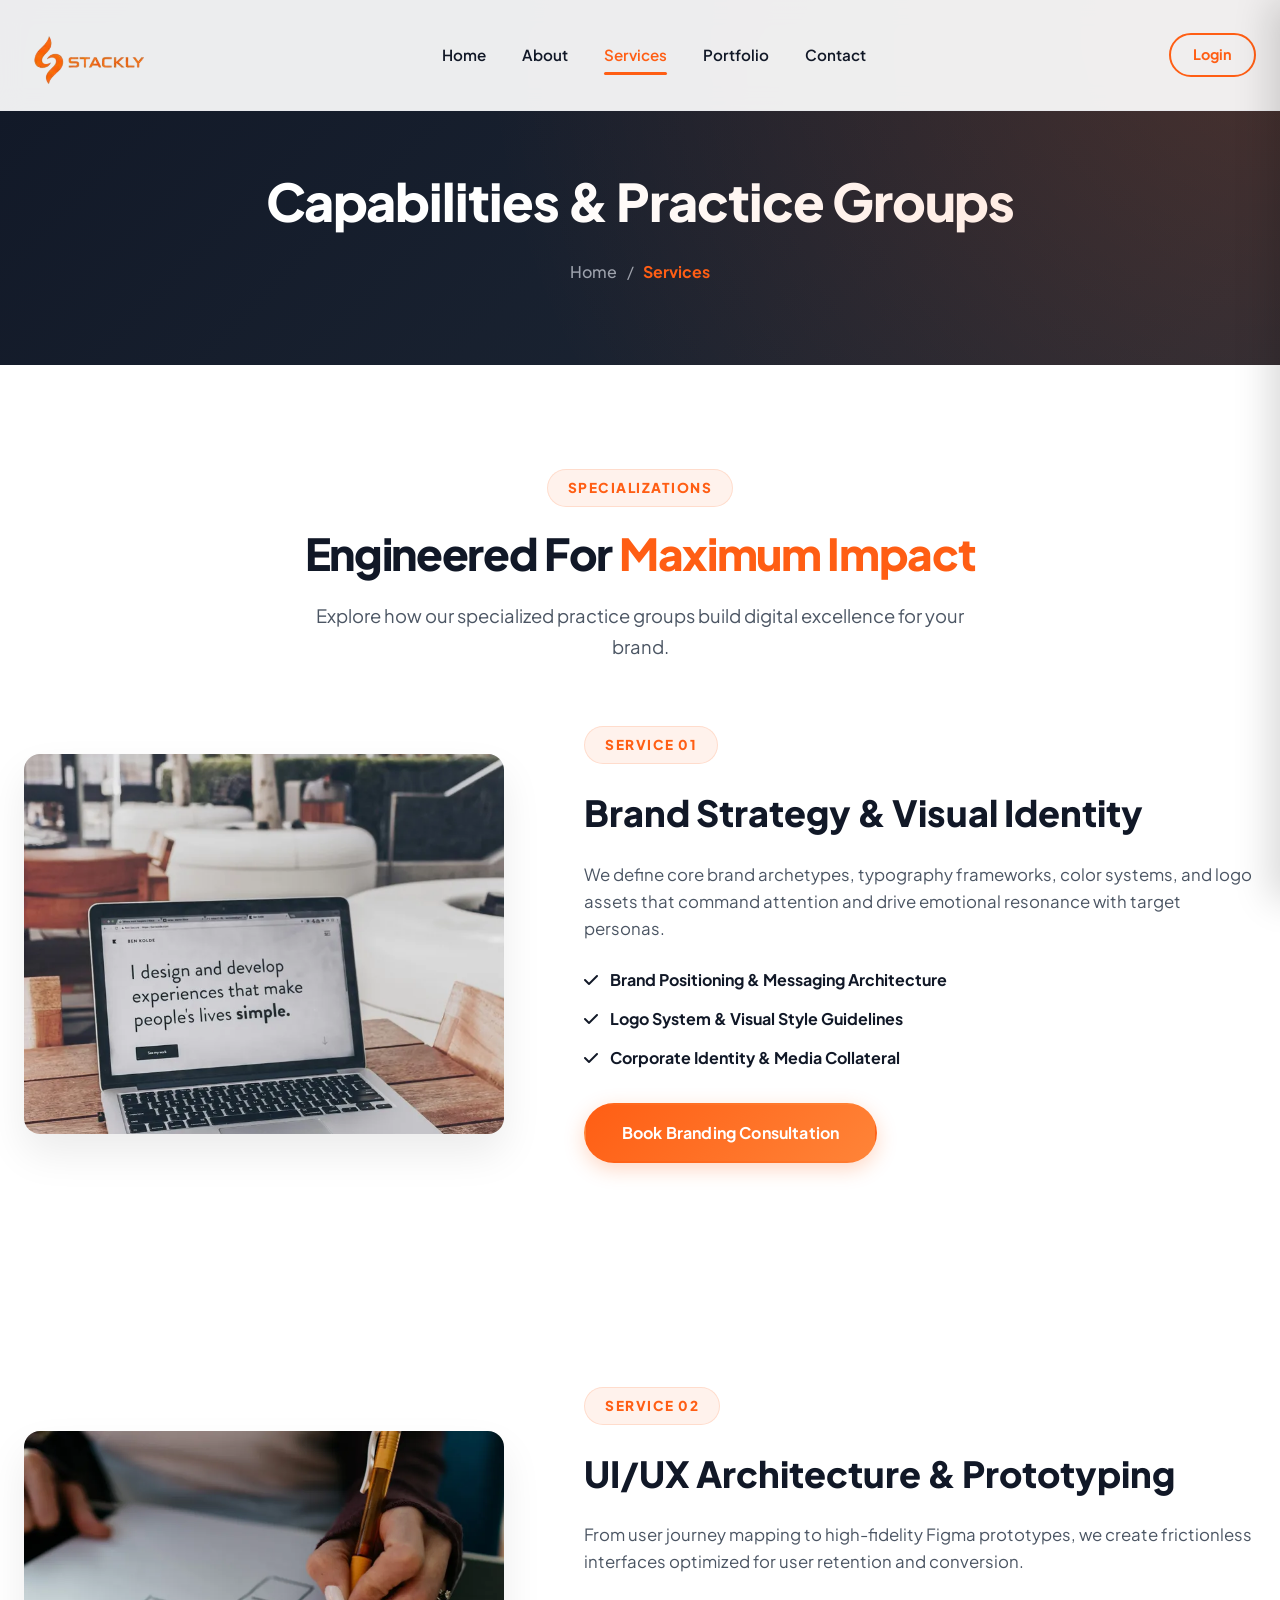
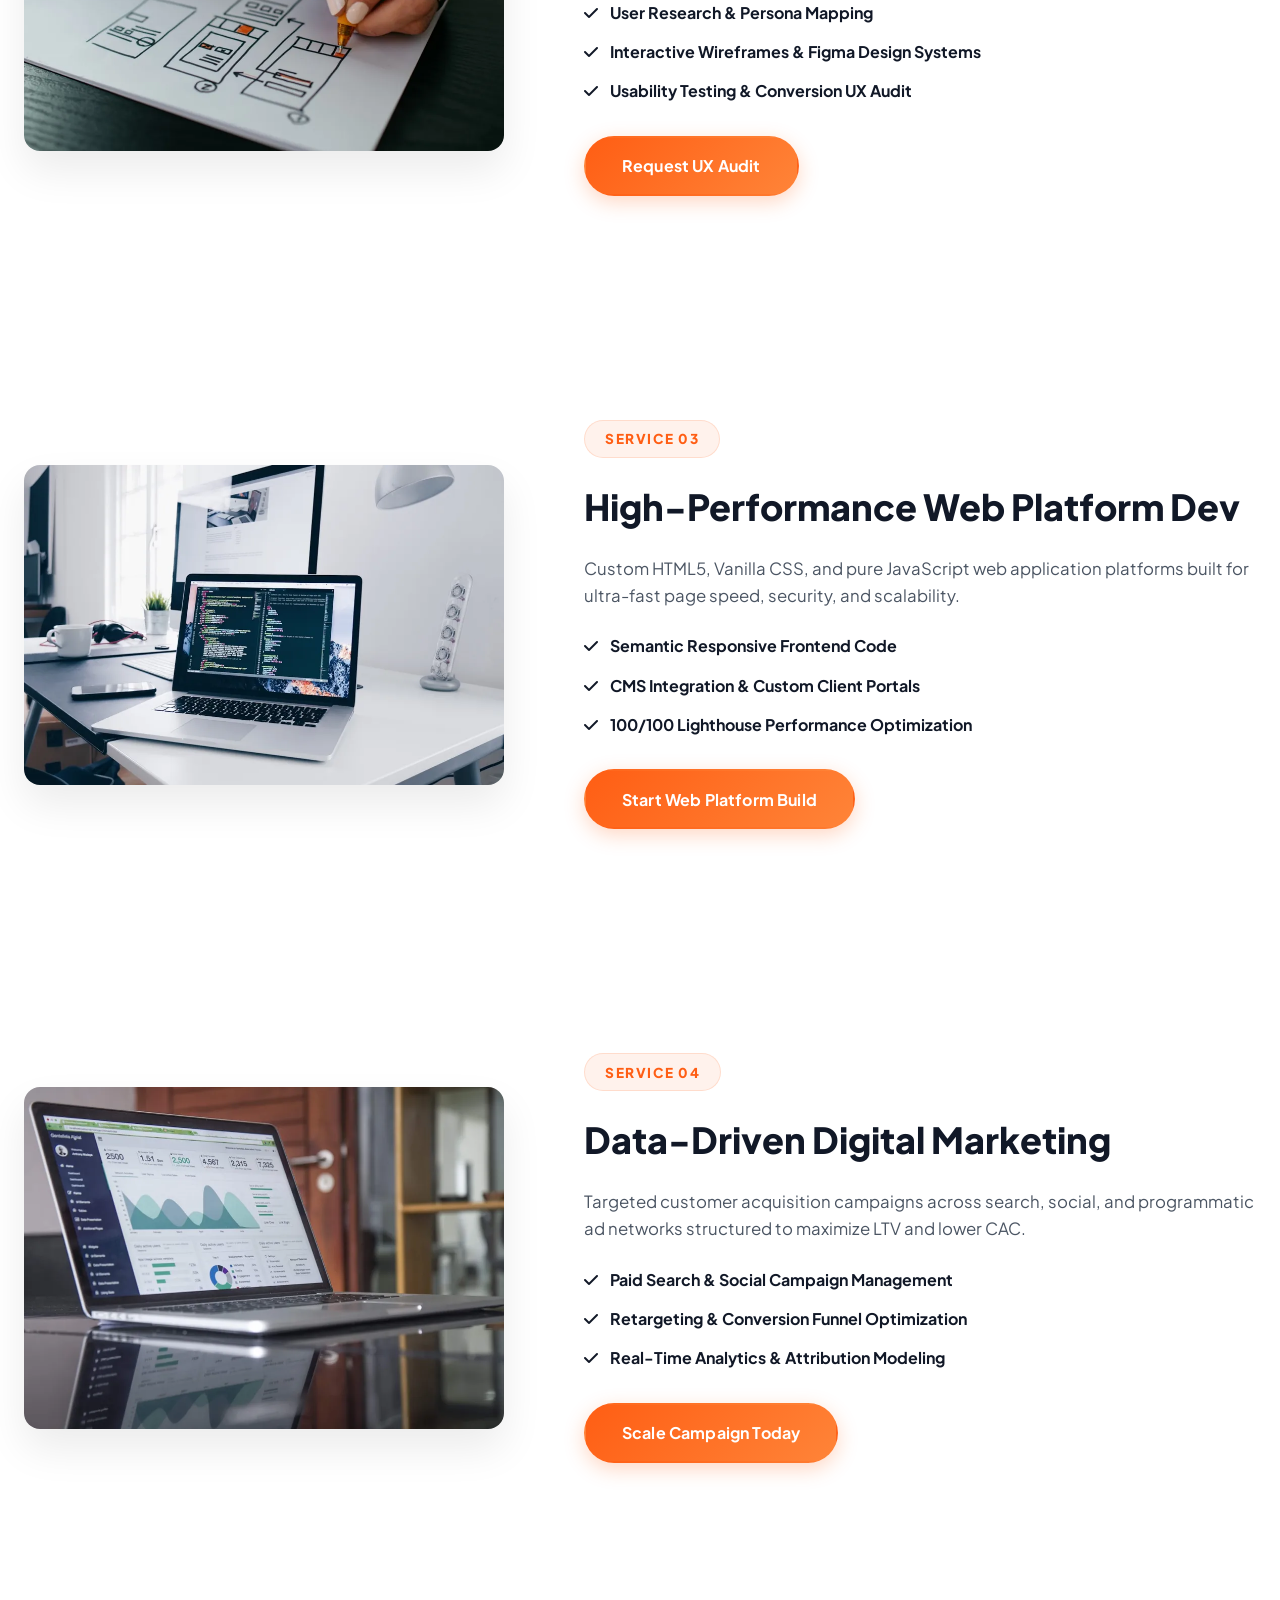
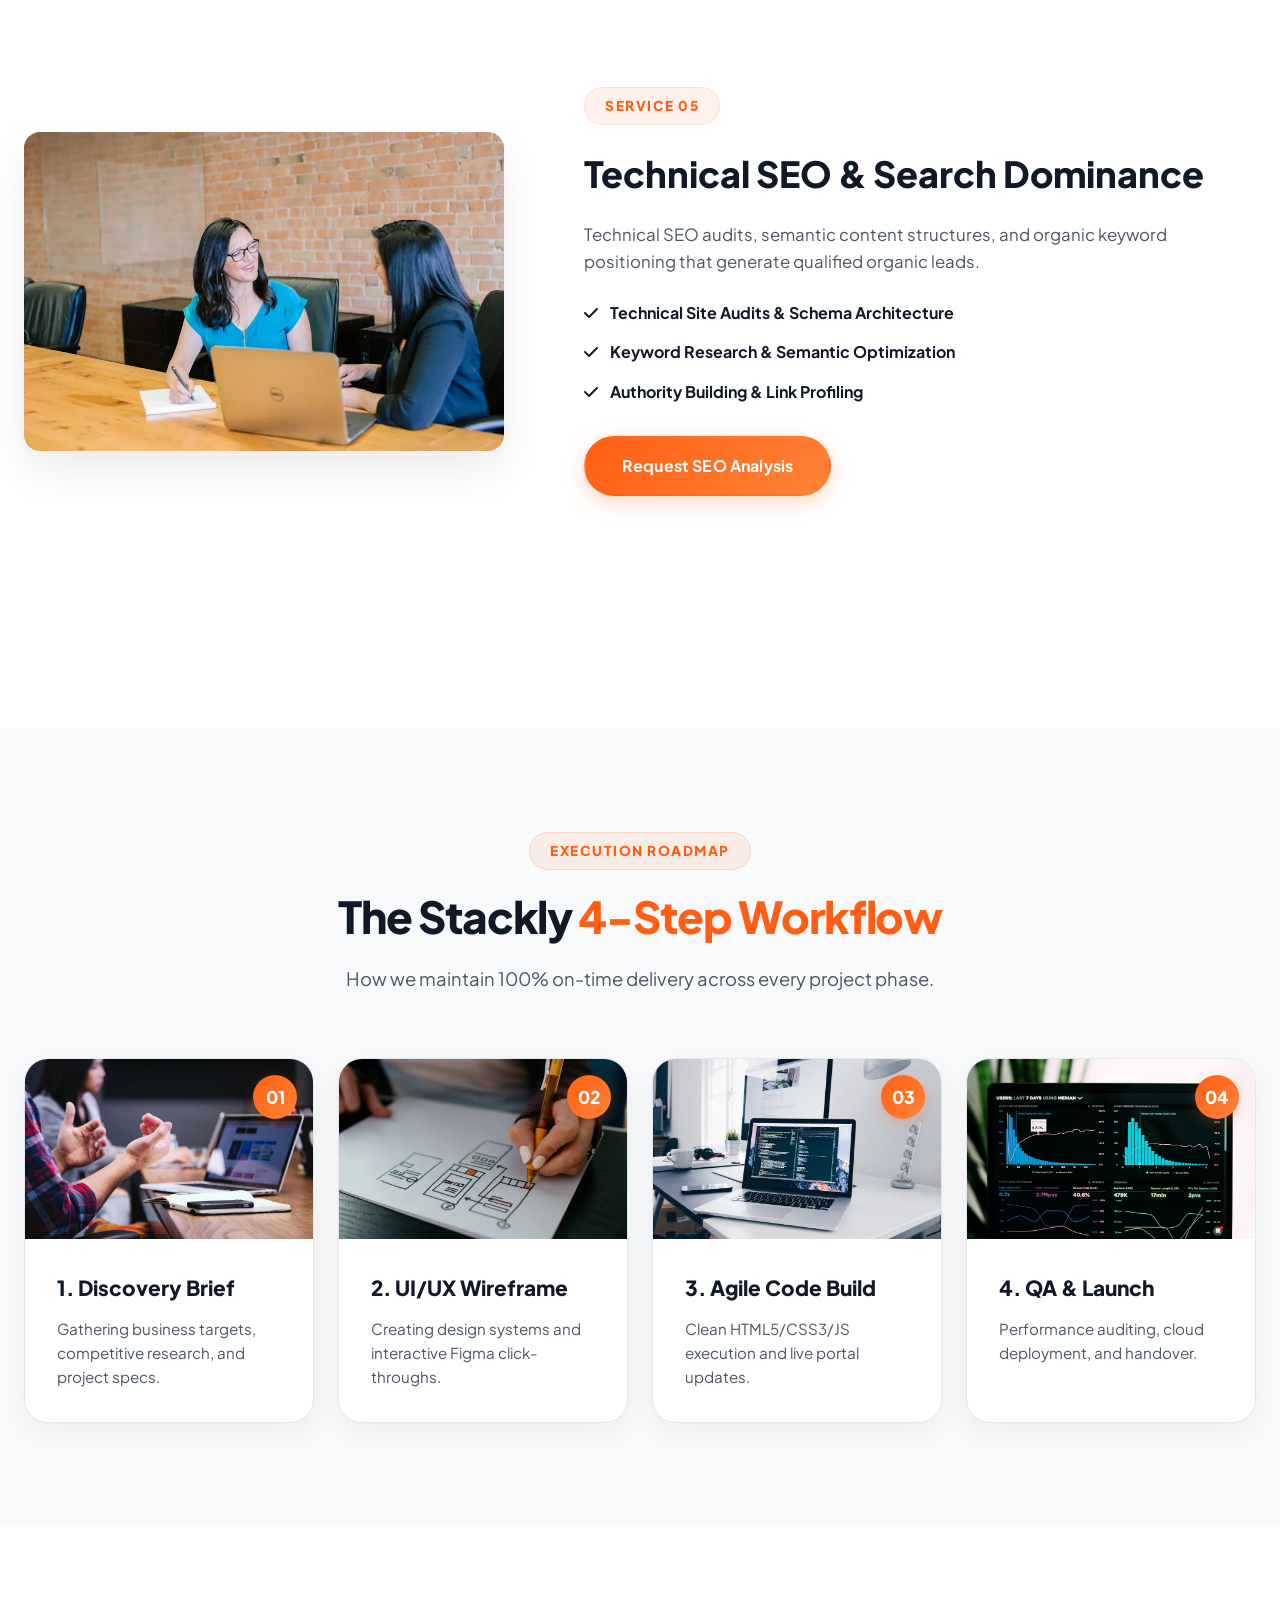
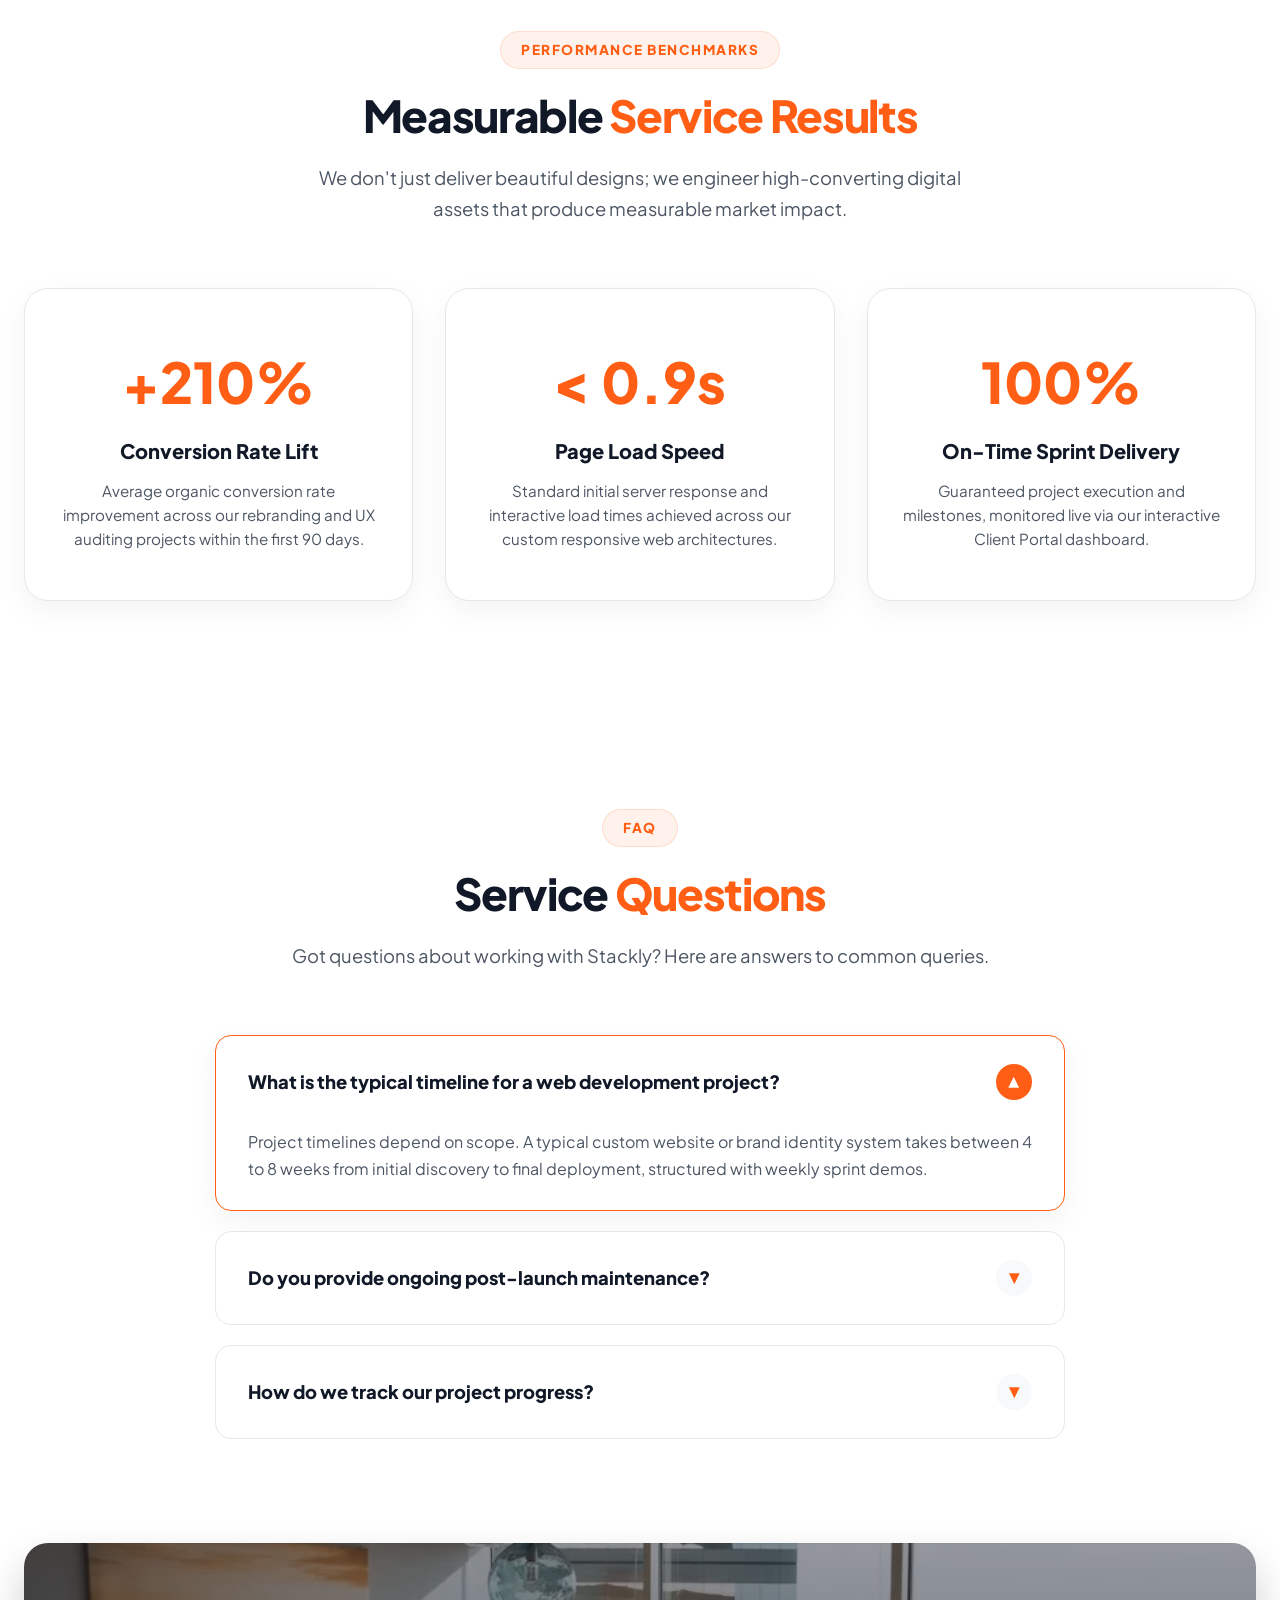
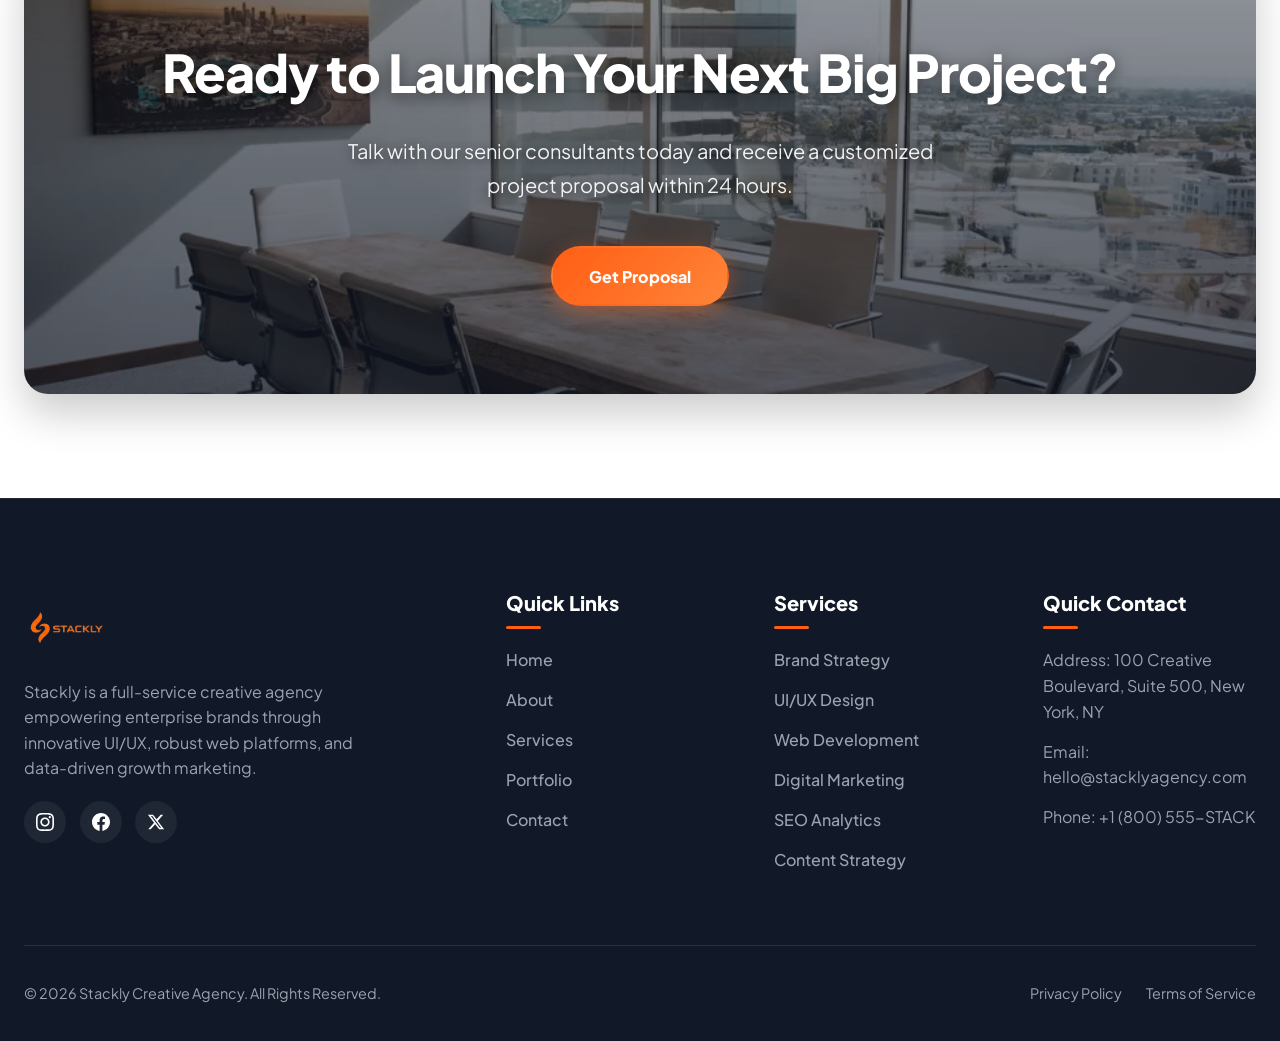
<file: services.html>
<!DOCTYPE html>
<html lang="en">
<head>
  <meta charset="UTF-8">
  <meta name="viewport" content="width=device-width, initial-scale=1.0">
  <title>Our Services | Stackly Creative Agency</title>
  <meta name="description" content="Explore Stackly's core digital services: Branding Strategy, UI/UX Design, Web Development, Digital Marketing, SEO Analytics, and Content Strategy.">
  <link rel="icon" type="image/webp" href="assets/images/logo.webp">
  <link rel="preconnect" href="https://fonts.googleapis.com">
  <link rel="preconnect" href="https://fonts.gstatic.com" crossorigin>
  <link href="https://fonts.googleapis.com/css2?family=Plus+Jakarta+Sans:wght@400;500;600;700;800&display=swap" rel="stylesheet">
  <link rel="stylesheet" href="https://cdnjs.cloudflare.com/ajax/libs/font-awesome/6.5.0/css/all.min.css">
  <link rel="stylesheet" href="css/style.css">
  <link rel="stylesheet" href="https://unpkg.com/aos@next/dist/aos.css" />
</head>
<body>

  <!-- Premium Brand Preloader -->
  <div class="preloader" id="preloader">
    <div class="preloader-content">
      <div class="preloader-logo-wrapper">
        <div class="preloader-glow-ring"></div>
        <div class="preloader-spinner-ring"></div>
        <img src="stackly logo03.webp" alt="Stackly Creative Agency" class="preloader-logo">
      </div>
      <div class="preloader-brand-title">STACKLY<span>.</span></div>
      <div class="preloader-bar">
        <div class="preloader-progress"></div>
      </div>
    </div>
  </div>

  <!-- Header -->
  <header class="header">
    <div class="container nav-container">
      <a href="index.html" class="logo">
        <img src="stackly logo03.webp" alt="Stackly Creative Agency">
      </a>

            <nav class="nav-menu">
        <a href="index.html" class="nav-link">Home</a>
        <a href="about.html" class="nav-link">About</a>
        <a href="services.html" class="nav-link active">Services</a>
        <a href="portfolio.html" class="nav-link">Portfolio</a>
        <a href="contact.html" class="nav-link">Contact</a>
      </nav>

      <div class="nav-actions">
        <a href="login.html" class="btn btn-outline" style="padding: 0.5rem 1.35rem; font-size: 0.9rem;">Login</a>
        <button class="mobile-toggle" aria-label="Toggle Mobile Menu"><i class="fa-solid fa-bars"></i></button>
      </div>
    </div>
  </header>

  <div class="mobile-menu-overlay"></div>
  <aside class="mobile-drawer">
    <div class="mobile-drawer-header">
      <a href="index.html" class="logo">
        <img src="stackly logo03.webp" alt="Stackly Logo">
      </a>
      <div class="close-drawer"><i class="fa-solid fa-xmark"></i></div>
    </div>
        <div class="mobile-nav-links">
      <a href="index.html" class="mobile-nav-link">Home</a>
      <a href="about.html" class="mobile-nav-link">About</a>
      <a href="services.html" class="mobile-nav-link active">Services</a>
      <a href="portfolio.html" class="mobile-nav-link">Portfolio</a>
      <a href="contact.html" class="mobile-nav-link">Contact</a>
      <div class="mobile-nav-divider"></div>
      <a href="login.html" class="mobile-nav-login"><i class="fa-solid fa-right-to-bracket" style="margin-right: 0.5rem;"></i>Login</a>
    </div>
  </aside>

  <main>
    <!-- Page Hero -->
    <section class="page-hero">
      <div class="container">
        <h1 class="page-hero-title">Capabilities & Practice Groups</h1>
        <div class="breadcrumbs">
          <a href="index.html">Home</a> <span>/</span> <span class="current">Services</span>
        </div>
      </div>
    </section>

    <!-- Services Deep Dive Alternate Grids -->
    <section class="section">
      <div class="container">
        <div class="section-header">
          <span class="badge">SPECIALIZATIONS</span>
          <h2 class="section-title">Engineered For <span>Maximum Impact</span></h2>
          <p class="section-desc">Explore how our specialized practice groups build digital excellence for your brand.</p>
        </div>

        <div style="display: flex; flex-direction: column; gap: 6rem; align-items: center; width: 100%;">
          
          <!-- Service Item 1: Branding -->
          <div class="service-detail-item">
            <div class="service-detail-img-wrap" data-aos="fade-right" data-aos-duration="800">
              <img src="assets/images/branding-strategy.webp" alt="Branding Strategy">
            </div>
            <div class="service-detail-content" data-aos="fade-left" data-aos-duration="800">
              <span class="badge">SERVICE 01</span>
              <h2>Brand Strategy & Visual Identity</h2>
              <p>We define core brand archetypes, typography frameworks, color systems, and logo assets that command attention and drive emotional resonance with target personas.</p>
              
              <div class="service-detail-checklist">
                <div><span><i class="fa-solid fa-check"></i></span> Brand Positioning & Messaging Architecture</div>
                <div><span><i class="fa-solid fa-check"></i></span> Logo System & Visual Style Guidelines</div>
                <div><span><i class="fa-solid fa-check"></i></span> Corporate Identity & Media Collateral</div>
              </div>
              <a href="404.html" class="btn btn-primary">Book Branding Consultation</a>
            </div>
          </div>

          <!-- Service Item 2: UI/UX Design -->
          <div class="service-detail-item">
            <div class="service-detail-img-wrap" data-aos="fade-right" data-aos-duration="800">
              <img src="assets/images/ui-ux-design.webp" alt="UI UX Design">
            </div>
            <div class="service-detail-content" data-aos="fade-left" data-aos-duration="800">
              <span class="badge">SERVICE 02</span>
              <h2>UI/UX Architecture & Prototyping</h2>
              <p>From user journey mapping to high-fidelity Figma prototypes, we create frictionless interfaces optimized for user retention and conversion.</p>
              
              <div class="service-detail-checklist">
                <div><span><i class="fa-solid fa-check"></i></span> User Research & Persona Mapping</div>
                <div><span><i class="fa-solid fa-check"></i></span> Interactive Wireframes & Figma Design Systems</div>
                <div><span><i class="fa-solid fa-check"></i></span> Usability Testing & Conversion UX Audit</div>
              </div>
              <a href="404.html" class="btn btn-primary">Request UX Audit</a>
            </div>
          </div>

          <!-- Service Item 3: Web Dev -->
          <div class="service-detail-item">
            <div class="service-detail-img-wrap" data-aos="fade-right" data-aos-duration="800">
              <img src="assets/images/website-development.webp" alt="Website Development">
            </div>
            <div class="service-detail-content" data-aos="fade-left" data-aos-duration="800">
              <span class="badge">SERVICE 03</span>
              <h2>High-Performance Web Platform Dev</h2>
              <p>Custom HTML5, Vanilla CSS, and pure JavaScript web application platforms built for ultra-fast page speed, security, and scalability.</p>
              
              <div class="service-detail-checklist">
                <div><span><i class="fa-solid fa-check"></i></span> Semantic Responsive Frontend Code</div>
                <div><span><i class="fa-solid fa-check"></i></span> CMS Integration & Custom Client Portals</div>
                <div><span><i class="fa-solid fa-check"></i></span> 100/100 Lighthouse Performance Optimization</div>
              </div>
              <a href="404.html" class="btn btn-primary">Start Web Platform Build</a>
            </div>
          </div>

          <!-- Service Item 4: Digital Marketing -->
          <div class="service-detail-item">
            <div class="service-detail-img-wrap" data-aos="fade-right" data-aos-duration="800">
              <img src="assets/images/digital-marketing.webp" alt="Digital Marketing">
            </div>
            <div class="service-detail-content" data-aos="fade-left" data-aos-duration="800">
              <span class="badge">SERVICE 04</span>
              <h2>Data-Driven Digital Marketing</h2>
              <p>Targeted customer acquisition campaigns across search, social, and programmatic ad networks structured to maximize LTV and lower CAC.</p>
              
              <div class="service-detail-checklist">
                <div><span><i class="fa-solid fa-check"></i></span> Paid Search & Social Campaign Management</div>
                <div><span><i class="fa-solid fa-check"></i></span> Retargeting & Conversion Funnel Optimization</div>
                <div><span><i class="fa-solid fa-check"></i></span> Real-Time Analytics & Attribution Modeling</div>
              </div>
              <a href="404.html" class="btn btn-primary">Scale Campaign Today</a>
            </div>
          </div>

          <!-- Service Item 5: SEO Analytics -->
          <div class="service-detail-item">
            <div class="service-detail-img-wrap" data-aos="fade-right" data-aos-duration="800">
              <img src="assets/images/seo-analytics.webp" alt="SEO Analytics">
            </div>
            <div class="service-detail-content" data-aos="fade-left" data-aos-duration="800">
              <span class="badge">SERVICE 05</span>
              <h2>Technical SEO & Search Dominance</h2>
              <p>Technical SEO audits, semantic content structures, and organic keyword positioning that generate qualified organic leads.</p>
              
              <div class="service-detail-checklist">
                <div><span><i class="fa-solid fa-check"></i></span> Technical Site Audits & Schema Architecture</div>
                <div><span><i class="fa-solid fa-check"></i></span> Keyword Research & Semantic Optimization</div>
                <div><span><i class="fa-solid fa-check"></i></span> Authority Building & Link Profiling</div>
              </div>
              <a href="404.html" class="btn btn-primary">Request SEO Analysis</a>
            </div>
          </div>

        </div>
      </div>
    </section>

    <!-- Visual 5-Step Workflow Process -->
    <!-- Visual 4-Step Workflow Process -->
    <section class="section section-alt">
      <div class="container">
        <div class="section-header" data-aos="fade-up" data-aos-duration="800">
          <span class="badge">EXECUTION ROADMAP</span>
          <h2 class="section-title">The Stackly <span>4-Step Workflow</span></h2>
          <p class="section-desc">How we maintain 100% on-time delivery across every project phase.</p>
        </div>

        <div class="grid grid-4" style="gap: 1.5rem;">
          <div class="process-card-visual" data-aos="fade-up" data-aos-duration="800" data-aos-delay="100">
            <div class="process-img-wrap">
              <img src="assets/images/client-meetings.webp" alt="Step 1 Briefing">
              <span class="process-step-badge">01</span>
            </div>
            <div class="process-body">
              <h3>1. Discovery Brief</h3>
              <p>Gathering business targets, competitive research, and project specs.</p>
            </div>
          </div>

          <div class="process-card-visual" data-aos="fade-up" data-aos-duration="800" data-aos-delay="200">
            <div class="process-img-wrap">
              <img src="assets/images/ui-ux-design.webp" alt="Step 2 Design">
              <span class="process-step-badge">02</span>
            </div>
            <div class="process-body">
              <h3>2. UI/UX Wireframe</h3>
              <p>Creating design systems and interactive Figma click-throughs.</p>
            </div>
          </div>

          <div class="process-card-visual" data-aos="fade-up" data-aos-duration="800" data-aos-delay="300">
            <div class="process-img-wrap">
              <img src="assets/images/website-development.webp" alt="Step 3 Agile Code">
              <span class="process-step-badge">03</span>
            </div>
            <div class="process-body">
              <h3>3. Agile Code Build</h3>
              <p>Clean HTML5/CSS3/JS execution and live portal updates.</p>
            </div>
          </div>

          <div class="process-card-visual" data-aos="fade-up" data-aos-duration="800" data-aos-delay="400">
            <div class="process-img-wrap">
              <img src="assets/images/business-growth.webp" alt="Step 4 Launch">
              <span class="process-step-badge">04</span>
            </div>
            <div class="process-body">
              <h3>4. QA & Launch</h3>
              <p>Performance auditing, cloud deployment, and handover.</p>
            </div>
          </div>
        </div>
      </div>
    </section>

    <!-- Service Performance Statistics Section -->
    <section class="section">
      <div class="container">
        <div class="section-header" data-aos="fade-up" data-aos-duration="800">
          <span class="badge">PERFORMANCE BENCHMARKS</span>
          <h2 class="section-title">Measurable <span>Service Results</span></h2>
          <p class="section-desc">We don't just deliver beautiful designs; we engineer high-converting digital assets that produce measurable market impact.</p>
        </div>

        <div class="grid grid-3">
          <div class="service-card text-center" style="padding: 3rem 2rem;" data-aos="fade-up" data-aos-duration="800" data-aos-delay="100">
            <div style="font-size: 3.5rem; font-weight: 900; color: var(--primary); margin-bottom: 0.5rem;">+210%</div>
            <h4 style="font-size: 1.25rem; font-weight: 800; margin-bottom: 0.75rem;">Conversion Rate Lift</h4>
            <p style="color: var(--text-muted); font-size: 0.95rem; line-height: 1.6;">Average organic conversion rate improvement across our rebranding and UX auditing projects within the first 90 days.</p>
          </div>

          <div class="service-card text-center" style="padding: 3rem 2rem;" data-aos="fade-up" data-aos-duration="800" data-aos-delay="200">
            <div style="font-size: 3.5rem; font-weight: 900; color: var(--primary); margin-bottom: 0.5rem;">&lt; 0.9s</div>
            <h4 style="font-size: 1.25rem; font-weight: 800; margin-bottom: 0.75rem;">Page Load Speed</h4>
            <p style="color: var(--text-muted); font-size: 0.95rem; line-height: 1.6;">Standard initial server response and interactive load times achieved across our custom responsive web architectures.</p>
          </div>

          <div class="service-card text-center" style="padding: 3rem 2rem;" data-aos="fade-up" data-aos-duration="800" data-aos-delay="300">
            <div style="font-size: 3.5rem; font-weight: 900; color: var(--primary); margin-bottom: 0.5rem;">100%</div>
            <h4 style="font-size: 1.25rem; font-weight: 800; margin-bottom: 0.75rem;">On-Time Sprint Delivery</h4>
            <p style="color: var(--text-muted); font-size: 0.95rem; line-height: 1.6;">Guaranteed project execution and milestones, monitored live via our interactive Client Portal dashboard.</p>
          </div>
        </div>
      </div>
    </section>

    <!-- FAQ Accordion -->
    <section class="section">
      <div class="container">
        <div class="section-header" data-aos="fade-up" data-aos-duration="800">
          <span class="badge">FAQ</span>
          <h2 class="section-title">Service <span>Questions</span></h2>
          <p class="section-desc">Got questions about working with Stackly? Here are answers to common queries.</p>
        </div>

        <div class="faq-accordion">
          <div class="faq-item active" data-aos="fade-up" data-aos-duration="800" data-aos-delay="100">
            <div class="faq-header">
              <span>What is the typical timeline for a web development project?</span>
              <div class="faq-icon">▼</div>
            </div>
            <div class="faq-body" style="max-height: 200px;">
              <p>Project timelines depend on scope. A typical custom website or brand identity system takes between 4 to 8 weeks from initial discovery to final deployment, structured with weekly sprint demos.</p>
            </div>
          </div>

          <div class="faq-item" data-aos="fade-up" data-aos-duration="800" data-aos-delay="200">
            <div class="faq-header">
              <span>Do you provide ongoing post-launch maintenance?</span>
              <div class="faq-icon">▼</div>
            </div>
            <div class="faq-body">
              <p>Yes! We offer dedicated maintenance packages including performance monitoring, security updates, regular backups, and content updates.</p>
            </div>
          </div>

          <div class="faq-item" data-aos="fade-up" data-aos-duration="800" data-aos-delay="300">
            <div class="faq-header">
              <span>How do we track our project progress?</span>
              <div class="faq-icon">▼</div>
            </div>
            <div class="faq-body">
              <p>Every Stackly client receives access to our interactive Client Portal dashboard, where you can view live milestones, inspect deliverables, review invoices, and communicate directly with your lead architect.</p>
            </div>
          </div>
        </div>
      </div>
    </section>

    <!-- CTA -->
    <section class="section" style="padding-top: 0;">
      <div class="container">
        <div class="cta-banner" data-aos="zoom-in" data-aos-duration="800">
          <h2>Ready to Launch Your Next Big Project?</h2>
          <p>Talk with our senior consultants today and receive a customized project proposal within 24 hours.</p>
          <a href="404.html" class="btn btn-white">Get Proposal</a>
        </div>
      </div>
    </section>
  </main>

  <footer class="footer">
    <div class="container">
      <div class="footer-grid">
        <div class="footer-brand">
          <a href="index.html" class="logo">
            <img src="stackly logo03.webp" alt="Stackly Logo">
          </a>
          <p>Stackly is a full-service creative agency empowering enterprise brands through innovative UI/UX, robust web platforms, and data-driven growth marketing.</p>
          <div class="footer-socials">
            <a href="404.html" aria-label="Instagram"><svg width="18" height="18" fill="currentColor" viewBox="0 0 24 24"><path d="M12 2.163c3.204 0 3.584.012 4.85.07 3.252.148 4.771 1.691 4.919 4.919.058 1.265.069 1.645.069 4.849 0 3.205-.012 3.584-.069 4.849-.149 3.225-1.664 4.771-4.919 4.919-1.266.058-1.644.07-4.85.07-3.204 0-3.584-.012-4.849-.07-3.26-.149-4.771-1.699-4.919-4.92-.058-1.265-.07-1.644-.07-4.849 0-3.204.013-3.583.07-4.849.149-3.227 1.664-4.771 4.919-4.919 1.266-.057 1.645-.069 4.849-.069zm0-2.163c-3.259 0-3.667.014-4.947.072-4.358.2-6.78 2.618-6.98 6.98-.059 1.281-.073 1.689-.073 4.948 0 3.259.014 3.668.072 4.948.2 4.358 2.618 6.78 6.98 6.98 1.281.058 1.689.072 4.948.072 3.259 0 3.668-.014 4.948-.072 4.354-.2 6.782-2.618 6.979-6.98.059-1.28.073-1.689.073-4.948 0-3.259-.014-3.667-.072-4.947-.196-4.354-2.617-6.78-6.979-6.98-1.281-.059-1.69-.073-4.949-.073zm0 5.838c-3.403 0-6.162 2.759-6.162 6.162s2.759 6.163 6.162 6.163 6.162-2.759 6.162-6.163c0-3.403-2.759-6.162-6.162-6.162zm0 10.162c-2.209 0-4-1.79-4-4 0-2.209 1.791-4 4-4s4 1.791 4 4c0 2.21-1.791 4-4 4zm6.406-11.845c-.796 0-1.441.645-1.441 1.44s.645 1.44 1.441 1.44c.795 0 1.439-.645 1.439-1.44s-.644-1.44-1.439-1.44z"/></svg></a>
            <a href="404.html" aria-label="Facebook"><svg width="18" height="18" fill="currentColor" viewBox="0 0 24 24"><path d="M24 12.073c0-6.627-5.373-12-12-12s-12 5.373-12 12c0 5.99 4.388 10.954 10.125 11.854v-8.385H7.078v-3.47h3.047V9.43c0-3.007 1.792-4.669 4.533-4.669 1.312 0 2.686.235 2.686.235v2.953H15.83c-1.491 0-1.956.925-1.956 1.874v2.25h3.328l-.532 3.47h-2.796v8.385C19.612 23.027 24 18.062 24 12.073z"/></svg></a>
            <a href="404.html" aria-label="Twitter"><svg width="18" height="18" fill="currentColor" viewBox="0 0 24 24"><path d="M18.244 2.25h3.308l-7.227 8.26 8.502 11.24H16.17l-5.214-6.817L4.99 21.75H1.68l7.73-8.835L1.254 2.25H8.08l4.713 6.231zm-1.161 17.52h1.833L7.084 4.126H5.117z"/></svg></a>
          </div>
        </div>

        <div class="footer-col">
          <h4>Quick Links</h4>
          <div class="footer-links">
            <a href="index.html">Home</a>
            <a href="about.html">About</a>
            <a href="services.html">Services</a>
            <a href="portfolio.html">Portfolio</a>
            <a href="contact.html">Contact</a>
          </div>
        </div>

        <div class="footer-col">
          <h4>Services</h4>
          <div class="footer-links">
            <a href="404.html">Brand Strategy</a>
            <a href="404.html">UI/UX Design</a>
            <a href="404.html">Web Development</a>
            <a href="404.html">Digital Marketing</a>
            <a href="404.html">SEO Analytics</a>
            <a href="404.html">Content Strategy</a>
          </div>
        </div>

        <div class="footer-col">
          <h4>Quick Contact</h4>
          <div class="footer-links">
            <p style="color: var(--text-light);">Address: 100 Creative Boulevard, Suite 500, New York, NY</p>
            <p style="color: var(--text-light);">Email: hello@stacklyagency.com</p>
            <p style="color: var(--text-light);">Phone: +1 (800) 555-STACK</p>
          </div>
        </div>
      </div>

      <div class="footer-bottom">
        <p>© 2026 Stackly Creative Agency. All Rights Reserved.</p>
        <div style="display: flex; gap: 1.5rem;">
          <a href="404.html">Privacy Policy</a>
          <a href="404.html">Terms of Service</a>
        </div>
      </div>
    </div>
  </footer>

  <button class="scroll-top-btn" aria-label="Scroll to top"><i class="fa-solid fa-arrow-up"></i></button>
  <script src="https://unpkg.com/aos@next/dist/aos.js"></script>
  <script>
    AOS.init({
      duration: 800,
      once: true,
      easing: 'ease-out-cubic'
    });
  </script>
  <script src="js/script.js"></script>
</body>
</html>
</file>
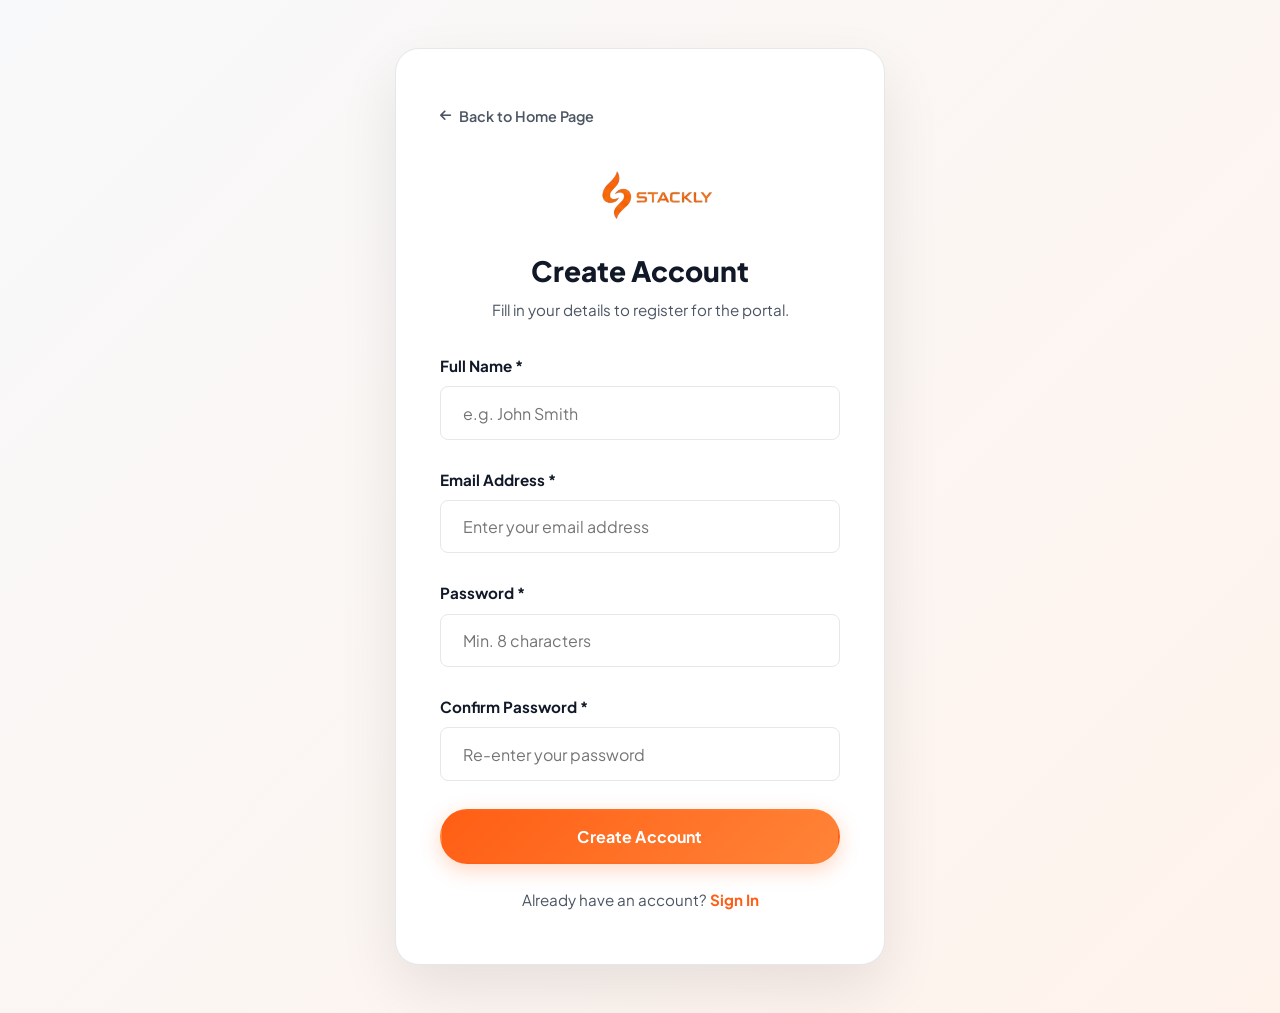
<file: signup.html>
<!DOCTYPE html>
<html lang="en">
<head>
  <meta charset="UTF-8">
  <meta name="viewport" content="width=device-width, initial-scale=1.0">
  <title>Create Account | Stackly Creative Agency Portal</title>
  <meta name="description" content="Create a new account to access the Stackly Creative Agency Client Portal.">
  <link rel="icon" type="image/webp" href="assets/images/logo.webp">
  <link rel="preconnect" href="https://fonts.googleapis.com">
  <link rel="preconnect" href="https://fonts.gstatic.com" crossorigin>
  <link href="https://fonts.googleapis.com/css2?family=Plus+Jakarta+Sans:wght@400;500;600;700;800&display=swap" rel="stylesheet">
  <link rel="stylesheet" href="https://cdnjs.cloudflare.com/ajax/libs/font-awesome/6.5.0/css/all.min.css">
  <link rel="stylesheet" href="css/style.css">
</head>
<body>

  <!-- Premium Brand Preloader -->
  <div class="preloader" id="preloader">
    <div class="preloader-content">
      <div class="preloader-logo-wrapper">
        <div class="preloader-glow-ring"></div>
        <div class="preloader-spinner-ring"></div>
        <img src="stackly logo03.webp" alt="Stackly Creative Agency" class="preloader-logo">
      </div>
      <div class="preloader-brand-title">STACKLY<span>.</span></div>
      <div class="preloader-bar">
        <div class="preloader-progress"></div>
      </div>
    </div>
  </div>

  <!-- Auth Wrapper Container -->
  <div class="auth-wrapper">
    <div class="auth-card">

      <!-- Back to Home Link (Top) -->
      <div style="margin-bottom: 1.25rem;">
        <a href="index.html" style="color: var(--text-muted); font-weight: 600; font-size: 0.9rem; display: inline-flex; align-items: center; gap: 0.5rem; transition: var(--transition);" onmouseover="this.style.color='var(--primary)'" onmouseout="this.style.color='var(--text-muted)'">
          <i class="fa-solid fa-arrow-left" style="font-size: 0.8rem;"></i> Back to Home Page
        </a>
      </div>

      <!-- Card Header -->
      <div class="auth-header">
        <a href="index.html" class="logo" style="display: inline-flex; justify-content: center; margin: 0 auto;">
          <img src="stackly logo03.webp" alt="Stackly Logo" style="margin: 0 auto; display: block; height: 85px; max-height: 85px;">
        </a>
        <h2 style="font-size: 1.75rem; font-weight: 800; margin-top: 1rem; color: var(--text-main);">Create Account</h2>
        <p style="color: var(--text-muted); font-size: 0.95rem; margin-top: 0.25rem;">Fill in your details to register for the portal.</p>
      </div>

      <!-- Success Banner -->
      <div id="signupSuccess" class="form-success">Account created! Redirecting to Sign In...</div>

      <!-- Signup Form -->
      <form id="signupForm" novalidate>

        <!-- Full Name -->
        <div class="form-group">
          <label for="signupName" class="form-label">Full Name *</label>
          <input type="text" id="signupName" class="form-control" placeholder="e.g. John Smith">
          <div id="signupNameError" class="error-message"></div>
        </div>

        <!-- Email Address -->
        <div class="form-group">
          <label for="signupEmail" class="form-label">Email Address *</label>
          <input type="email" id="signupEmail" class="form-control" placeholder="Enter your email address">
          <div id="signupEmailError" class="error-message"></div>
        </div>

        <!-- Password -->
        <div class="form-group">
          <label for="signupPassword" class="form-label">Password *</label>
          <input type="password" id="signupPassword" class="form-control" placeholder="Min. 8 characters">
          <div id="signupPasswordError" class="error-message"></div>
        </div>

        <!-- Confirm Password -->
        <div class="form-group" style="margin-bottom: 1.75rem;">
          <label for="signupConfirm" class="form-label">Confirm Password *</label>
          <input type="password" id="signupConfirm" class="form-control" placeholder="Re-enter your password">
          <div id="signupConfirmError" class="error-message"></div>
        </div>

        <!-- Submit Button -->
        <button type="submit" id="signupSubmitBtn" class="btn btn-primary" style="width: 100%; font-size: 1rem;">Create Account</button>

        <!-- Already have account -->
        <div style="text-align: center; margin-top: 1.5rem; font-size: 0.95rem; color: var(--text-muted);">
          Already have an account? <a href="login.html" style="color: var(--primary); font-weight: 700; white-space: nowrap; display: inline-block;">Sign In</a>
        </div>
      </form>

    </div>
  </div>

  <!-- Signup Validation & Redirect Script -->
  <script>
    document.addEventListener('DOMContentLoaded', () => {
      'use strict';

      const signupForm     = document.getElementById('signupForm');
      const signupName     = document.getElementById('signupName');
      const signupEmail    = document.getElementById('signupEmail');
      const signupPassword = document.getElementById('signupPassword');
      const signupConfirm  = document.getElementById('signupConfirm');
      const signupSuccess  = document.getElementById('signupSuccess');

      const nameError     = document.getElementById('signupNameError');
      const emailError    = document.getElementById('signupEmailError');
      const passwordError = document.getElementById('signupPasswordError');
      const confirmError  = document.getElementById('signupConfirmError');

      const emailRegex = /^[^\s@]+@[^\s@]+\.[^\s@]+$/;

      function showError(input, errorEl, msg) {
        input.classList.add('input-error');
        errorEl.textContent = msg;
        errorEl.classList.add('show');
      }

      function clearError(input, errorEl) {
        input.classList.remove('input-error');
        errorEl.classList.remove('show');
      }

      signupForm.addEventListener('submit', (e) => {
        e.preventDefault();

        let isValid = true;

        // Name Validation
        const nameVal = signupName.value.trim();
        if (!nameVal) {
          showError(signupName, nameError, 'Full name is required.');
          isValid = false;
        } else if (nameVal.length < 2) {
          showError(signupName, nameError, 'Name must be at least 2 characters.');
          isValid = false;
        } else {
          clearError(signupName, nameError);
        }

        // Email Validation
        const emailVal = signupEmail.value.trim();
        if (!emailVal) {
          showError(signupEmail, emailError, 'Email address is required.');
          isValid = false;
        } else if (!emailRegex.test(emailVal)) {
          showError(signupEmail, emailError, 'Please enter a valid email format (e.g. user@domain.com).');
          isValid = false;
        } else {
          clearError(signupEmail, emailError);
        }

        // Password Validation
        const passVal = signupPassword.value;
        if (!passVal) {
          showError(signupPassword, passwordError, 'Password is required.');
          isValid = false;
        } else if (passVal.length < 8) {
          showError(signupPassword, passwordError, 'Password must be at least 8 characters.');
          isValid = false;
        } else {
          clearError(signupPassword, passwordError);
        }

        // Confirm Password Validation
        const confirmVal = signupConfirm.value;
        if (!confirmVal) {
          showError(signupConfirm, confirmError, 'Please confirm your password.');
          isValid = false;
        } else if (confirmVal !== passVal) {
          showError(signupConfirm, confirmError, 'Passwords do not match.');
          isValid = false;
        } else {
          clearError(signupConfirm, confirmError);
        }

        // If all valid → show success & redirect to login
        if (isValid) {
          const submitBtn = document.getElementById('signupSubmitBtn');
          submitBtn.disabled = true;
          submitBtn.textContent = 'Creating Account...';

          signupSuccess.classList.add('show');
          signupSuccess.textContent = `Account created for ${nameVal}! Redirecting to Sign In...`;

          setTimeout(() => {
            window.location.href = 'login.html';
          }, 1800);
        }
      });
    });
  </script>

  <script src="js/script.js"></script>
</body>
</html>
</file>
<file: css/style.css>
/* ==========================================================================
   Stackly Creative Agency - ThemeForest Luxury CSS Design System
   White Background, Vibrant Orange Accents (#FF5E14), Modern Luxury Aesthetics
   ========================================================================== */

/* --------------------------------------------------------------------------
   1. Design System & CSS Variables
   -------------------------------------------------------------------------- */
:root {
  --primary: #FF5E14;
  --primary-hover: #E04D08;
  --primary-light: rgba(255, 94, 20, 0.08);
  --primary-glow: rgba(255, 94, 20, 0.25);
  --primary-gradient: linear-gradient(135deg, #FF5E14 0%, #FF8438 100%);
  --primary-gradient-alt: linear-gradient(135deg, #FF8438 0%, #FF5E14 100%);
  
  --dark-bg: #111827;
  --dark-surface: #1F2937;
  --dark-card: #1E293B;
  
  --text-main: #111827;
  --text-muted: #4B5563;
  --text-light: #9CA3AF;
  --text-white: #FFFFFF;
  
  --bg-body: #FFFFFF;
  --bg-alt: #F8F9FA;
  --bg-card: #FFFFFF;
  
  --border-color: #E5E7EB;
  --border-focus: #FF5E14;
  --border-glow: rgba(255, 94, 20, 0.3);
  
  --card-shadow: 0 10px 30px rgba(0, 0, 0, 0.05);
  --card-shadow-hover: 0 20px 40px rgba(255, 94, 20, 0.15);
  --glass-shadow: 0 15px 35px rgba(0, 0, 0, 0.1);
  --nav-shadow: 0 4px 25px rgba(0, 0, 0, 0.06);
  
  --radius-sm: 8px;
  --radius-md: 16px;
  --radius-lg: 24px;
  --radius-full: 9999px;
  
  --transition: all 0.35s cubic-bezier(0.4, 0, 0.2, 1);
  --transition-fast: all 0.2s ease-in-out;
  
  --container-width: 1280px;
}

/* --------------------------------------------------------------------------
   2. Global Reset & Base Styles
   -------------------------------------------------------------------------- */
*, *::before, *::after {
  box-sizing: border-box;
  margin: 0;
  padding: 0;
}

html {
  scroll-behavior: smooth;
  font-size: 16px;
  overflow-x: hidden;
  max-width: 100%;
}

body {
  font-family: 'Plus Jakarta Sans', system-ui, -apple-system, BlinkMacSystemFont, "Segoe UI", Roboto, sans-serif;
  background-color: var(--bg-body);
  color: var(--text-main);
  line-height: 1.6;
  overflow-x: hidden;
  max-width: 100%;
  -webkit-font-smoothing: antialiased;
}

img {
  max-width: 100%;
  height: auto;
  display: block;
}

a {
  color: inherit;
  text-decoration: none;
  transition: var(--transition);
}

ul, ol {
  list-style: none;
}

button, input, select, textarea {
  font-family: inherit;
  font-size: inherit;
  outline: none;
  border: none;
}

button {
  cursor: pointer;
  background: none;
}

/* --------------------------------------------------------------------------
   3. Container & Layout Utilities
   -------------------------------------------------------------------------- */
.container {
  width: 100%;
  max-width: var(--container-width);
  margin: 0 auto;
  padding: 0 1.5rem;
}

.section {
  padding: 6.5rem 0;
  position: relative;
}

.section-alt {
  background-color: var(--bg-alt);
}

.section-dark {
  background-color: var(--dark-bg);
  color: var(--text-white);
}

.grid {
  display: grid;
  gap: 2rem;
}

.grid-2 { grid-template-columns: repeat(2, 1fr); }
.grid-3 { grid-template-columns: repeat(3, 1fr); }
.grid-4 { grid-template-columns: repeat(4, 1fr); }

.flex { display: flex; }
.flex-center { display: flex; align-items: center; justify-content: center; }
.flex-between { display: flex; align-items: center; justify-content: space-between; }

.text-center { text-align: center; }
.text-right { text-align: right; }

.section-header {
  max-width: 700px;
  margin: 0 auto 4rem auto;
  text-align: center;
}

.badge {
  display: inline-flex;
  align-items: center;
  gap: 0.5rem;
  padding: 0.45rem 1.25rem;
  background-color: var(--primary-light);
  color: var(--primary);
  border-radius: var(--radius-full);
  font-size: 0.85rem;
  font-weight: 800;
  text-transform: uppercase;
  letter-spacing: 1.5px;
  margin-bottom: 1.25rem;
  border: 1px solid rgba(255, 94, 20, 0.15);
}

.section-title {
  font-size: 2.75rem;
  font-weight: 800;
  line-height: 1.2;
  color: var(--text-main);
  margin-bottom: 1.25rem;
  letter-spacing: -0.03em;
}

.section-dark .section-title {
  color: var(--text-white);
}

.section-title span {
  color: var(--primary);
  position: relative;
}

.section-desc {
  font-size: 1.15rem;
  color: var(--text-muted);
  line-height: 1.7;
}

.section-dark .section-desc {
  color: var(--text-light);
}

/* --------------------------------------------------------------------------
   4. Buttons & Interactive Elements
   -------------------------------------------------------------------------- */
.btn {
  display: inline-flex;
  align-items: center;
  justify-content: center;
  gap: 0.75rem;
  padding: 0.95rem 2.25rem;
  border-radius: var(--radius-full);
  font-weight: 700;
  font-size: 1rem;
  transition: var(--transition);
  border: 2px solid transparent;
  cursor: pointer;
  white-space: normal;
  text-align: center;
  max-width: 100%;
  box-sizing: border-box;
  word-break: break-word;
  overflow-wrap: break-word;
  letter-spacing: 0.01em;
}

.btn-primary {
  background: var(--primary-gradient);
  color: var(--text-white);
  box-shadow: 0 6px 20px var(--primary-glow);
}

.btn-primary:hover {
  transform: translateY(-4px);
  box-shadow: 0 12px 30px var(--primary-glow);
  background: var(--primary-gradient-alt);
}

.btn-outline {
  background: transparent;
  border-color: var(--primary);
  color: var(--primary);
}

.btn-outline:hover {
  background-color: var(--primary);
  color: var(--text-white);
  transform: translateY(-4px);
  box-shadow: 0 8px 25px var(--primary-glow);
}

.btn-white {
  background-color: #FFFFFF;
  color: var(--primary);
  font-weight: 800;
  box-shadow: 0 6px 20px rgba(0, 0, 0, 0.1);
}

.btn-white:hover {
  background-color: #FFF3EC;
  transform: translateY(-4px);
  box-shadow: 0 12px 25px rgba(0,0,0,0.15);
}

.link-arrow {
  display: inline-flex;
  align-items: center;
  gap: 0.5rem;
  font-weight: 700;
  color: var(--primary);
  font-size: 0.95rem;
  transition: var(--transition);
}

.link-arrow:hover {
  gap: 0.85rem;
  color: var(--primary-hover);
}

/* --------------------------------------------------------------------------
   5. Header & Navigation Bar
   -------------------------------------------------------------------------- */
.header {
  position: fixed;
  top: 0;
  left: 0;
  width: 100%;
  z-index: 1000;
  background-color: rgba(255, 255, 255, 0.92);
  backdrop-filter: blur(12px);
  border-bottom: 1px solid rgba(229, 231, 235, 0.6);
  transition: var(--transition);
}

.header.scrolled {
  padding: 0.25rem 0;
  box-shadow: var(--nav-shadow);
  background-color: #FFFFFF;
}

.nav-container {
  display: flex;
  align-items: center;
  justify-content: space-between;
  height: 110px;
}

.header.scrolled .nav-container {
  height: 90px;
}

.logo {
  display: flex;
  align-items: center;
  gap: 0.75rem;
  font-size: 1.6rem;
  font-weight: 800;
  color: var(--text-main);
  letter-spacing: -0.03em;
}

.logo img {
  height: 85px;
  max-height: 90px;
  width: auto;
  object-fit: contain;
  transform: scale(1.35);
  transform-origin: left center;
  margin-right: 1.25rem;
  transition: var(--transition);
}

.header.scrolled .logo img {
  height: 72px;
  transform: scale(1.2);
}

.logo-text span {
  color: var(--primary);
}

.nav-menu {
  display: flex;
  align-items: center;
  gap: 2.25rem;
}

.nav-link {
  font-weight: 600;
  font-size: 0.95rem;
  color: var(--text-main);
  position: relative;
  padding: 0.5rem 0;
}

.nav-link::after {
  content: '';
  position: absolute;
  bottom: 0;
  left: 0;
  width: 0%;
  height: 3px;
  background-color: var(--primary);
  border-radius: var(--radius-full);
  transition: var(--transition);
}

.nav-link:hover,
.nav-link.active {
  color: var(--primary);
}

.nav-link:hover::after,
.nav-link.active::after {
  width: 100%;
}

.nav-actions {
  display: flex;
  align-items: center;
  gap: 1rem;
}

.mobile-toggle {
  display: none;
  font-size: 1.5rem;
  color: var(--text-main);
  cursor: pointer;
  padding: 0.5rem;
}

/* Mobile Drawer Overlay */
.mobile-menu-overlay {
  position: fixed;
  top: 0;
  left: 0;
  width: 100%;
  height: 100vh;
  background: rgba(17, 24, 39, 0.65);
  backdrop-filter: blur(6px);
  z-index: 1050;
  opacity: 0;
  visibility: hidden;
  transition: var(--transition);
}

.mobile-menu-overlay.active {
  opacity: 1;
  visibility: visible;
}

.mobile-drawer {
  position: fixed;
  top: 0;
  right: -100%;
  width: 100%;
  height: 100vh;
  background: #FFFFFF;
  z-index: 1100;
  padding: 2.5rem 1.75rem;
  display: flex;
  flex-direction: column;
  box-shadow: -10px 0 35px rgba(0, 0, 0, 0.15);
  transition: var(--transition);
}

.mobile-drawer.active {
  right: 0;
}

.mobile-drawer-header {
  display: flex;
  align-items: center;
  justify-content: center;
  position: relative;
  margin-bottom: 2rem;
  padding-bottom: 1rem;
  border-bottom: 1px solid var(--border-color);
}

.mobile-drawer-header .logo {
  margin: 0 auto;
}

.close-drawer {
  position: absolute;
  right: 0;
  top: 50%;
  transform: translateY(-50%);
  font-size: 1.5rem;
  color: var(--text-muted);
  cursor: pointer;
  padding: 0.25rem;
}

.mobile-nav-links {
  display: flex;
  flex-direction: column;
  align-items: center;
  text-align: center;
  gap: 1.5rem;
}

.mobile-nav-link {
  font-size: 1.35rem;
  font-weight: 700;
  color: var(--text-main);
  text-align: center;
  width: 100%;
  transition: var(--transition);
}

.mobile-nav-link.active,
.mobile-nav-link:hover {
  color: var(--primary);
  padding-left: 0;
  transform: scale(1.04);
}

.mobile-nav-divider {
  height: 1px;
  width: 100%;
  background: var(--border-color);
  margin: 0.5rem 0;
}

.mobile-nav-login {
  display: inline-flex;
  align-items: center;
  justify-content: center;
  width: 100%;
  max-width: 280px;
  padding: 0.85rem 1.5rem;
  font-size: 1.05rem;
  font-weight: 700;
  color: var(--primary);
  border: 2px solid var(--primary);
  border-radius: var(--radius-md);
  text-decoration: none;
  transition: background 0.2s ease, color 0.2s ease;
  margin: 0.5rem auto 0 auto;
}

.mobile-nav-login:hover {
  background: var(--primary);
  color: #FFFFFF;
}

/* --------------------------------------------------------------------------
   6. Hero Banner Layouts
   -------------------------------------------------------------------------- */
.hero {
  padding-top: 11rem;
  padding-bottom: 6.5rem;
  background: linear-gradient(180deg, #FFF5F0 0%, #FFFFFF 100%);
  position: relative;
  overflow: hidden;
}

/* Hero Live Running Background Images Layer */
.hero-bg-slider {
  position: absolute;
  inset: 0;
  z-index: 1;
  pointer-events: none;
  overflow: hidden;
}

.hero-bg-slide {
  position: absolute;
  inset: 0;
  background-size: cover;
  background-position: center;
  opacity: 0;
  transition: opacity 1.5s ease-in-out, transform 8s ease-out;
  transform: scale(1.05);
  filter: brightness(1) contrast(1.05);
}

.hero-bg-slide.active {
  opacity: 1;
  transform: scale(1);
}

.hero-bg-overlay {
  position: absolute;
  inset: 0;
  background: linear-gradient(180deg, rgba(17, 24, 39, 0.45) 0%, rgba(17, 24, 39, 0.68) 100%);
  z-index: 2;
}

.hero-grid {
  display: flex;
  justify-content: center;
  align-items: center;
  position: relative;
  z-index: 5;
  max-width: 960px;
  margin: 0 auto;
}

.hero-content {
  position: relative;
  z-index: 10;
  background: transparent;
  backdrop-filter: none;
  -webkit-backdrop-filter: none;
  padding: 0;
  border-radius: 0;
  border: none;
  box-shadow: none;
  text-align: center;
  display: flex;
  flex-direction: column;
  align-items: center;
  justify-content: center;
}

.hero-badge {
  display: inline-flex;
  align-items: center;
  gap: 0.6rem;
  padding: 0.6rem 1.5rem;
  background: rgba(255, 94, 20, 0.2);
  border: 1px solid rgba(255, 94, 20, 0.6);
  backdrop-filter: blur(8px);
  border-radius: var(--radius-full);
  color: #FFFFFF;
  font-weight: 800;
  font-size: 0.875rem;
  margin-bottom: 2rem;
  box-shadow: 0 4px 15px rgba(0, 0, 0, 0.2);
}

.hero-title {
  font-size: 4.25rem;
  font-weight: 900;
  line-height: 1.12;
  margin-bottom: 1.75rem;
  letter-spacing: -0.035em;
  color: #FFFFFF;
  text-align: center;
  text-shadow: 0 4px 20px rgba(0, 0, 0, 0.5);
}

.hero-title span {
  color: var(--primary);
  position: relative;
  display: inline-block;
  text-shadow: 0 4px 25px rgba(255, 94, 20, 0.4);
}

.hero-description {
  font-size: 1.3rem;
  color: rgba(255, 255, 255, 0.92);
  margin-bottom: 2.75rem;
  max-width: 760px;
  line-height: 1.7;
  text-align: center;
  text-shadow: 0 2px 10px rgba(0, 0, 0, 0.5);
}

.hero-btns {
  display: flex;
  align-items: center;
  justify-content: center;
  gap: 1.25rem;
  flex-wrap: wrap;
}

.hero-btns .btn-outline {
  border: 2px solid rgba(255, 255, 255, 0.85);
  color: #FFFFFF;
  background: rgba(255, 255, 255, 0.12);
  backdrop-filter: blur(8px);
  box-shadow: 0 4px 15px rgba(0, 0, 0, 0.2);
}

.hero-btns .btn-outline:hover {
  background: #FFFFFF;
  color: var(--text-main);
  border-color: #FFFFFF;
  box-shadow: 0 8px 25px rgba(255, 255, 255, 0.3);
}

/* Hero Right 5-Image Live Slider */
.hero-image-wrapper {
  position: relative;
  border-radius: var(--radius-lg);
  overflow: hidden;
  box-shadow: 0 25px 50px rgba(0,0,0,0.14);
  aspect-ratio: 4/3;
  background: var(--dark-bg);
}

.hero-slider-container {
  width: 100%;
  height: 100%;
  position: relative;
}

.hero-slide {
  position: absolute;
  inset: 0;
  opacity: 0;
  transition: opacity 0.8s cubic-bezier(0.4, 0, 0.2, 1), transform 0.8s ease;
  transform: scale(1.04);
}

.hero-slide.active {
  opacity: 1;
  transform: scale(1);
}

.hero-slide img {
  width: 100%;
  height: 100%;
  object-fit: cover;
  border-radius: var(--radius-lg);
}

.hero-slider-dots {
  position: absolute;
  bottom: 15px;
  left: 50%;
  transform: translateX(-50%);
  display: flex;
  gap: 0.5rem;
  z-index: 12;
  background: rgba(17, 24, 39, 0.6);
  backdrop-filter: blur(6px);
  padding: 0.4rem 0.8rem;
  border-radius: var(--radius-full);
}

.hero-dot {
  width: 10px;
  height: 10px;
  border-radius: 50%;
  background: rgba(255, 255, 255, 0.4);
  cursor: pointer;
  transition: var(--transition);
}

.hero-dot.active {
  background: var(--primary);
  width: 24px;
  border-radius: var(--radius-full);
}

.floating-badge {
  position: absolute;
  background: rgba(255, 255, 255, 0.95);
  backdrop-filter: blur(10px);
  padding: 1.1rem 1.5rem;
  border-radius: var(--radius-md);
  box-shadow: 0 20px 40px rgba(0, 0, 0, 0.12);
  display: flex;
  align-items: center;
  gap: 1rem;
  border: 1px solid var(--border-color);
  animation: float 4s ease-in-out infinite;
  z-index: 10;
}

.badge-top-right {
  top: 8%;
  right: -25px;
}

.badge-bottom-left {
  bottom: 8%;
  left: -25px;
  animation-delay: 2s;
}

.floating-icon {
  width: 50px;
  height: 50px;
  border-radius: 50%;
  background: var(--primary-gradient);
  color: #FFFFFF;
  display: flex;
  align-items: center;
  justify-content: center;
  font-size: 1.35rem;
  box-shadow: 0 4px 15px var(--primary-glow);
}

.floating-text h4 {
  font-size: 1.15rem;
  font-weight: 800;
  color: var(--text-main);
}

.floating-text p {
  font-size: 0.85rem;
  color: var(--text-muted);
  font-weight: 600;
}

@keyframes float {
  0%, 100% { transform: translateY(0); }
  50% { transform: translateY(-14px); }
}

/* --------------------------------------------------------------------------
   7. Page Hero Header Banner (Inner Pages)
   -------------------------------------------------------------------------- */
.page-hero {
  padding: 10rem 0 5rem 0;
  background: linear-gradient(135deg, #111827 0%, #1F2937 100%);
  color: var(--text-white);
  text-align: center;
  position: relative;
  overflow: hidden;
}

.page-hero::before {
  content: '';
  position: absolute;
  inset: 0;
  background: radial-gradient(circle at top right, rgba(255, 94, 20, 0.2), transparent 60%);
  pointer-events: none;
}

.page-hero-title {
  font-size: 3.25rem;
  font-weight: 800;
  margin-bottom: 1rem;
  letter-spacing: -0.02em;
}

.breadcrumbs {
  display: flex;
  align-items: center;
  justify-content: center;
  gap: 0.6rem;
  font-size: 1rem;
  color: var(--text-light);
}

.breadcrumbs a {
  color: var(--text-light);
  font-weight: 500;
}

.breadcrumbs a:hover {
  color: var(--primary);
}

.breadcrumbs span.current {
  color: var(--primary);
  font-weight: 700;
}

/* --------------------------------------------------------------------------
   8. Client Logos Banner
   -------------------------------------------------------------------------- */
.clients-section {
  padding: 3.5rem 0;
  border-bottom: 1px solid var(--border-color);
  background: #FFFFFF;
}

.clients-slider {
  display: flex;
  align-items: center;
  justify-content: space-between;
  gap: 2.5rem;
  flex-wrap: wrap;
}

.client-item {
  font-size: 1.25rem;
  font-weight: 800;
  letter-spacing: 1.5px;
  color: var(--text-muted);
  display: flex;
  align-items: center;
  gap: 0.6rem;
  padding: 0.75rem 1.5rem;
  background: var(--bg-alt);
  border-radius: var(--radius-full);
  border: 1px solid var(--border-color);
  transition: var(--transition);
}

.client-item:hover {
  color: var(--primary);
  border-color: var(--primary);
  transform: translateY(-3px);
  box-shadow: var(--card-shadow);
}

/* --------------------------------------------------------------------------
   9. Service Cards & Layout
   -------------------------------------------------------------------------- */
.service-card {
  background: var(--bg-card);
  border-radius: var(--radius-lg);
  border: 1px solid var(--border-color);
  box-shadow: var(--card-shadow);
  transition: var(--transition);
  position: relative;
  overflow: hidden;
  display: flex;
  flex-direction: column;
}

.service-card-img-wrap {
  position: relative;
  aspect-ratio: 16/10;
  overflow: hidden;
}

.service-card-img-wrap img {
  width: 100%;
  height: 100%;
  object-fit: cover;
  transition: transform 0.5s ease;
}

.service-card:hover .service-card-img-wrap img {
  transform: scale(1.08);
}

.service-card-body {
  padding: 2.25rem 2rem;
  display: flex;
  flex-direction: column;
  flex-grow: 1;
}

.service-icon {
  width: 60px;
  height: 60px;
  border-radius: var(--radius-sm);
  background: var(--primary-light);
  color: var(--primary);
  display: flex;
  align-items: center;
  justify-content: center;
  font-size: 1.75rem;
  margin-bottom: 1.25rem;
  transition: var(--transition);
}

.service-card:hover {
  transform: translateY(-10px);
  box-shadow: var(--card-shadow-hover);
  border-color: var(--border-glow);
}

.service-card:hover .service-icon {
  background: var(--primary);
  color: #FFFFFF;
}

.service-card-body h3 {
  font-size: 1.4rem;
  font-weight: 800;
  margin-bottom: 0.85rem;
  color: var(--text-main);
}

.service-card-body p {
  color: var(--text-muted);
  font-size: 0.975rem;
  margin-bottom: 1.5rem;
  flex-grow: 1;
  line-height: 1.65;
}

/* --------------------------------------------------------------------------
   10. Asymmetrical Image Collages & Split Sections
   -------------------------------------------------------------------------- */
.image-collage {
  position: relative;
  display: flex;
  align-items: center;
  justify-content: center;
}

.collage-primary {
  width: 85%;
  border-radius: var(--radius-lg);
  box-shadow: var(--card-shadow-hover);
  object-fit: cover;
}

.collage-secondary {
  position: absolute;
  bottom: -30px;
  right: -20px;
  width: 55%;
  border-radius: var(--radius-md);
  border: 5px solid #FFFFFF;
  box-shadow: 0 20px 40px rgba(0,0,0,0.15);
  object-fit: cover;
}

/* --------------------------------------------------------------------------
   11. Portfolio Cards & Filters
   -------------------------------------------------------------------------- */
.portfolio-filters {
  display: flex;
  align-items: center;
  justify-content: center;
  gap: 0.85rem;
  margin-bottom: 3.5rem;
  flex-wrap: wrap;
}

.filter-btn {
  padding: 0.65rem 1.75rem;
  border-radius: var(--radius-full);
  font-weight: 700;
  font-size: 0.95rem;
  color: var(--text-muted);
  background: var(--bg-alt);
  border: 1px solid var(--border-color);
  transition: var(--transition);
}

.filter-btn:hover,
.filter-btn.active {
  background: var(--primary-gradient);
  color: var(--text-white);
  border-color: var(--primary);
  box-shadow: 0 4px 15px var(--primary-glow);
}

.portfolio-card {
  border-radius: var(--radius-lg);
  overflow: hidden;
  position: relative;
  background: #FFFFFF;
  box-shadow: var(--card-shadow);
  transition: var(--transition);
  border: 1px solid var(--border-color);
}

.portfolio-img-wrap {
  position: relative;
  overflow: hidden;
  aspect-ratio: 4/3;
}

.portfolio-img-wrap img {
  width: 100%;
  height: 100%;
  object-fit: cover;
  transition: transform 0.5s ease;
}

.portfolio-overlay {
  position: absolute;
  inset: 0;
  background: linear-gradient(180deg, rgba(17, 24, 39, 0.1) 0%, rgba(17, 24, 39, 0.9) 100%);
  display: flex;
  flex-direction: column;
  justify-content: flex-end;
  padding: 2.25rem;
  opacity: 0;
  transition: var(--transition);
}

.portfolio-card:hover,
.portfolio-card:active,
.portfolio-card.touch-active {
  transform: translateY(-8px);
  box-shadow: var(--card-shadow-hover);
  border-color: var(--border-glow);
}

.portfolio-card:hover .portfolio-img-wrap img,
.portfolio-card:active .portfolio-img-wrap img,
.portfolio-card.touch-active .portfolio-img-wrap img {
  transform: scale(1.08);
}

.portfolio-card:hover .portfolio-overlay,
.portfolio-card:active .portfolio-overlay,
.portfolio-card.touch-active .portfolio-overlay {
  opacity: 1;
}

.portfolio-cat {
  color: var(--primary);
  font-size: 0.85rem;
  font-weight: 800;
  text-transform: uppercase;
  letter-spacing: 1px;
  margin-bottom: 0.5rem;
}

.portfolio-title {
  color: #FFFFFF;
  font-size: 1.4rem;
  font-weight: 800;
  margin-bottom: 1.25rem;
}

.portfolio-btn {
  display: inline-flex;
  align-items: center;
  gap: 0.5rem;
  padding: 0.6rem 1.25rem;
  background: var(--primary-gradient);
  color: #FFFFFF;
  border-radius: var(--radius-full);
  font-size: 0.875rem;
  font-weight: 700;
  width: fit-content;
}

/* --------------------------------------------------------------------------
   12. Visual Process Cards
   -------------------------------------------------------------------------- */
.process-card-visual {
  background: #FFFFFF;
  border-radius: var(--radius-lg);
  border: 1px solid var(--border-color);
  overflow: hidden;
  box-shadow: var(--card-shadow);
  transition: var(--transition);
  display: flex;
  flex-direction: column;
}

.process-card-visual:hover {
  transform: translateY(-8px);
  border-color: var(--primary);
  box-shadow: var(--card-shadow-hover);
}

.process-img-wrap {
  position: relative;
  aspect-ratio: 16/10;
  overflow: hidden;
}

.process-img-wrap img {
  width: 100%;
  height: 100%;
  object-fit: cover;
  transition: transform 0.5s ease;
}

.process-card-visual:hover .process-img-wrap img {
  transform: scale(1.06);
}

.process-step-badge {
  position: absolute;
  top: 1rem;
  right: 1rem;
  width: 44px;
  height: 44px;
  border-radius: 50%;
  background: var(--primary-gradient);
  color: #FFFFFF;
  display: flex;
  align-items: center;
  justify-content: center;
  font-weight: 800;
  font-size: 1.1rem;
  box-shadow: 0 4px 15px var(--primary-glow);
}

.process-body {
  padding: 2rem;
}

.process-body h3 {
  font-size: 1.3rem;
  font-weight: 800;
  margin-bottom: 0.75rem;
}

.process-body p {
  color: var(--text-muted);
  font-size: 0.95rem;
}

/* --------------------------------------------------------------------------
   13. Team Member Cards
   -------------------------------------------------------------------------- */
.team-card {
  background: #FFFFFF;
  border-radius: var(--radius-lg);
  overflow: hidden;
  box-shadow: var(--card-shadow);
  border: 1px solid var(--border-color);
  transition: var(--transition);
  text-align: center;
}

.team-card:hover {
  transform: translateY(-10px);
  box-shadow: var(--card-shadow-hover);
  border-color: var(--border-glow);
}

.team-img-wrap {
  position: relative;
  overflow: hidden;
  aspect-ratio: 4/4;
}

.team-img-wrap img {
  width: 100%;
  height: 100%;
  object-fit: cover;
  transition: transform 0.5s ease;
}

.team-card:hover .team-img-wrap img {
  transform: scale(1.06);
}

.team-social {
  position: absolute;
  bottom: -60px;
  left: 0;
  width: 100%;
  padding: 1.25rem;
  background: linear-gradient(360deg, rgba(17, 24, 39, 0.85) 0%, transparent 100%);
  display: flex;
  justify-content: center;
  gap: 0.75rem;
  transition: var(--transition);
}

.team-card:hover .team-social {
  bottom: 0;
}

.social-icon {
  width: 38px;
  height: 38px;
  border-radius: 50%;
  background: #FFFFFF;
  color: var(--primary);
  display: flex;
  align-items: center;
  justify-content: center;
  font-size: 0.9rem;
  font-weight: 700;
  transition: var(--transition);
}

.social-icon:hover {
  background: var(--primary);
  color: #FFFFFF;
  transform: translateY(-3px);
}

.team-info {
  padding: 1.75rem;
}

.team-info h4 {
  font-size: 1.25rem;
  font-weight: 800;
  margin-bottom: 0.25rem;
}

.team-info p {
  color: var(--primary);
  font-size: 0.9rem;
  font-weight: 700;
}

/* --------------------------------------------------------------------------
   14. Company Statistics & Counter Cards
   -------------------------------------------------------------------------- */
.stats-section {
  background: linear-gradient(135deg, #111827 0%, #1F2937 100%);
  color: #FFFFFF;
  padding: 5.5rem 0;
  position: relative;
  overflow: hidden;
}

.stats-section::before {
  content: '';
  position: absolute;
  inset: 0;
  background: radial-gradient(circle at center, rgba(255, 94, 20, 0.15), transparent 70%);
}

.stat-card {
  text-align: center;
  padding: 2rem 1.5rem;
  background: rgba(255, 255, 255, 0.03);
  border: 1px solid rgba(255, 255, 255, 0.1);
  border-radius: var(--radius-md);
  backdrop-filter: blur(10px);
  transition: var(--transition);
}

.stat-card:hover {
  border-color: var(--primary);
  transform: translateY(-5px);
  background: rgba(255, 94, 20, 0.05);
}

.stat-number {
  font-size: 3.75rem;
  font-weight: 800;
  color: var(--primary);
  line-height: 1;
  margin-bottom: 0.6rem;
  letter-spacing: -0.03em;
}

.stat-label {
  font-size: 1.1rem;
  color: var(--text-light);
  font-weight: 600;
}

/* Timeline Component */
.timeline-container {
  max-width: 850px;
  margin: 0 auto;
  display: flex;
  flex-direction: column;
  gap: 1.75rem;
}

.timeline-card {
  display: flex;
  gap: 2rem;
  align-items: flex-start;
  background: #FFFFFF;
  padding: 2.25rem;
  border-radius: var(--radius-md);
  border: 1px solid var(--border-color);
  box-shadow: var(--card-shadow);
  transition: var(--transition);
}

.timeline-card:hover {
  transform: translateY(-4px);
  border-color: var(--primary);
  box-shadow: var(--card-shadow-hover);
}

.timeline-badge {
  background: var(--primary-gradient);
  color: #FFFFFF;
  font-weight: 800;
  padding: 0.6rem 1.35rem;
  border-radius: var(--radius-full);
  font-size: 1.05rem;
  box-shadow: 0 4px 12px var(--primary-glow);
  flex-shrink: 0;
}

.timeline-content h4 {
  font-size: 1.25rem;
  font-weight: 800;
  margin-bottom: 0.5rem;
}

.timeline-content p {
  color: var(--text-muted);
  font-size: 0.975rem;
  line-height: 1.65;
}

/* --------------------------------------------------------------------------
   15. Video Presentation Banner & Modal
   -------------------------------------------------------------------------- */
.video-banner {
  position: relative;
  border-radius: var(--radius-lg);
  overflow: hidden;
  box-shadow: 0 25px 50px rgba(0, 0, 0, 0.18);
  border: 1px solid var(--border-color);
}

.video-banner img {
  width: 100%;
  max-height: 520px;
  object-fit: cover;
}

.video-overlay {
  position: absolute;
  inset: 0;
  background: linear-gradient(180deg, rgba(17, 24, 39, 0.4) 0%, rgba(17, 24, 39, 0.85) 100%);
  display: flex;
  flex-direction: column;
  align-items: center;
  justify-content: center;
  color: #FFFFFF;
  text-align: center;
  padding: 2.5rem;
}

.play-btn {
  width: 85px;
  height: 85px;
  border-radius: 50%;
  background: var(--primary-gradient);
  color: #FFFFFF;
  display: flex;
  align-items: center;
  justify-content: center;
  font-size: 2.25rem;
  margin-bottom: 1.75rem;
  box-shadow: 0 0 0 15px rgba(255, 94, 20, 0.3);
  animation: pulse-ring 2s infinite;
  cursor: pointer;
  transition: var(--transition);
}

.play-btn:hover {
  transform: scale(1.1);
  background: #FFFFFF;
  color: var(--primary);
}

.video-overlay-title {
  font-size: 1.85rem;
  font-weight: 800;
}

.video-overlay-desc {
  font-size: 1.1rem;
  opacity: 0.95;
  margin-top: 0.5rem;
}

@keyframes pulse-ring {
  0% { box-shadow: 0 0 0 0 rgba(255, 94, 20, 0.5); }
  70% { box-shadow: 0 0 0 30px rgba(255, 94, 20, 0); }
  100% { box-shadow: 0 0 0 0 rgba(255, 94, 20, 0); }
}

/* Modal */
.modal-backdrop {
  position: fixed;
  inset: 0;
  background: rgba(17, 24, 39, 0.9);
  backdrop-filter: blur(8px);
  z-index: 2000;
  display: flex;
  align-items: center;
  justify-content: center;
  opacity: 0;
  visibility: hidden;
  transition: var(--transition);
}

.modal-backdrop.active {
  opacity: 1;
  visibility: visible;
}

.modal-content {
  width: 92%;
  max-width: 920px;
  background: #000000;
  border-radius: var(--radius-lg);
  position: relative;
  overflow: hidden;
  box-shadow: 0 30px 60px rgba(0, 0, 0, 0.6);
  border: 1px solid var(--primary);
}

.close-modal {
  position: absolute;
  top: 15px;
  right: 15px;
  color: #FFFFFF;
  font-size: 2rem;
  cursor: pointer;
  z-index: 10;
  background: rgba(0,0,0,0.6);
  width: 44px;
  height: 44px;
  border-radius: 50%;
  display: flex;
  align-items: center;
  justify-content: center;
}

/* --------------------------------------------------------------------------
   16. Testimonial Cards & Slider
   -------------------------------------------------------------------------- */
.testimonial-card {
  background: #FFFFFF;
  padding: 3.5rem 3rem;
  border-radius: var(--radius-lg);
  border: 1px solid var(--border-color);
  box-shadow: var(--card-shadow);
}

.testimonial-rating {
  color: #FFB800;
  font-size: 1.25rem;
  margin-bottom: 1.25rem;
}

.testimonial-text {
  font-size: 1.15rem;
  color: var(--text-muted);
  font-style: italic;
  margin-bottom: 2.25rem;
  line-height: 1.75;
}

.testimonial-author {
  display: flex;
  align-items: center;
  gap: 1.25rem;
}

.author-img {
  width: 65px;
  height: 65px;
  border-radius: 50%;
  object-fit: cover;
  border: 3px solid var(--primary);
  box-shadow: 0 4px 15px var(--primary-glow);
}

.author-info h4 {
  font-size: 1.15rem;
  font-weight: 800;
}

.author-info p {
  font-size: 0.9rem;
  color: var(--primary);
  font-weight: 700;
}

.slider-controls {
  display: flex;
  align-items: center;
  justify-content: center;
  gap: 1.25rem;
  margin-top: 2.5rem;
}

.slider-btn {
  width: 50px;
  height: 50px;
  border-radius: 50%;
  border: 1px solid var(--border-color);
  background: #FFFFFF;
  color: var(--text-main);
  display: flex;
  align-items: center;
  justify-content: center;
  font-size: 1.25rem;
  transition: var(--transition);
  box-shadow: var(--card-shadow);
}

.slider-btn:hover {
  background: var(--primary-gradient);
  color: #FFFFFF;
  border-color: var(--primary);
  box-shadow: 0 6px 20px var(--primary-glow);
}

/* --------------------------------------------------------------------------
   17. Blog Grid & Cards
   -------------------------------------------------------------------------- */
.blog-card {
  background: #FFFFFF;
  border-radius: var(--radius-lg);
  overflow: hidden;
  border: 1px solid var(--border-color);
  box-shadow: var(--card-shadow);
  transition: var(--transition);
  display: flex;
  flex-direction: column;
}

.blog-card:hover {
  transform: translateY(-10px);
  box-shadow: var(--card-shadow-hover);
  border-color: var(--border-glow);
}

.blog-img-wrap {
  position: relative;
  aspect-ratio: 16/10;
  overflow: hidden;
}

.blog-img-wrap img {
  width: 100%;
  height: 100%;
  object-fit: cover;
  transition: transform 0.5s ease;
}

.blog-card:hover .blog-img-wrap img {
  transform: scale(1.06);
}

.blog-category {
  position: absolute;
  top: 1.25rem;
  left: 1.25rem;
  padding: 0.4rem 1.15rem;
  background: var(--primary-gradient);
  color: #FFFFFF;
  font-size: 0.8rem;
  font-weight: 800;
  border-radius: var(--radius-full);
  box-shadow: 0 4px 12px var(--primary-glow);
}

.blog-content {
  padding: 2rem;
  display: flex;
  flex-direction: column;
  flex-grow: 1;
}

.blog-meta {
  display: flex;
  align-items: center;
  gap: 1rem;
  font-size: 0.875rem;
  color: var(--text-light);
  margin-bottom: 0.85rem;
  font-weight: 500;
}

.blog-title {
  font-size: 1.35rem;
  font-weight: 800;
  margin-bottom: 1rem;
  line-height: 1.35;
}

.blog-title a:hover {
  color: var(--primary);
}

.blog-excerpt {
  color: var(--text-muted);
  font-size: 0.975rem;
  margin-bottom: 1.75rem;
  flex-grow: 1;
}

/* --------------------------------------------------------------------------
   18. Call to Action Banner
   -------------------------------------------------------------------------- */
.cta-banner {
  background: linear-gradient(180deg, rgba(17, 24, 39, 0.45) 0%, rgba(17, 24, 39, 0.72) 100%), url('../assets/images/cta-bg.webp');
  background-size: cover;
  background-position: center;
  color: #FFFFFF;
  border-radius: var(--radius-lg);
  padding: 5.5rem 3.5rem;
  text-align: center;
  position: relative;
  overflow: hidden;
  box-shadow: 0 20px 40px rgba(0, 0, 0, 0.2);
}

.cta-banner h2 {
  font-size: 3.25rem;
  font-weight: 900;
  margin-bottom: 1.25rem;
  letter-spacing: -0.02em;
  color: #FFFFFF;
  text-shadow: 0 4px 15px rgba(0, 0, 0, 0.5);
}

.cta-banner p {
  font-size: 1.25rem;
  max-width: 640px;
  margin: 0 auto 2.75rem auto;
  color: rgba(255, 255, 255, 0.92);
  line-height: 1.7;
  text-shadow: 0 2px 10px rgba(0, 0, 0, 0.5);
}

.cta-banner .btn-white,
.cta-banner .btn-primary {
  background: var(--primary-gradient);
  color: #FFFFFF;
  font-weight: 800;
  box-shadow: 0 6px 20px rgba(255, 94, 20, 0.4);
}

.cta-banner .btn-white:hover,
.cta-banner .btn-primary:hover {
  background: var(--primary-hover);
  color: #FFFFFF;
  transform: translateY(-4px);
  box-shadow: 0 12px 25px rgba(255, 94, 20, 0.6);
}

/* --------------------------------------------------------------------------
   19. Accordion (FAQ)
   -------------------------------------------------------------------------- */
.faq-accordion {
  max-width: 850px;
  margin: 0 auto;
  display: flex;
  flex-direction: column;
  gap: 1.25rem;
}

.faq-item {
  background: #FFFFFF;
  border: 1px solid var(--border-color);
  border-radius: var(--radius-md);
  overflow: hidden;
  transition: var(--transition);
}

.faq-item.active {
  border-color: var(--primary);
  box-shadow: var(--card-shadow);
}

.faq-header {
  padding: 1.75rem 2rem;
  display: flex;
  align-items: center;
  justify-content: space-between;
  cursor: pointer;
  font-weight: 800;
  font-size: 1.15rem;
  color: var(--text-main);
}

.faq-icon {
  width: 36px;
  height: 36px;
  border-radius: 50%;
  background: var(--bg-alt);
  display: flex;
  align-items: center;
  justify-content: center;
  color: var(--primary);
  transition: var(--transition);
  font-size: 0.9rem;
}

.faq-item.active .faq-icon {
  background: var(--primary);
  color: #FFFFFF;
  transform: rotate(180deg);
}

.faq-body {
  max-height: 0;
  overflow: hidden;
  transition: max-height 0.35s ease-out, padding 0.35s ease;
  padding: 0 2rem;
  color: var(--text-muted);
  line-height: 1.7;
}

.faq-item.active .faq-body {
  padding: 0 2rem 1.75rem 2rem;
}

/* --------------------------------------------------------------------------
   20. Forms & Inline Errors
   -------------------------------------------------------------------------- */
.form-group {
  margin-bottom: 1.75rem;
  position: relative;
}

.form-label {
  display: block;
  font-weight: 700;
  font-size: 0.95rem;
  margin-bottom: 0.5rem;
  color: var(--text-main);
}

.form-control {
  width: 100%;
  padding: 0.95rem 1.35rem;
  border: 1px solid var(--border-color);
  border-radius: var(--radius-sm);
  background: #FFFFFF;
  color: var(--text-main);
  transition: var(--transition);
}

.form-control:focus {
  border-color: var(--primary);
  box-shadow: 0 0 0 4px var(--primary-light);
}

.form-control.input-error {
  border-color: #EF4444;
  background-color: #FEF2F2;
}

.error-message {
  color: #EF4444;
  font-size: 0.85rem;
  font-weight: 700;
  margin-top: 0.4rem;
  display: none;
}

.error-message.show {
  display: block;
}

.form-success {
  padding: 1.1rem;
  background: #DEF7EC;
  color: #03543F;
  border-radius: var(--radius-sm);
  font-weight: 700;
  margin-bottom: 1.25rem;
  display: none;
}

.form-success.show {
  display: block;
}

/* Map Interactive Navigation Overlay */
.map-link-wrap {
  transition: transform 0.3s ease, border-color 0.3s ease;
}

.map-link-wrap:hover {
  transform: scale(1.01);
  border-color: var(--primary) !important;
}

.map-overlay-badge {
  position: absolute;
  top: 12px;
  right: 12px;
  background: rgba(17, 24, 39, 0.88);
  color: #FFFFFF;
  font-size: 0.8rem;
  font-weight: 700;
  padding: 0.4rem 0.9rem;
  border-radius: var(--radius-full);
  z-index: 10;
  backdrop-filter: blur(4px);
  border: 1px solid rgba(255, 94, 20, 0.5);
  display: flex;
  align-items: center;
  gap: 0.4rem;
  transition: var(--transition);
}

.map-link-wrap:hover .map-overlay-badge {
  background: var(--primary);
  border-color: var(--primary);
  transform: translateY(-2px);
  box-shadow: 0 4px 15px var(--primary-glow);
}

/* --------------------------------------------------------------------------
   21. Auth Page
   -------------------------------------------------------------------------- */
.auth-wrapper {
  min-height: 100vh;
  display: flex;
  align-items: center;
  justify-content: center;
  padding: 3rem 1.5rem;
  background: linear-gradient(135deg, #F8F9FA 0%, #FFF3EC 100%);
}

.auth-card {
  width: 100%;
  max-width: 490px;
  background: #FFFFFF;
  border-radius: var(--radius-lg);
  box-shadow: 0 25px 60px rgba(0, 0, 0, 0.09);
  border: 1px solid var(--border-color);
  padding: 3.25rem 2.75rem;
}

.auth-header {
  text-align: center;
  margin-bottom: 2rem;
  display: flex;
  flex-direction: column;
  align-items: center;
}

.auth-header .logo {
  display: inline-flex;
  justify-content: center;
  align-items: center;
}

.auth-header .logo img {
  margin: 0 auto;
  display: block;
}

.role-selector {
  display: grid;
  grid-template-columns: 1fr 1fr;
  gap: 0.5rem;
  background: var(--bg-alt);
  padding: 0.4rem;
  border-radius: var(--radius-full);
  margin-bottom: 2rem;
}

.role-btn {
  padding: 0.65rem;
  border-radius: var(--radius-full);
  font-weight: 700;
  font-size: 0.9rem;
  color: var(--text-muted);
  transition: var(--transition);
}

.role-btn.active {
  background: var(--primary-gradient);
  color: #FFFFFF;
  box-shadow: 0 4px 12px var(--primary-glow);
}

/* --------------------------------------------------------------------------
   22. Dashboards
   -------------------------------------------------------------------------- */
.dashboard-layout {
  display: flex;
  height: 100vh;
  overflow: hidden;
  background-color: #F4F6F9;
}

.sidebar {
  width: 280px;
  height: 100vh;
  position: sticky;
  top: 0;
  background: #111827;
  color: #FFFFFF;
  padding: 1.75rem 1.5rem;
  display: flex;
  flex-direction: column;
  flex-shrink: 0;
  overflow: hidden;
  transition: var(--transition);
}

.sidebar-logo {
  margin-bottom: 1.25rem;
  display: flex;
  justify-content: flex-start;
  align-items: center;
  padding-left: 0.25rem;
}

.sidebar-logo .logo {
  display: inline-flex;
  align-items: center;
}

.sidebar-logo .logo img {
  height: 95px;
  width: auto;
  max-width: 100%;
  object-fit: contain;
}

.sidebar-menu {
  display: flex;
  flex-direction: column;
  gap: 0.35rem;
  flex-grow: 1;
}

.sidebar-link {
  display: flex;
  align-items: center;
  gap: 0.85rem;
  padding: 0.7rem 1.15rem;
  border-radius: var(--radius-sm);
  color: #9CA3AF;
  font-weight: 600;
  font-size: 0.9rem;
  transition: var(--transition);
}

.sidebar-footer {
  margin-top: auto;
  padding-top: 1rem;
  border-top: 1px solid rgba(255, 255, 255, 0.1);
}

.sidebar-link.logout-link {
  color: #EF4444;
}

.sidebar-link.logout-link:hover {
  background: rgba(239, 68, 68, 0.15);
  color: #FCA5A5;
}

.sidebar-link:hover,
.sidebar-link.active {
  background: var(--primary-gradient);
  color: #FFFFFF;
}

.dashboard-main {
  flex: 1 1 0;
  display: flex;
  flex-direction: column;
  overflow-y: auto;
  overflow-x: hidden;
  height: 100vh;
  scroll-behavior: smooth;
}

.dashboard-header {
  height: 85px;
  min-height: 85px;
  background: rgba(255, 255, 255, 0.98);
  backdrop-filter: blur(12px);
  -webkit-backdrop-filter: blur(12px);
  border-bottom: 1px solid var(--border-color);
  padding: 0 2.25rem;
  display: flex;
  align-items: center;
  justify-content: space-between;
  flex-shrink: 0;
  position: sticky;
  top: 0;
  z-index: 200;
  box-shadow: 0 2px 16px rgba(0, 0, 0, 0.06);
  transition: box-shadow 0.2s ease;
}

.user-profile {
  display: flex;
  align-items: center;
  gap: 0.75rem;
  min-width: 0;
  flex-shrink: 0;
}

.user-profile .user-info-text {
  min-width: 0;
}

.user-profile #userName {
  font-weight: 700;
  font-size: 0.9rem;
  white-space: nowrap;
  overflow: hidden;
  text-overflow: ellipsis;
  max-width: 140px;
}

.user-profile #userEmail {
  font-size: 0.75rem;
  color: var(--text-muted);
  white-space: nowrap;
  overflow: hidden;
  text-overflow: ellipsis;
  max-width: 160px;
}

.avatar {
  width: 46px;
  height: 46px;
  border-radius: 50%;
  background: var(--primary-light);
  color: var(--primary);
  display: flex;
  align-items: center;
  justify-content: center;
  font-weight: 800;
  cursor: pointer;
  transition: box-shadow 0.2s ease, transform 0.15s ease;
  user-select: none;
  flex-shrink: 0;
  font-size: 0.95rem;
  letter-spacing: 0.03em;
}

.avatar:hover {
  box-shadow: 0 0 0 4px rgba(255, 107, 53, 0.18);
  transform: scale(1.06);
}

/* Profile Dropdown Wrapper */
.profile-dropdown-wrapper {
  position: relative;
}

.user-profile-header-trigger {
  display: flex;
  align-items: center;
  gap: 0.75rem;
  cursor: pointer;
  padding: 0.35rem 0.65rem;
  border-radius: var(--radius-full);
  transition: background 0.2s ease, box-shadow 0.2s ease;
  user-select: none;
}

.user-profile-header-trigger:hover {
  background: var(--bg-alt);
}

.user-profile-header-trigger:hover .avatar {
  box-shadow: 0 0 0 4px rgba(255, 107, 53, 0.18);
  transform: scale(1.04);
}

.user-profile-info {
  display: flex;
  flex-direction: column;
  justify-content: center;
  min-width: 0;
  text-align: left;
}

.user-profile-name {
  font-size: 0.9rem;
  font-weight: 700;
  color: var(--text-main);
  white-space: nowrap;
  overflow: hidden;
  text-overflow: ellipsis;
  max-width: 160px;
  line-height: 1.25;
}

.user-profile-email {
  font-size: 0.75rem;
  color: var(--text-muted);
  white-space: nowrap;
  overflow: hidden;
  text-overflow: ellipsis;
  max-width: 170px;
  line-height: 1.2;
}

@media (max-width: 768px) {
  .user-profile-info {
    display: none !important;
  }
  .user-profile-header-trigger {
    padding: 0 !important;
  }
}

/* Floating Dropdown Card */
.profile-dropdown {
  position: absolute;
  top: calc(100% + 10px);
  right: 0;
  width: 270px;
  max-width: calc(100vw - 1.5rem);
  background: #FFFFFF;
  border: 1px solid var(--border-color);
  border-radius: 16px;
  box-shadow: 0 20px 60px rgba(0, 0, 0, 0.15), 0 4px 16px rgba(0, 0, 0, 0.08);
  z-index: 9999;
  overflow: hidden;
  opacity: 0;
  visibility: hidden;
  transform: translateY(-8px) scale(0.97);
  transform-origin: top right;
  transition: opacity 0.22s cubic-bezier(0.4, 0, 0.2, 1),
              transform 0.22s cubic-bezier(0.4, 0, 0.2, 1),
              visibility 0.22s;
}

.profile-dropdown.open {
  opacity: 1;
  visibility: visible;
  transform: translateY(0) scale(1);
}

/* Dropdown Header Band */
.profile-dropdown-header {
  background: var(--primary-gradient);
  padding: 1.15rem 1rem;
  display: flex;
  align-items: center;
  gap: 0.75rem;
}

.profile-dropdown-avatar {
  width: 44px;
  height: 44px;
  border-radius: 50%;
  background: rgba(255, 255, 255, 0.25);
  color: #FFFFFF;
  display: flex;
  align-items: center;
  justify-content: center;
  font-weight: 800;
  font-size: 1rem;
  flex-shrink: 0;
  border: 2px solid rgba(255, 255, 255, 0.4);
  letter-spacing: 0.04em;
}

.profile-dropdown-info {
  flex: 1;
  min-width: 0;
}

.profile-dropdown-name {
  color: #FFFFFF;
  font-weight: 800;
  font-size: 0.9rem;
  white-space: nowrap;
  overflow: hidden;
  text-overflow: ellipsis;
}

.profile-dropdown-email {
  color: rgba(255, 255, 255, 0.88);
  font-size: 0.72rem;
  margin-top: 0.15rem;
  white-space: nowrap;
  overflow: hidden;
  text-overflow: ellipsis;
}

.profile-dropdown-role-badge {
  display: inline-flex;
  align-items: center;
  gap: 0.3rem;
  margin-top: 0.35rem;
  background: rgba(255, 255, 255, 0.22);
  color: #FFFFFF;
  font-size: 0.65rem;
  font-weight: 700;
  padding: 0.2rem 0.6rem;
  border-radius: 999px;
  letter-spacing: 0.04em;
  text-transform: uppercase;
  white-space: nowrap;
}

/* Dropdown Menu Items */
.profile-dropdown-body {
  padding: 0.6rem;
}

.profile-dropdown-item {
  display: flex;
  align-items: center;
  gap: 0.85rem;
  padding: 0.75rem 1rem;
  border-radius: 10px;
  font-size: 0.88rem;
  font-weight: 600;
  color: var(--text-main);
  cursor: pointer;
  transition: background 0.15s ease, color 0.15s ease;
  text-decoration: none;
}

.profile-dropdown-item:hover {
  background: var(--bg-alt);
  color: var(--primary);
}

.profile-dropdown-item i {
  width: 18px;
  text-align: center;
  font-size: 0.9rem;
  color: var(--text-muted);
  transition: color 0.15s;
}

.profile-dropdown-item:hover i {
  color: var(--primary);
}

.profile-dropdown-divider {
  height: 1px;
  background: var(--border-color);
  margin: 0.4rem 0.6rem;
}

/* Logout item styling */
.profile-dropdown-item.logout-item {
  color: #EF4444;
}

.profile-dropdown-item.logout-item i {
  color: #EF4444;
}

.profile-dropdown-item.logout-item:hover {
  background: rgba(239, 68, 68, 0.08);
  color: #DC2626;
}

.profile-dropdown-item.logout-item:hover i {
  color: #DC2626;
}

.dashboard-content {
  padding: 2.25rem;
}

.card-action-btns {
  display: flex;
  align-items: center;
  gap: 0.75rem;
  flex-wrap: wrap;
}

.card-action-btns .btn,
.btn-card-action {
  white-space: nowrap !important;
  border-radius: var(--radius-sm) !important;
  padding: 0.55rem 1.15rem !important;
  font-size: 0.85rem !important;
  min-height: 40px !important;
  height: auto !important;
  word-break: normal !important;
  flex-shrink: 0;
  display: inline-flex;
  align-items: center;
  justify-content: center;
  gap: 0.5rem;
}

/* Dashboard Card Header Component */
.dashboard-card-header {
  display: flex;
  justify-content: space-between;
  align-items: center;
  flex-wrap: wrap;
  gap: 1rem;
  margin-bottom: 1.5rem;
}

.dashboard-card-title {
  font-size: 1.3rem;
  font-weight: 800;
  color: var(--text-main);
  margin: 0;
  flex: 1;
  min-width: 200px;
}

.milestone-card {
  border: 1px solid var(--border-color);
  border-radius: var(--radius-md);
  padding: 1.5rem;
  background: var(--bg-alt);
  display: flex;
  flex-direction: column;
  gap: 0.75rem;
}

.milestone-card.active {
  border: 2px solid var(--primary);
  background: #FFFFFF;
  box-shadow: 0 4px 20px rgba(255, 94, 20, 0.1);
}

.milestone-card-header {
  display: flex;
  justify-content: space-between;
  align-items: flex-start;
  flex-wrap: wrap;
  gap: 0.75rem;
}

.milestone-title-group {
  display: flex;
  align-items: flex-start;
  gap: 0.75rem;
  flex: 1;
  min-width: 200px;
}

.milestone-icon-badge {
  width: 28px;
  height: 28px;
  border-radius: 50%;
  color: white;
  display: inline-flex;
  align-items: center;
  justify-content: center;
  font-weight: 800;
  font-size: 0.85rem;
  flex-shrink: 0;
  margin-top: 0.1rem;
}

.milestone-icon-badge.success { background: #10B981; }
.milestone-icon-badge.primary { background: var(--primary); }
.milestone-icon-badge.neutral { background: var(--text-light); }

.milestone-title-group h4 {
  font-size: 1.05rem;
  font-weight: 800;
  line-height: 1.4;
  color: var(--text-main);
  margin: 0;
}

.milestone-status-pill {
  font-weight: 700;
  font-size: 0.78rem;
  white-space: nowrap !important;
  flex-shrink: 0;
  padding: 0.3rem 0.85rem;
  border-radius: var(--radius-full);
}

.milestone-status-pill.success { background: #DEF7EC; color: #03543F; }
.milestone-status-pill.primary { background: var(--primary-light); color: var(--primary); }
.milestone-status-pill.neutral { background: rgba(156, 163, 175, 0.15); color: var(--text-muted); }

.milestone-desc {
  font-size: 0.9rem;
  color: var(--text-muted);
  line-height: 1.55;
  margin-left: 2.25rem;
}

.milestone-meta {
  margin-left: 2.25rem;
  font-size: 0.85rem;
  color: var(--text-main);
  font-weight: 600;
  line-height: 1.5;
}

.milestone-actions-wrap {
  margin-left: 2.25rem;
}

.team-member-row {
  display: flex;
  align-items: center;
  justify-content: space-between;
  flex-wrap: wrap;
  gap: 1.25rem;
  padding: 1.25rem;
  border: 1px solid var(--border-color);
  border-radius: var(--radius-sm);
  background: #FFFFFF;
}

.team-member-info {
  display: flex;
  align-items: center;
  gap: 0.9rem;
  min-width: 180px;
  flex: 1.2;
}

.team-member-progress {
  flex: 1.8;
  min-width: 180px;
}

.team-member-status {
  text-align: right;
  flex-shrink: 0;
}

.milestone-item {
  display: flex;
  align-items: center;
  justify-content: space-between;
  padding: 0.85rem 0;
  border-bottom: 1px solid var(--border-color);
  gap: 0.85rem;
  font-size: 0.9rem;
}

.milestone-text {
  display: flex;
  align-items: flex-start;
  gap: 0.65rem;
  flex: 1;
  min-width: 0;
  line-height: 1.45;
  color: var(--text-main);
  font-weight: 600;
}

.milestone-text i {
  font-size: 0.95rem;
  margin-top: 0.2rem;
  flex-shrink: 0;
}

.milestone-status {
  font-weight: 700;
  font-size: 0.78rem;
  white-space: nowrap;
  flex-shrink: 0;
  padding: 0.28rem 0.85rem;
  border-radius: var(--radius-full);
}

.status-done {
  background: #DEF7EC;
  color: #03543F;
}

.status-review {
  background: #FFF3EC;
  color: var(--primary);
}

.status-upcoming {
  background: var(--bg-alt);
  color: var(--text-muted);
}

.metric-card {
  background: #FFFFFF;
  padding: 1.85rem;
  border-radius: var(--radius-md);
  border: 1px solid var(--border-color);
  box-shadow: var(--card-shadow);
}

.metric-title {
  color: var(--text-muted);
  font-size: 0.9rem;
  font-weight: 700;
  margin-bottom: 0.5rem;
}

.metric-value {
  font-size: 2.35rem;
  font-weight: 800;
  color: var(--text-main);
}

.metric-trend {
  font-size: 0.85rem;
  font-weight: 700;
  color: #10B981;
  margin-top: 0.5rem;
}

.data-table-container {
  width: 100%;
  overflow-x: auto;
  -webkit-overflow-scrolling: touch;
  border-radius: var(--radius-sm);
  margin-top: 0.5rem;
}

.data-table {
  width: 100%;
  min-width: 620px;
  border-collapse: collapse;
  background: #FFFFFF;
  border-radius: var(--radius-md);
}

.data-table th,
.data-table td {
  padding: 1.15rem 1.5rem;
  text-align: left;
  border-bottom: 1px solid var(--border-color);
}

.data-table th {
  background: var(--bg-alt);
  font-weight: 800;
  color: var(--text-muted);
}

/* --------------------------------------------------------------------------
   23. Footer
   -------------------------------------------------------------------------- */
.footer {
  background-color: var(--dark-bg);
  color: var(--text-white);
  padding: 5.5rem 0 2.25rem 0;
  border-top: 1px solid rgba(255, 255, 255, 0.06);
}

.footer-grid {
  display: grid;
  grid-template-columns: 2fr repeat(3, 1fr);
  gap: 3.5rem;
  margin-bottom: 4.5rem;
}

.footer-brand .logo {
  display: inline-block;
  margin-bottom: 0.25rem;
}

.footer-brand .logo img {
  height: 75px;
  max-height: 75px;
  transform: none !important;
  margin-right: 0 !important;
}

.footer-brand p {
  color: var(--text-light);
  margin: 0.35rem 0 1.25rem 0;
  max-width: 340px;
  line-height: 1.6;
}

.footer-socials {
  display: flex;
  gap: 0.85rem;
}

.footer-socials a {
  width: 42px;
  height: 42px;
  border-radius: 50%;
  background: rgba(255, 255, 255, 0.06);
  color: #FFFFFF;
  display: flex;
  align-items: center;
  justify-content: center;
  font-weight: 700;
  transition: var(--transition);
}

.footer-socials a:hover {
  background: var(--primary-gradient);
  transform: translateY(-4px);
  box-shadow: 0 4px 15px var(--primary-glow);
}

.footer-col h4 {
  font-size: 1.25rem;
  font-weight: 800;
  margin-bottom: 1.75rem;
  color: #FFFFFF;
  position: relative;
}

.footer-col h4::after {
  content: '';
  position: absolute;
  bottom: -0.6rem;
  left: 0;
  width: 35px;
  height: 3px;
  background: var(--primary);
  border-radius: var(--radius-full);
}

.footer-links {
  display: flex;
  flex-direction: column;
  gap: 0.9rem;
}

.footer-links a {
  color: var(--text-light);
  transition: var(--transition);
  font-weight: 500;
}

.footer-links a:hover {
  color: var(--primary);
  padding-left: 0.4rem;
}

.footer-bottom {
  padding-top: 2.25rem;
  border-top: 1px solid rgba(255, 255, 255, 0.1);
  display: flex;
  align-items: center;
  justify-content: space-between;
  color: var(--text-light);
  font-size: 0.9rem;
}

/* --------------------------------------------------------------------------
   24. Premium Brand Preloader & Scroll-to-Top
   -------------------------------------------------------------------------- */
body.preloader-active {
  overflow: hidden !important;
}

.preloader {
  position: fixed;
  inset: 0;
  background: #FFFFFF;
  z-index: 99999;
  display: flex;
  align-items: center;
  justify-content: center;
  flex-direction: column;
  opacity: 1;
  visibility: visible;
  transition: opacity 0.7s cubic-bezier(0.4, 0, 0.2, 1), visibility 0.7s cubic-bezier(0.4, 0, 0.2, 1);
  pointer-events: auto;
  user-select: none;
}

.preloader.fade-out {
  opacity: 0;
  visibility: hidden;
  pointer-events: none;
}

.preloader-content {
  display: flex;
  flex-direction: column;
  align-items: center;
  justify-content: center;
  position: relative;
  text-align: center;
}

.preloader-logo-wrapper {
  position: relative;
  width: 120px;
  height: 120px;
  display: flex;
  align-items: center;
  justify-content: center;
}

.preloader-glow-ring {
  position: absolute;
  inset: -18px;
  border-radius: 50%;
  background: radial-gradient(circle, rgba(255, 94, 20, 0.22) 0%, rgba(255, 94, 20, 0) 70%);
  animation: preloaderGlowPulse 2.4s ease-in-out infinite alternate;
}

.preloader-spinner-ring {
  position: absolute;
  inset: -10px;
  border-radius: 50%;
  border: 3px solid rgba(255, 94, 20, 0.12);
  border-top-color: var(--primary);
  border-right-color: rgba(255, 94, 20, 0.6);
  animation: preloaderSpinRing 1.1s cubic-bezier(0.5, 0, 0.5, 1) infinite;
}

.preloader-logo {
  height: 64px;
  width: auto;
  object-fit: contain;
  z-index: 5;
  position: relative;
  animation: preloaderLogoPulse 2s ease-in-out infinite alternate;
}

.preloader-brand-title {
  font-size: 1.1rem;
  font-weight: 800;
  letter-spacing: 3.5px;
  color: var(--text-main);
  margin-top: 1.6rem;
  margin-bottom: 1.1rem;
  font-family: 'Plus Jakarta Sans', sans-serif;
  text-transform: uppercase;
}

.preloader-brand-title span {
  color: var(--primary);
}

.preloader-bar {
  width: 140px;
  height: 4px;
  background: rgba(255, 94, 20, 0.12);
  border-radius: 999px;
  overflow: hidden;
  position: relative;
}

.preloader-progress {
  position: absolute;
  top: 0;
  bottom: 0;
  background: var(--primary-gradient);
  border-radius: 999px;
  animation: preloaderBarProgress 1.5s ease-in-out infinite;
}

@keyframes preloaderSpinRing {
  0% { transform: rotate(0deg); }
  100% { transform: rotate(360deg); }
}

@keyframes preloaderLogoPulse {
  0% { transform: scale(0.95); filter: drop-shadow(0 4px 10px rgba(255,94,20,0.15)); }
  100% { transform: scale(1.04); filter: drop-shadow(0 8px 22px rgba(255,94,20,0.38)); }
}

@keyframes preloaderGlowPulse {
  0% { opacity: 0.4; transform: scale(0.92); }
  100% { opacity: 1; transform: scale(1.08); }
}

@keyframes preloaderBarProgress {
  0% { left: -45%; width: 45%; }
  50% { left: 25%; width: 55%; }
  100% { left: 100%; width: 45%; }
}

@keyframes spin {
  to { transform: rotate(360deg); }
}

.scroll-top-btn {
  position: fixed;
  bottom: 30px;
  right: 30px;
  width: 50px;
  height: 50px;
  border-radius: 50%;
  background: var(--primary-gradient);
  color: #FFFFFF;
  display: flex;
  align-items: center;
  justify-content: center;
  box-shadow: 0 6px 20px var(--primary-glow);
  z-index: 900;
  opacity: 0;
  visibility: hidden;
  transition: var(--transition);
  font-size: 1.25rem;
}

.scroll-top-btn.show {
  opacity: 1;
  visibility: visible;
}

.scroll-top-btn:hover {
  transform: translateY(-5px);
}

/* --------------------------------------------------------------------------
   Continuous Horizontal Running Marquee Testimonials
   -------------------------------------------------------------------------- */
.testimonial-marquee-wrapper {
  overflow: hidden;
  position: relative;
  width: 100%;
  padding: 1.5rem 0;
  mask-image: linear-gradient(to right, transparent 0%, black 5%, black 95%, transparent 100%);
  -webkit-mask-image: linear-gradient(to right, transparent 0%, black 5%, black 95%, transparent 100%);
}

.testimonial-marquee-track {
  display: flex;
  gap: 2rem;
  width: max-content;
  animation: marqueeContinuous 34s linear infinite;
}

.testimonial-marquee-wrapper:hover .testimonial-marquee-track {
  animation-play-state: paused;
}

@keyframes marqueeContinuous {
  0% {
    transform: translateX(0);
  }
  100% {
    transform: translateX(-50%);
  }
}

.testimonial-card-marquee {
  width: 380px;
  flex-shrink: 0;
  background: #FFFFFF;
  padding: 2.25rem 2rem;
  border-radius: var(--radius-lg);
  border: 1px solid var(--border-color);
  box-shadow: var(--card-shadow);
  transition: var(--transition);
  display: flex;
  flex-direction: column;
  justify-content: space-between;
}

.testimonial-card-marquee:hover {
  transform: translateY(-6px);
  box-shadow: var(--card-shadow-hover);
  border-color: rgba(255, 94, 20, 0.4);
}

/* 404 Error Page Styling */
.error-404-card {
  background: #FFFFFF;
  padding: 3.5rem 2.5rem;
  border-radius: var(--radius-lg);
  border: 1px solid var(--border-color);
  box-shadow: 0 20px 50px rgba(0, 0, 0, 0.06);
  text-align: center;
  width: 100%;
  box-sizing: border-box;
}

.error-404-number {
  font-size: clamp(4rem, 15vw, 8.5rem);
  font-weight: 900;
  line-height: 0.9;
  color: var(--primary);
  letter-spacing: -0.04em;
  text-shadow: 0 10px 30px rgba(255, 94, 20, 0.2);
  margin-bottom: 1.25rem;
}

.error-404-title {
  font-size: clamp(1.5rem, 5vw, 2.5rem);
  font-weight: 800;
  color: var(--text-main);
  margin-bottom: 1.25rem;
  line-height: 1.3;
}

/* --------------------------------------------------------------------------
   25. Multi-Breakpoint Responsive Queries
   -------------------------------------------------------------------------- */
.dashboard-sidebar-toggle {
  display: none;
  background: transparent;
  border: none;
  font-size: 1.35rem;
  color: var(--text-main);
  cursor: pointer;
  padding: 0.35rem;
}

.sidebar-close-btn {
  display: none;
  background: transparent;
  border: none;
  font-size: 1.35rem;
  color: #9CA3AF;
  cursor: pointer;
  padding: 0.35rem;
  margin-left: auto;
}

.sidebar-close-btn:hover {
  color: #FFFFFF;
}

/* Quick Stats Row in About Section */
.about-quick-stats {
  display: flex;
  align-items: center;
  gap: 2rem;
  margin-bottom: 2.5rem;
  flex-wrap: wrap;
}

.stat-divider {
  border-left: 1px solid var(--border-color);
  padding-left: 2rem;
}

/* Service Detail Premium Left-Image Layout for Services Page */
.service-detail-item {
  display: flex;
  flex-direction: row;
  align-items: center;
  justify-content: space-between;
  gap: 5rem;
  width: 100%;
  margin-bottom: 8rem;
  box-sizing: border-box;
}

.service-detail-item > div {
  flex: 1;
  width: 50%;
}

.service-detail-img-wrap {
  width: 100%;
  max-width: 480px;
  margin: 0 auto;
}

.service-detail-item img {
  width: 100%;
  max-width: 100%;
  height: auto;
  max-height: 380px;
  object-fit: cover;
  border-radius: var(--radius-md);
  box-shadow: 0 20px 40px rgba(0, 0, 0, 0.08);
  transition: transform 0.4s cubic-bezier(0.16, 1, 0.3, 1), box-shadow 0.4s ease;
  display: block;
}

.service-detail-item img:hover {
  transform: translateY(-6px) scale(1.025);
  box-shadow: 0 30px 60px rgba(0, 0, 0, 0.12);
}

.service-detail-content {
  text-align: left;
  display: flex;
  flex-direction: column;
  align-items: flex-start;
}

.service-detail-content h2 {
  font-size: 2.25rem;
  font-weight: 800;
  margin-bottom: 1.25rem;
  text-align: left !important;
  color: var(--text-dark);
}

.service-detail-content p {
  color: var(--text-muted);
  margin-bottom: 1.5rem;
  font-size: 1.05rem;
  text-align: left !important;
  max-width: 100%;
}

.service-detail-checklist {
  display: flex;
  flex-direction: column;
  gap: 0.85rem;
  margin-bottom: 2rem;
  font-weight: 700;
  align-items: flex-start !important;
  text-align: left !important;
  width: 100%;
}

.service-detail-checklist div {
  display: flex;
  align-items: center;
  gap: 0.75rem;
  justify-content: flex-start !important;
}

.service-detail-content .btn {
  align-self: flex-start !important;
  margin: 0 !important;
}

@media (max-width: 1200px) {
  .hero-title { font-size: 3.25rem; }
  .footer-grid { grid-template-columns: repeat(2, 1fr); }
}

@media (max-width: 992px) {
  .hero-grid { grid-template-columns: 1fr; gap: 3.5rem; text-align: center; }
  .hero-description { margin-left: auto; margin-right: auto; }
  .hero-btns { justify-content: center; }
  .grid-4 { grid-template-columns: repeat(2, 1fr); }
  .grid-3 { grid-template-columns: repeat(2, 1fr); }
  .grid-2 { grid-template-columns: 1fr !important; }
  .dashboard-content { padding: 1.25rem 1rem !important; }
  .nav-menu { display: none; }
  .nav-actions .btn { display: none; }
  .mobile-toggle { display: block; }
  .floating-badge { display: none; }
  .collage-secondary { display: none; }
  .collage-primary { width: 100%; }

  /* Dashboard Mobile Sidebar */
  .dashboard-header {
    padding: 0 0.75rem !important;
  }

  .dashboard-sidebar-toggle,
  .sidebar-close-btn {
    display: inline-flex;
    align-items: center;
    justify-content: center;
  }

  .dashboard-sidebar-toggle {
    margin-left: 0 !important;
    padding-left: 0.15rem !important;
  }

  .sidebar {
    position: fixed;
    top: 0;
    left: -100%;
    width: 100% !important;
    height: 100vh;
    z-index: 1200;
    padding: 2.25rem 2rem;
    transition: left 0.3s cubic-bezier(0.4, 0, 0.2, 1);
    box-shadow: 0 0 50px rgba(0, 0, 0, 0.5);
  }

  .sidebar.active {
    left: 0;
  }

  .sidebar-link span {
    display: inline !important;
  }

  .sidebar-logo {
    justify-content: space-between;
    width: 100%;
  }

  /* Mobile Touch Device Overlay Styling */
  .portfolio-overlay {
    background: linear-gradient(180deg, rgba(17, 24, 39, 0.15) 0%, rgba(17, 24, 39, 0.88) 100%);
    padding: 1.5rem 1.25rem;
  }
  .portfolio-title {
    font-size: 1.15rem;
    margin-bottom: 0.75rem;
  }
  .portfolio-btn {
    padding: 0.4rem 1rem;
    font-size: 0.85rem;
  }

  .team-social {
    bottom: 0;
  }

  /* Service Detail Mobile Override Rules (within 992px media query) */
  .service-detail-item {
    flex-direction: column !important;
    gap: 2.5rem;
    margin-bottom: 5rem;
  }
  
  .service-detail-item > div {
    width: 100% !important;
  }
  
  .service-detail-img-wrap {
    max-width: 360px;
  }
  
  .service-detail-item img {
    max-width: 100%;
    max-height: 280px;
  }
  
  .service-detail-content {
    text-align: center !important;
    align-items: center !important;
  }
  
  .service-detail-content h2 {
    text-align: center !important;
    font-size: 1.8rem;
  }
  
  .service-detail-content p {
    text-align: center !important;
  }
  
  .service-detail-checklist {
    align-items: center !important;
    text-align: center !important;
  }
  
  .service-detail-checklist div {
    justify-content: center !important;
  }
  
  .service-detail-content .btn {
    align-self: center !important;
    margin: 0 auto !important;
    width: 100% !important;
    justify-content: center !important;
  }
}

@media (max-width: 768px) {
  .service-card,
  .mission-vision-card {
    text-align: center !important;
    display: flex !important;
    flex-direction: column !important;
    align-items: center !important;
  }
  .service-icon {
    margin-left: auto !important;
    margin-right: auto !important;
  }
  .dashboard-card-header {
    flex-direction: column !important;
    align-items: center !important;
    text-align: center !important;
    justify-content: center !important;
  }
  .dashboard-card-title {
    text-align: center !important;
    width: 100% !important;
    min-width: 100% !important;
  }
  .card-action-btns {
    width: 100% !important;
    display: flex !important;
    justify-content: center !important;
  }
  .card-action-btns .btn {
    width: 100% !important;
    justify-content: center !important;
    text-align: center !important;
  }
  .dashboard-card-header .milestone-status-pill {
    align-self: center !important;
  }
  .team-member-row {
    flex-direction: column;
    align-items: stretch;
    gap: 1rem;
  }
  .team-member-info,
  .team-member-progress,
  .team-member-status {
    width: 100%;
    min-width: 100%;
    text-align: left;
  }
  .milestone-card {
    padding: 1.25rem 1rem !important;
  }
  .milestone-desc,
  .milestone-meta,
  .milestone-actions-wrap {
    margin-left: 0 !important;
  }
  .milestone-title-group {
    min-width: 100% !important;
  }
  .user-profile #userEmail {
    display: none;
  }
  .user-profile #userName {
    max-width: 90px;
  }
  .btn {
    padding: 0.85rem 1.5rem;
    font-size: 0.95rem;
    max-width: 100%;
    box-sizing: border-box;
  }
  .section { padding: 4.5rem 0; }
  .section-title { font-size: 2.2rem; }
  .hero-title { font-size: 2.5rem; }
  .grid-2 { grid-template-columns: 1fr !important; }
  .grid-3 { grid-template-columns: 1fr !important; }
  .grid-4 { grid-template-columns: 1fr !important; }
  /* Mobile Footer Centering */
  .footer { text-align: center; }
  .footer-grid { grid-template-columns: 1fr; gap: 2.5rem; }
  .footer-brand { display: flex; flex-direction: column; align-items: center; text-align: center; }
  .footer-brand p { margin-left: auto; margin-right: auto; }
  .footer-socials { justify-content: center; }
  .footer-col { text-align: center; }
  .footer-col h4::after { left: 50%; transform: translateX(-50%); }
  .footer-links { align-items: center; text-align: center; }
  .footer-links a:hover { padding-left: 0; }
  .footer-bottom { flex-direction: column; gap: 1rem; text-align: center; justify-content: center; }

  /* Stat cards spacing on mobile */
  .stat-card { padding: 1.75rem 1.25rem; }
  .stat-number { font-size: 3rem; }
  .stat-label { font-size: 0.95rem; }

  /* CTA Banner Mobile Optimization */
  .cta-banner { padding: 3.5rem 1.5rem; }
  .cta-banner h2 { font-size: 2.2rem; line-height: 1.25; margin-bottom: 1rem; }
  .cta-banner p { font-size: 1.05rem; line-height: 1.6; margin-bottom: 2rem; }

  /* Quick stats mobile centering */
  .about-quick-stats {
    justify-content: center !important;
    align-items: center !important;
    text-align: center !important;
    width: 100% !important;
    gap: 1.75rem !important;
    margin-left: auto !important;
    margin-right: auto !important;
  }
  .about-quick-stats > div {
    text-align: center !important;
    display: flex !important;
    flex-direction: column !important;
    align-items: center !important;
  }
  .stat-divider {
    border-left: none !important;
    padding-left: 0 !important;
  }

  /* Video Banner Mobile Optimization */
  .video-banner img { min-height: 290px; object-fit: cover; }
  .video-overlay { padding: 1.5rem 1rem; }
  .play-btn { width: 56px; height: 56px; font-size: 1.25rem; margin-bottom: 0.85rem; box-shadow: 0 0 0 10px rgba(255, 94, 20, 0.3); }
  .video-overlay-title { font-size: 1.35rem; line-height: 1.3; }
  .video-overlay-desc { font-size: 0.85rem; margin-top: 0.35rem; }

  /* Timeline Mobile Responsive */
  .timeline-card { flex-direction: column; padding: 1.5rem; gap: 1rem; }
  .timeline-badge { align-self: flex-start; }

  /* Portfolio Mobile Responsiveness */
  .portfolio-filters { gap: 0.5rem; margin-bottom: 2rem; }
  .filter-btn { padding: 0.55rem 1.15rem; font-size: 0.85rem; }
  .page-hero-title { font-size: 2.25rem !important; }
}

@media (max-width: 425px) {
  .error-404-card {
    padding: 2.25rem 1.15rem !important;
  }
  .profile-dropdown {
    right: -0.5rem;
    width: 260px;
    max-width: calc(100vw - 1rem);
  }
  .btn { width: 100%; padding: 0.85rem 1.25rem; font-size: 0.9rem; justify-content: center; text-align: center; box-sizing: border-box; }
  .hero-title { font-size: 2.1rem; }
  .hero-btns { flex-direction: column; width: 100%; }
  .hero-btns .btn { width: 100%; }
  .cta-banner { padding: 2.75rem 1.15rem; }
  .cta-banner h2 { font-size: 1.75rem; }
  .cta-banner p { font-size: 0.95rem; margin-bottom: 1.75rem; }
  .cta-banner .btn { width: 100%; justify-content: center; }
  .auth-card { padding: 2rem 1.25rem; }
  .stat-number { font-size: 2.5rem; }
}

@media (max-width: 360px) {
  .container { padding: 0 1rem; }
  .section-title { font-size: 1.85rem; }
}

/* --------------------------------------------------------------------------
   Team Chat Responsive Layout
   -------------------------------------------------------------------------- */
.chat-container {
  background: #FFFFFF;
  border-radius: var(--radius-md);
  border: 1px solid var(--border-color);
  box-shadow: var(--card-shadow);
  display: grid;
  grid-template-columns: 280px 1fr;
  min-height: 520px;
  overflow: hidden;
  width: 100%;
  max-width: 100%;
  box-sizing: border-box;
}

.chat-sidebar {
  border-right: 1px solid var(--border-color);
  background: var(--bg-alt);
  padding: 1.25rem;
  display: flex;
  flex-direction: column;
  box-sizing: border-box;
  width: 100%;
}

.chat-sidebar-title {
  font-size: 1rem;
  font-weight: 800;
  margin-bottom: 1rem;
  color: var(--text-main);
}

.chat-contacts-list {
  display: flex;
  flex-direction: column;
  gap: 0.5rem;
}

.chat-contact-item {
  background: transparent;
  padding: 0.85rem;
  border-radius: var(--radius-sm);
  border: 1px solid transparent;
  cursor: pointer;
  transition: var(--transition);
}

.chat-contact-item:hover {
  background: rgba(0, 0, 0, 0.03);
}

.chat-contact-item.active {
  background: #FFFFFF;
  border-color: var(--primary);
}

.chat-contact-name {
  font-weight: 700;
  font-size: 0.9rem;
  color: var(--text-main);
}

.chat-contact-item.active .chat-contact-name {
  color: var(--primary);
}

.chat-contact-role {
  font-size: 0.75rem;
  color: var(--text-muted);
}

.chat-contact-status {
  font-size: 0.75rem;
  margin-top: 0.25rem;
}

.chat-main {
  display: flex;
  flex-direction: column;
  height: 100%;
  width: 100%;
  max-width: 100%;
  min-width: 0;
  box-sizing: border-box;
  overflow-x: hidden;
}

.chat-header {
  padding: 1.25rem 1.75rem;
  border-bottom: 1px solid var(--border-color);
  display: flex;
  justify-content: space-between;
  align-items: center;
  gap: 0.75rem;
  width: 100%;
  box-sizing: border-box;
}

.chat-back-btn {
  display: none;
  align-items: center;
  justify-content: center;
  width: 34px;
  height: 34px;
  border-radius: var(--radius-full);
  border: 1px solid var(--border-color);
  background: var(--bg-alt);
  color: var(--text-main);
  font-size: 0.85rem;
  cursor: pointer;
  flex-shrink: 0;
  transition: var(--transition);
}

.chat-back-btn:hover {
  background: var(--primary);
  color: #FFFFFF;
  border-color: var(--primary);
}

.chat-header-info {
  flex: 1;
  min-width: 0;
}

.chat-header-name {
  font-weight: 800;
  font-size: 1.05rem;
  color: var(--text-main);
  white-space: nowrap;
  overflow: hidden;
  text-overflow: ellipsis;
  margin: 0;
}

.chat-header-project {
  font-size: 0.8rem;
  color: var(--text-muted);
  white-space: nowrap;
  overflow: hidden;
  text-overflow: ellipsis;
  margin-top: 0.15rem;
}

.chat-channel-badge {
  background: #DEF7EC;
  color: #03543F;
  padding: 0.2rem 0.65rem;
  border-radius: var(--radius-full);
  font-size: 0.75rem;
  font-weight: 700;
  white-space: nowrap;
  flex-shrink: 0;
}

.chat-history {
  flex-grow: 1;
  padding: 1.25rem;
  display: flex;
  flex-direction: column;
  gap: 1.25rem;
  overflow-y: auto;
  overflow-x: hidden;
  max-height: 360px;
  min-height: 250px;
  width: 100%;
  box-sizing: border-box;
}

.chat-msg {
  padding: 1rem;
  border-radius: var(--radius-sm);
  max-width: 80%;
  word-wrap: break-word;
  word-break: break-word;
  box-sizing: border-box;
}

.chat-msg-received {
  background: var(--bg-alt);
  align-self: flex-start;
}

.chat-msg-sent {
  background: var(--primary-light);
  color: var(--text-main);
  align-self: flex-end;
}

.chat-msg-meta {
  font-size: 0.75rem;
  font-weight: 700;
  color: var(--primary);
  margin-bottom: 0.35rem;
}

.chat-msg-text {
  font-size: 0.9rem;
  line-height: 1.5;
  margin: 0;
  word-break: break-word;
}

.chat-form {
  padding: 1rem 1.25rem;
  border-top: 1px solid var(--border-color);
  display: flex !important;
  flex-direction: row !important;
  gap: 0.75rem !important;
  align-items: center !important;
  width: 100% !important;
  max-width: 100% !important;
  box-sizing: border-box !important;
}

.chat-input {
  flex: 1 1 auto !important;
  min-width: 0 !important;
  width: 100% !important;
  font-size: 0.9rem !important;
  box-sizing: border-box !important;
  margin: 0 !important;
}

.chat-send-btn {
  width: auto !important;
  max-width: fit-content !important;
  flex: 0 0 auto !important;
  flex-shrink: 0 !important;
  white-space: nowrap !important;
  padding: 0.7rem 1.35rem !important;
  justify-content: center !important;
  text-align: center !important;
  box-sizing: border-box !important;
  margin: 0 !important;
}

@media (max-width: 768px) {
  .chat-container {
    display: block !important;
    min-height: auto;
    width: 100% !important;
    max-width: 100% !important;
    overflow-x: hidden !important;
  }

  .chat-sidebar {
    width: 100% !important;
    border-right: none;
    display: block !important;
  }

  .chat-main {
    display: none !important;
    width: 100% !important;
  }

  .chat-container.show-chat .chat-sidebar {
    display: none !important;
  }

  .chat-container.show-chat .chat-main {
    display: flex !important;
    width: 100% !important;
    max-width: 100% !important;
  }

  .chat-back-btn {
    display: inline-flex !important;
  }

  .chat-header {
    padding: 0.85rem 1rem;
    gap: 0.5rem;
  }

  .chat-header-name {
    font-size: 0.95rem;
  }

  .chat-header-project {
    font-size: 0.75rem;
  }

  .chat-channel-badge {
    display: none;
  }

  .chat-history {
    padding: 1rem;
    max-height: 350px;
  }

  .chat-msg {
    max-width: 88%;
  }

  .chat-form {
    padding: 0.85rem 0.75rem !important;
    gap: 0.5rem !important;
  }

  .chat-send-btn {
    width: auto !important;
    max-width: fit-content !important;
    flex: 0 0 auto !important;
    flex-shrink: 0 !important;
    padding: 0.65rem 0.95rem !important;
    font-size: 0.85rem !important;
  }
}

@media (max-width: 480px) {
  .chat-header {
    padding: 0.75rem 0.65rem;
  }

  .chat-history {
    padding: 0.75rem 0.5rem;
    max-height: 320px;
  }

  .chat-msg {
    max-width: 94%;
    padding: 0.85rem;
  }

  .chat-form {
    padding: 0.75rem 0.5rem !important;
    gap: 0.4rem !important;
  }

  .chat-input {
    padding: 0.65rem 0.75rem !important;
    font-size: 0.85rem !important;
  }

  .chat-send-btn {
    width: auto !important;
    max-width: fit-content !important;
    flex: 0 0 auto !important;
    flex-shrink: 0 !important;
    padding: 0.65rem 0.85rem !important;
    font-size: 0.8rem !important;
  }
}
</file>
